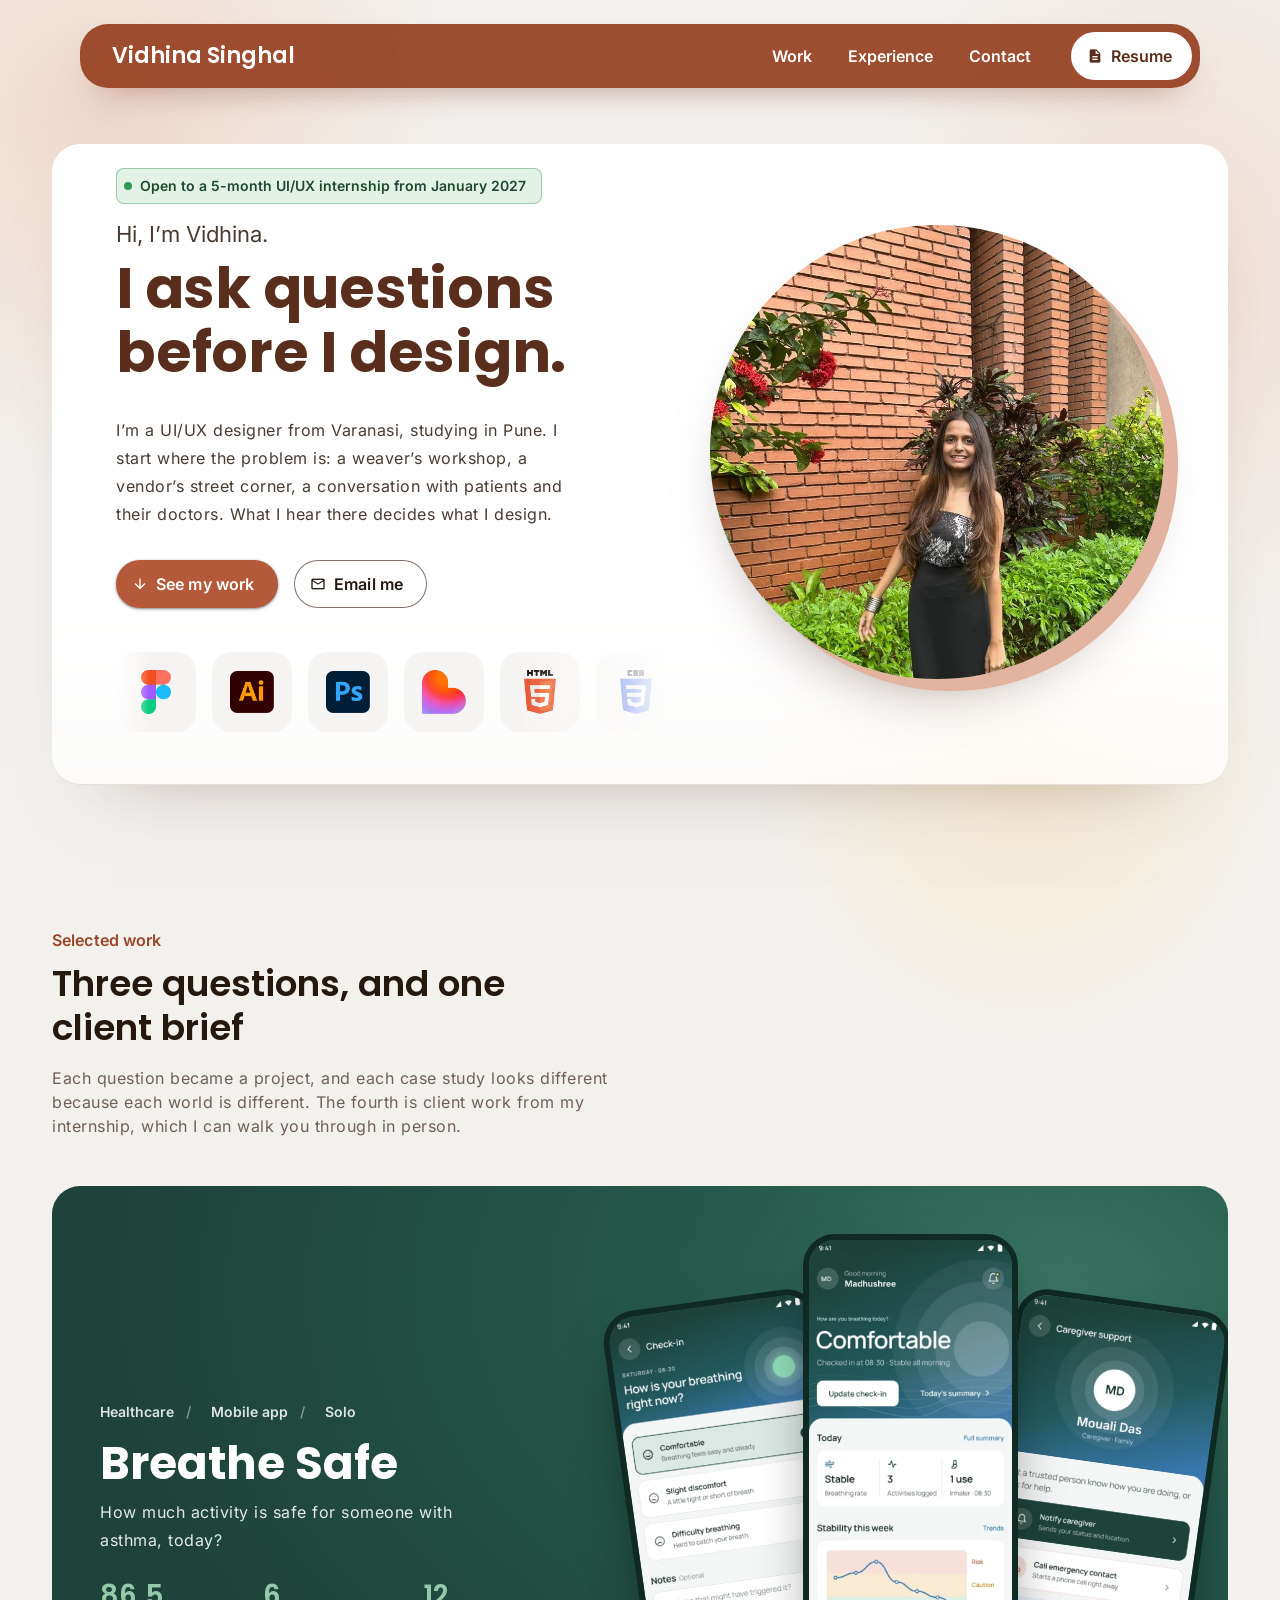
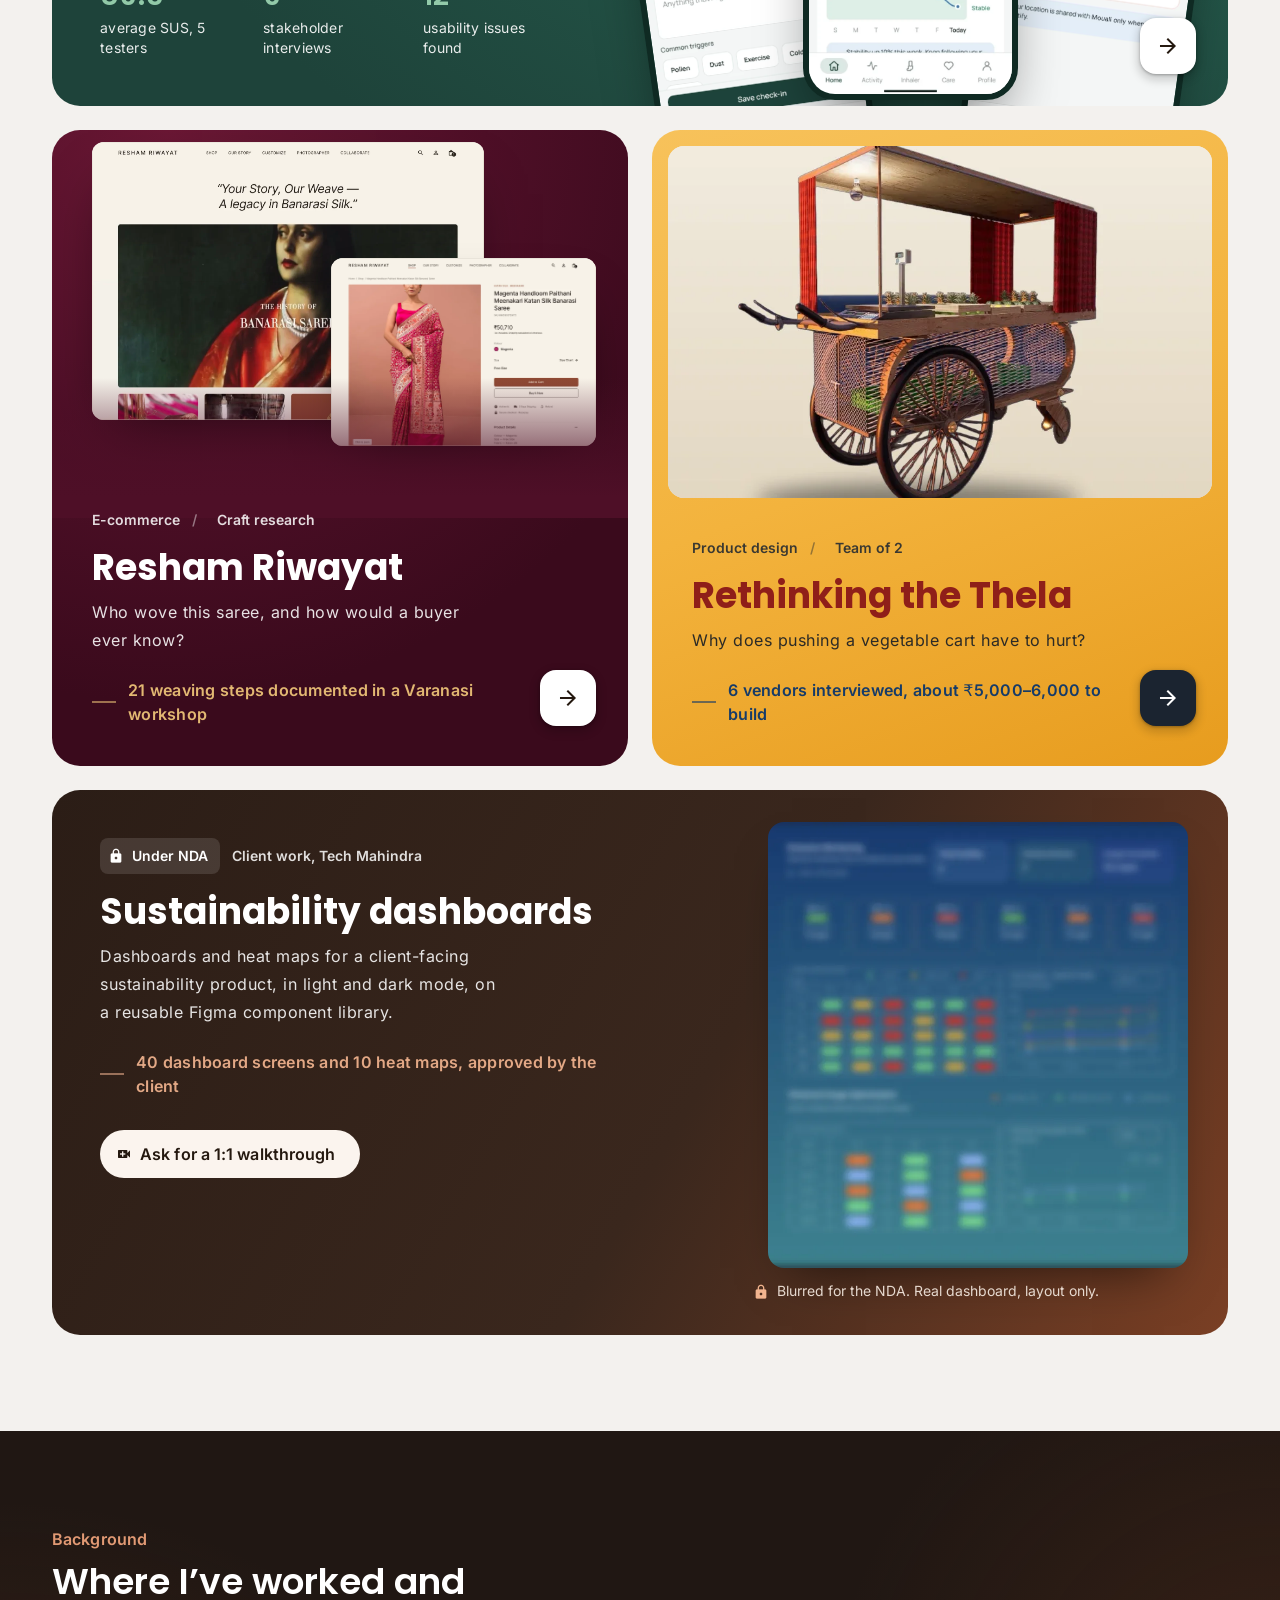
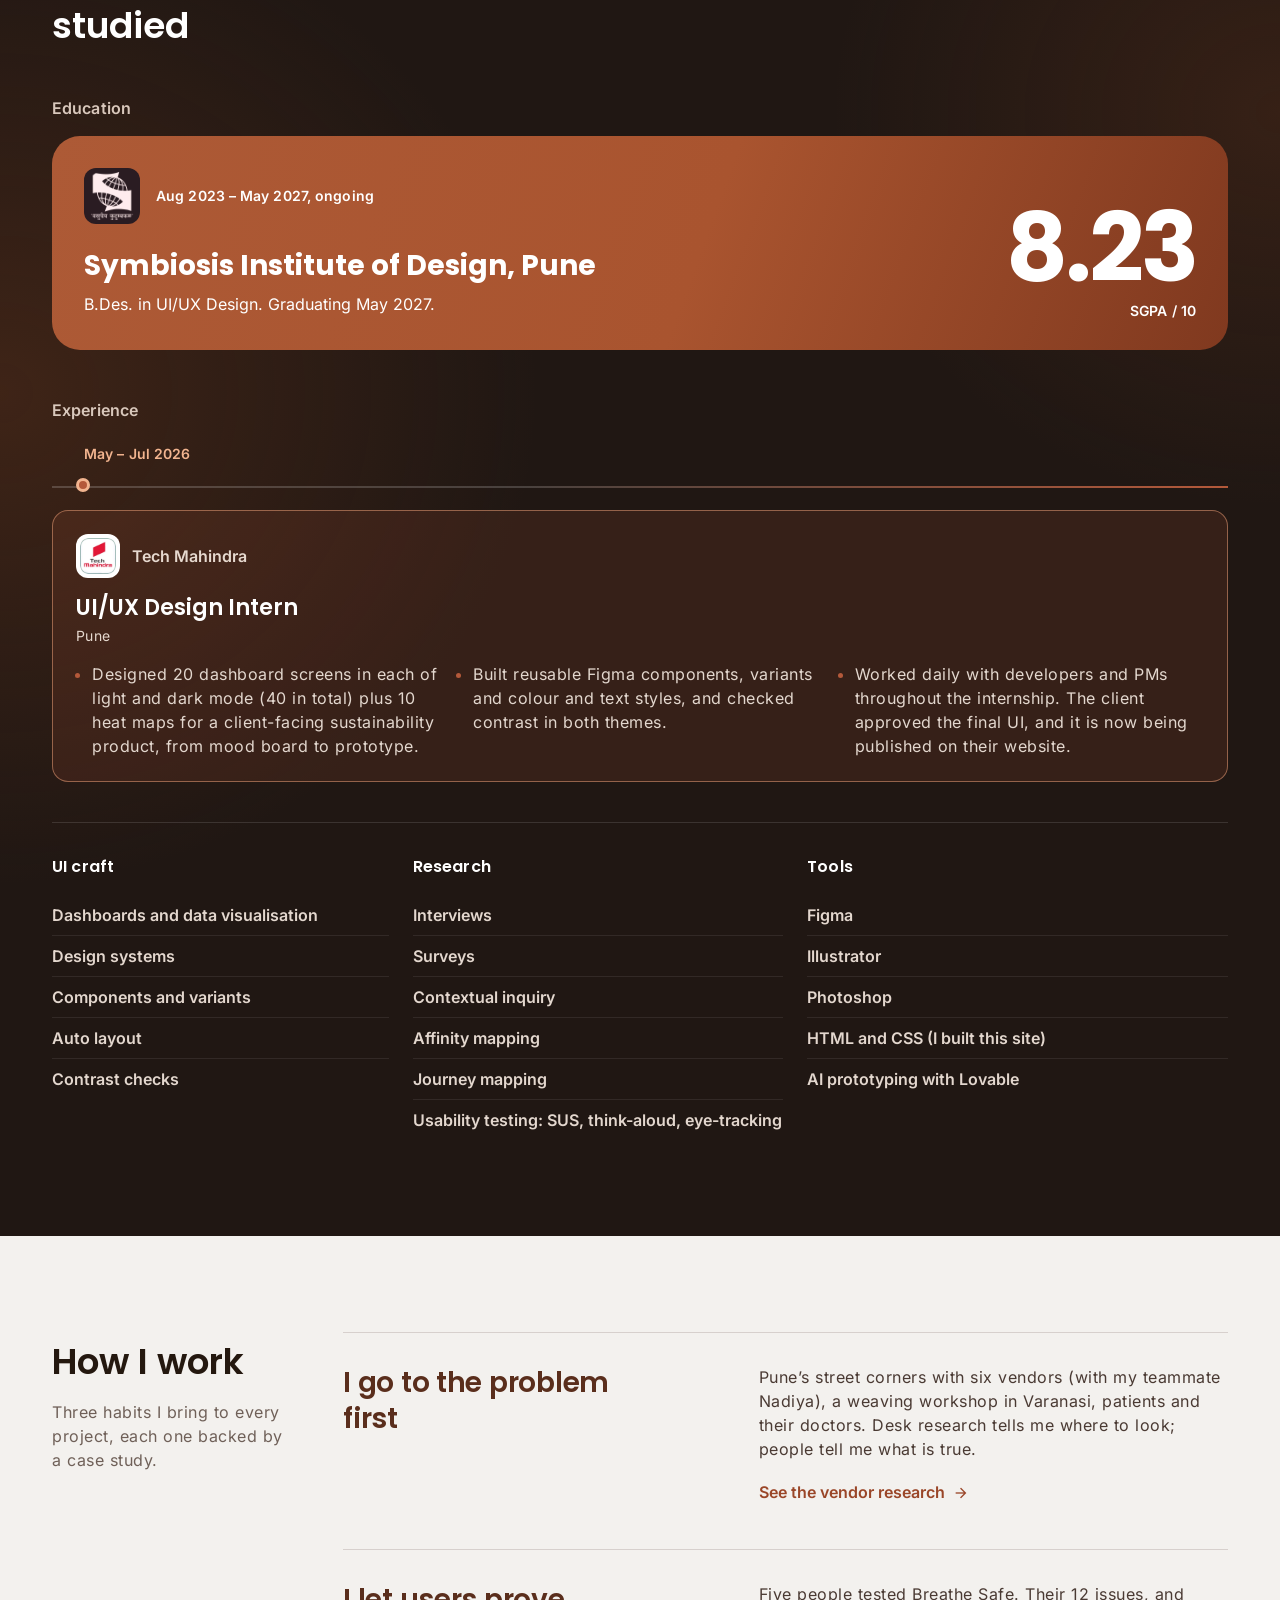
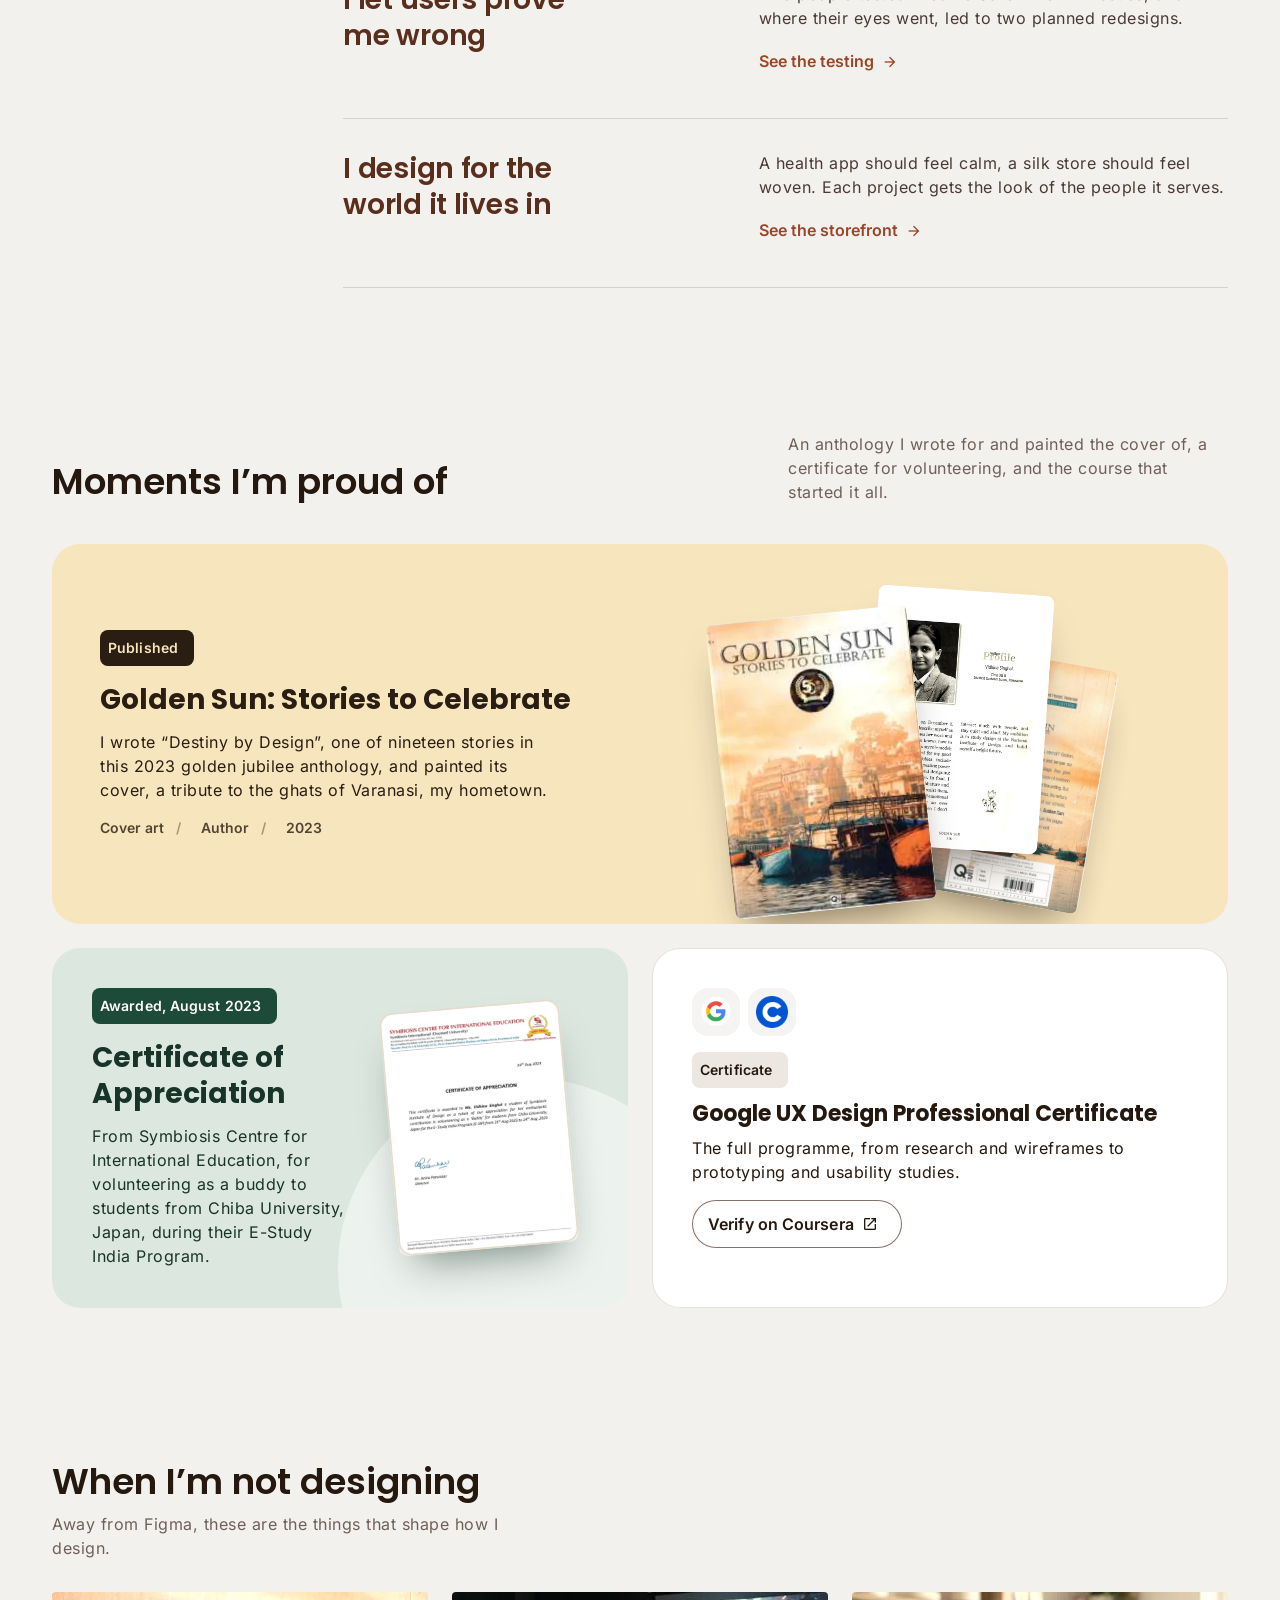
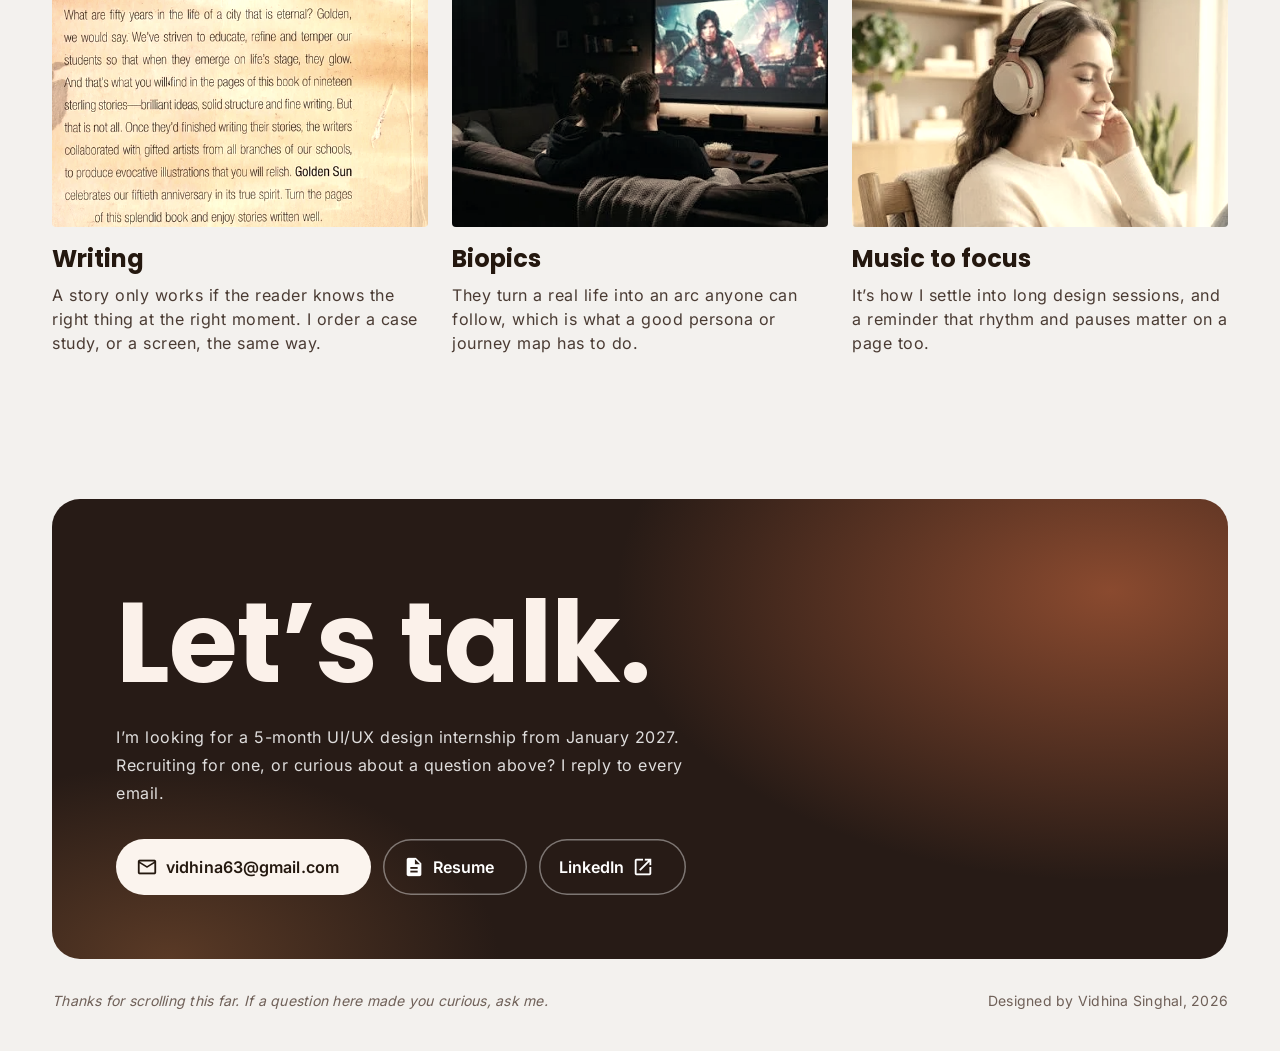
<file: index.html>
<!doctype html>
<html lang="en">
<head>
<meta charset="utf-8">
<meta name="viewport" content="width=device-width, initial-scale=1">
<title>Vidhina Singhal, UI/UX designer</title>
<meta name="description" content="Vidhina Singhal, UI/UX designer and B.Des. student at Symbiosis Institute of Design, Pune. Case studies: Breathe Safe (asthma app), Resham Riwayat (Banarasi silk e-commerce) and Rethinking the Thela (street vendor cart). Open to a 5-month UI/UX internship from January 2027.">
<meta name="author" content="Vidhina Singhal">
<meta name="theme-color" content="#9A4628">
<link rel="canonical" href="https://vidhina05.github.io/">
<meta property="og:type" content="website">
<meta property="og:title" content="Vidhina Singhal, UI/UX designer">
<meta property="og:description" content="I ask questions before I design. B.Des. student at Symbiosis Institute of Design, previously a UI/UX Design Intern at Tech Mahindra. Open to a 5-month internship from January 2027.">
<meta property="og:url" content="https://vidhina05.github.io/">
<meta property="og:image" content="https://vidhina05.github.io/assets/og-image.jpg?v=3">
<meta name="twitter:card" content="summary_large_image">
<link rel="icon" href="assets/favicon.svg?v=2" type="image/svg+xml">
<link rel="apple-touch-icon" href="assets/apple-touch-icon.png?v=2">
<link rel="preload" href="assets/fonts/poppins-latin-700-normal.woff2" as="font" type="font/woff2" crossorigin>
<link rel="preload" href="assets/images/home/portrait.webp" as="image">
<link rel="stylesheet" href="css/style.css?v=m3a">
<link rel="stylesheet" href="css/m3.css?v=a11y1">
<link rel="stylesheet" href="css/home3.css?v=a11y2">
<script type="application/ld+json">{"@context":"https://schema.org","@type":"Person","name":"Vidhina Singhal","jobTitle":"UI/UX Designer","address":{"@type":"PostalAddress","addressLocality":"Pune","addressCountry":"IN"},"url":"https://vidhina05.github.io/","email":"mailto:vidhina63@gmail.com","alumniOf":"Symbiosis Institute of Design, Pune","sameAs":["https://www.linkedin.com/in/vidhina-singhal-3a0296372","https://github.com/vidhina05"]}</script>
</head>
<body class="h3">
<a class="skip" href="#main">Skip to content</a>

<header class="n3">
  <div class="n3-in">
    <a class="n3-brand" href="#top">Vidhina Singhal</a>
    <nav class="n3-links" aria-label="Primary">
      <a href="#work">Work</a>
      <a href="#about">Experience</a>
      <a href="#contact">Contact</a>
      <a class="n3-cv" href="assets/Vidhina_Singhal_Resume.pdf?v=10" target="_blank" rel="noopener"><span class="mi" aria-hidden="true">description</span>Resume<span class="sr-only"> (PDF, opens in new tab)</span></a>
    </nav>
    <button class="menu-btn" type="button" aria-expanded="false" aria-controls="mobile-menu" aria-label="Open menu"><span class="bars" aria-hidden="true"><i></i><i></i><i></i></span></button>
  </div>
</header>
<nav class="mobile-menu" id="mobile-menu" aria-label="Mobile" aria-hidden="true">
  <a href="#work">Work</a>
  <a href="#about">Experience</a>
  <a href="#contact">Contact</a>
  <a href="assets/Vidhina_Singhal_Resume.pdf?v=10" target="_blank" rel="noopener">Resume</a>
  <small>vidhina63@gmail.com</small>
</nav>

<main id="main">

  <!-- HERO -->
  <section class="x-hero" id="top" aria-labelledby="h-title">
    <div class="w3">
      <div class="hc">
        <div class="hc-t">
          <p class="open3"><i aria-hidden="true"></i>Open to a 5-month UI/UX internship from January 2027</p>
          <p class="hc-hi">Hi, I’m Vidhina.</p>
          <h1 id="h-title">I ask questions before I design.</h1>
          <p class="hc-intro">I’m a UI/UX designer from Varanasi, studying in Pune. I start where the problem is: a weaver’s workshop, a vendor’s street corner, a conversation with patients and their doctors. What I hear there decides what I design.</p>
          <div class="hc-cta">
            <a class="b3 b3-fill" href="#work"><span class="mi" aria-hidden="true">arrow_downward</span>See my work</a>
            <a class="b3 b3-line" href="mailto:vidhina63@gmail.com"><span class="mi" aria-hidden="true">mail_outline</span>Email me</a>
          </div>
          <div class="tl3" role="group" aria-label="Tools I use">
            <ul class="tl3-track"><li><img src="assets/icons/tools2/figma.png" alt="" width="40" height="40"><span>Figma</span></li><li><img src="assets/icons/tools2/illustrator.png" alt="" width="40" height="40"><span>Illustrator</span></li><li><img src="assets/icons/tools2/photoshop.png" alt="" width="40" height="40"><span>Photoshop</span></li><li><img src="assets/icons/tools2/lovable.png" alt="" width="40" height="40"><span>Lovable</span></li><li><img src="assets/icons/tools2/html.png" alt="" width="40" height="40"><span>HTML</span></li><li><img src="assets/icons/tools2/css.png" alt="" width="40" height="40"><span>CSS</span></li></ul>
            <ul class="tl3-track" aria-hidden="true"><li><img src="assets/icons/tools2/figma.png" alt="" width="40" height="40"><span>Figma</span></li><li><img src="assets/icons/tools2/illustrator.png" alt="" width="40" height="40"><span>Illustrator</span></li><li><img src="assets/icons/tools2/photoshop.png" alt="" width="40" height="40"><span>Photoshop</span></li><li><img src="assets/icons/tools2/lovable.png" alt="" width="40" height="40"><span>Lovable</span></li><li><img src="assets/icons/tools2/html.png" alt="" width="40" height="40"><span>HTML</span></li><li><img src="assets/icons/tools2/css.png" alt="" width="40" height="40"><span>CSS</span></li></ul>
          </div>
        </div>
        <figure class="hc-v">
          <div class="hc-ring"><img src="assets/images/home/portrait.webp" width="900" height="1200" alt="Portrait of Vidhina Singhal"></div>
        </figure>
      </div>
    </div>
  </section>

  <!-- WORK -->
  <section class="s3 x-work" id="work" aria-labelledby="work-h">
    <div class="w3">
      <div class="s3-head">
        <div>
          <p class="ey3">Selected work</p>
          <h2 class="h3t" id="work-h">Three questions, and one client brief</h2>
          <p class="s3-sub">Each question became a project, and each case study looks different because each world is different. The fourth is client work from my internship, which I can walk you through in person.</p>
        </div>
      </div>

      <div class="pg3">
        <article class="pc pc-bs" id="p-bs">
          <a class="pc-link" href="breathe-safe.html"><span class="sr-only">Read the Breathe Safe case study</span></a>
          <div class="pc-t">
            <ul class="pc-tags"><li>Healthcare</li><li>Mobile app</li><li>Solo</li></ul>
            <h3>Breathe Safe</h3>
            <p class="pc-q">How much activity is safe for someone with asthma, today?</p>
            <ul class="pc-n"><li><b>86.5</b>average SUS, 5 testers</li><li><b>6</b>stakeholder interviews</li><li><b>12</b>usability issues found</li></ul>
          </div>
          <div class="pc-v" aria-hidden="true">
            <img class="ph1" src="assets/images/scr-checkin.webp" width="564" height="1256" alt="" loading="lazy">
            <img class="ph2" src="assets/images/scr-home.webp?v=2" width="564" height="1256" alt="" loading="lazy">
            <img class="ph3" src="assets/images/scr-caregiver.webp?v=2" width="564" height="1254" alt="" loading="lazy">
          </div>
          <span class="pc-go" aria-hidden="true"><span class="mi">arrow_forward</span></span>
        </article>

        <article class="pc pc-rr" id="p-rr">
          <a class="pc-link" href="banarasi-silk.html"><span class="sr-only">Read the Resham Riwayat case study</span></a>
          <div class="pc-v" aria-hidden="true">
            <div class="rr-w1"><img src="assets/images/rr-home.webp" width="1441" height="1025" alt="" loading="lazy"></div>
            <div class="rr-w2"><img src="assets/images/rr-product.webp" width="1224" height="870" alt="" loading="lazy"></div>
          </div>
          <div class="pc-t">
            <ul class="pc-tags"><li>E-commerce</li><li>Craft research</li></ul>
            <h3>Resham Riwayat</h3>
            <p class="pc-q">Who wove this saree, and how would a buyer ever know?</p>
            <p class="pc-f">21 weaving steps documented in a Varanasi workshop</p>
          </div>
          <span class="pc-go" aria-hidden="true"><span class="mi">arrow_forward</span></span>
        </article>

        <article class="pc pc-th" id="p-th">
          <a class="pc-link" href="fruit-vegetable-carts.html"><span class="sr-only">Read the Rethinking the Thela case study</span></a>
          <div class="pc-v" aria-hidden="true"><img src="assets/images/vg-render.webp" width="840" height="670" alt="" loading="lazy"></div>
          <div class="pc-t">
            <ul class="pc-tags"><li>Product design</li><li>Team of 2</li></ul>
            <h3>Rethinking the Thela</h3>
            <p class="pc-q">Why does pushing a vegetable cart have to hurt?</p>
            <p class="pc-f">6 vendors interviewed, about ₹5,000–6,000 to build</p>
          </div>
          <span class="pc-go" aria-hidden="true"><span class="mi">arrow_forward</span></span>
        </article>

        <article class="pc pc-nda" id="p-nda" aria-labelledby="nda-h">
          <div class="pc-t">
            <ul class="pc-tags"><li><span class="mi" aria-hidden="true">lock</span>Under NDA</li><li>Client work, Tech Mahindra</li></ul>
            <h3 id="nda-h">Sustainability dashboards</h3>
            <p class="pc-q">Dashboards and heat maps for a client-facing sustainability product, in light and dark mode, on a reusable Figma component library.</p>
            <p class="pc-f">40 dashboard screens and 10 heat maps, approved by the client</p>
            <a class="b3 b3-cream" href="mailto:vidhina63@gmail.com?subject=Tech%20Mahindra%20dashboard%20walkthrough"><span class="mi" aria-hidden="true">video_call</span>Ask for a 1:1 walkthrough</a>
          </div>
          <figure class="pc-v nda3 nda-real">
            <img src="assets/images/nda-heatmap-blur.webp" width="800" height="851" loading="lazy" alt="One of the heat-map dashboards I designed, blurred for the NDA: summary cards, a colour-coded pollutant table and trend charts">
            <figcaption><span class="mi" aria-hidden="true">lock</span>Blurred for the NDA. Real dashboard, layout only.</figcaption>
          </figure>
        </article>
      </div>
    </div>
  </section>

  <!-- EDUCATION & EXPERIENCE -->
  <section class="s3 x-ex" id="about" aria-labelledby="ex-h">
    <div class="w3">
      <p class="ey3">Background</p>
      <h2 class="h3t" id="ex-h">Where I’ve worked and studied</h2>

      <p class="ex-k">Education</p>
      <div class="edu">
        <div>
          <p class="edu-top"><img src="assets/images/logo-sid.webp" width="50" height="54" alt="" aria-hidden="true"><span>Aug 2023 – May 2027, ongoing</span></p>
          <h3>Symbiosis Institute of Design, Pune</h3>
          <p>B.Des. in UI/UX Design. Graduating May 2027.</p>
        </div>
        <p class="edu-gpa"><b>8.23</b><span>SGPA / 10</span></p>
      </div>

      <p class="ex-k">Experience</p>
      <ol class="tlx tlx-one">
        <li class="tlx-c now">
          <p class="tlx-d">May – Jul 2026</p>
          <div class="tlx-card">
            <p class="tlx-org"><img src="assets/images/logo-techm.webp" width="48" height="48" alt="" aria-hidden="true"><span>Tech Mahindra</span></p>
            <h3>UI/UX Design Intern</h3>
            <p class="tlx-w">Pune</p>
            <ul>
              <li>Designed 20 dashboard screens in each of light and dark mode (40 in total) plus 10 heat maps for a client-facing sustainability product, from mood board to prototype.</li>
              <li>Built reusable Figma components, variants and colour and text styles, and checked contrast in both themes.</li>
              <li>Worked daily with developers and PMs throughout the internship. The client approved the final UI, and it is now being published on their website.</li>
            </ul>
          </div>
        </li>
      </ol>

      <div class="sk3">
        <div><h3>UI craft</h3><ul class="sk-c"><li>Dashboards and data visualisation</li><li>Design systems</li><li>Components and variants</li><li>Auto layout</li><li>Contrast checks</li></ul></div>
        <div><h3>Research</h3><ul class="sk-c"><li>Interviews</li><li>Surveys</li><li>Contextual inquiry</li><li>Affinity mapping</li><li>Journey mapping</li><li>Usability testing: SUS, think-aloud, eye-tracking</li></ul></div>
        <div><h3>Tools</h3><ul class="sk-c"><li>Figma</li><li>Illustrator</li><li>Photoshop</li><li>HTML and CSS (I built this site)</li><li>AI prototyping with Lovable</li></ul></div>
      
      </div>
    </div>
  </section>

  <!-- HOW I WORK -->
  <section class="s3 x-how" aria-labelledby="hw-h">
    <div class="w3 how3">
      <div class="how3-h">
        <h2 class="h3t" id="hw-h">How I work</h2>
        <p class="s3-sub">Three habits I bring to every project, each one backed by a case study.</p>
      </div>
      <ul class="how3-r">
        <li><h3>I go to the problem first</h3><p>Pune’s street corners with six vendors (with my teammate Nadiya), a weaving workshop in Varanasi, patients and their doctors. Desk research tells me where to look; people tell me what is true.</p><a href="fruit-vegetable-carts.html#research">See the vendor research<span class="mi" aria-hidden="true">arrow_forward</span></a></li>
        <li><h3>I let users prove me wrong</h3><p>Five people tested Breathe Safe. Their 12 issues, and where their eyes went, led to two planned redesigns.</p><a href="breathe-safe.html#testing">See the testing<span class="mi" aria-hidden="true">arrow_forward</span></a></li>
        <li><h3>I design for the world it lives in</h3><p>A health app should feel calm, a silk store should feel woven. Each project gets the look of the people it serves.</p><a href="banarasi-silk.html#design">See the storefront<span class="mi" aria-hidden="true">arrow_forward</span></a></li>
      </ul>
    </div>
  </section>

  <!-- MILESTONES -->
  <section class="s3 x-ms" id="recognition" aria-labelledby="rc-h">
    <div class="w3">
      <div class="ms-head"><h2 class="h3t" id="rc-h">Moments I’m proud of</h2><p class="s3-sub">An anthology I wrote for and painted the cover of, a certificate for volunteering, and the course that started it all.</p></div>
      <div class="ms3">
        <article class="ms ms-book">
          <div class="ms-t">
            <span class="ms-tag">Published</span>
            <h3>Golden Sun: Stories to Celebrate</h3>
            <p>I wrote “Destiny by Design”, one of nineteen stories in this 2023 golden jubilee anthology, and painted its cover, a tribute to the ghats of Varanasi, my hometown.</p>
            <ul class="ms-chips"><li>Cover art</li><li>Author</li><li>2023</li></ul>
          </div>
          <div class="ms-v">
            <img class="bk1 zoomable" src="assets/images/ms-cover-crop.webp" width="348" height="509" alt="Cover of Golden Sun: Stories to Celebrate, showing boats on the Varanasi ghats" loading="lazy">
            <img class="bk2" src="assets/images/home/book-bio.webp" width="700" height="1031" alt="" aria-hidden="true" loading="lazy">
            <img class="bk3" src="assets/images/home/book-back.webp" width="700" height="1031" alt="" aria-hidden="true" loading="lazy">
          </div>
        </article>
        <article class="ms ms-cert">
          <div class="ms-t">
            <span class="ms-tag">Awarded, August 2023</span>
            <h3>Certificate of Appreciation</h3>
            <p>From Symbiosis Centre for International Education, for volunteering as a buddy to students from Chiba University, Japan, during their E-Study India Program.</p>
          </div>
          <div class="ms-v"><img class="zoomable" src="assets/images/ms-certificate.webp" width="444" height="600" alt="Certificate of Appreciation from Symbiosis Centre for International Education, dated 24 August 2023" loading="lazy"></div>
        </article>
        <article class="ms ms-g">
          <span class="ms-logos" aria-hidden="true"><img src="assets/logos/google.png" alt="" width="36" height="36"><img src="assets/logos/coursera.png" alt="" width="36" height="36"></span>
          <div>
            <span class="ms-tag">Certificate</span>
            <h3>Google UX Design Professional Certificate</h3>
            <p>The full programme, from research and wireframes to prototyping and usability studies.</p>
          </div>
          <a class="b3 b3-line" href="https://www.coursera.org/account/accomplishments/specialization/52BG5F5OXFAE" target="_blank" rel="noopener">Verify on Coursera<span class="mi" aria-hidden="true">open_in_new</span><span class="sr-only"> (opens in new tab)</span></a>
        </article>
      </div>
    </div>
  </section>

  <!-- OFF-SCREEN -->
  <section class="s3 x-off" aria-labelledby="pb-h">
    <div class="w3">
      <h2 class="h3t off-h" id="pb-h">When I’m not designing<span>Away from Figma, these are the things that shape how I design.</span></h2>
      <ul class="off3">
        <li><img src="assets/images/home/off-writing2.webp" width="580" height="362" alt="Back cover text of Golden Sun, the anthology I wrote a story for" loading="lazy"><div><h3>Writing</h3><p>A story only works if the reader knows the right thing at the right moment. I order a case study, or a screen, the same way.</p></div></li>
        <li><img src="assets/images/home/off-cinema.webp" width="512" height="279" alt="" loading="lazy"><div><h3>Biopics</h3><p>They turn a real life into an arc anyone can follow, which is what a good persona or journey map has to do.</p></div></li>
        <li><img src="assets/images/home/off-music.webp" width="512" height="279" alt="" loading="lazy"><div><h3>Music to focus</h3><p>It’s how I settle into long design sessions, and a reminder that rhythm and pauses matter on a page too.</p></div></li>
      </ul>
    </div>
  </section>

  <!-- CONTACT -->
  <section class="s3 x-ct" id="contact" aria-labelledby="ct-h">
    <div class="w3">
      <div class="ct3">
        <h2 id="ct-h">Let’s talk.</h2>
        <p class="ct3-t">I’m looking for a 5-month UI/UX design internship from January 2027. Recruiting for one, or curious about a question above? I reply to every email.</p>
        <ul class="ct3-l">
          <li><a class="b3 b3-cream big" href="mailto:vidhina63@gmail.com"><span class="mi" aria-hidden="true">mail_outline</span>vidhina63@gmail.com</a></li>
          <li><a class="b3 b3-ghost big" href="assets/Vidhina_Singhal_Resume.pdf?v=10" target="_blank" rel="noopener"><span class="mi" aria-hidden="true">description</span>Resume<span class="sr-only"> (PDF, opens in new tab)</span></a></li>
          <li><a class="b3 b3-ghost big" href="https://www.linkedin.com/in/vidhina-singhal-3a0296372" target="_blank" rel="noopener">LinkedIn<span class="mi" aria-hidden="true">open_in_new</span><span class="sr-only"> (opens in new tab)</span></a></li>
        </ul>
      </div>
      <div class="ft3"><p><i>Thanks for scrolling this far. If a question here made you curious, ask me.</i></p><p>Designed by Vidhina Singhal, 2026</p></div>
    </div>
  </section>
</main>
<script src="js/script.js?v=20261025" defer></script>
</body>
</html>
</file>
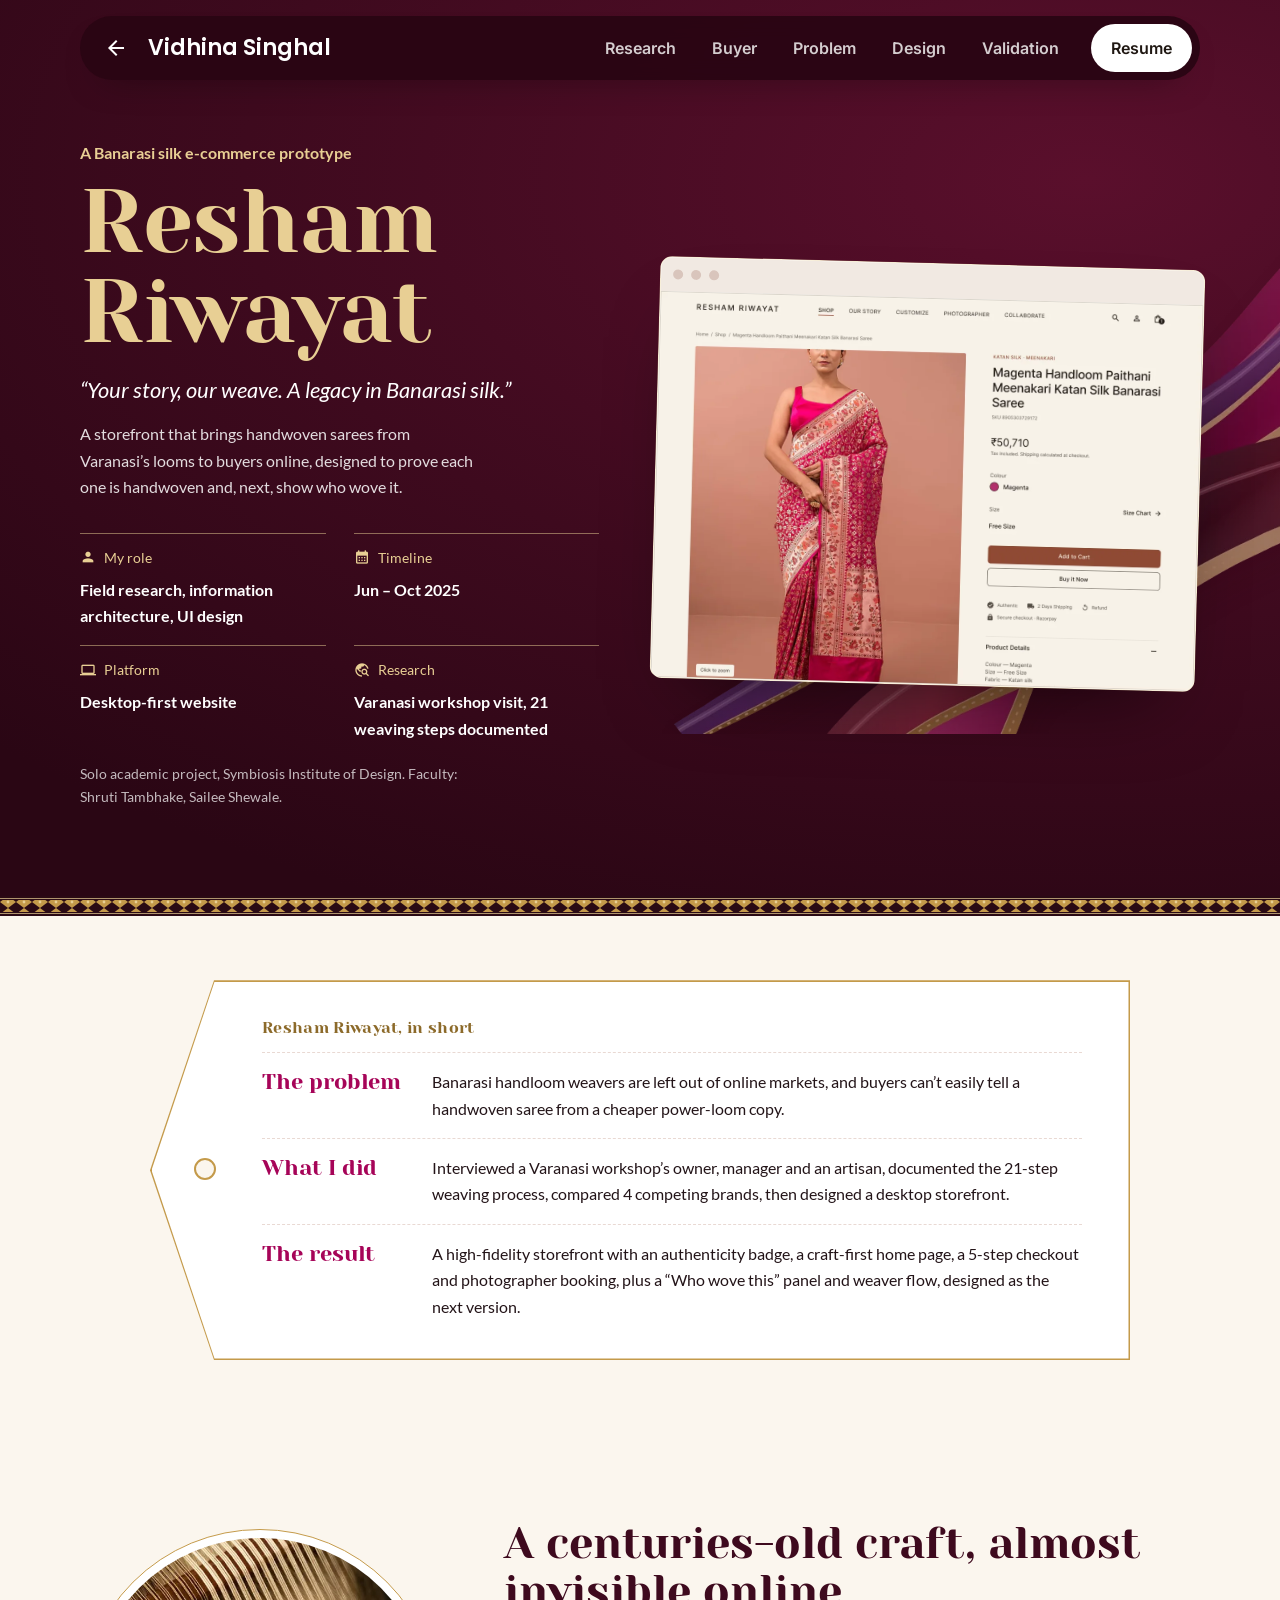
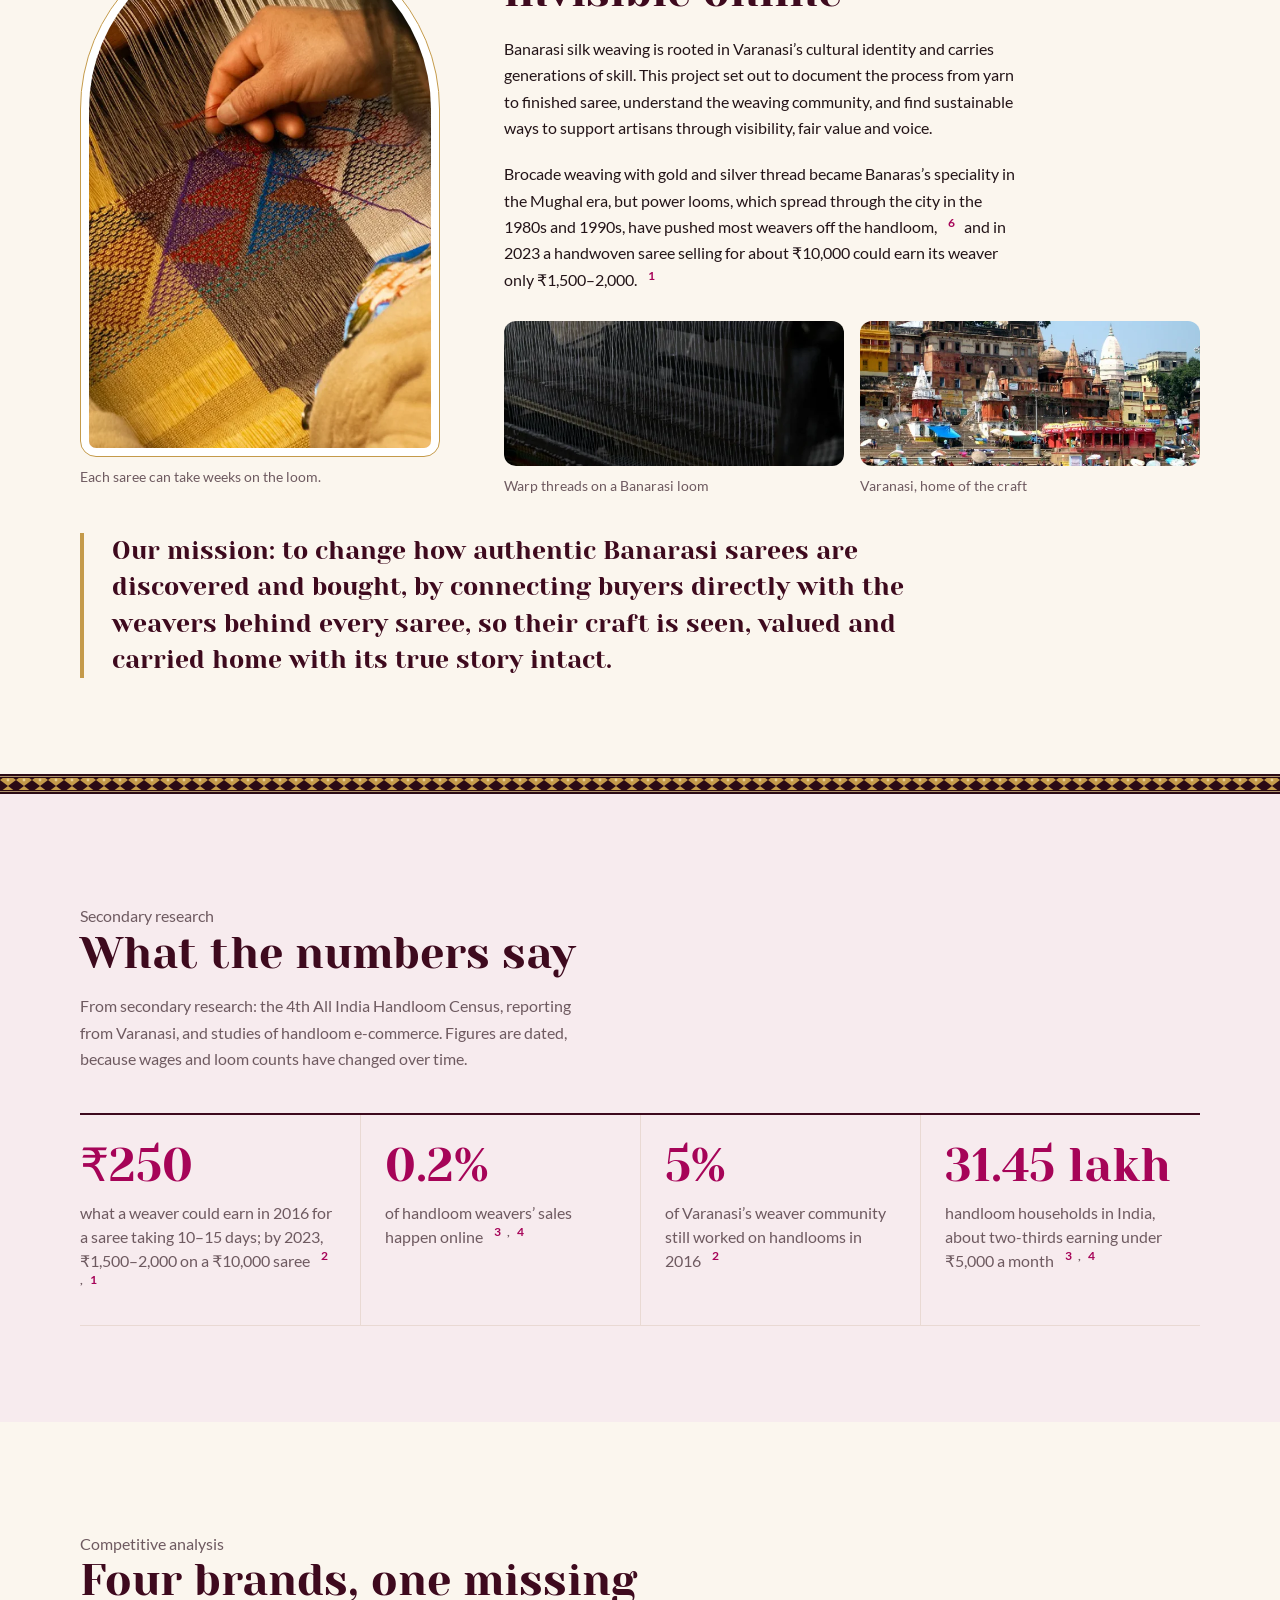
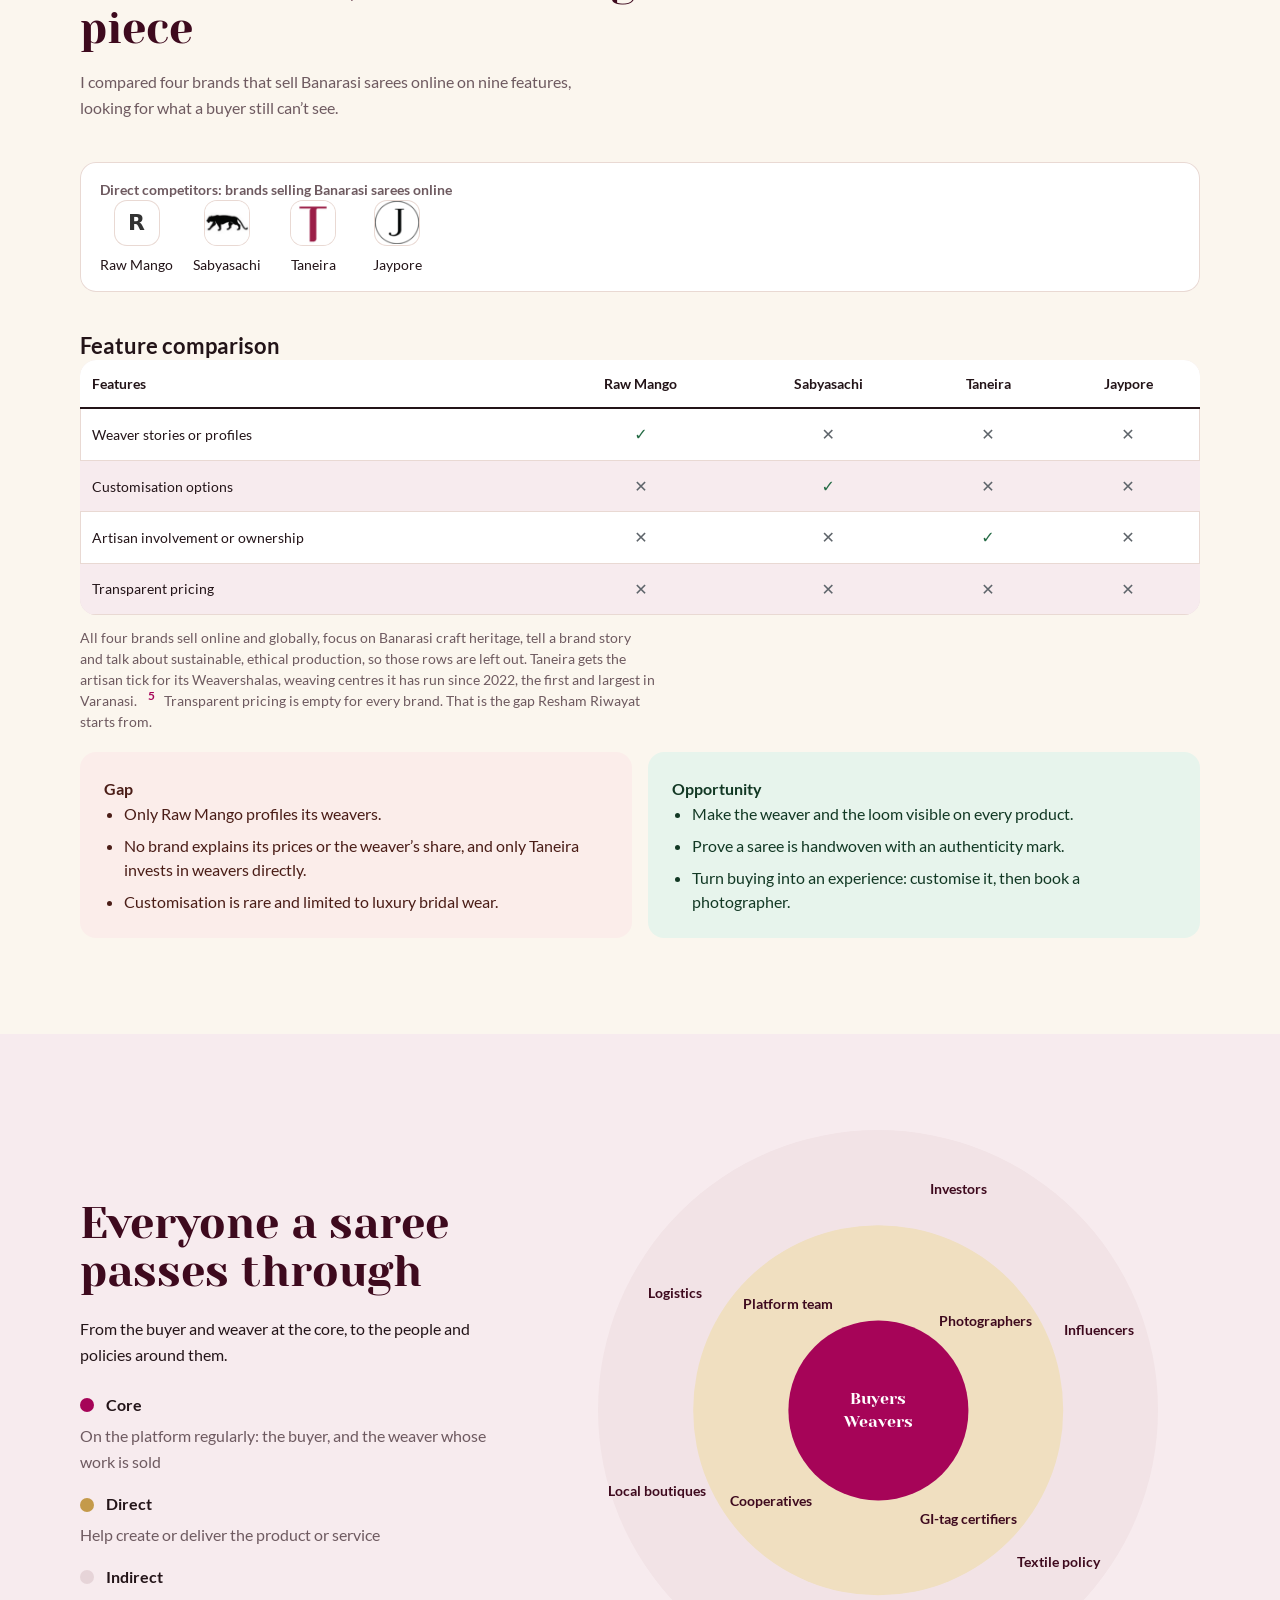
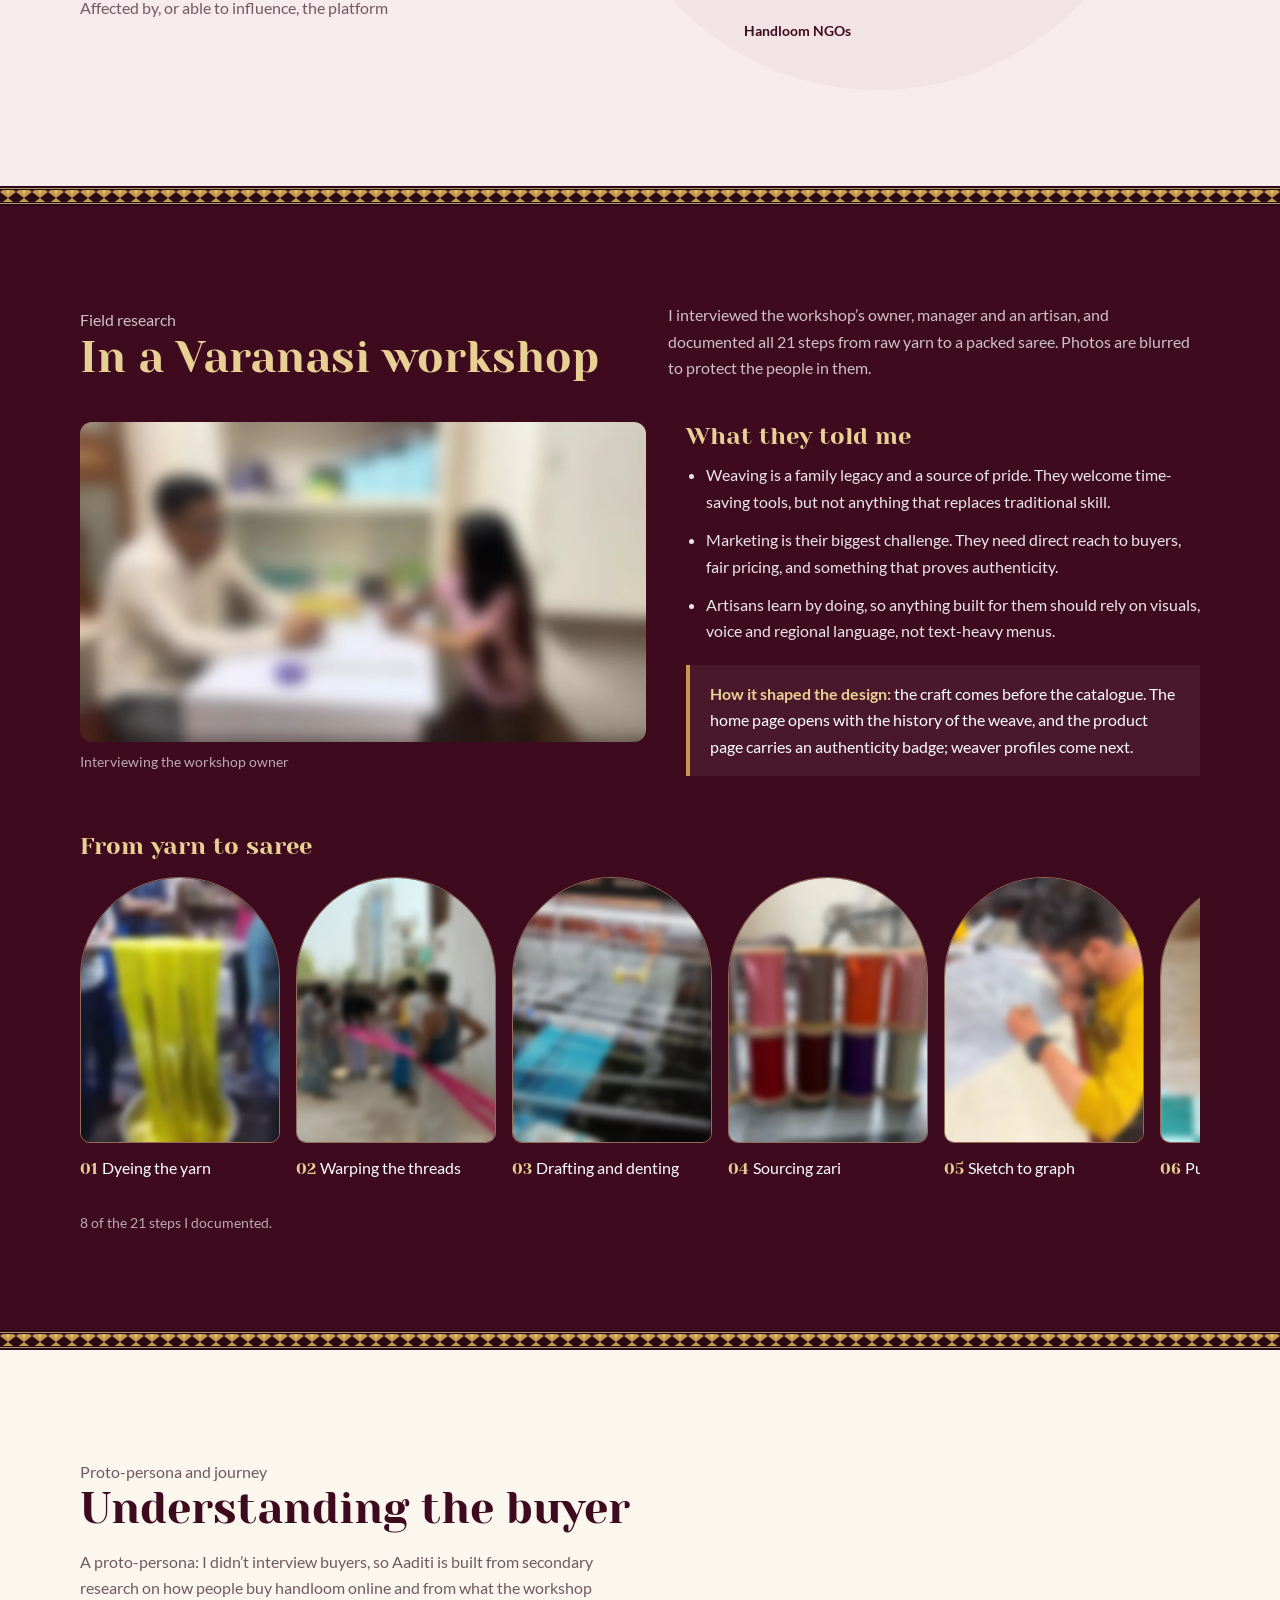
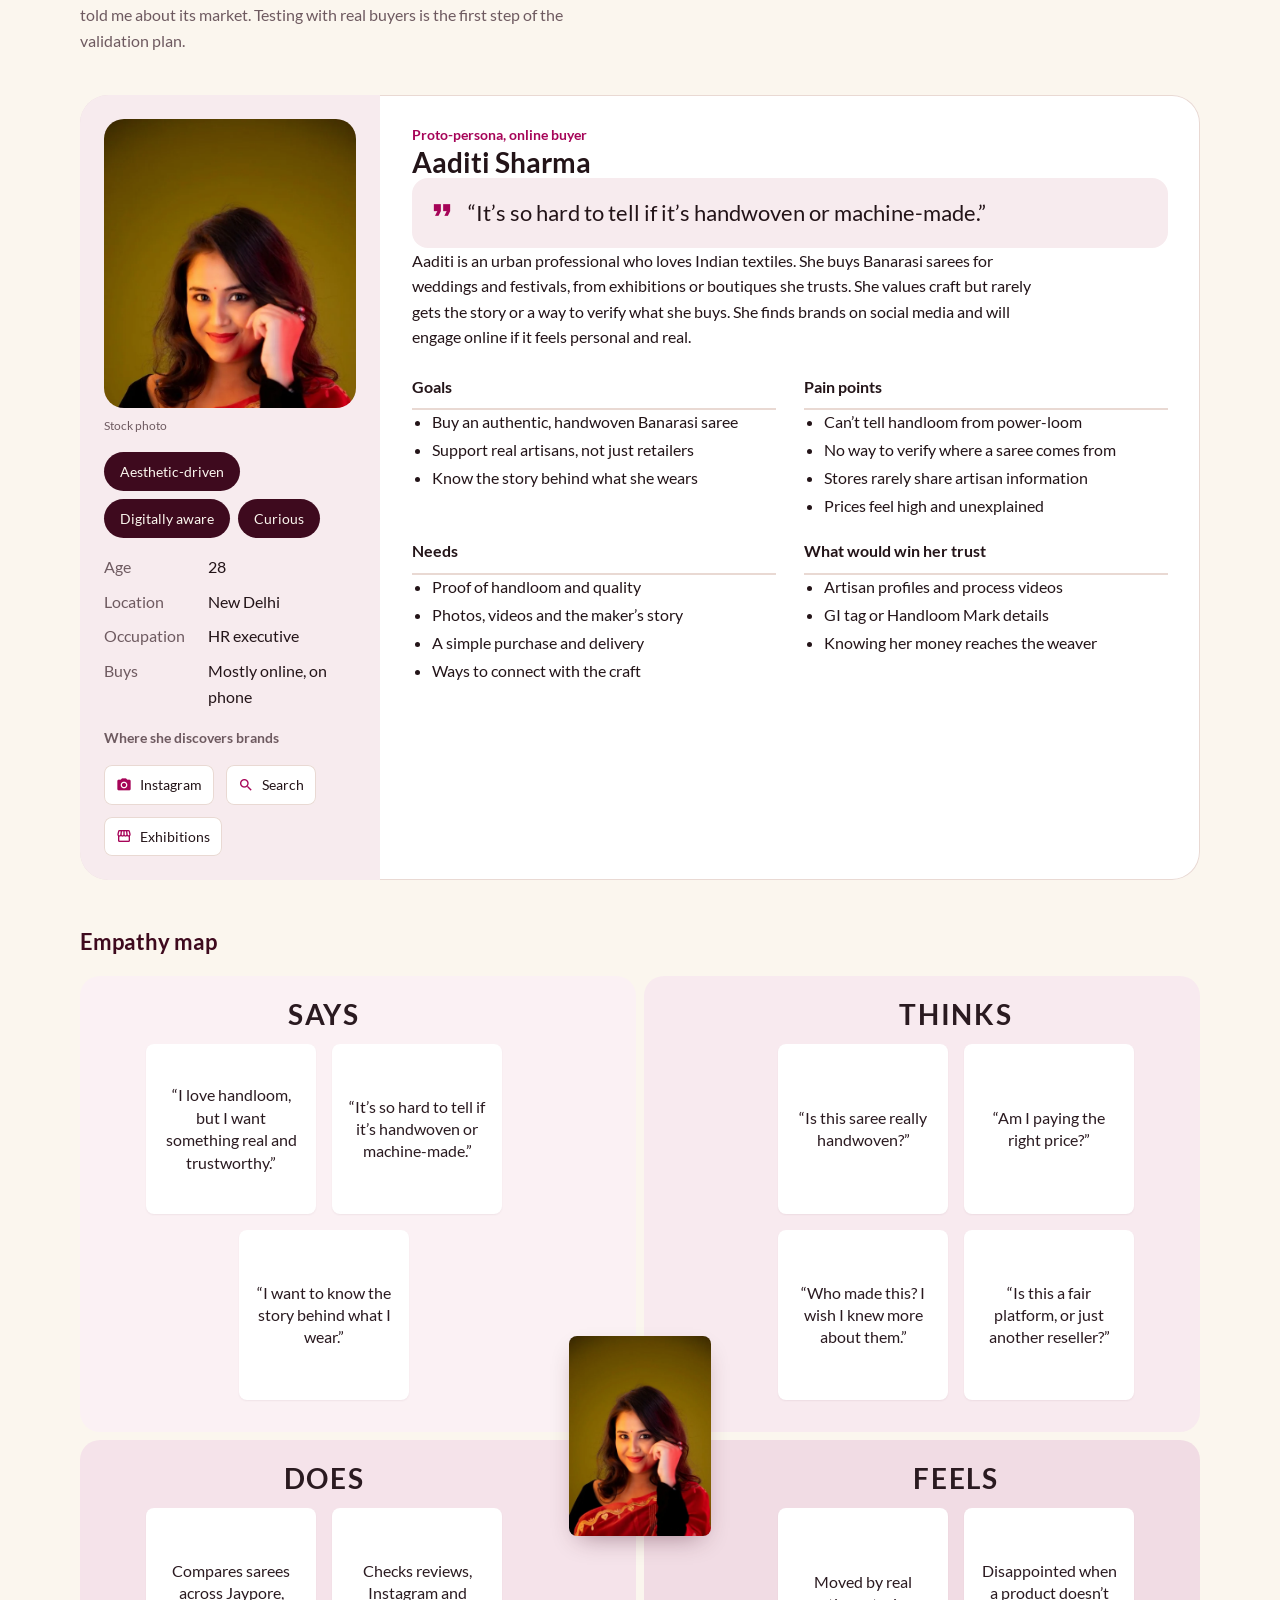
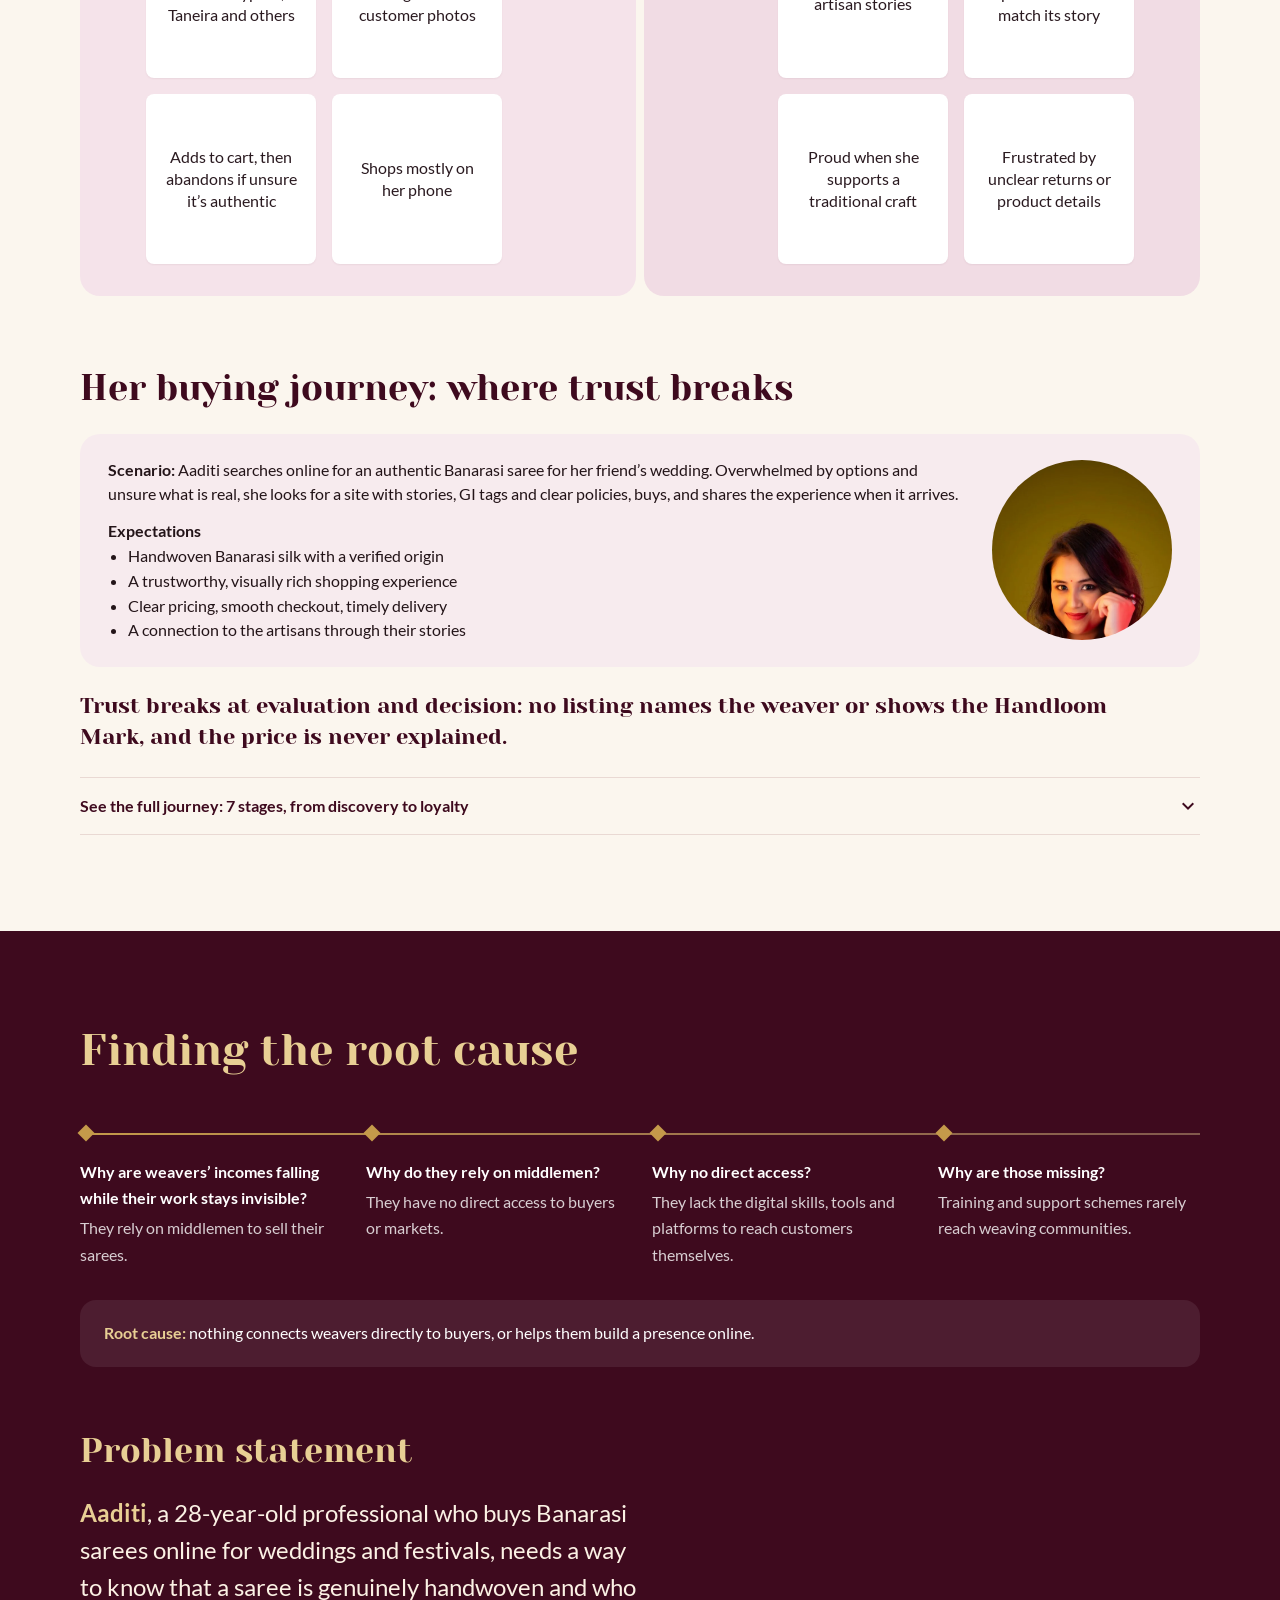
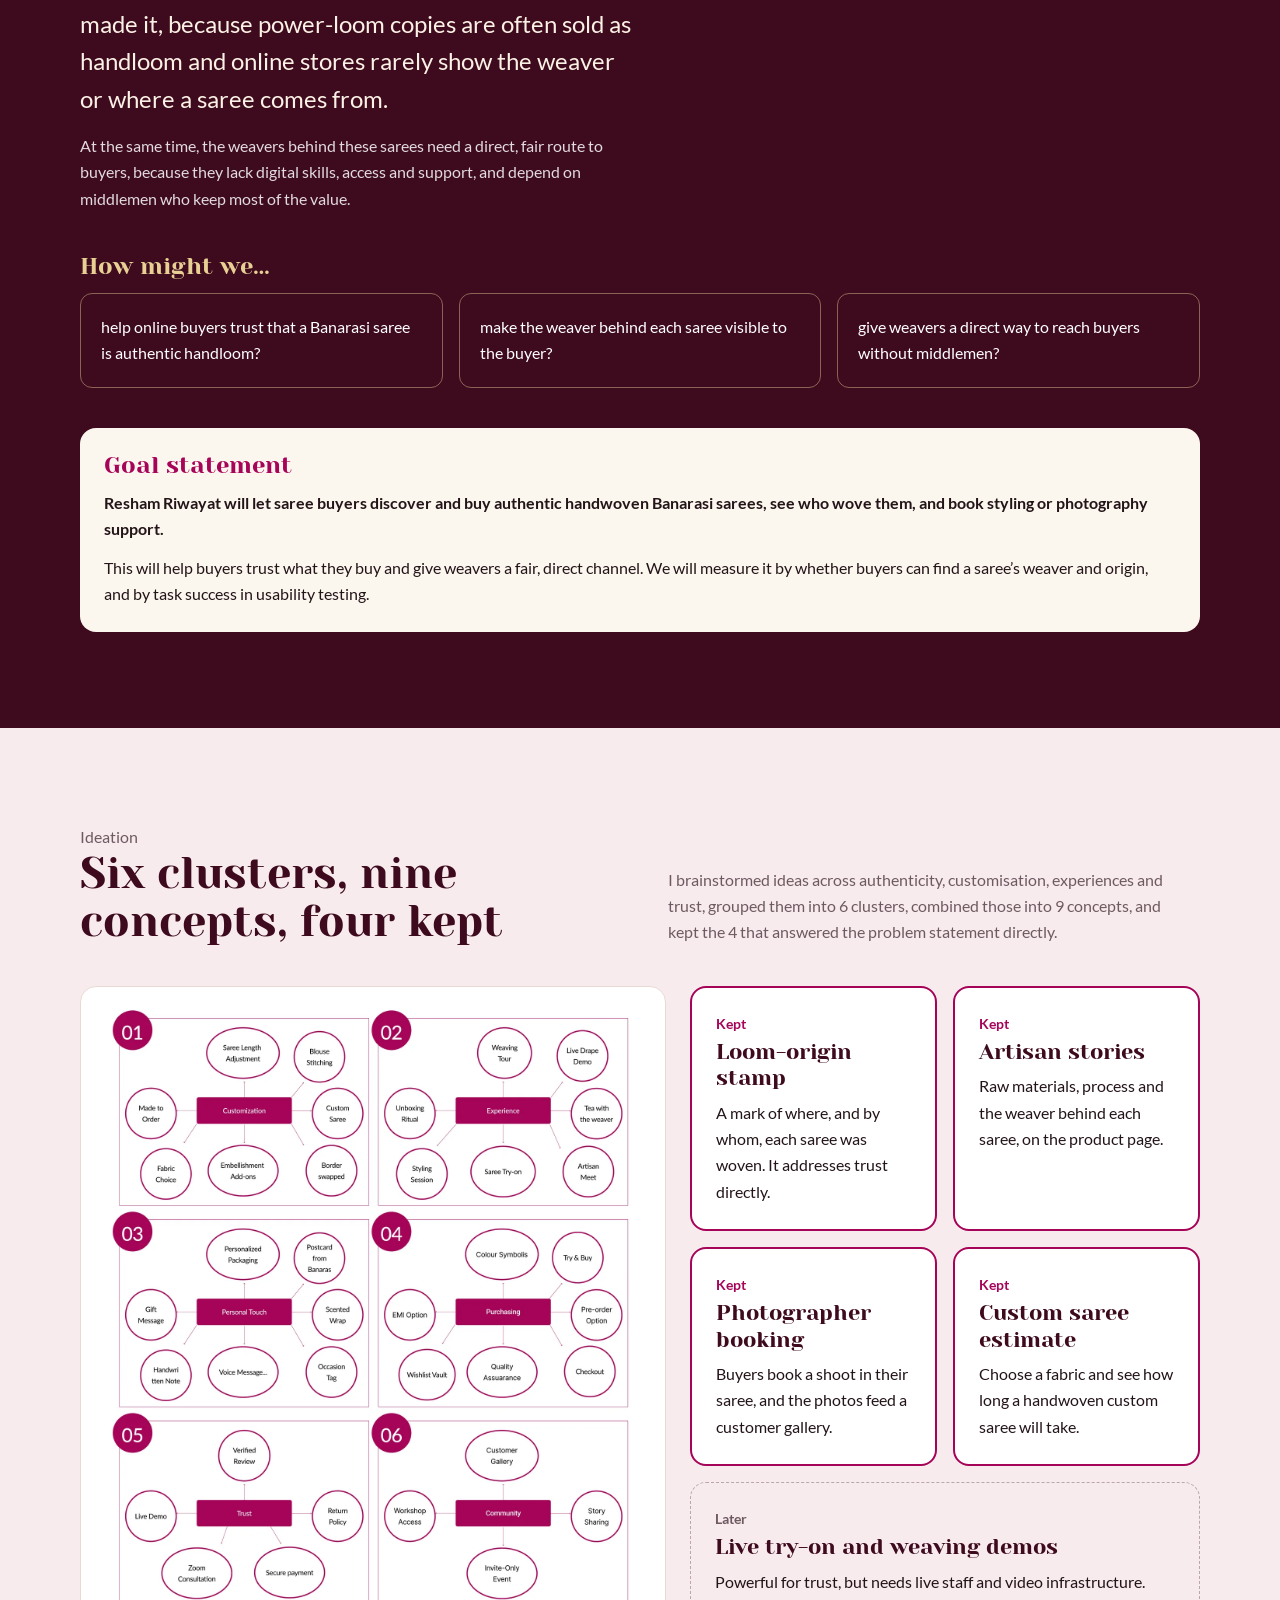
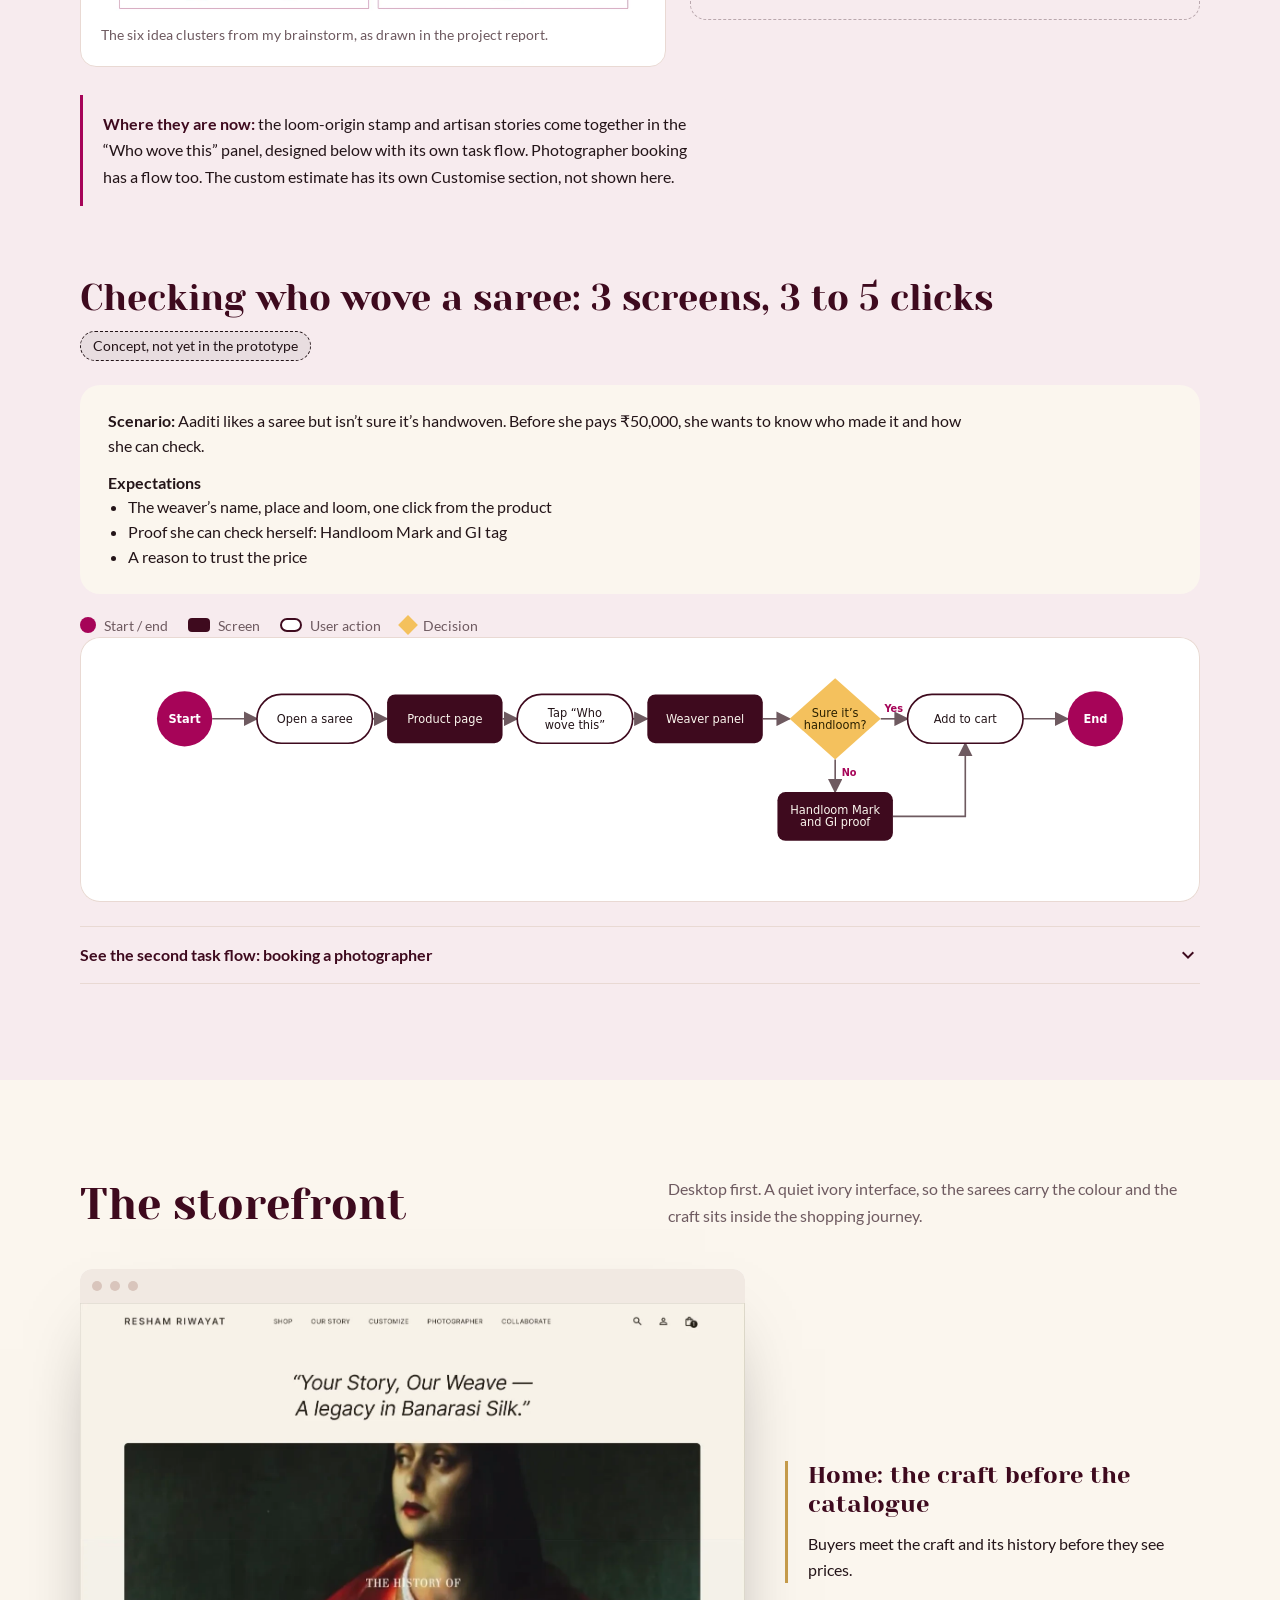
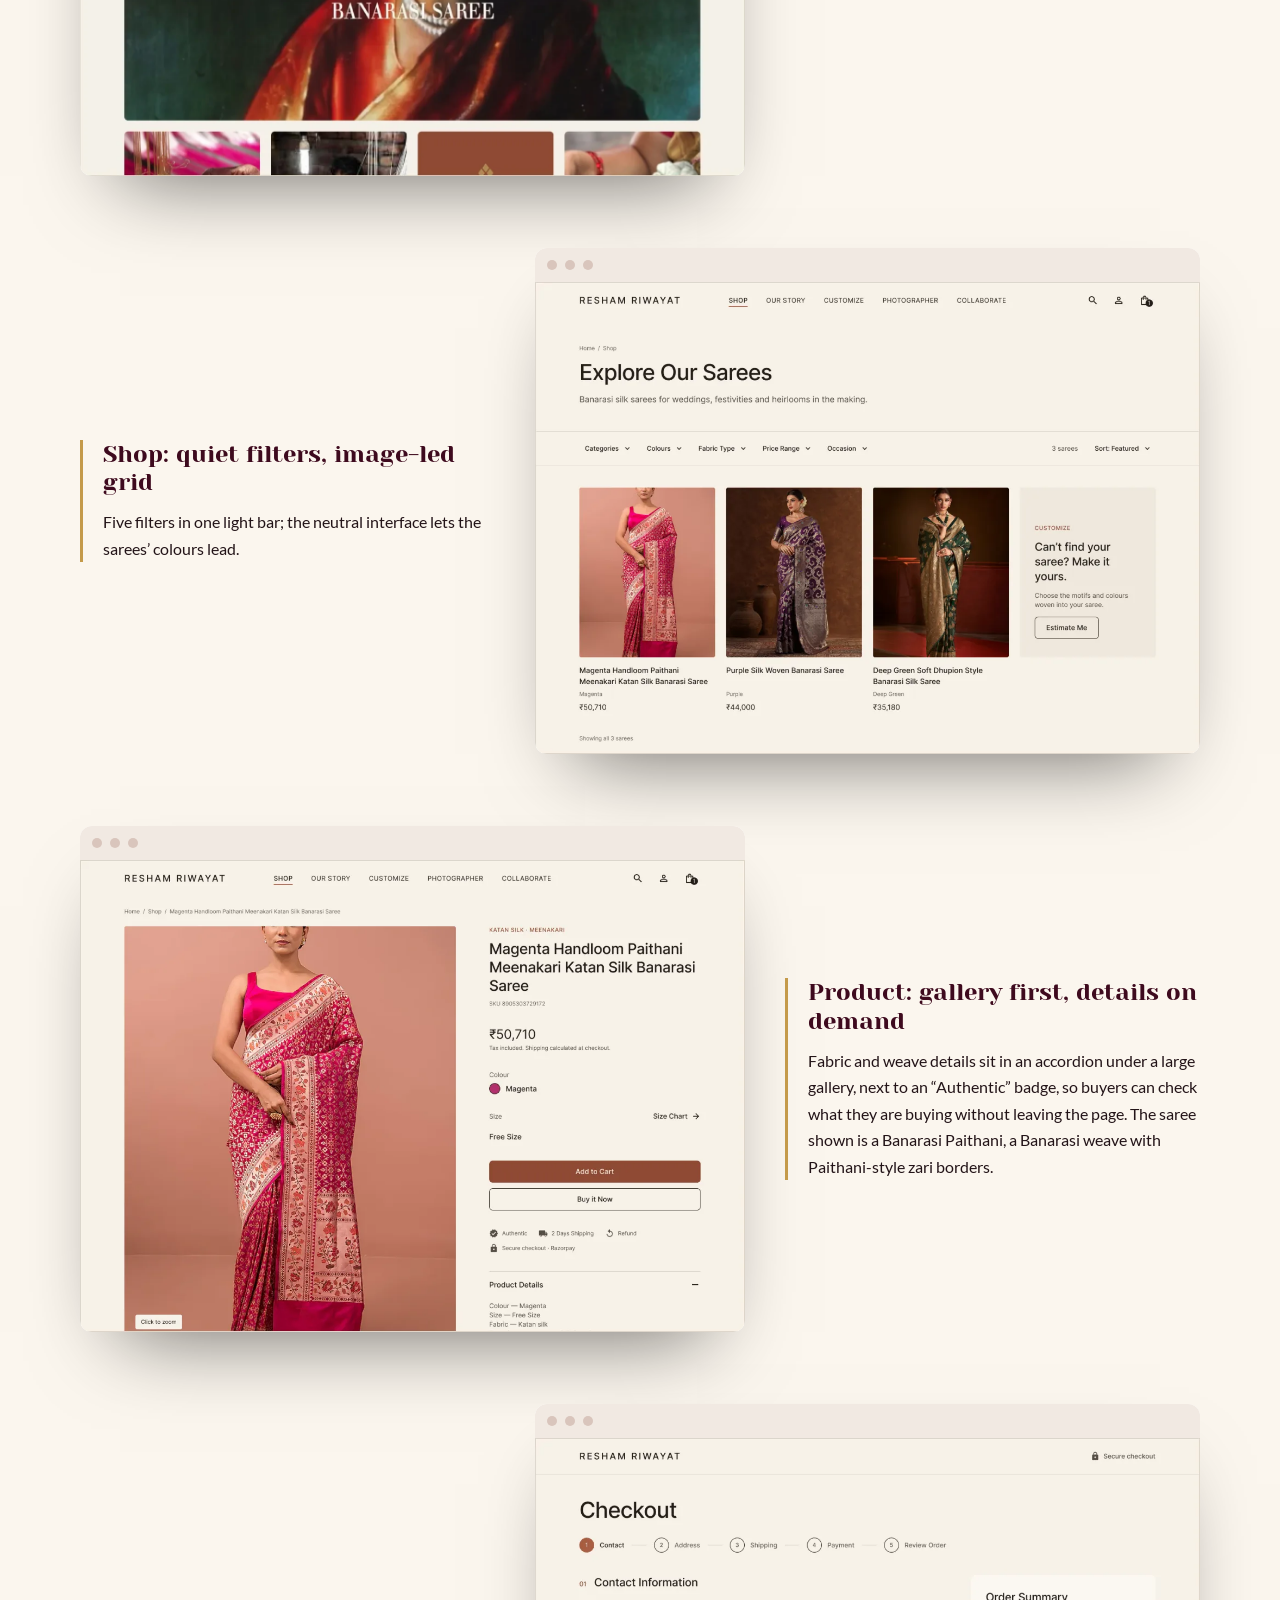
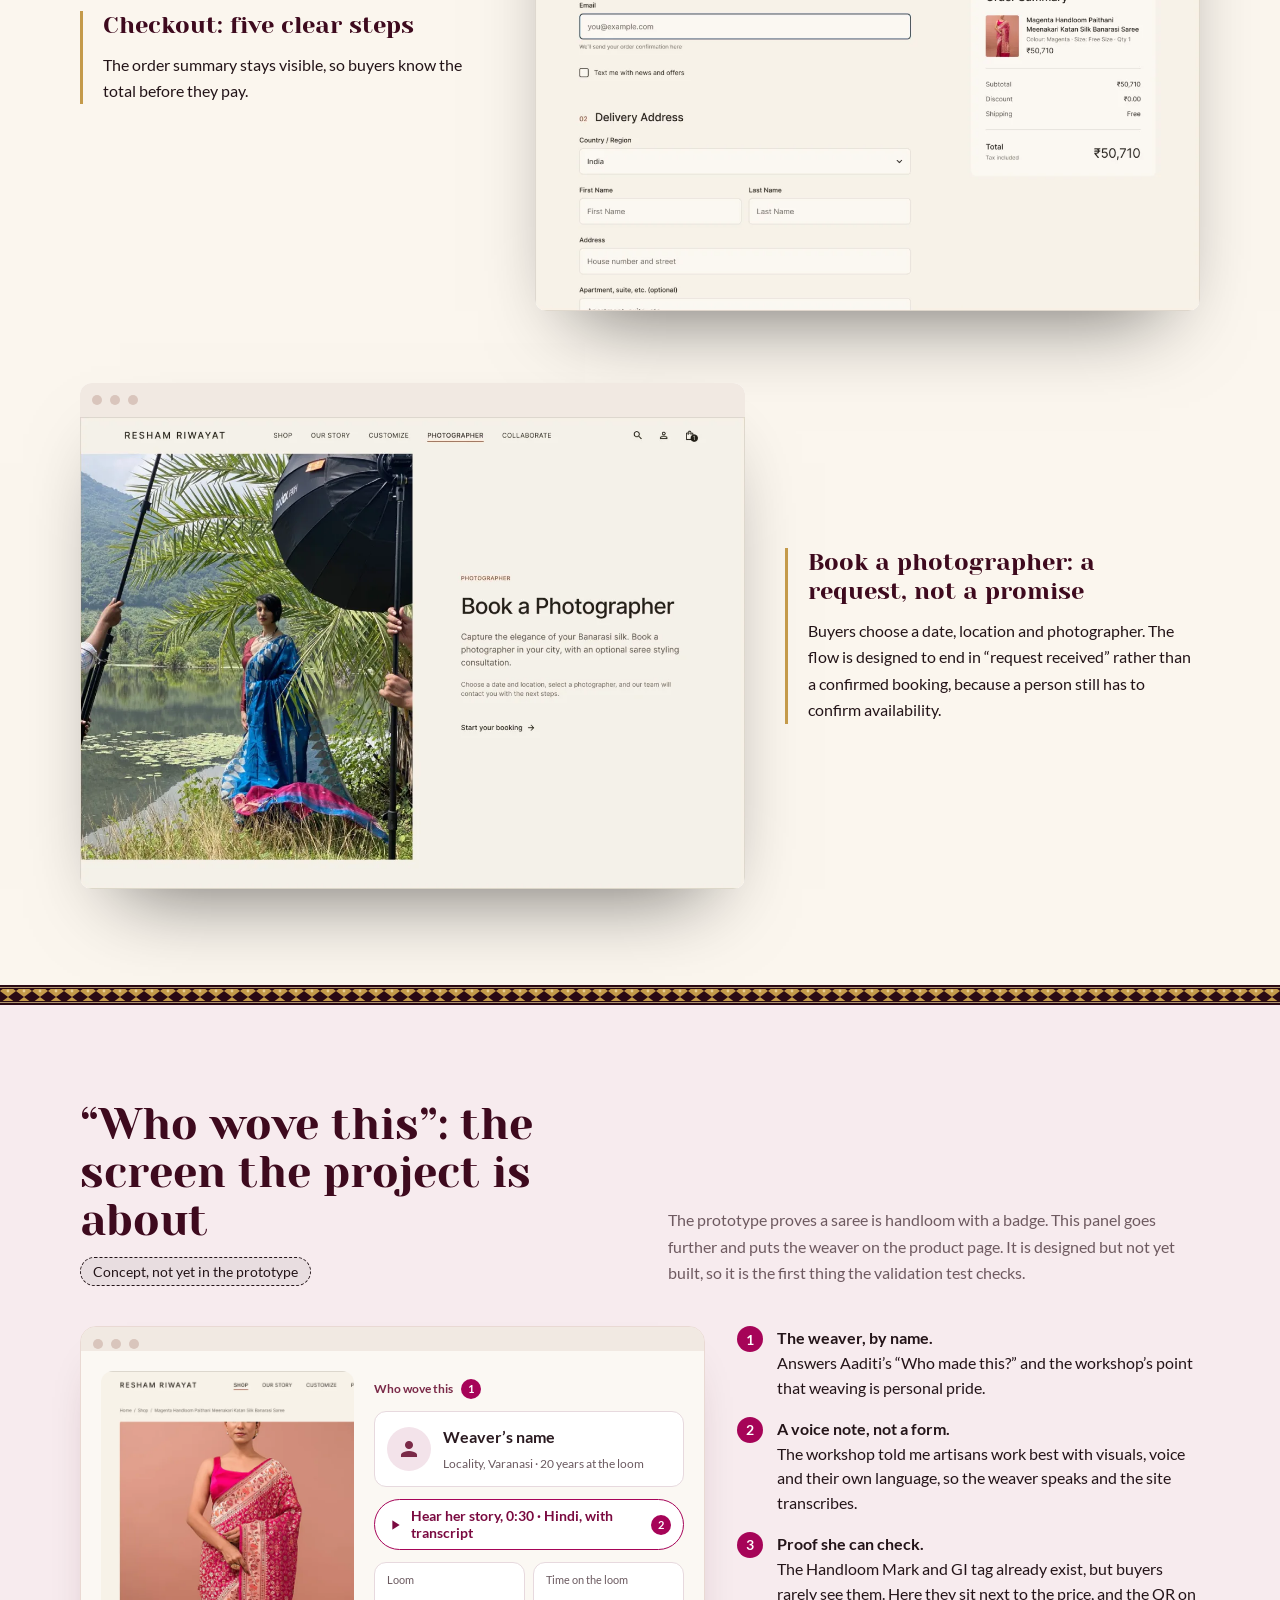
<file: banarasi-silk.html>
<!doctype html>
<html lang="en">
<head>
<meta charset="utf-8">
<meta name="viewport" content="width=device-width, initial-scale=1">
<title>Resham Riwayat, Banarasi silk storefront case study | Vidhina Singhal</title>
<meta name="description" content="Resham Riwayat: field research in a Varanasi weaving workshop and a desktop storefront designed to prove a saree is handwoven and, next, show who wove it. A case study by Vidhina Singhal.">
<meta name="theme-color" content="#2a0a14">
<link rel="canonical" href="https://vidhina05.github.io/banarasi-silk.html">
<meta property="og:type" content="article">
<meta property="og:title" content="Resham Riwayat, a case study by Vidhina Singhal">
<meta property="og:description" content="A Banarasi silk storefront built on field research in a Varanasi weaving workshop.">
<meta property="og:url" content="https://vidhina05.github.io/banarasi-silk.html">
<meta property="og:image" content="https://vidhina05.github.io/assets/og-banarasi.jpg?v=3">
<meta name="twitter:card" content="summary_large_image">
<link rel="icon" href="assets/favicon.svg?v=2" type="image/svg+xml">
<link rel="apple-touch-icon" href="assets/apple-touch-icon.png?v=2">
<link rel="stylesheet" href="css/style.css?v=m3a">
<link rel="stylesheet" href="css/m3.css?v=a11y1">
<link rel="stylesheet" href="css/silk.css?v=m3a">
<link rel="stylesheet" href="css/cs-shared.css?v=m3b">
</head>
<body class="cs rr2">
<a class="skip" href="#main">Skip to content</a>
<header class="cs-bar" role="banner">
  <div class="in">
    <a class="cs-back" href="index.html#work" aria-label="Back to all projects"><span class="mi" aria-hidden="true">arrow_back</span></a>
    <a class="cs-name" href="index.html">Vidhina Singhal</a>
    <nav class="cs-links" aria-label="Case study sections"><a href="#research">Research</a><a href="#buyer">Buyer</a><a href="#problem">Problem</a><a href="#design">Design</a><a href="#validation">Validation</a><a class="cs-cv" href="assets/Vidhina_Singhal_Resume.pdf?v=10" target="_blank" rel="noopener">Resume<span class="sr-only"> (PDF, opens in new tab)</span></a></nav>
    <button class="menu-btn" type="button" aria-expanded="false" aria-controls="mobile-menu" aria-label="Open menu"><span class="bars" aria-hidden="true"><i></i><i></i><i></i></span></button>
  </div>
  <span class="progress" aria-hidden="true"></span><img class="cs-zari" src="assets/images/zari-nav.svg" alt="" aria-hidden="true">
</header>
<nav class="mobile-menu" id="mobile-menu" aria-label="Case study sections" aria-hidden="true"><a href="#research">Research</a><a href="#field">Varanasi</a><a href="#buyer">Buyer</a><a href="#problem">Problem</a><a href="#design">Design</a><a href="#who">Who wove this</a><a href="#validation">Validation</a><a href="#learned">Learnings</a><a href="#sources">Sources</a><a href="index.html#work">All projects</a><small>Vidhina Singhal, portfolio</small></nav>
<main id="main">

  <!-- HERO -->
  <section class="r-hero" aria-labelledby="r-title">
    <img class="r-ribbon" src="assets/images/hero-silk.webp" width="940" height="836" alt="" aria-hidden="true">
    <div class="r-wrap r-hero-g">
      <div class="r-hero-t">
        <p class="r-kick">A Banarasi silk e-commerce prototype</p>
        <h1 id="r-title">Resham Riwayat</h1>
        <p class="r-tag">“Your story, our weave. A legacy in Banarasi silk.”</p>
        <p class="r-lead">A storefront that brings handwoven sarees from Varanasi’s looms to buyers online, designed to prove each one is handwoven and, next, show who wove it.</p>
        <dl class="r-meta">
          <div><dt class="ic-l"><span class="mi" aria-hidden="true">person</span>My role</dt><dd>Field research, information architecture, UI design</dd></div>
          <div><dt class="ic-l"><span class="mi" aria-hidden="true">calendar_month</span>Timeline</dt><dd>Jun – Oct 2025</dd></div>
          <div><dt class="ic-l"><span class="mi" aria-hidden="true">computer</span>Platform</dt><dd>Desktop-first website</dd></div>
          <div><dt class="ic-l"><span class="mi" aria-hidden="true">travel_explore</span>Research</dt><dd>Varanasi workshop visit, 21 weaving steps documented</dd></div>
        </dl>
        <p class="r-credit">Solo academic project, Symbiosis Institute of Design. Faculty: Shruti Tambhake, Sailee Shewale.</p>
      </div>
      <figure class="r-browser r-hero-b">
        <div class="r-bar" aria-hidden="true"><i></i><i></i><i></i></div>
        <img class="zoomable" src="assets/images/rr-product.webp" width="1224" height="870" alt="Resham Riwayat product page with the authenticity badge">
      </figure>
    </div>
  </section>
  <div class="zari-band" aria-hidden="true"></div>

  <!-- IN SHORT -->
  <section class="r-sec r-short" aria-labelledby="sh-h">
    <div class="r-wrap">
      <h2 class="sr-only" id="sh-h">The project in short</h2>
      <div class="tagcard">
        <span class="tag-hole" aria-hidden="true"></span>
        <p class="tag-brand">Resham Riwayat, in short</p>
        <dl>
          <div><dt>The problem</dt><dd>Banarasi handloom weavers are left out of online markets, and buyers can’t easily tell a handwoven saree from a cheaper power-loom copy.</dd></div>
          <div><dt>What I did</dt><dd>Interviewed a Varanasi workshop’s owner, manager and an artisan, documented the 21-step weaving process, compared 4 competing brands, then designed a desktop storefront.</dd></div>
          <div><dt>The result</dt><dd>A high-fidelity storefront with an authenticity badge, a craft-first home page, a 5-step checkout and photographer booking, plus a “Who wove this” panel and weaver flow, designed as the next version.</dd></div>
        </dl>
      </div>
    </div>
  </section>

  <!-- BACKGROUND -->
  <section class="r-sec" aria-labelledby="bg-h">
    <div class="r-wrap r-split">
      <figure class="x-arch"><img src="assets/images/bn-artisan.webp" width="600" height="981" loading="lazy" alt="An artisan’s hand weaving silk threads on a handloom"><figcaption>Each saree can take weeks on the loom.</figcaption></figure>
      <div>
        <div class="eyeh"><h2 class="r-h2" id="bg-h">A centuries-old craft, almost invisible online</h2></div>
        <p class="r-p">Banarasi silk weaving is rooted in Varanasi’s cultural identity and carries generations of skill. This project set out to document the process from yarn to finished saree, understand the weaving community, and find sustainable ways to support artisans through visibility, fair value and voice.</p>
        <p class="r-p">Brocade weaving with gold and silver thread became Banaras’s speciality in the Mughal era, but power looms, which spread through the city in the 1980s and 1990s, have pushed most weavers off the handloom,<sup class="cite"><a href="#ref-6" aria-label="Source 6">6</a></sup> and in 2023 a handwoven saree selling for about ₹10,000 could earn its weaver only ₹1,500–2,000.<sup class="cite"><a href="#ref-1" aria-label="Source 1">1</a></sup></p>
        <div class="duo">
          <figure><img src="assets/images/bn-weave1.webp" width="704" height="260" loading="lazy" alt="Warp threads stretched on a loom"><figcaption>Warp threads on a Banarasi loom</figcaption></figure>
          <figure><img src="assets/images/bn-ghats.webp" width="704" height="260" loading="lazy" alt="Temples and ghats along the Ganges in Varanasi"><figcaption>Varanasi, home of the craft</figcaption></figure>
        </div>
      </div>
    </div>
      <div class="r-wrap"><blockquote class="x-mission"><p>Our mission: to change how authentic Banarasi sarees are discovered and bought, by connecting buyers directly with the weavers behind every saree, so their craft is seen, valued and carried home with its true story intact.</p></blockquote></div>
  </section>

  <div class="zari-band" aria-hidden="true"></div>

  <!-- SECONDARY -->
  <section class="r-sec r-rose" id="research" aria-labelledby="sr-h">
    <div class="r-wrap">
      <div class="r-head stack"><div class="eyeh"><p class="eyebrow"><span class="mi" aria-hidden="true">query_stats</span>Secondary research</p><h2 class="r-h2" id="sr-h">What the numbers say</h2></div><p>From secondary research: the 4th All India Handloom Census, reporting from Varanasi, and studies of handloom e-commerce. Figures are dated, because wages and loom counts have changed over time.</p></div>
      
      <div class="nums">
        <p><b>₹250</b><span>what a weaver could earn in 2016 for a saree taking 10–15 days; by 2023, ₹1,500–2,000 on a ₹10,000 saree<sup class="cite"><a href="#ref-2" aria-label="Source 2">2</a>,<a href="#ref-1" aria-label="Source 1">1</a></sup></span></p>
        <p><b>0.2%</b><span>of handloom weavers’ sales happen online<sup class="cite"><a href="#ref-3" aria-label="Source 3">3</a>,<a href="#ref-4" aria-label="Source 4">4</a></sup></span></p>
        <p><b>5%</b><span>of Varanasi’s weaver community still worked on handlooms in 2016<sup class="cite"><a href="#ref-2" aria-label="Source 2">2</a></sup></span></p>
        <p><b>31.45 lakh</b><span>handloom households in India, about two-thirds earning under ₹5,000 a month<sup class="cite"><a href="#ref-3" aria-label="Source 3">3</a>,<a href="#ref-4" aria-label="Source 4">4</a></sup></span></p>
      </div>
      
    </div>
  </section>

  <!-- COMPETITORS -->
  <section class="r-sec" aria-labelledby="cp-h">
    <div class="r-wrap">
      <div class="r-head stack"><div class="eyeh"><p class="eyebrow"><span class="mi" aria-hidden="true">fact_check</span>Competitive analysis</p><h2 class="r-h2" id="cp-h">Four brands, one missing piece</h2></div><p>I compared four brands that sell Banarasi sarees online on nine features, looking for what a buyer still can’t see.</p></div>
      <div class="cmp-logos"><div class="cmp-grp"><p class="cmp-gl">Direct competitors: brands selling Banarasi sarees online</p><ul><li><span class="mono" aria-hidden="true">R</span><span>Raw Mango</span></li><li><img class="logo" src="assets/logos/sabyasachi.png" alt="" width="20" height="20" loading="lazy"><span>Sabyasachi</span></li><li><img class="logo" src="assets/logos/taneira.png" alt="" width="20" height="20" loading="lazy"><span>Taneira</span></li><li><img class="logo" src="assets/logos/jaypore.png" alt="" width="20" height="20" loading="lazy"><span>Jaypore</span></li></ul></div></div>
      <h3 class="cmp-cap">Feature comparison</h3><p class="cmp-scroll">Scroll the table sideways to see every competitor.</p>
      <div class="cmp-wrap" tabindex="0" role="region" aria-label="Benchmarking"><table class="bm-t"><thead><tr><th scope="col">Features</th><th scope="col">Raw Mango</th><th scope="col">Sabyasachi</th><th scope="col">Taneira</th><th scope="col">Jaypore</th></tr></thead><tbody><tr><th scope="row">Weaver stories or profiles</th><td class="b-y"><span aria-hidden="true">✓</span><span class="sr-only">Yes</span></td><td class="b-n"><span aria-hidden="true">✕</span><span class="sr-only">No</span></td><td class="b-n"><span aria-hidden="true">✕</span><span class="sr-only">No</span></td><td class="b-n"><span aria-hidden="true">✕</span><span class="sr-only">No</span></td></tr><tr><th scope="row">Customisation options</th><td class="b-n"><span aria-hidden="true">✕</span><span class="sr-only">No</span></td><td class="b-y"><span aria-hidden="true">✓</span><span class="sr-only">Yes</span></td><td class="b-n"><span aria-hidden="true">✕</span><span class="sr-only">No</span></td><td class="b-n"><span aria-hidden="true">✕</span><span class="sr-only">No</span></td></tr><tr><th scope="row">Artisan involvement or ownership</th><td class="b-n"><span aria-hidden="true">✕</span><span class="sr-only">No</span></td><td class="b-n"><span aria-hidden="true">✕</span><span class="sr-only">No</span></td><td class="b-y"><span aria-hidden="true">✓</span><span class="sr-only">Yes</span></td><td class="b-n"><span aria-hidden="true">✕</span><span class="sr-only">No</span></td></tr><tr><th scope="row">Transparent pricing</th><td class="b-n"><span aria-hidden="true">✕</span><span class="sr-only">No</span></td><td class="b-n"><span aria-hidden="true">✕</span><span class="sr-only">No</span></td><td class="b-n"><span aria-hidden="true">✕</span><span class="sr-only">No</span></td><td class="b-n"><span aria-hidden="true">✕</span><span class="sr-only">No</span></td></tr></tbody></table></div>
      <p class="cmp-note">All four brands sell online and globally, focus on Banarasi craft heritage, tell a brand story and talk about sustainable, ethical production, so those rows are left out. Taneira gets the artisan tick for its Weavershalas, weaving centres it has run since 2022, the first and largest in Varanasi.<sup class="cite"><a href="#ref-5" aria-label="Source 5">5</a></sup> Transparent pricing is empty for every brand. That is the gap Resham Riwayat starts from.</p>
      <div class="gapopp"><div class="go-c gap"><h4>Gap</h4><ul><li>Only Raw Mango profiles its weavers.</li><li>No brand explains its prices or the weaver’s share, and only Taneira invests in weavers directly.</li><li>Customisation is rare and limited to luxury bridal wear.</li></ul></div><div class="go-c opp"><h4>Opportunity</h4><ul><li>Make the weaver and the loom visible on every product.</li><li>Prove a saree is handwoven with an authenticity mark.</li><li>Turn buying into an experience: customise it, then book a photographer.</li></ul></div></div>
    </div>
  </section>

  <!-- STAKEHOLDERS -->
  <section class="r-sec r-rose" aria-labelledby="st-h">
    <div class="r-wrap r-split2">
      <div>
        <div class="eyeh"><h2 class="r-h2" id="st-h">Everyone a saree passes through</h2></div>
        <p class="r-p">From the buyer and weaver at the core, to the people and policies around them.</p>
        <dl class="st-key">
          <div><dt><i class="c1"></i>Core</dt><dd>On the platform regularly: the buyer, and the weaver whose work is sold</dd></div>
          <div><dt><i class="c2"></i>Direct</dt><dd>Help create or deliver the product or service</dd></div>
          <div><dt><i class="c3"></i>Indirect</dt><dd>Affected by, or able to influence, the platform</dd></div>
        </dl>
      </div>
      <ul class="st-list">
        <li class="c1"><b>Core</b><small>On the platform regularly</small>Saree buyers, weavers and artisans</li>
        <li class="c2"><b>Direct</b><small>Help create or deliver the product</small>Weaver cooperatives, the platform team, photographers and stylists, GI-tag certifiers</li>
        <li class="c3"><b>Indirect</b><small>Affected by, or able to influence, the platform</small>Handloom NGOs, local boutiques, logistics partners, investors, influencers, government textile policy</li>
      </ul>
      <div class="x-rings" role="img" aria-label="Stakeholder map. Core: saree buyers, weavers and artisans. Direct: weaver cooperatives, the platform team, photographers and stylists, GI-tag certifiers. Indirect: handloom NGOs, local boutiques, logistics partners, investors, influencers, government textile policy.">
        <div class="x-ring x-r3"><span style="--a:200deg">Handloom NGOs</span><span style="--a:250deg">Local boutiques</span><span style="--a:300deg">Logistics</span><span style="--a:20deg">Investors</span><span style="--a:70deg">Influencers</span><span style="--a:130deg">Textile policy</span></div>
        <div class="x-ring x-r2"><span style="--a:230deg">Cooperatives</span><span style="--a:320deg">Platform team</span><span style="--a:50deg">Photographers</span><span style="--a:140deg">GI-tag certifiers</span></div>
        <div class="x-ring x-r1"><b>Buyers</b><b>Weavers</b></div>
      </div>
    </div>
  </section>
  <div class="zari-band" aria-hidden="true"></div>

  <!-- FIELD -->
  <section class="r-sec r-wine" id="field" aria-labelledby="fd-h">
    <div class="r-wrap">
      <div class="r-head"><div class="eyeh"><p class="eyebrow"><span class="mi" aria-hidden="true">location_on</span>Field research</p><h2 class="r-h2" id="fd-h">In a Varanasi workshop</h2></div><p>I interviewed the workshop’s owner, manager and an artisan, and documented all 21 steps from raw yarn to a packed saree. Photos are blurred to protect the people in them.</p></div>
      
      <div class="field-g">
        <figure><img src="assets/images/bn-interview.webp" width="1200" height="680" loading="lazy" alt="Blurred photo of Vidhina interviewing the workshop owner"><figcaption>Interviewing the workshop owner</figcaption></figure>
        <div class="told">
          <h3>What they told me</h3>
          <ul>
            <li>Weaving is a family legacy and a source of pride. They welcome time-saving tools, but not anything that replaces traditional skill.</li>
            <li>Marketing is their biggest challenge. They need direct reach to buyers, fair pricing, and something that proves authenticity.</li>
            <li>Artisans learn by doing, so anything built for them should rely on visuals, voice and regional language, not text-heavy menus.</li>
          </ul>
          <p class="shaped"><b>How it shaped the design:</b> the craft comes before the catalogue. The home page opens with the history of the weave, and the product page carries an authenticity badge; weaver profiles come next.</p>
        </div>
      </div>
      <h3 class="loom-h">From yarn to saree</h3>
      <ol class="loom" tabindex="0" aria-label="Eight weaving steps, scrolls sideways">
        <li><img src="assets/images/bn-dyeing.webp" width="600" height="600" loading="lazy" alt="Blurred photo of yarn being dyed"><span>Dyeing the yarn</span></li>
        <li><img src="assets/images/bn-warping.webp" width="600" height="600" loading="lazy" alt="Blurred photo of warp threads being stretched"><span>Warping the threads</span></li>
        <li><img src="assets/images/bn-drafting.webp" width="600" height="600" loading="lazy" alt="Blurred photo of threads drawn through the reed"><span>Drafting and denting</span></li>
        <li><img src="assets/images/bn-zari.webp" width="600" height="600" loading="lazy" alt="Blurred photo of zari thread spools"><span>Sourcing zari</span></li>
        <li><img src="assets/images/bn-graph.webp" width="600" height="600" loading="lazy" alt="Blurred photo of a motif drawn on graph paper"><span>Sketch to graph</span></li>
        <li><img src="assets/images/bn-cards.webp" width="600" height="600" loading="lazy" alt="Blurred photo of punched jacquard cards"><span>Punching jacquard cards</span></li>
        <li><img src="assets/images/bn-weaving.webp" width="600" height="600" loading="lazy" alt="Blurred photo of a weaver at the loom"><span>Weaving the motif</span></li>
        <li><img src="assets/images/bn-cutwork.webp" width="600" height="600" loading="lazy" alt="Blurred photo of loose threads being trimmed"><span>Cutwork and finishing</span></li>
      </ol>
      <p class="r-cap light">8 of the 21 steps I documented.</p>
    </div>
  </section>
  <div class="zari-band" aria-hidden="true"></div>

  <!-- BUYER -->
  <section class="r-sec" id="buyer" aria-labelledby="by-h">
    <div class="r-wrap">
      <div class="r-head stack"><div class="eyeh"><p class="eyebrow"><span class="mi" aria-hidden="true">person</span>Proto-persona and journey</p><h2 class="r-h2" id="by-h">Understanding the buyer</h2></div><p>A proto-persona: I didn’t interview buyers, so Aaditi is built from secondary research on how people buy handloom online and from what the workshop told me about its market. Testing with real buyers is the first step of the validation plan.</p></div>

      <article class="pz">
        <div class="pz-side">
          <figure class="pz-ph"><img src="assets/images/bn-aaditi-28.webp" alt="Stock photo of a young woman in a red saree, representing the persona Aaditi" width="360" height="440" loading="lazy"><figcaption class="stock-l">Stock photo</figcaption></figure>
          <ul class="pz-tags" aria-label="Personality"><li>Aesthetic-driven</li><li>Digitally aware</li><li>Curious</li></ul>
          <dl class="pz-facts"><div><dt>Age</dt><dd>28</dd></div><div><dt>Location</dt><dd>New Delhi</dd></div><div><dt>Occupation</dt><dd>HR executive</dd></div><div><dt>Buys</dt><dd>Mostly online, on phone</dd></div></dl>
          <p class="pz-l">Where she discovers brands</p><div class="pz-apps"><span class="pz-app"><span class="mi" aria-hidden="true">photo_camera</span>Instagram</span><span class="pz-app"><span class="mi" aria-hidden="true">search</span>Search</span><span class="pz-app"><span class="mi" aria-hidden="true">storefront</span>Exhibitions</span></div>
        </div>
        <div class="pz-main">
          <p class="pz-role">Proto-persona, online buyer</p><h3 class="pz-name">Aaditi Sharma</h3>
          <blockquote class="pz-q">“It’s so hard to tell if it’s handwoven or machine-made.”</blockquote>
          <p class="pz-bio">Aaditi is an urban professional who loves Indian textiles. She buys Banarasi sarees for weddings and festivals, from exhibitions or boutiques she trusts. She values craft but rarely gets the story or a way to verify what she buys. She finds brands on social media and will engage online if it feels personal and real.</p>
          <div class="pz-grid"><div class="pz-b"><h4>Goals</h4><ul><li>Buy an authentic, handwoven Banarasi saree</li><li>Support real artisans, not just retailers</li><li>Know the story behind what she wears</li></ul></div><div class="pz-b"><h4>Pain points</h4><ul><li>Can’t tell handloom from power-loom</li><li>No way to verify where a saree comes from</li><li>Stores rarely share artisan information</li><li>Prices feel high and unexplained</li></ul></div><div class="pz-b"><h4>Needs</h4><ul><li>Proof of handloom and quality</li><li>Photos, videos and the maker’s story</li><li>A simple purchase and delivery</li><li>Ways to connect with the craft</li></ul></div><div class="pz-b"><h4>What would win her trust</h4><ul><li>Artisan profiles and process videos</li><li>GI tag or Handloom Mark details</li><li>Knowing her money reaches the weaver</li></ul></div></div>
        </div>
      </article>
      <h3 class="r-h3 emq-h">Empathy map</h3>
      <div class="emap" role="group" aria-label="Empathy map for Aaditi Sharma">
        <div class="em-grid">
          <div class="em-q says"><h4>Says</h4><ul><li>“I love handloom, but I want something real and trustworthy.”</li><li>“It’s so hard to tell if it’s handwoven or machine-made.”</li><li>“I want to know the story behind what I wear.”</li></ul></div>
          <div class="em-q thinks"><h4>Thinks</h4><ul><li>“Is this saree really handwoven?”</li><li>“Am I paying the right price?”</li><li>“Who made this? I wish I knew more about them.”</li><li>“Is this a fair platform, or just another reseller?”</li></ul></div>
          <div class="em-q does"><h4>Does</h4><ul><li>Compares sarees across Jaypore, Taneira and others</li><li>Checks reviews, Instagram and customer photos</li><li>Adds to cart, then abandons if unsure it’s authentic</li><li>Shops mostly on her phone</li></ul></div>
          <div class="em-q feels"><h4>Feels</h4><ul><li>Moved by real artisan stories</li><li>Disappointed when a product doesn’t match its story</li><li>Proud when she supports a traditional craft</li><li>Frustrated by unclear returns or product details</li></ul></div>
          <figure class="em-user"><img src="assets/images/bn-aaditi-28.webp" alt="Aaditi, the online saree buyer this map is about" width="142" height="200" loading="lazy"></figure>
        </div>
      </div>
      <div class="eyeh jg-eh"><h3 class="r-h3">Her buying journey: where trust breaks</h3></div>
      <div class="tf-scn jg-scn"><div class="tf-txt"><p><b>Scenario:</b> Aaditi searches online for an authentic Banarasi saree for her friend’s wedding. Overwhelmed by options and unsure what is real, she looks for a site with stories, GI tags and clear policies, buys, and shares the experience when it arrives.</p><p class="tf-eh"><b>Expectations</b></p><ul><li>Handwoven Banarasi silk with a verified origin</li><li>A trustworthy, visually rich shopping experience</li><li>Clear pricing, smooth checkout, timely delivery</li><li>A connection to the artisans through their stories</li></ul></div><img class="tf-ph" src="assets/images/bn-aaditi-28.webp" alt="" width="180" height="180" loading="lazy"></div>
      <p class="jg-sum">Trust breaks at evaluation and decision: no listing names the weaver or shows the Handloom Mark, and the price is never explained.</p>
      <details class="more-d"><summary>See the full journey: 7 stages, from discovery to loyalty<span class="mi" aria-hidden="true">expand_more</span></summary><p class="cmp-scroll jg-hint">Scroll the map sideways to see every stage. Pain points come from the persona research and the workshop’s account of its buyers, not from buyer interviews.</p>
      <div class="jg-wrap" tabindex="0" role="region" aria-label="User journey map"><table class="jg"><thead><tr><th scope="col">Stage</th><th scope="col">Discovery</th><th scope="col">Evaluation</th><th scope="col">Decision</th><th scope="col">Purchase</th><th scope="col">Delivery</th><th scope="col">After purchase</th><th scope="col">Loyalty</th></tr></thead><tbody><tr><th scope="row"><span class="mi" aria-hidden="true">flag</span>Goal</th><td>Find authentic Banarasi sarees</td><td>Compare price, design and fabric</td><td>Decide with confidence</td><td>Order easily and securely</td><td>Get the saree on time, in good condition</td><td>Get help with any issue</td><td>Feel sure enough to buy again</td></tr><tr><th scope="row"><span class="mi" aria-hidden="true">touch_app</span>Actions</th><td>Searches online, visits the site, browses</td><td>Reads descriptions, studies photos, checks reviews</td><td>Adds to cart, checks the return policy</td><td>Enters details, confirms, gets an email</td><td>Tracks the parcel and unboxes it</td><td>Contacts support, asks for a return</td><td>Writes a review, shares, signs up</td></tr><tr><th scope="row"><span class="mi" aria-hidden="true">devices</span>Touchpoints</th><td>Search, social ads, homepage</td><td>Product pages, reviews, chat</td><td>Cart, payment, FAQ</td><td>Checkout, confirmation email</td><td>Courier tracking, packaging</td><td>Chat, email, phone</td><td>Newsletter, social media</td></tr><tr class="feel"><th scope="row"><span class="mi" aria-hidden="true">mood</span>Feelings</th><td><span class="emo e-neutral"><span class="mi" aria-hidden="true">sentiment_neutral</span></span><span class="emo-l">Unsure</span></td><td><span class="emo e-dissatisfied"><span class="mi" aria-hidden="true">sentiment_dissatisfied</span></span><span class="emo-l">Frustrated</span></td><td><span class="emo e-very_dissatisfied"><span class="mi" aria-hidden="true">sentiment_very_dissatisfied</span></span><span class="emo-l">Anxious</span></td><td><span class="emo e-satisfied"><span class="mi" aria-hidden="true">sentiment_satisfied</span></span><span class="emo-l">Relieved</span></td><td><span class="emo e-very_satisfied"><span class="mi" aria-hidden="true">sentiment_very_satisfied</span></span><span class="emo-l">Happy</span></td><td><span class="emo e-dissatisfied"><span class="mi" aria-hidden="true">sentiment_dissatisfied</span></span><span class="emo-l">Frustrated</span></td><td><span class="emo e-neutral"><span class="mi" aria-hidden="true">sentiment_neutral</span></span><span class="emo-l">Indifferent</span></td></tr><tr class="pain"><th scope="row"><span class="mi" aria-hidden="true">report</span>Pain points</th><td>Every listing says “Banarasi”; she can’t tell handloom from power-loom</td><td>No weaver, loom or Handloom Mark details, only adjectives</td><td>The price feels high and unexplained, so she abandons the cart</td><td>Unsure whether her money reaches the weaver or a reseller</td><td>Nothing in the parcel proves it is handwoven</td><td>Returns on a costly saree feel risky</td><td>No story to share, so nothing to come back for</td></tr><tr class="opp"><th scope="row"><span class="mi" aria-hidden="true">lightbulb</span>Opportunities</th><td>A handloom filter and an authenticity badge on every listing</td><td>A “Who wove this” panel with weaver, loom and Handloom Mark</td><td>A price breakdown that shows the weaver’s share</td><td>Show where the money goes, at checkout</td><td>A tag with the weaver’s name and a QR code to her story</td><td>Clear returns for high-value sarees</td><td>Follow the weaver and share her story</td></tr></tbody></table></div></details>
    </div>
  </section>

  <!-- PROBLEM -->
  <section class="r-sec r-wine" id="problem" aria-labelledby="pb-h">
    <div class="r-wrap">
      <h2 class="r-h2" id="pb-h">Finding the root cause</h2>
      <ol class="r-why">
        <li><p class="q">Why are weavers’ incomes falling while their work stays invisible?</p><p>They rely on middlemen to sell their sarees.</p></li>
        <li><p class="q">Why do they rely on middlemen?</p><p>They have no direct access to buyers or markets.</p></li>
        <li><p class="q">Why no direct access?</p><p>They lack the digital skills, tools and platforms to reach customers themselves.</p></li>
        <li><p class="q">Why are those missing?</p><p>Training and support schemes rarely reach weaving communities.</p></li>
      </ol>
      <p class="r-root"><b>Root cause:</b> nothing connects weavers directly to buyers, or helps them build a presence online.</p>
      <h3 class="r-ps">Problem statement</h3>
      <div class="pov2">
        <p><b>Aaditi</b>, a 28-year-old professional who buys Banarasi sarees online for weddings and festivals, needs a way to know that a saree is genuinely handwoven and who made it, because power-loom copies are often sold as handloom and online stores rarely show the weaver or where a saree comes from.</p>
        <p class="pov-2">At the same time, the weavers behind these sarees need a direct, fair route to buyers, because they lack digital skills, access and support, and depend on middlemen who keep most of the value.</p>
      </div>
      <div class="hmw-r">
        <h3>How might we…</h3>
        <ul><li>help online buyers trust that a Banarasi saree is authentic handloom?</li><li>make the weaver behind each saree visible to the buyer?</li><li>give weavers a direct way to reach buyers without middlemen?</li></ul>
      </div>
      <div class="goal-r">
        <div>
          <h3>Goal statement</h3>
          <p><b>Resham Riwayat will let saree buyers discover and buy authentic handwoven Banarasi sarees, see who wove them, and book styling or photography support.</b></p>
          <p>This will help buyers trust what they buy and give weavers a fair, direct channel. We will measure it by whether buyers can find a saree’s weaver and origin, and by task success in usability testing.</p>
        </div>
      </div>
    </div>
  </section>

  <!-- IDEATION -->
  <section class="r-sec r-rose" aria-labelledby="id-h">
    <div class="r-wrap">
      <div class="r-head"><div class="eyeh"><p class="eyebrow"><span class="mi" aria-hidden="true">lightbulb</span>Ideation</p><h2 class="r-h2" id="id-h">Six clusters, nine concepts, four kept</h2></div><p>I brainstormed ideas across authenticity, customisation, experiences and trust, grouped them into 6 clusters, combined those into 9 concepts, and kept the 4 that answered the problem statement directly.</p></div>
      <div class="x-split"><figure class="x-clusters"><img class="zoomable" src="assets/images/rr-clusters.webp" width="1400" height="1554" loading="lazy" alt="Six clusters of brainstormed ideas around customisation, experience, personal touch, purchasing, trust and community"><figcaption>The six idea clusters from my brainstorm, as drawn in the project report.</figcaption></figure>
      <div class="x-kept">
        <article class="x-k"><p class="x-tag">Kept</p><h3>Loom-origin stamp</h3><p>A mark of where, and by whom, each saree was woven. It addresses trust directly.</p></article>
        <article class="x-k"><p class="x-tag">Kept</p><h3>Artisan stories</h3><p>Raw materials, process and the weaver behind each saree, on the product page.</p></article>
        <article class="x-k"><p class="x-tag">Kept</p><h3>Photographer booking</h3><p>Buyers book a shoot in their saree, and the photos feed a customer gallery.</p></article>
        <article class="x-k"><p class="x-tag">Kept</p><h3>Custom saree estimate</h3><p>Choose a fabric and see how long a handwoven custom saree will take.</p></article>
        <article class="x-l"><p class="x-tag">Later</p><h3>Live try-on and weaving demos</h3><p>Powerful for trust, but needs live staff and video infrastructure.</p></article>
      </div>
      </div>
      <p class="x-note"><b>Where they are now:</b> the loom-origin stamp and artisan stories come together in the “Who wove this” panel, designed below with its own task flow. Photographer booking has a flow too. The custom estimate has its own Customise section, not shown here.</p>
      <div class="tflow2 tflow-trust">
        <div class="eyeh"><h3 class="r-h3">Checking who wove a saree: 3 screens, 3 to 5 clicks</h3><span class="concept-tag">Concept, not yet in the prototype</span></div>
        <div class="tf-scn"><div class="tf-txt"><p><b>Scenario:</b> Aaditi likes a saree but isn’t sure it’s handwoven. Before she pays ₹50,000, she wants to know who made it and how she can check.</p><p class="tf-eh"><b>Expectations</b></p><ul><li>The weaver’s name, place and loom, one click from the product</li><li>Proof she can check herself: Handloom Mark and GI tag</li><li>A reason to trust the price</li></ul></div></div>
        <ul class="flow-key" aria-hidden="true"><li><i class="k-se"></i>Start / end</li><li><i class="k-sc"></i>Screen</li><li><i class="k-ac"></i>User action</li><li><i class="k-de"></i>Decision</li></ul>
        <figure class="flow"><div class="flow-h"><svg class="flow-svg" viewBox="0 0 1328 277" role="img" aria-label="Task flow: checking who wove a saree before buying it"><defs><marker id="ah1" viewBox="0 0 10 10" refX="9" refY="5" markerWidth="9" markerHeight="9" orient="auto-start-reverse"><path d="M0,0 L10,5 L0,10 z" class="fa"/></marker></defs><path class="fe" d="M138,76 L193,76" marker-end="url(#ah1)"/><path class="fe" d="M335,76 L353,76" marker-end="url(#ah1)"/><path class="fe" d="M495,76 L513,76" marker-end="url(#ah1)"/><path class="fe" d="M655,76 L673,76" marker-end="url(#ah1)"/><path class="fe" d="M815,76 L848,76" marker-end="url(#ah1)"/><path class="fe" d="M960,76 L993,76" marker-end="url(#ah1)"/><text class="fl" x="976" y="68" text-anchor="middle">Yes</text><path class="fe" d="M1135,76 L1190,76" marker-end="url(#ah1)"/><path class="fe" d="M904,126 L904,166" marker-end="url(#ah1)"/><text class="fl" x="912" y="146" text-anchor="start">No</text><path class="fe" d="M975,196 L1064,196 L1064,106" marker-end="url(#ah1)"/><g class="fn start"><circle cx="104" cy="76" r="34"/><text x="104" y="81" text-anchor="middle">Start</text></g><g class="fn action"><rect x="193" y="46" width="142" height="60" rx="30"/><text x="264" y="81" text-anchor="middle">Open a saree</text></g><g class="fn screen"><rect x="353" y="46" width="142" height="60" rx="10"/><text x="424" y="81" text-anchor="middle">Product page</text></g><g class="fn action"><rect x="513" y="46" width="142" height="60" rx="30"/><text x="584" y="74" text-anchor="middle">Tap “Who</text><text x="584" y="88" text-anchor="middle">wove this”</text></g><g class="fn screen"><rect x="673" y="46" width="142" height="60" rx="10"/><text x="744" y="81" text-anchor="middle">Weaver panel</text></g><g class="fn decision"><path d="M904,26 L960,76 L904,126 L848,76 Z"/><text x="904" y="74" text-anchor="middle">Sure it’s</text><text x="904" y="88" text-anchor="middle">handloom?</text></g><g class="fn action"><rect x="993" y="46" width="142" height="60" rx="30"/><text x="1064" y="81" text-anchor="middle">Add to cart</text></g><g class="fn end"><circle cx="1224" cy="76" r="34"/><text x="1224" y="81" text-anchor="middle">End</text></g><g class="fn screen"><rect x="833" y="166" width="142" height="60" rx="10"/><text x="904" y="193" text-anchor="middle">Handloom Mark</text><text x="904" y="208" text-anchor="middle">and GI proof</text></g></svg></div><div class="flow-v"><svg class="flow-svg" viewBox="0 0 388 840" role="img" aria-label="Task flow: checking who wove a saree before buying it"><defs><marker id="ah1" viewBox="0 0 10 10" refX="9" refY="5" markerWidth="9" markerHeight="9" orient="auto-start-reverse"><path d="M0,0 L10,5 L0,10 z" class="fa"/></marker></defs><path class="fe" d="M109,102 L109,126" marker-end="url(#ah1)"/><path class="fe" d="M109,186 L109,214" marker-end="url(#ah1)"/><path class="fe" d="M109,274 L109,302" marker-end="url(#ah1)"/><path class="fe" d="M109,362 L109,390" marker-end="url(#ah1)"/><path class="fe" d="M109,450 L109,458" marker-end="url(#ah1)"/><path class="fe" d="M109,558 L109,654" marker-end="url(#ah1)"/><text class="fl" x="117" y="606" text-anchor="start">Yes</text><path class="fe" d="M165,508 L279,508 L279,557" marker-end="url(#ah1)"/><text class="fl" x="222" y="500" text-anchor="start">No</text><path class="fe" d="M279,617 L279,684 L180,684" marker-end="url(#ah1)"/><path class="fe" d="M109,714 L109,738" marker-end="url(#ah1)"/><g class="fn start"><circle cx="109" cy="68" r="34"/><text x="109" y="73" text-anchor="middle">Start</text></g><g class="fn action"><rect x="38" y="126" width="142" height="60" rx="30"/><text x="109" y="161" text-anchor="middle">Open a saree</text></g><g class="fn screen"><rect x="38" y="214" width="142" height="60" rx="10"/><text x="109" y="249" text-anchor="middle">Product page</text></g><g class="fn action"><rect x="38" y="302" width="142" height="60" rx="30"/><text x="109" y="330" text-anchor="middle">Tap “Who</text><text x="109" y="344" text-anchor="middle">wove this”</text></g><g class="fn screen"><rect x="38" y="390" width="142" height="60" rx="10"/><text x="109" y="425" text-anchor="middle">Weaver panel</text></g><g class="fn decision"><path d="M109,458 L165,508 L109,558 L53,508 Z"/><text x="109" y="506" text-anchor="middle">Sure it’s</text><text x="109" y="520" text-anchor="middle">handloom?</text></g><g class="fn screen"><rect x="208" y="557" width="142" height="60" rx="10"/><text x="279" y="585" text-anchor="middle">Handloom Mark</text><text x="279" y="600" text-anchor="middle">and GI proof</text></g><g class="fn action"><rect x="38" y="654" width="142" height="60" rx="30"/><text x="109" y="689" text-anchor="middle">Add to cart</text></g><g class="fn end"><circle cx="109" cy="772" r="34"/><text x="109" y="777" text-anchor="middle">End</text></g></svg></div><figcaption class="sr-only">Steps: <ol><li>Open a saree</li><li>Product page</li><li>Tap Who wove this</li><li>Weaver panel</li><li>If unsure, open the Handloom Mark and GI proof</li><li>Add to cart</li></ol></figcaption></figure>
      </div>
      <details class="more-d tf-more"><summary>See the second task flow: booking a photographer<span class="mi" aria-hidden="true">expand_more</span></summary>
      <div class="tflow2">
        <div class="eyeh"><h3 class="r-h3">Booking a photographer: 6 screens, 6 to 8 clicks</h3></div>
        <div class="tf-scn">
        <div class="tf-txt"><p><b>Scenario:</b> Aaditi has bought a saree for her friend’s wedding and wants it photographed. She books a photographer, and a stylist, through the site.</p><p class="tf-eh"><b>Expectations</b></p><ul><li>Pick a date, place and photographer in a few steps</li><li>See prices and portfolios before choosing</li><li>A clear confirmation that a person will follow up</li></ul></div>
        <img class="tf-ph" src="assets/images/bn-aaditi-28.webp" alt="" width="240" height="300" loading="lazy">
      </div>
      <ul class="flow-key" aria-hidden="true"><li><i class="k-se"></i>Start / end</li><li><i class="k-sc"></i>Screen</li><li><i class="k-ac"></i>User action</li><li><i class="k-de"></i>Decision</li></ul>
      <figure class="flow">
        <div class="flow-h"><svg class="flow-svg" viewBox="0 0 1168 369" role="img" aria-label="Task flow: booking a photographer and stylist for a saree shoot"><defs><marker id="ah2" viewBox="0 0 10 10" refX="9" refY="5" markerWidth="9" markerHeight="9" orient="auto-start-reverse"><path d="M0,0 L10,5 L0,10 z" class="fa"/></marker></defs><path class="fe" d="M138,76 L193,76" marker-end="url(#ah2)"/><path class="fe" d="M335,76 L353,76" marker-end="url(#ah2)"/><path class="fe" d="M495,76 L513,76" marker-end="url(#ah2)"/><path class="fe" d="M655,76 L673,76" marker-end="url(#ah2)"/><path class="fe" d="M815,76 L833,76" marker-end="url(#ah2)"/><path class="fe" d="M975,76 L993,76" marker-end="url(#ah2)"/><path class="fe" d="M1064,106 L1064,171" marker-end="url(#ah2)"/><path class="fe" d="M993,201 L960,201" marker-end="url(#ah2)"/><path class="fe" d="M848,201 L495,201" marker-end="url(#ah2)"/><text class="fl" x="672" y="193" text-anchor="middle">No</text><path class="fe" d="M904,251 L904,315 L815,315" marker-end="url(#ah2)"/><text class="fl" x="912" y="283" text-anchor="start">Yes</text><path class="fe" d="M673,315 L655,315" marker-end="url(#ah2)"/><path class="fe" d="M513,315 L424,315 L424,231" marker-end="url(#ah2)"/><path class="fe" d="M353,201 L335,201" marker-end="url(#ah2)"/><path class="fe" d="M193,201 L138,201" marker-end="url(#ah2)"/><g class="fn start"><circle cx="104" cy="76" r="34"/><text x="104" y="81" text-anchor="middle">Start</text></g><g class="fn action"><rect x="193" y="46" width="142" height="60" rx="30"/><text x="264" y="74" text-anchor="middle">Tap “Book a</text><text x="264" y="88" text-anchor="middle">photographer”</text></g><g class="fn screen"><rect x="353" y="46" width="142" height="60" rx="10"/><text x="424" y="74" text-anchor="middle">Booking:</text><text x="424" y="88" text-anchor="middle">date and time</text></g><g class="fn action"><rect x="513" y="46" width="142" height="60" rx="30"/><text x="584" y="74" text-anchor="middle">Pick date</text><text x="584" y="88" text-anchor="middle">and time</text></g><g class="fn screen"><rect x="673" y="46" width="142" height="60" rx="10"/><text x="744" y="81" text-anchor="middle">Location</text></g><g class="fn action"><rect x="833" y="46" width="142" height="60" rx="30"/><text x="904" y="74" text-anchor="middle">Choose city or</text><text x="904" y="88" text-anchor="middle">enter address</text></g><g class="fn screen"><rect x="993" y="46" width="142" height="60" rx="10"/><text x="1064" y="81" text-anchor="middle">Photographers</text></g><g class="fn action"><rect x="993" y="171" width="142" height="60" rx="30"/><text x="1064" y="198" text-anchor="middle">Compare portfolios,</text><text x="1064" y="213" text-anchor="middle">prices, reviews</text></g><g class="fn decision"><path d="M904,151 L960,201 L904,251 L848,201 Z"/><text x="904" y="198" text-anchor="middle">Add a</text><text x="904" y="213" text-anchor="middle">stylist?</text></g><g class="fn screen"><rect x="673" y="285" width="142" height="60" rx="10"/><text x="744" y="320" text-anchor="middle">Stylists</text></g><g class="fn action"><rect x="513" y="285" width="142" height="60" rx="30"/><text x="584" y="320" text-anchor="middle">Pick a stylist</text></g><g class="fn screen"><rect x="353" y="171" width="142" height="60" rx="10"/><text x="424" y="198" text-anchor="middle">Confirm</text><text x="424" y="213" text-anchor="middle">booking</text></g><g class="fn screen"><rect x="193" y="171" width="142" height="60" rx="10"/><text x="264" y="198" text-anchor="middle">Request</text><text x="264" y="213" text-anchor="middle">received</text></g><g class="fn end"><circle cx="104" cy="201" r="34"/><text x="104" y="206" text-anchor="middle">End</text></g></svg></div>
        <div class="flow-v"><svg class="flow-svg" viewBox="0 0 528 1270" role="img" aria-label="Task flow: booking a photographer and stylist for a saree shoot"><defs><marker id="ah3" viewBox="0 0 10 10" refX="9" refY="5" markerWidth="9" markerHeight="9" orient="auto-start-reverse"><path d="M0,0 L10,5 L0,10 z" class="fa"/></marker></defs><path class="fe" d="M264,102 L264,126" marker-end="url(#ah3)"/><path class="fe" d="M264,186 L264,214" marker-end="url(#ah3)"/><path class="fe" d="M264,274 L264,302" marker-end="url(#ah3)"/><path class="fe" d="M264,362 L264,390" marker-end="url(#ah3)"/><path class="fe" d="M264,450 L264,478" marker-end="url(#ah3)"/><path class="fe" d="M264,538 L264,566" marker-end="url(#ah3)"/><path class="fe" d="M264,626 L264,654" marker-end="url(#ah3)"/><path class="fe" d="M264,714 L264,722" marker-end="url(#ah3)"/><path class="fe" d="M320,772 L424,772 L424,830" marker-end="url(#ah3)"/><text class="fl" x="372" y="764" text-anchor="start">Yes</text><path class="fe" d="M264,822 L264,1006" marker-end="url(#ah3)"/><text class="fl" x="272" y="914" text-anchor="start">No</text><path class="fe" d="M424,890 L424,918" marker-end="url(#ah3)"/><path class="fe" d="M424,978 L424,1036 L335,1036" marker-end="url(#ah3)"/><path class="fe" d="M264,1066 L264,1094" marker-end="url(#ah3)"/><path class="fe" d="M264,1154 L264,1178" marker-end="url(#ah3)"/><g class="fn start"><circle cx="264" cy="68" r="34"/><text x="264" y="73" text-anchor="middle">Start</text></g><g class="fn action"><rect x="193" y="126" width="142" height="60" rx="30"/><text x="264" y="154" text-anchor="middle">Tap “Book a</text><text x="264" y="168" text-anchor="middle">photographer”</text></g><g class="fn screen"><rect x="193" y="214" width="142" height="60" rx="10"/><text x="264" y="242" text-anchor="middle">Booking:</text><text x="264" y="256" text-anchor="middle">date and time</text></g><g class="fn action"><rect x="193" y="302" width="142" height="60" rx="30"/><text x="264" y="330" text-anchor="middle">Pick date</text><text x="264" y="344" text-anchor="middle">and time</text></g><g class="fn screen"><rect x="193" y="390" width="142" height="60" rx="10"/><text x="264" y="425" text-anchor="middle">Location</text></g><g class="fn action"><rect x="193" y="478" width="142" height="60" rx="30"/><text x="264" y="506" text-anchor="middle">Choose city or</text><text x="264" y="520" text-anchor="middle">enter address</text></g><g class="fn screen"><rect x="193" y="566" width="142" height="60" rx="10"/><text x="264" y="601" text-anchor="middle">Photographers</text></g><g class="fn action"><rect x="193" y="654" width="142" height="60" rx="30"/><text x="264" y="682" text-anchor="middle">Compare portfolios,</text><text x="264" y="696" text-anchor="middle">prices, reviews</text></g><g class="fn decision"><path d="M264,722 L320,772 L264,822 L208,772 Z"/><text x="264" y="770" text-anchor="middle">Add a</text><text x="264" y="784" text-anchor="middle">stylist?</text></g><g class="fn screen"><rect x="353" y="830" width="142" height="60" rx="10"/><text x="424" y="865" text-anchor="middle">Stylists</text></g><g class="fn action"><rect x="353" y="918" width="142" height="60" rx="30"/><text x="424" y="953" text-anchor="middle">Pick a stylist</text></g><g class="fn screen"><rect x="193" y="1006" width="142" height="60" rx="10"/><text x="264" y="1034" text-anchor="middle">Confirm</text><text x="264" y="1048" text-anchor="middle">booking</text></g><g class="fn screen"><rect x="193" y="1094" width="142" height="60" rx="10"/><text x="264" y="1122" text-anchor="middle">Request</text><text x="264" y="1136" text-anchor="middle">received</text></g><g class="fn end"><circle cx="264" cy="1212" r="34"/><text x="264" y="1217" text-anchor="middle">End</text></g></svg></div>
        <figcaption class="sr-only">Steps: <ol><li>Tap Book a photographer</li><li>Pick a date and time</li><li>Choose the city or enter an address</li><li>Compare photographers’ portfolios, prices and reviews</li><li>Optionally add a stylist</li><li>Confirm the booking and get a “request received” email or SMS</li></ol></figcaption>
      </figure>
      </div>
      </details>
    </div>
  </section>

  <!-- FINAL UI -->
  <section class="r-sec" id="design" aria-labelledby="ui-h">
    <div class="r-wrap">
      <div class="r-head"><div class="eyeh"><h2 class="r-h2" id="ui-h">The storefront</h2></div><p>Desktop first. A quiet ivory interface, so the sarees carry the colour and the craft sits inside the shopping journey.</p></div>
      <div class="ui">
        <figure class="ui-row"><div class="r-browser"><div class="r-bar" aria-hidden="true"><i></i><i></i><i></i></div><img class="zoomable" src="assets/images/rr-home.webp" width="1441" height="1025" loading="lazy" alt="Home page with the tagline, a history of Banarasi film and craft tiles"></div><figcaption><h3>Home: the craft before the catalogue</h3><p>Buyers meet the craft and its history before they see prices.</p></figcaption></figure>
        <figure class="ui-row flip"><div class="r-browser"><div class="r-bar" aria-hidden="true"><i></i><i></i><i></i></div><img class="zoomable" src="assets/images/rr-shop.webp" width="1224" height="870" loading="lazy" alt="Shop page with a filter bar and saree grid"></div><figcaption><h3>Shop: quiet filters, image-led grid</h3><p>Five filters in one light bar; the neutral interface lets the sarees’ colours lead.</p></figcaption></figure>
        <figure class="ui-row"><div class="r-browser"><div class="r-bar" aria-hidden="true"><i></i><i></i><i></i></div><img class="zoomable" src="assets/images/rr-product.webp" width="1224" height="870" loading="lazy" alt="Product page for a magenta silk saree"></div><figcaption><h3>Product: gallery first, details on demand</h3><p>Fabric and weave details sit in an accordion under a large gallery, next to an “Authentic” badge, so buyers can check what they are buying without leaving the page. The saree shown is a Banarasi Paithani, a Banarasi weave with Paithani-style zari borders.</p></figcaption></figure>
        <figure class="ui-row flip"><div class="r-browser"><div class="r-bar" aria-hidden="true"><i></i><i></i><i></i></div><img class="zoomable" src="assets/images/rr-checkout.webp" width="1224" height="870" loading="lazy" alt="Checkout page with five steps and an order summary"></div><figcaption><h3>Checkout: five clear steps</h3><p>The order summary stays visible, so buyers know the total before they pay.</p></figcaption></figure>
        <figure class="ui-row"><div class="r-browser"><div class="r-bar" aria-hidden="true"><i></i><i></i><i></i></div><img class="zoomable" src="assets/images/rr-photographer.webp" width="1224" height="870" loading="lazy" alt="Book a photographer page"></div><figcaption><h3>Book a photographer: a request, not a promise</h3><p>Buyers choose a date, location and photographer. The flow is designed to end in “request received” rather than a confirmed booking, because a person still has to confirm availability.</p></figcaption></figure>
      </div>
    </div>
  </section>
  <div class="zari-band" aria-hidden="true"></div>

  <!-- WHO WOVE THIS -->
  <section class="r-sec r-rose" id="who" aria-labelledby="ww-h">
    <div class="r-wrap">
      <div class="r-head"><div class="eyeh"><h2 class="r-h2" id="ww-h">“Who wove this”: the screen the project is about</h2><span class="concept-tag">Concept, not yet in the prototype</span></div><p>The prototype proves a saree is handloom with a badge. This panel goes further and puts the weaver on the product page. It is designed but not yet built, so it is the first thing the validation test checks.</p></div>
      <div class="ww">
        <figure class="ww-mock" aria-label="Wireframe of the Who wove this panel on the product page">
          <div class="r-bar" aria-hidden="true"><i></i><i></i><i></i></div>
          <div class="ww-body">
            <div class="ww-img"><img src="assets/images/rr-product.webp" alt="" width="1224" height="870" loading="lazy"></div>
            <div class="ww-panel">
              <p class="ww-k">Who wove this <span class="ww-n">1</span></p>
              <div class="ww-weaver"><span class="ww-av" aria-hidden="true"><span class="mi" aria-hidden="true">person</span></span><div><b>Weaver’s name</b><small>Locality, Varanasi · 20 years at the loom</small></div></div>
              <button class="ww-voice" type="button" tabindex="-1" aria-hidden="true"><span class="mi" aria-hidden="true">play_arrow</span>Hear her story, 0:30 · Hindi, with transcript <span class="ww-n">2</span></button>
              <dl class="ww-facts"><div><dt>Loom</dt><dd>Handloom, jacquard</dd></div><div><dt>Time on the loom</dt><dd>Days, from the weaver’s log</dd></div></dl>
              <p class="ww-k">Proof you can check <span class="ww-n">3</span></p>
              <ul class="ww-proof"><li><span class="mi" aria-hidden="true">verified</span>Handloom Mark number</li><li><span class="mi" aria-hidden="true">workspace_premium</span>GI: Banaras Brocades and Sarees</li><li><span class="mi" aria-hidden="true">qr_code_2</span>QR on the tag links back here</li></ul>
              <p class="ww-k">Where your money goes <span class="ww-n">4</span></p>
              <div class="ww-bar" aria-hidden="true"><i style="--w:20%">Weaver</i><i style="--w:40%">Silk and zari</i><i style="--w:25%">Workshop</i><i style="--w:15%">Us</i></div>
              <small class="ww-ill">Widths are illustrative. The weaver’s slice reflects the 15–20% of a saree’s price weavers earned in 2023; real shares would come from each workshop, and the aim is to raise them.</small>
            </div>
          </div>
        </figure>
        <ol class="ww-notes">
          <li><b>The weaver, by name.</b> Answers Aaditi’s “Who made this?” and the workshop’s point that weaving is personal pride.</li>
          <li><b>A voice note, not a form.</b> The workshop told me artisans work best with visuals, voice and their own language, so the weaver speaks and the site transcribes.</li>
          <li><b>Proof she can check.</b> The Handloom Mark and GI tag already exist, but buyers rarely see them. Here they sit next to the price, and the QR on the tag brings her back after delivery.</li>
          <li><b>Where the money goes.</b> No competitor explains its prices. A share bar makes a ₹50,000 saree easier to trust and shows the weaver is paid fairly.</li>
        </ol>
      </div>

      <h3 class="r-h3 ww-sub">How a weaver gets on the page</h3><span class="concept-tag">Concept, not yet in the prototype</span>
      <p class="ww-lead">The weaver side of the problem. Weavers rely on middlemen because they lack digital tools, so the workshop manager does the typing and the weaver only talks.</p>
      <ol class="ww-steps">
        <li><span><span class="mi" aria-hidden="true">photo_camera</span></span><b>The manager photographs the saree and the weaver</b><p>From a phone, in the workshop, when the saree comes off the loom.</p></li>
        <li><span><span class="mi" aria-hidden="true">mic</span></span><b>The weaver records a 30-second voice note</b><p>In Hindi or Bhojpuri: her name, her years at the loom, what this saree took.</p></li>
        <li><span><span class="mi" aria-hidden="true">fact_check</span></span><b>Our team checks the Handloom Mark and publishes</b><p>The panel goes live with the listing, and the tag’s QR code points to it.</p></li>
      </ol>
    </div>
  </section>

  <!-- VALIDATION -->
  <section class="r-sec r-wine" id="validation" aria-labelledby="vp-h">
    <div class="r-wrap">
      <div class="r-head stack"><div class="eyeh"><p class="eyebrow"><span class="mi" aria-hidden="true">science</span>Validation plan</p><h2 class="r-h2" id="vp-h">How I would validate it</h2></div><p>The project ended at the high-fidelity prototype. This is the test I would run next: can buyers trust a saree and find who made it?</p></div>
      <div class="vplan">
        <div><h3>Participants</h3><p>5 people aged 25–35 who have bought, or plan to buy, a Banarasi saree online.</p></div>
        <div><h3>Method</h3><p>Moderated think-aloud sessions on the Figma prototype, followed by a SUS questionnaire.</p></div>
        <div><h3>Tasks</h3><ol><li>Find a festive saree under ₹40,000 using the filters.</li><li>Find out who wove this saree, and where, using the “Who wove this” panel.</li><li>Check whether it is genuine handloom.</li><li>Buy it.</li><li>Book a photographer for the wedding date.</li></ol></div>
        <div><h3>Success measures</h3><ul><li>Task completion rate for each task</li><li>Time to find the weaver and the handloom mark</li><li>SUS score, aiming above the average of 68</li><li>Trust that the saree is authentic, on a 1–5 scale</li></ul></div>
      <div class="r-risk">
        <h3>The assumptions the test has to check first</h3>
        <p>The design rests on four things I haven’t proven yet. Each task in the plan is there to test one of them, and each has a clear answer for what I’d change if it’s wrong.</p>
        <div class="cmp-wrap" tabindex="0" role="region" aria-label="Riskiest assumptions"><table class="r-risk-t">
          <thead><tr><th scope="col">Assumption</th><th scope="col">What it rests on now</th><th scope="col">How the test checks it</th><th scope="col">If it’s wrong</th></tr></thead>
          <tbody>
            <tr><th scope="row">Buyers want to know who wove a saree</th><td>Secondary research and the proto-persona; no buyer interviews yet</td><td>Task 2, and whether people open “Who wove this” without being asked</td><td>Lead with handloom proof, and keep the weaver one tap deeper</td></tr>
            <tr><th scope="row">Proof they can check builds more trust than a badge</th><td>Buyers rarely see the Handloom Mark or GI tag today</td><td>Trust rating from 1 to 5, before and after opening the proof</td><td>Make the badge itself explain what it certifies</td></tr>
            <tr><th scope="row">Showing the weaver’s share helps, not hurts</th><td>No competitor explains its prices</td><td>Ask what the money bar made them think about the price</td><td>Show the share on a separate “our practice” page instead</td></tr>
            <tr><th scope="row">A workshop can add a weaver in a day</th><td>The workshop told me artisans prefer voice and visuals</td><td>A pilot listing with the Varanasi workshop I visited</td><td>Let the platform team record the voice note on a visit</td></tr>
          </tbody></table></div>
      </div>
      </div>
    </div>
  </section>

  <!-- LEARNED -->
  <section class="r-sec" id="learned" aria-labelledby="ln-h">
    <div class="r-wrap">
      <h2 class="r-h2" id="ln-h">What I learned</h2>
      <div class="learn-r">
        <div><h3>A saree isn’t just a product</h3><p>It carries generations of knowledge. The design had to show that, not just sell fabric.</p></div>
        <div><h3>The hardest problems are invisible</h3><p>Low wages, digital gaps and market struggles are invisible to buyers. Making the weaver visible became the goal of the storefront, and it’s the part I’d push furthest in the next version.</p></div>
        <div><h3>Next time</h3><p>Design the core screen first. The “Who wove this” panel is the one screen the whole problem points to, so it should come before checkout and booking. Then test with real buyers, and co-create the weaver flow with the artisans.</p></div>
      </div>
      <div class="r-end"><p>Happy to walk you through the field research and design.</p><a class="btn btn-filled lead r-mail" href="mailto:vidhina63@gmail.com?subject=Resham%20Riwayat%20case%20study"><span class="mi" aria-hidden="true">mail</span>Email me about this project</a></div>
    </div>
  </section>
<section class="refs-sec" id="sources" aria-labelledby="src-h">
    <div class="refs-wrap">
      <h2 id="src-h" class="refs-h"><span class="mi" aria-hidden="true">menu_book</span>Sources</h2>
      <p class="refs-note">Field research was my own: interviews with the workshop’s owner, manager and an artisan in Varanasi. These are the published sources behind the facts on this page.</p>
      <ol class="refs"><li id="ref-1"><span class="rn">1</span><span>Gurmat S. The Silk Weavers of Varanasi. <i>AFAR</i>, 23 February 2023. <a href="https://www.afar.com/magazine/the-silk-weavers-of-varanasi" target="_blank" rel="noopener"><span class="mi" aria-hidden="true">open_in_new</span><span class="sr-only">Open source 1 in a new tab</span></a></span></li><li id="ref-2"><span class="rn">2</span><span>Chakravartty A. Golden thread of misery. <i>Down To Earth</i>, 1–15 November 2016. <a href="https://www.downtoearth.org.in/economy/golden-thread-of-misery-56195" target="_blank" rel="noopener"><span class="mi" aria-hidden="true">open_in_new</span><span class="sr-only">Open source 2 in a new tab</span></a></span></li><li id="ref-3"><span class="rn">3</span><span>Office of the Development Commissioner for Handlooms, Ministry of Textiles. <i>Fourth All India Handloom Census 2019–20</i>. <a href="https://ruralindiaonline.org/en/library/resource/fourth-all-india-handloom-census-2019-2020" target="_blank" rel="noopener"><span class="mi" aria-hidden="true">open_in_new</span><span class="sr-only">Open source 3 in a new tab</span></a></span></li><li id="ref-4"><span class="rn">4</span><span>India Development Review. Indian artisans are still missing from e-commerce platforms. <a href="https://idronline.org/article/ecosystem-development/indian-artisans-are-still-missing-from-e-commerce-platforms/" target="_blank" rel="noopener"><span class="mi" aria-hidden="true">open_in_new</span><span class="sr-only">Open source 4 in a new tab</span></a></span></li><li id="ref-5"><span class="rn">5</span><span>Tata Group. Taneira’s Weavershala: threads of change. <i>Tata Newsroom</i>, November 2024. <a href="https://www.tata.com/newsroom/community/taneira-weavershala-threads-of-change" target="_blank" rel="noopener"><span class="mi" aria-hidden="true">open_in_new</span><span class="sr-only">Open source 5 in a new tab</span></a></span></li><li id="ref-6"><span class="rn">6</span><span>iPleaders. Made in Banaras: GI tag in Banaras brocades and sarees. <a href="https://blog.ipleaders.in/made-in-banaras-gi-tag-in-banaras-brocades-and-sarees/" target="_blank" rel="noopener"><span class="mi" aria-hidden="true">open_in_new</span><span class="sr-only">Open source 6 in a new tab</span></a></span></li></ol>
      <h3 class="refs-h3">Competitor sources</h3><ul class="refs-co"><li><a href="https://www.rawmango.com/" target="_blank" rel="noopener">Raw Mango</a></li><li><a href="https://www.sabyasachi.com/" target="_blank" rel="noopener">Sabyasachi</a></li><li><a href="https://www.taneira.com/" target="_blank" rel="noopener">Taneira</a></li><li><a href="https://www.jaypore.com/" target="_blank" rel="noopener">Jaypore</a></li></ul>
    </div>
  </section>
</main>
<footer class="cs-foot cf">
  <div class="cf-in">
    <h2 class="cf-h">Have a look at my other projects</h2>
    <div class="cf-g">
      <a class="cf-c cf-bs" href="breathe-safe.html">
        <span class="cf-ph"><img src="assets/images/more-bs.webp" width="960" height="600" alt="" loading="lazy"></span>
        <span class="cf-t"><small>Mobile app, healthcare</small><b>Breathe Safe</b><span class="cf-q">How much activity is safe for someone with asthma, today?</span></span>
        <span class="cf-go" aria-hidden="true"><span class="mi">arrow_forward</span></span>
      </a>
      <a class="cf-c cf-th" href="fruit-vegetable-carts.html">
        <span class="cf-ph"><img src="assets/images/more-th.webp" width="840" height="525" alt="" loading="lazy"></span>
        <span class="cf-t"><small>Product design, team of 2</small><b>Rethinking the Thela</b><span class="cf-q">Why does pushing a vegetable cart have to hurt?</span></span>
        <span class="cf-go" aria-hidden="true"><span class="mi">arrow_forward</span></span>
      </a>
    </div>
    <div class="cf-bar">
      <a class="cf-back" href="index.html#work"><span class="mi" aria-hidden="true">arrow_back</span>All projects</a>
      <ul class="cf-l">
        <li><a href="mailto:vidhina63@gmail.com">vidhina63@gmail.com</a></li>
        <li><a href="assets/Vidhina_Singhal_Resume.pdf?v=10" target="_blank" rel="noopener">Resume<span class="sr-only"> (PDF, opens in new tab)</span></a></li>
        <li><a href="https://www.linkedin.com/in/vidhina-singhal-3a0296372" target="_blank" rel="noopener">LinkedIn<span class="sr-only"> (opens in new tab)</span></a></li>
      </ul>
      <p>Designed by Vidhina Singhal, 2026</p>
    </div>
  </div>
</footer>
<script src="js/script.js?v=20261025" defer></script>
</body>
</html>
</file>
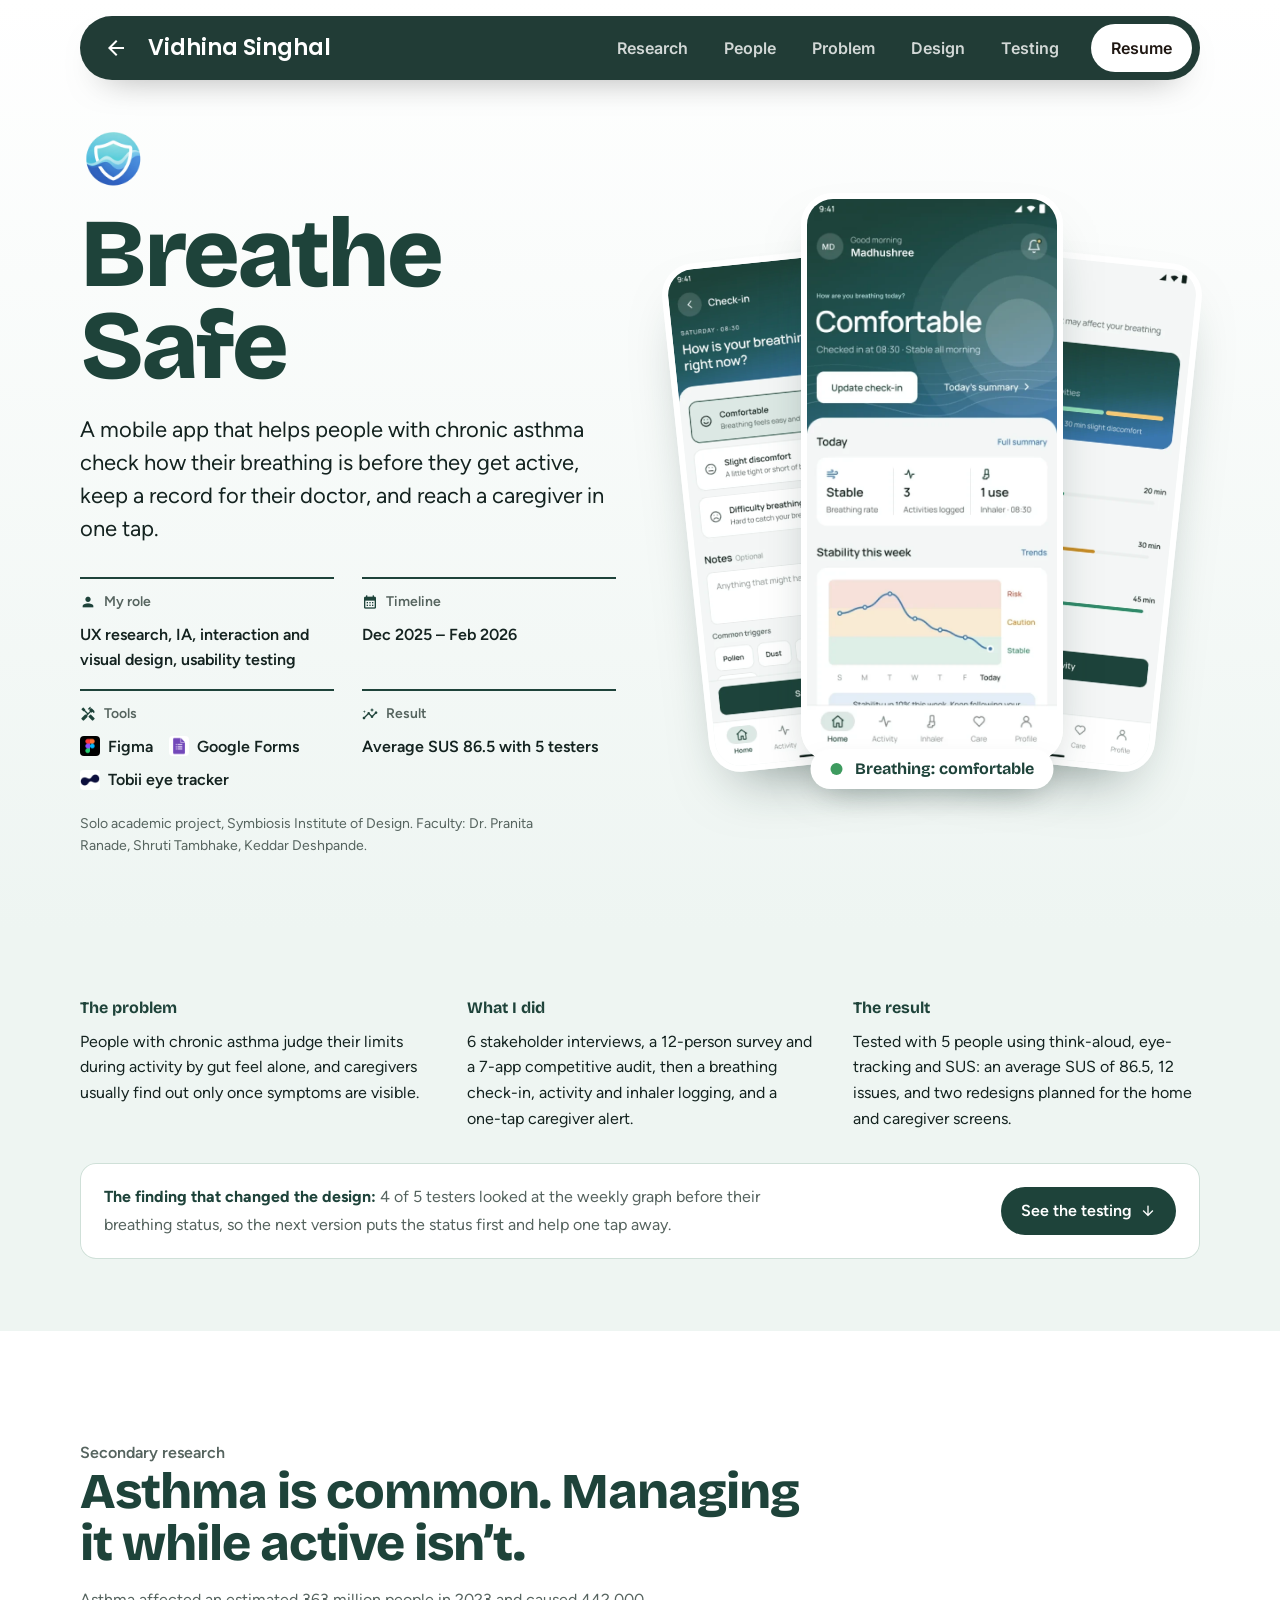
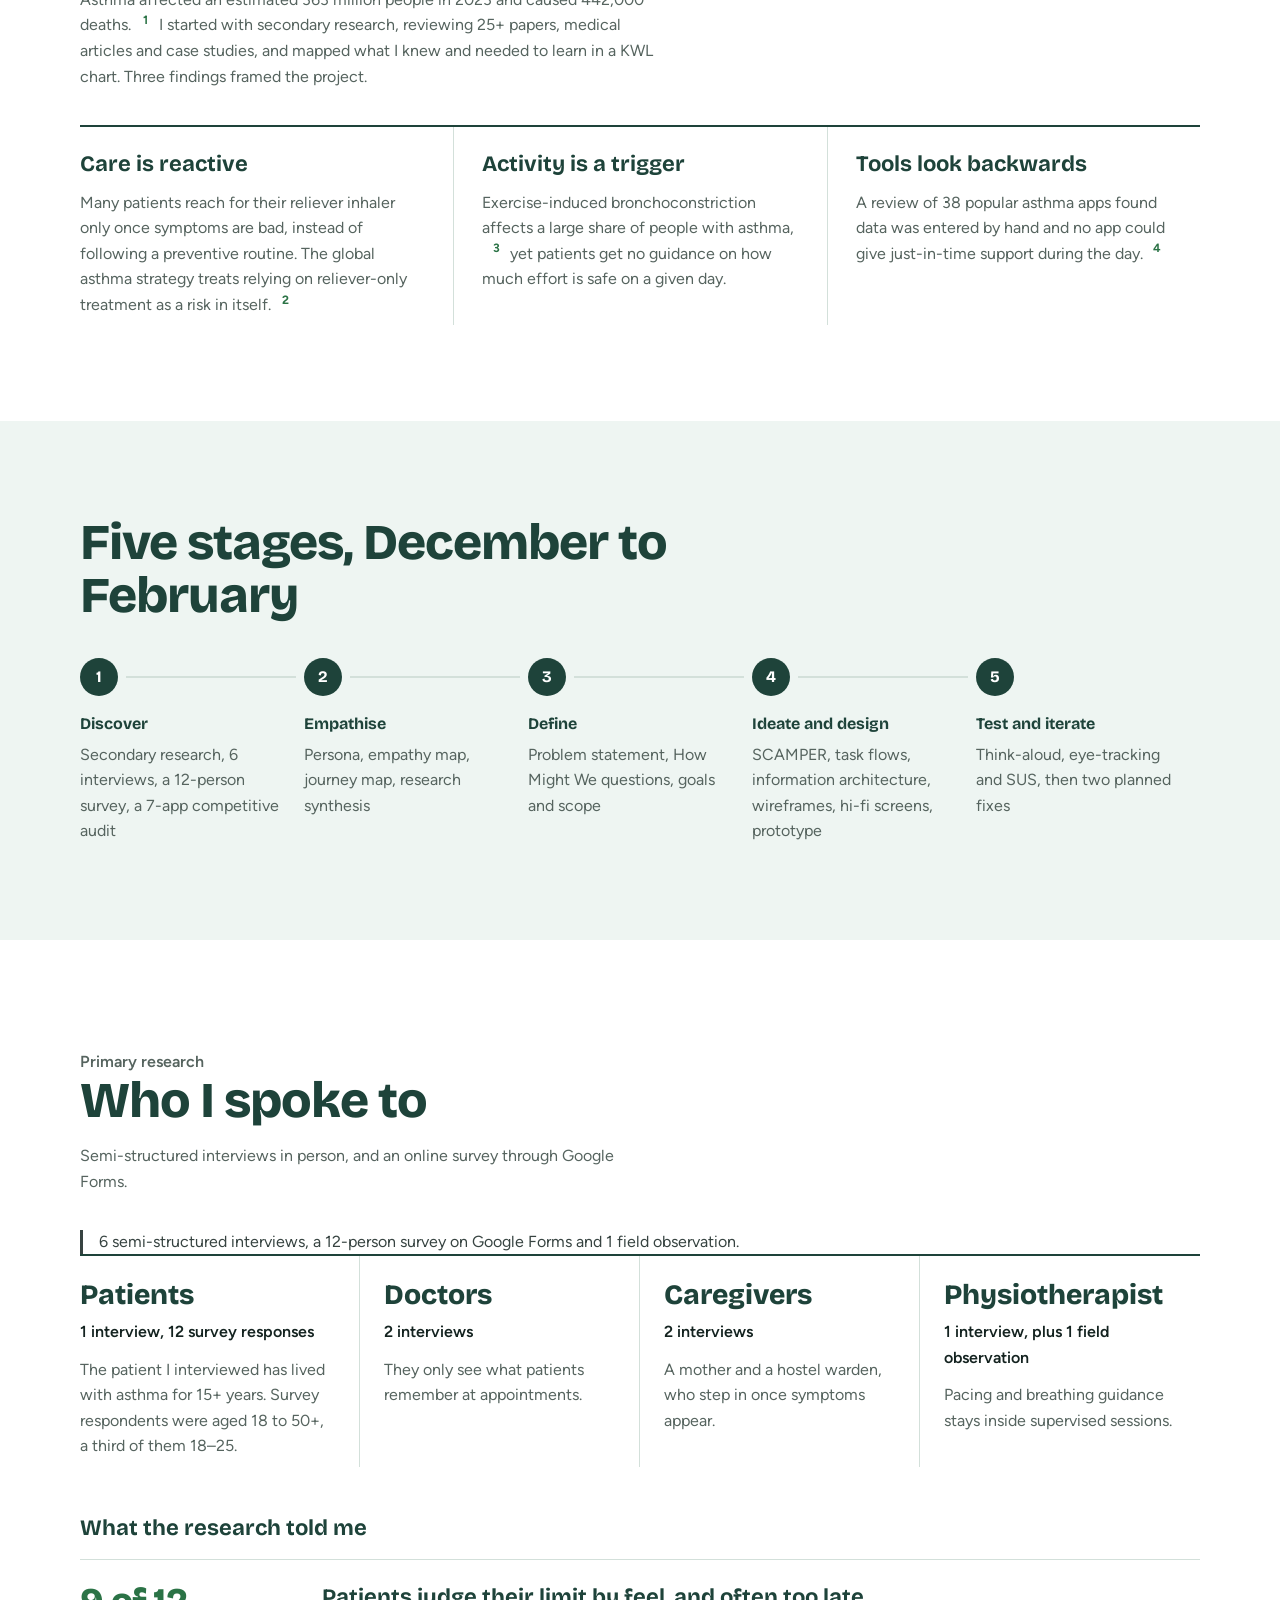
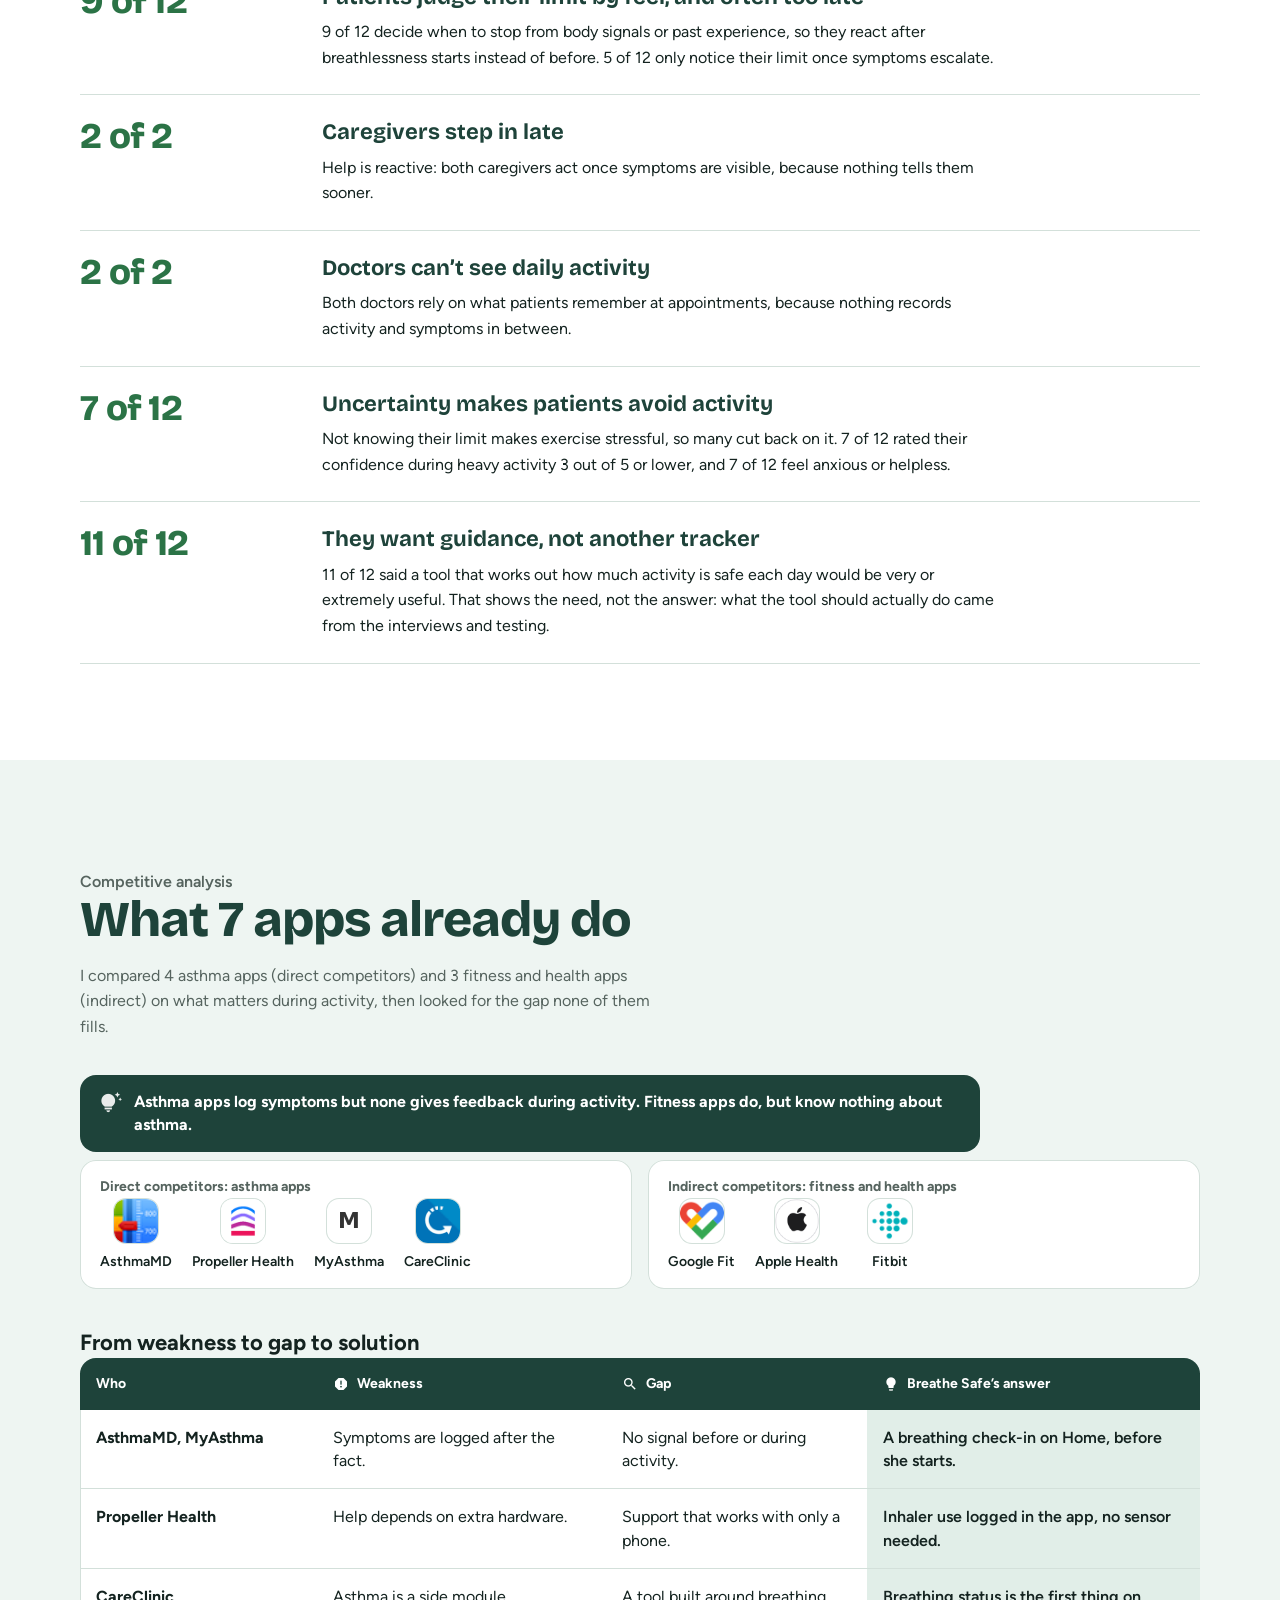
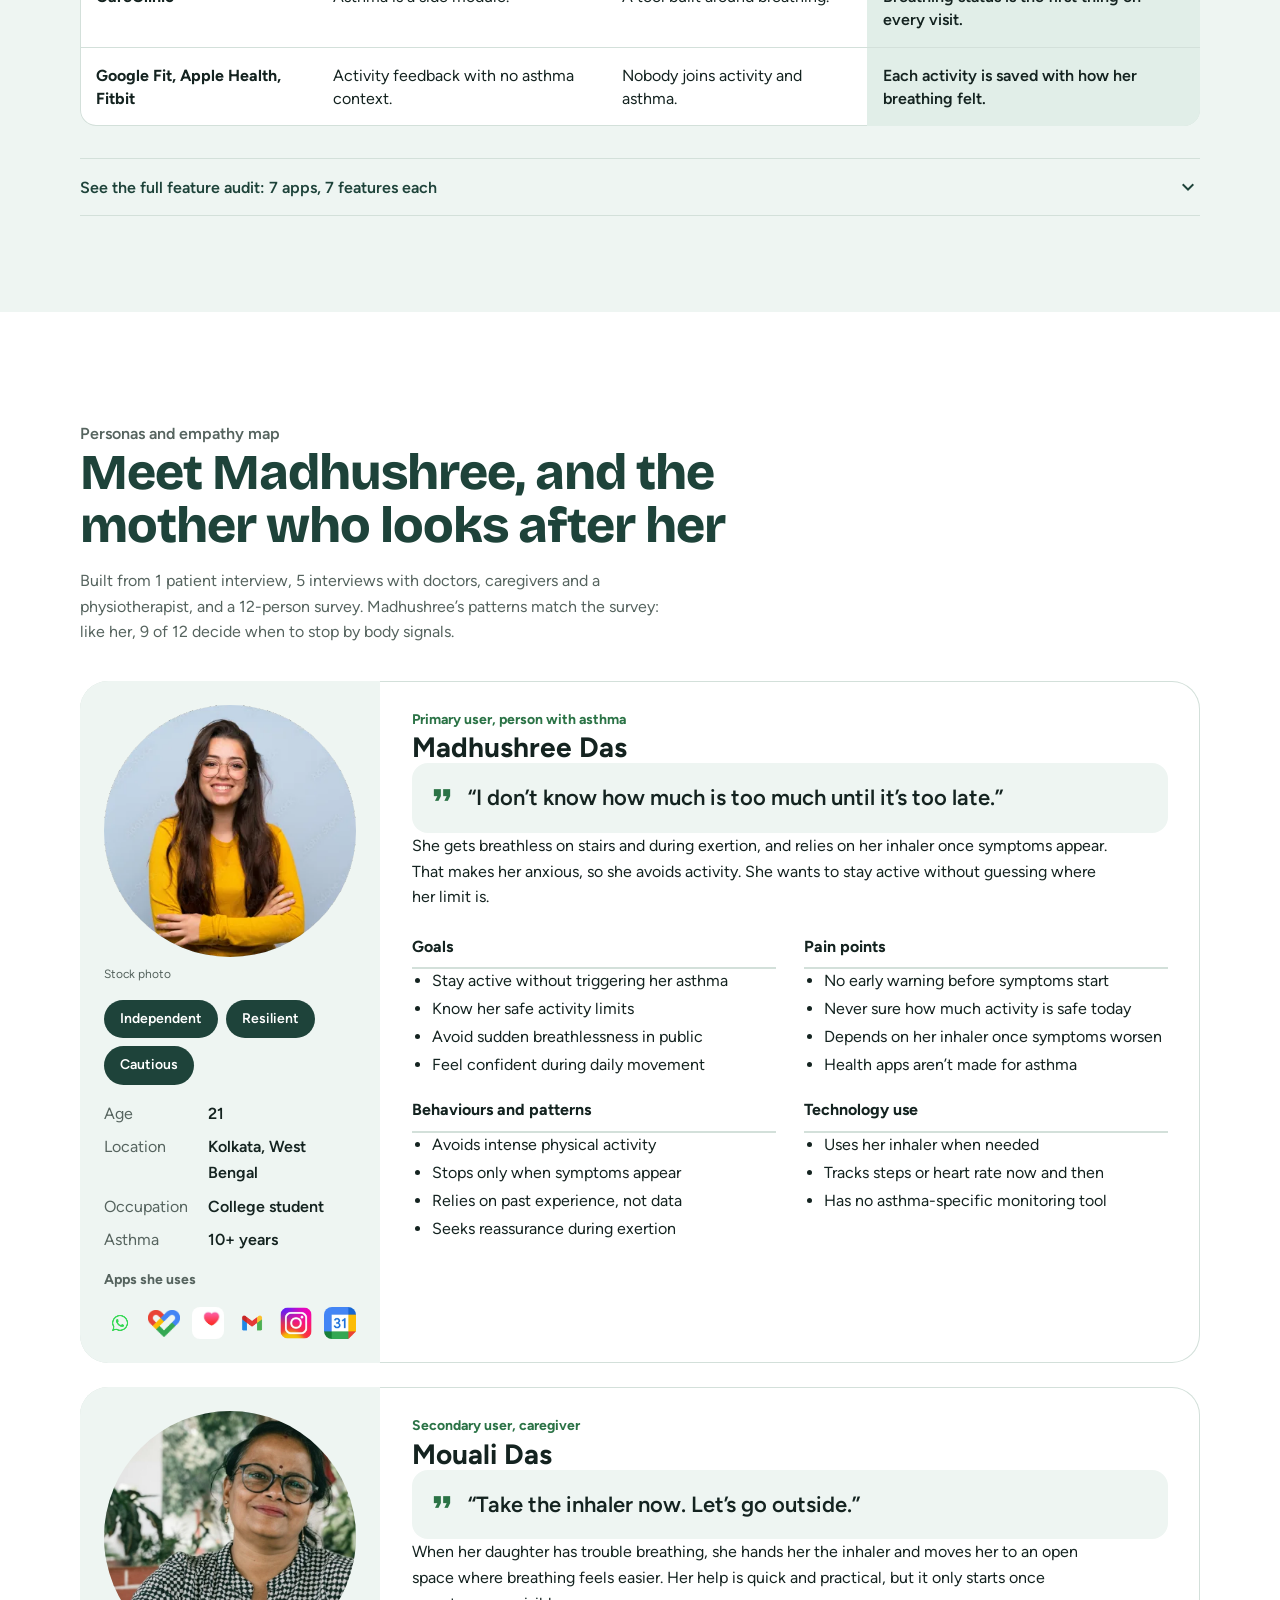
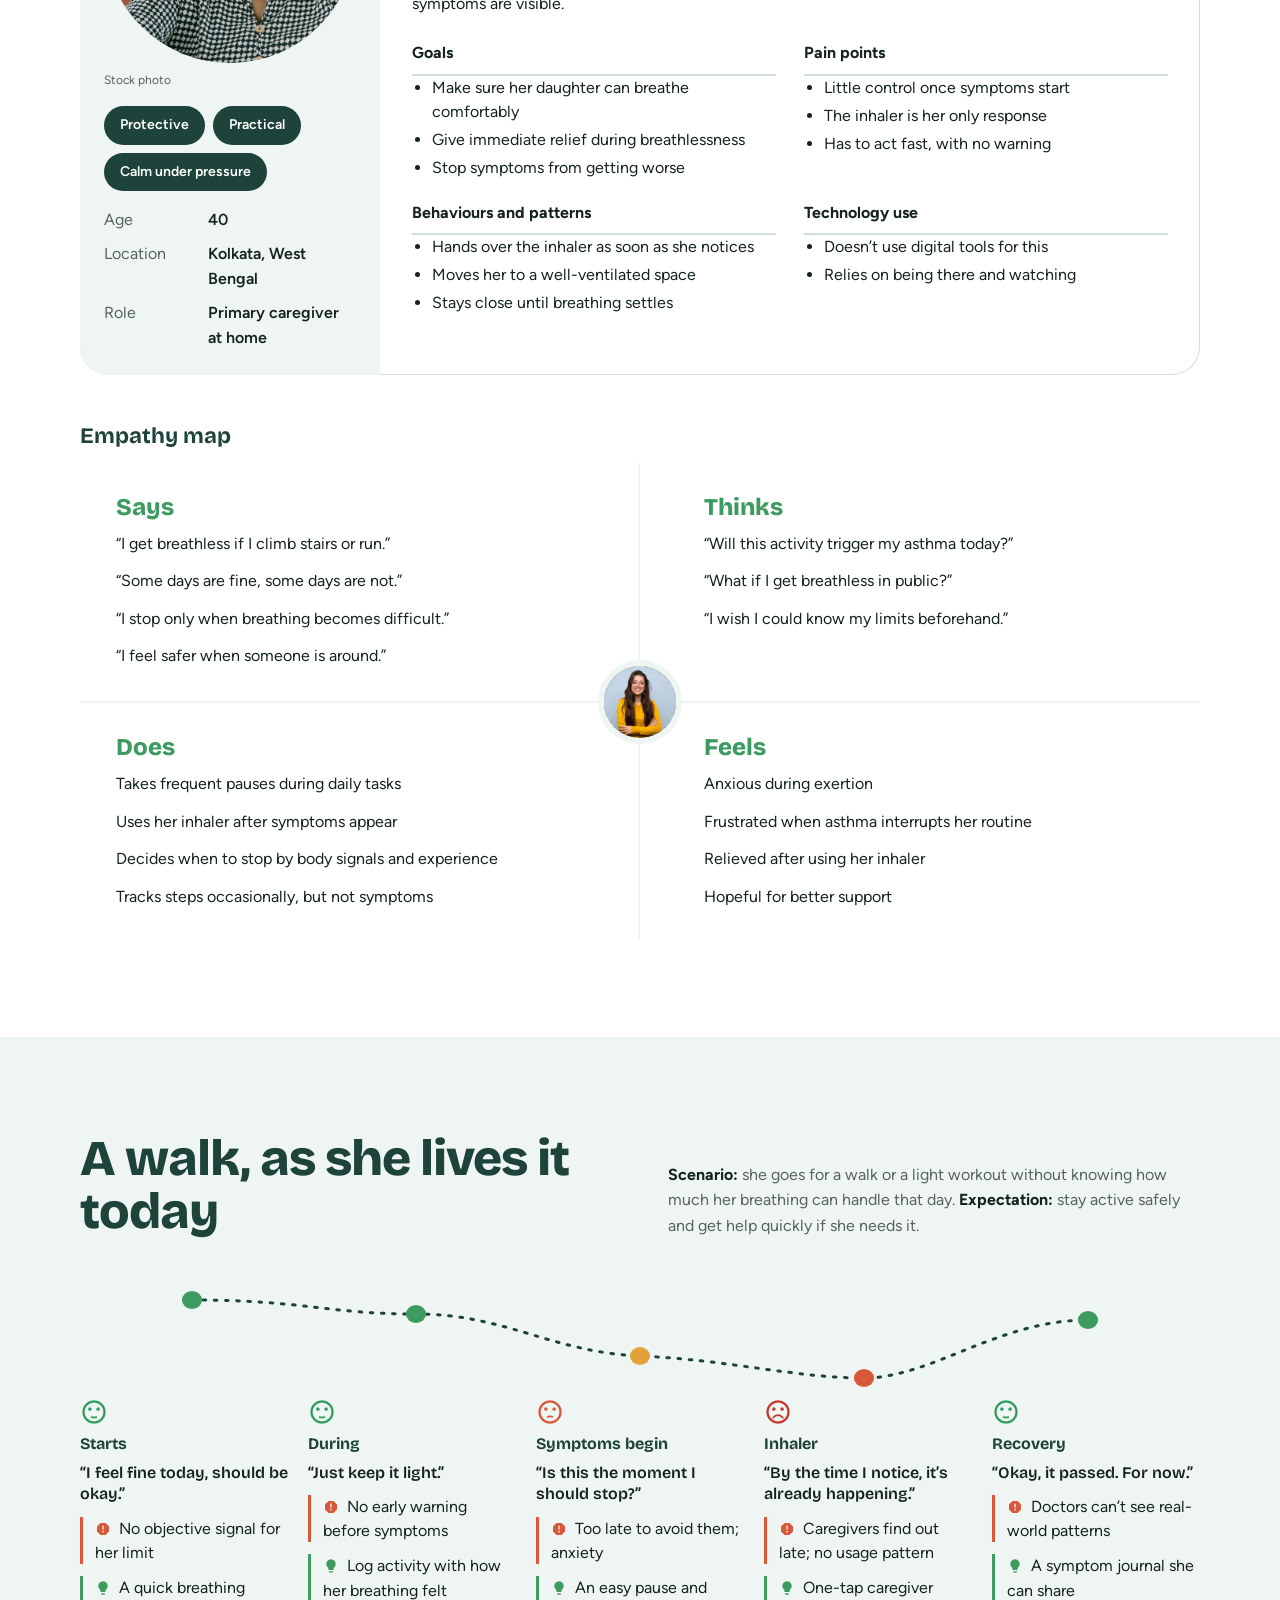
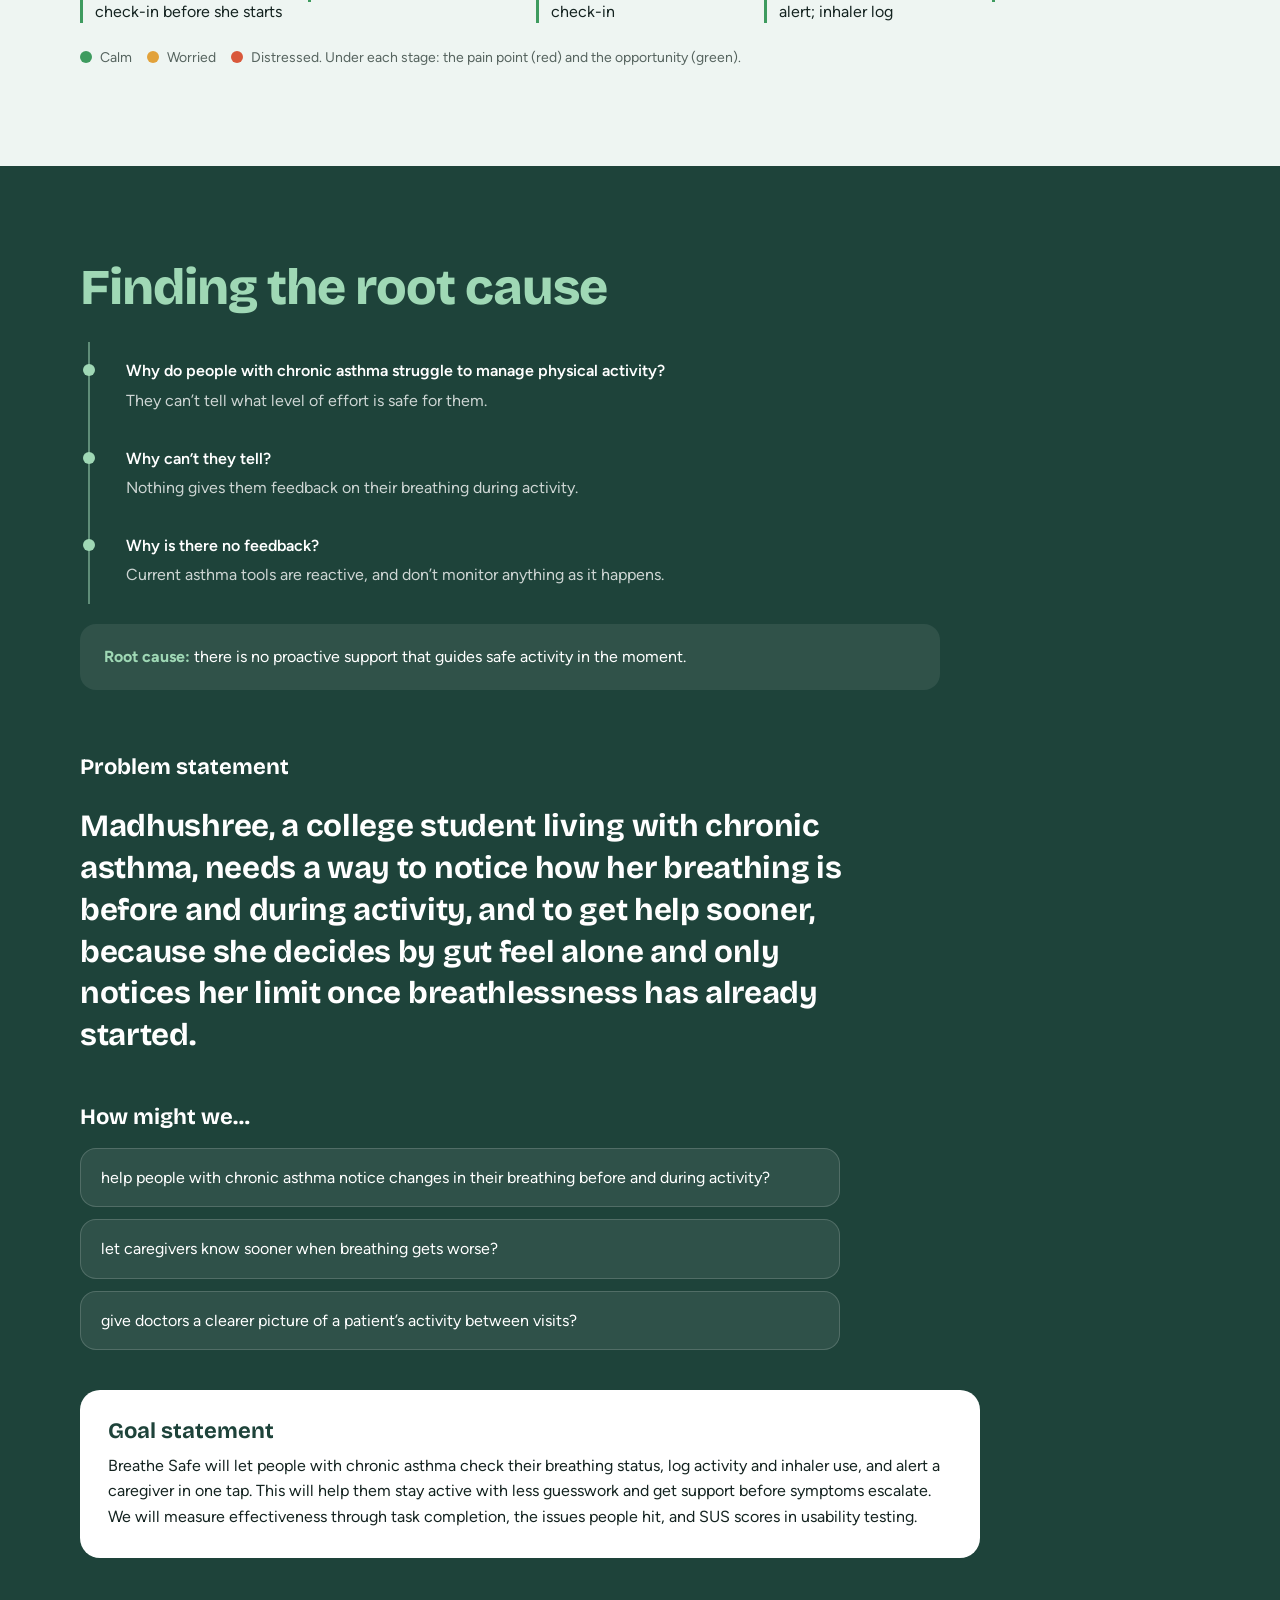
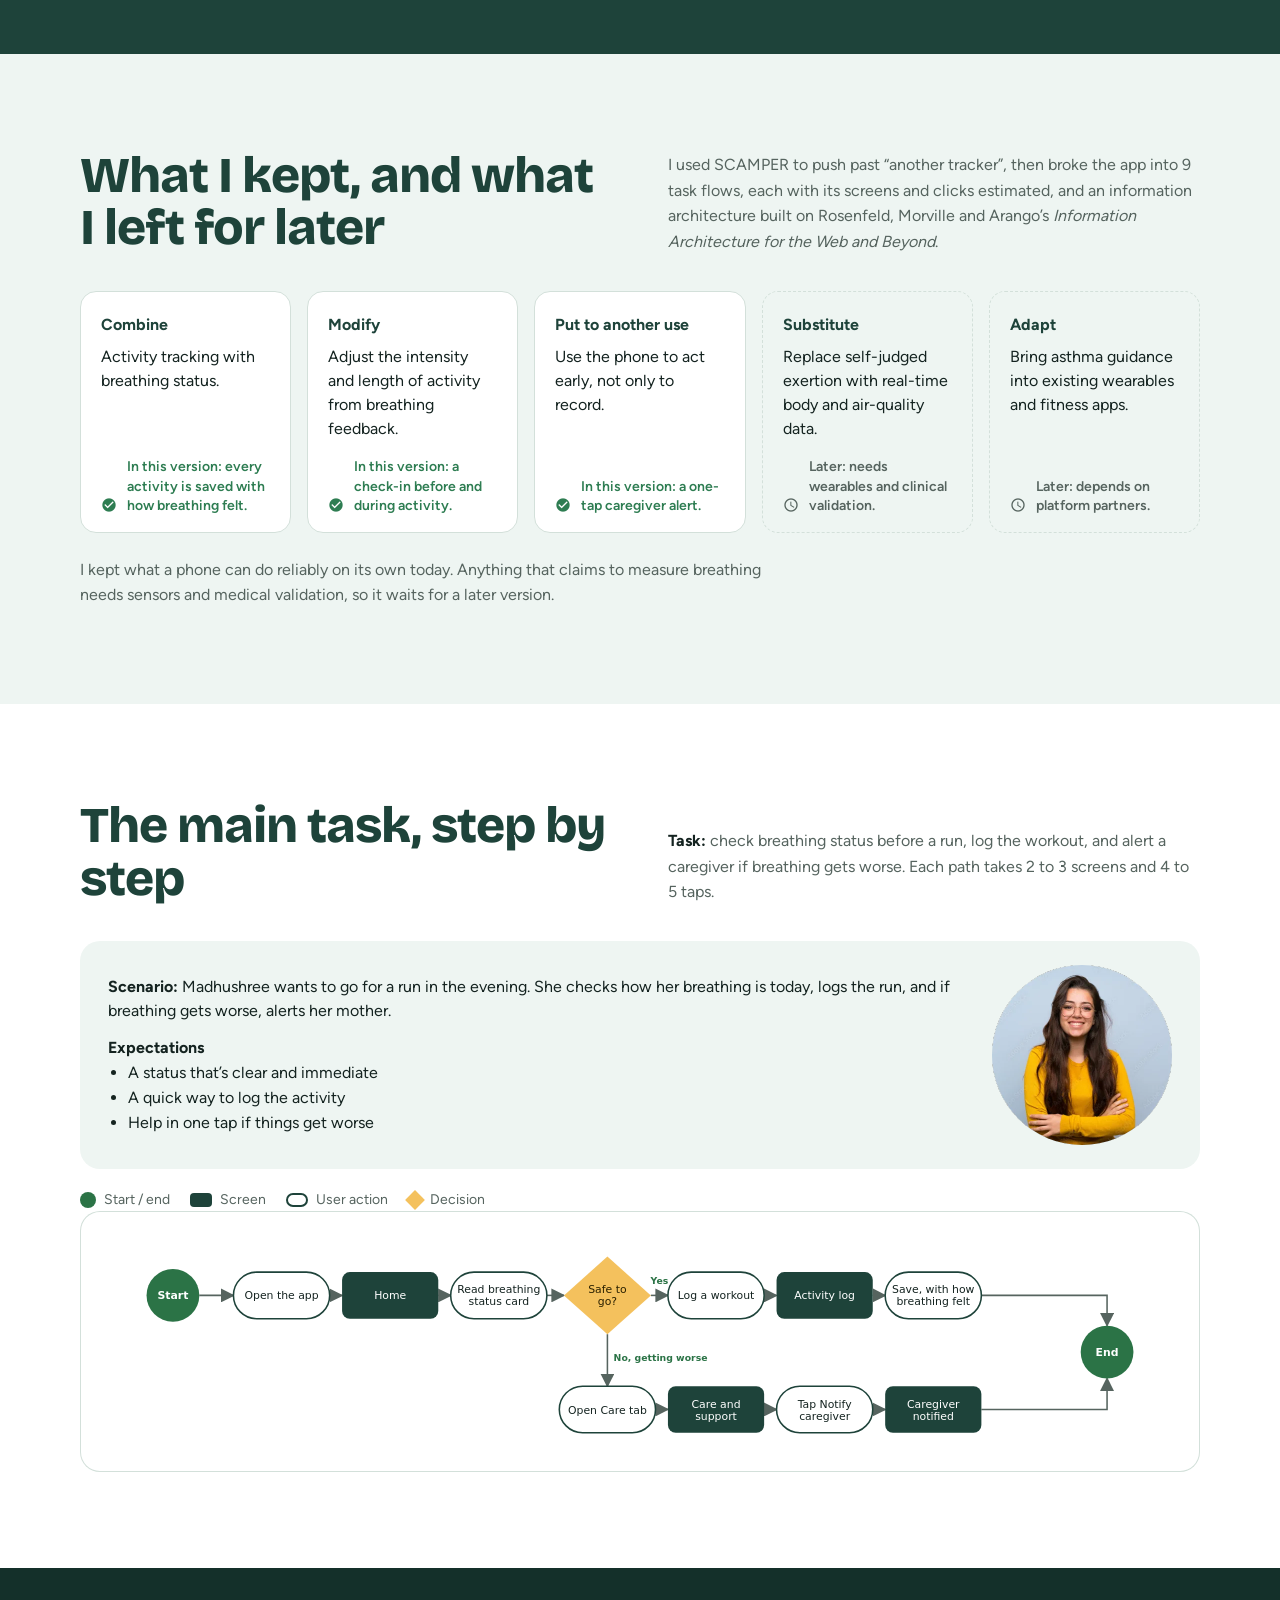
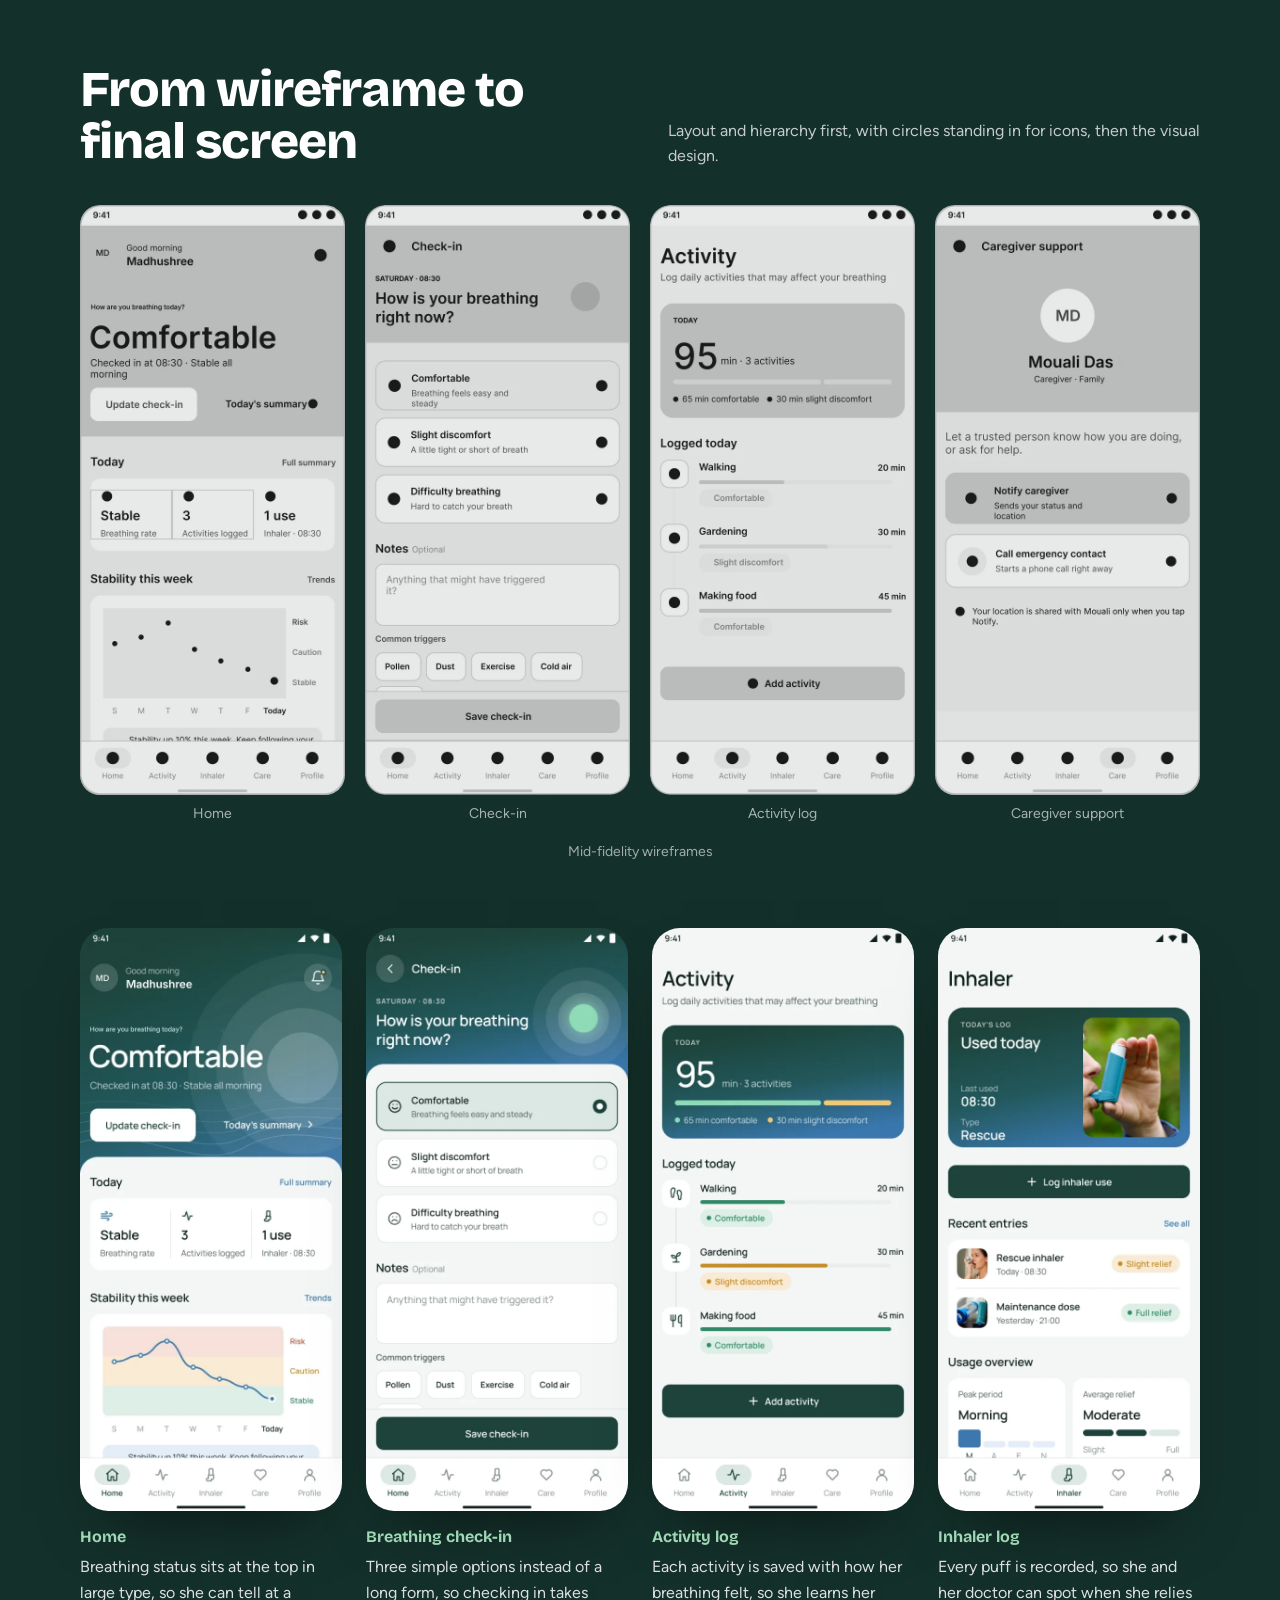
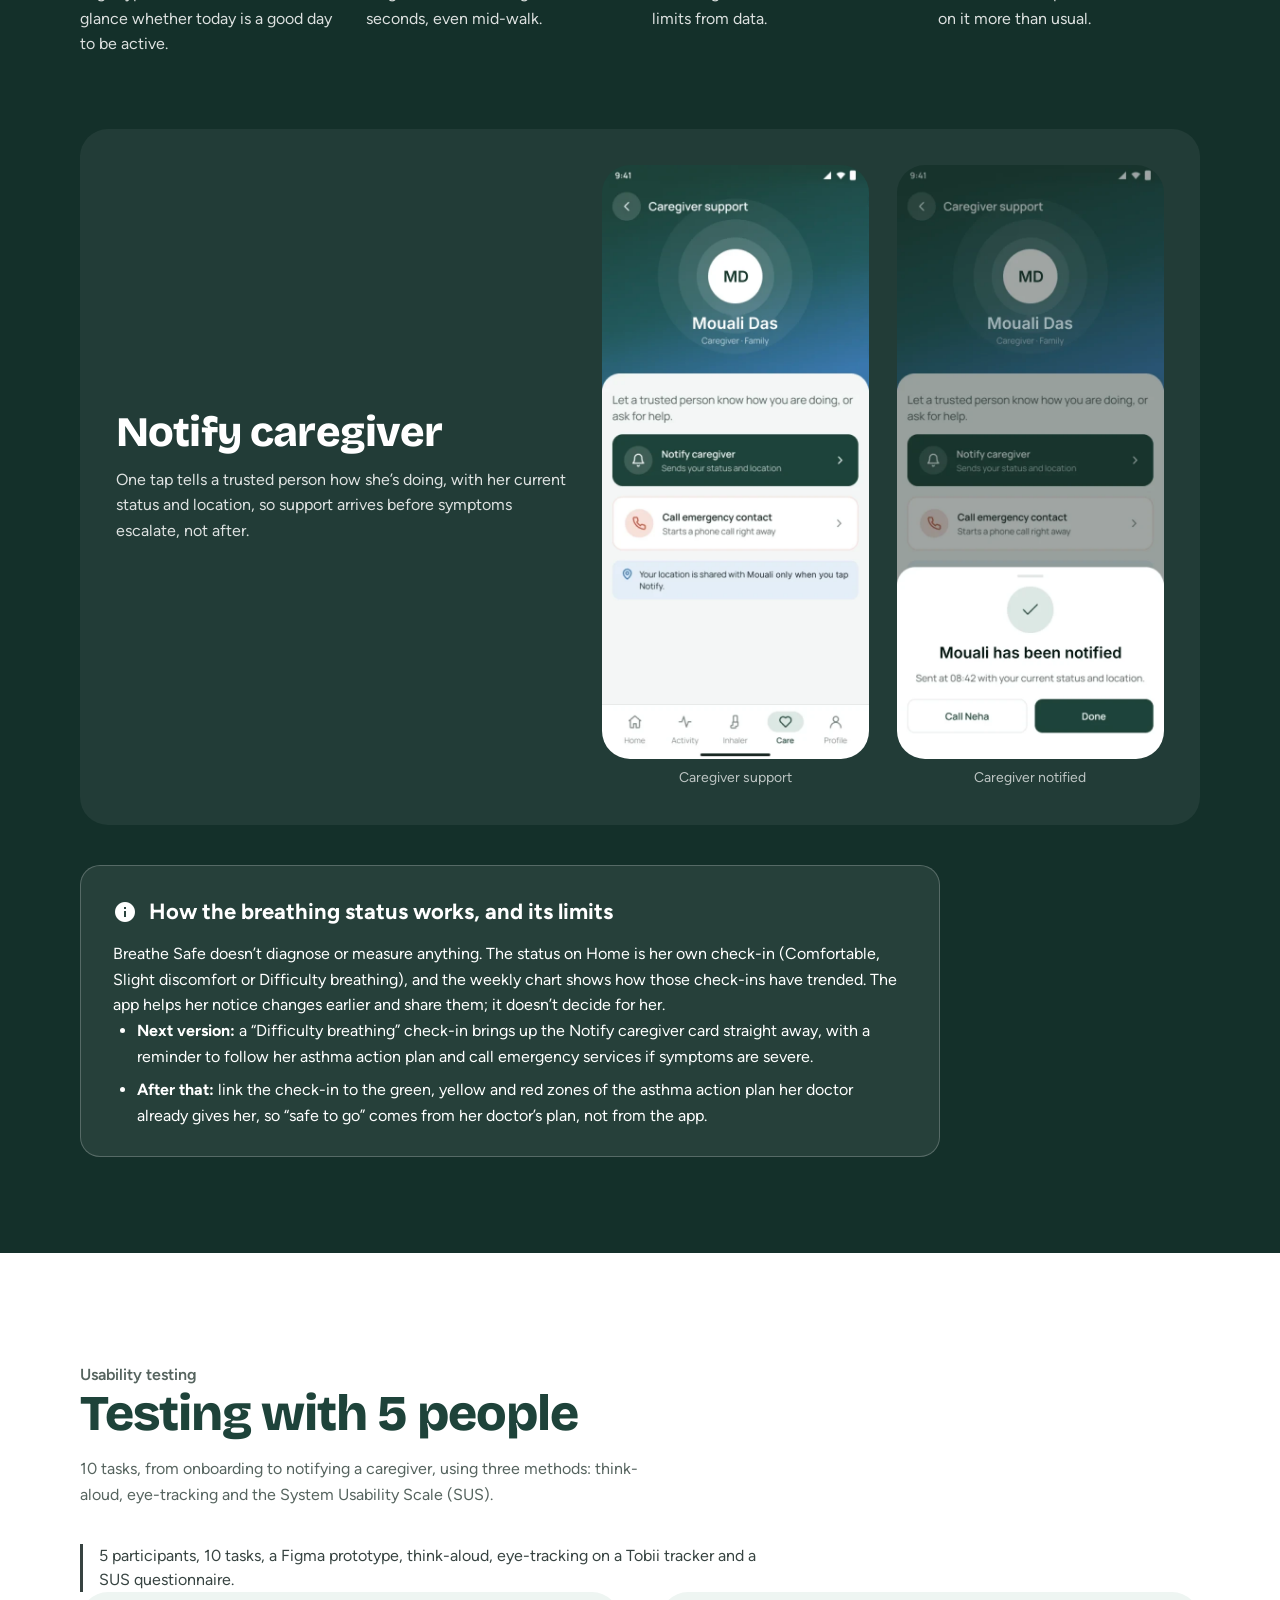
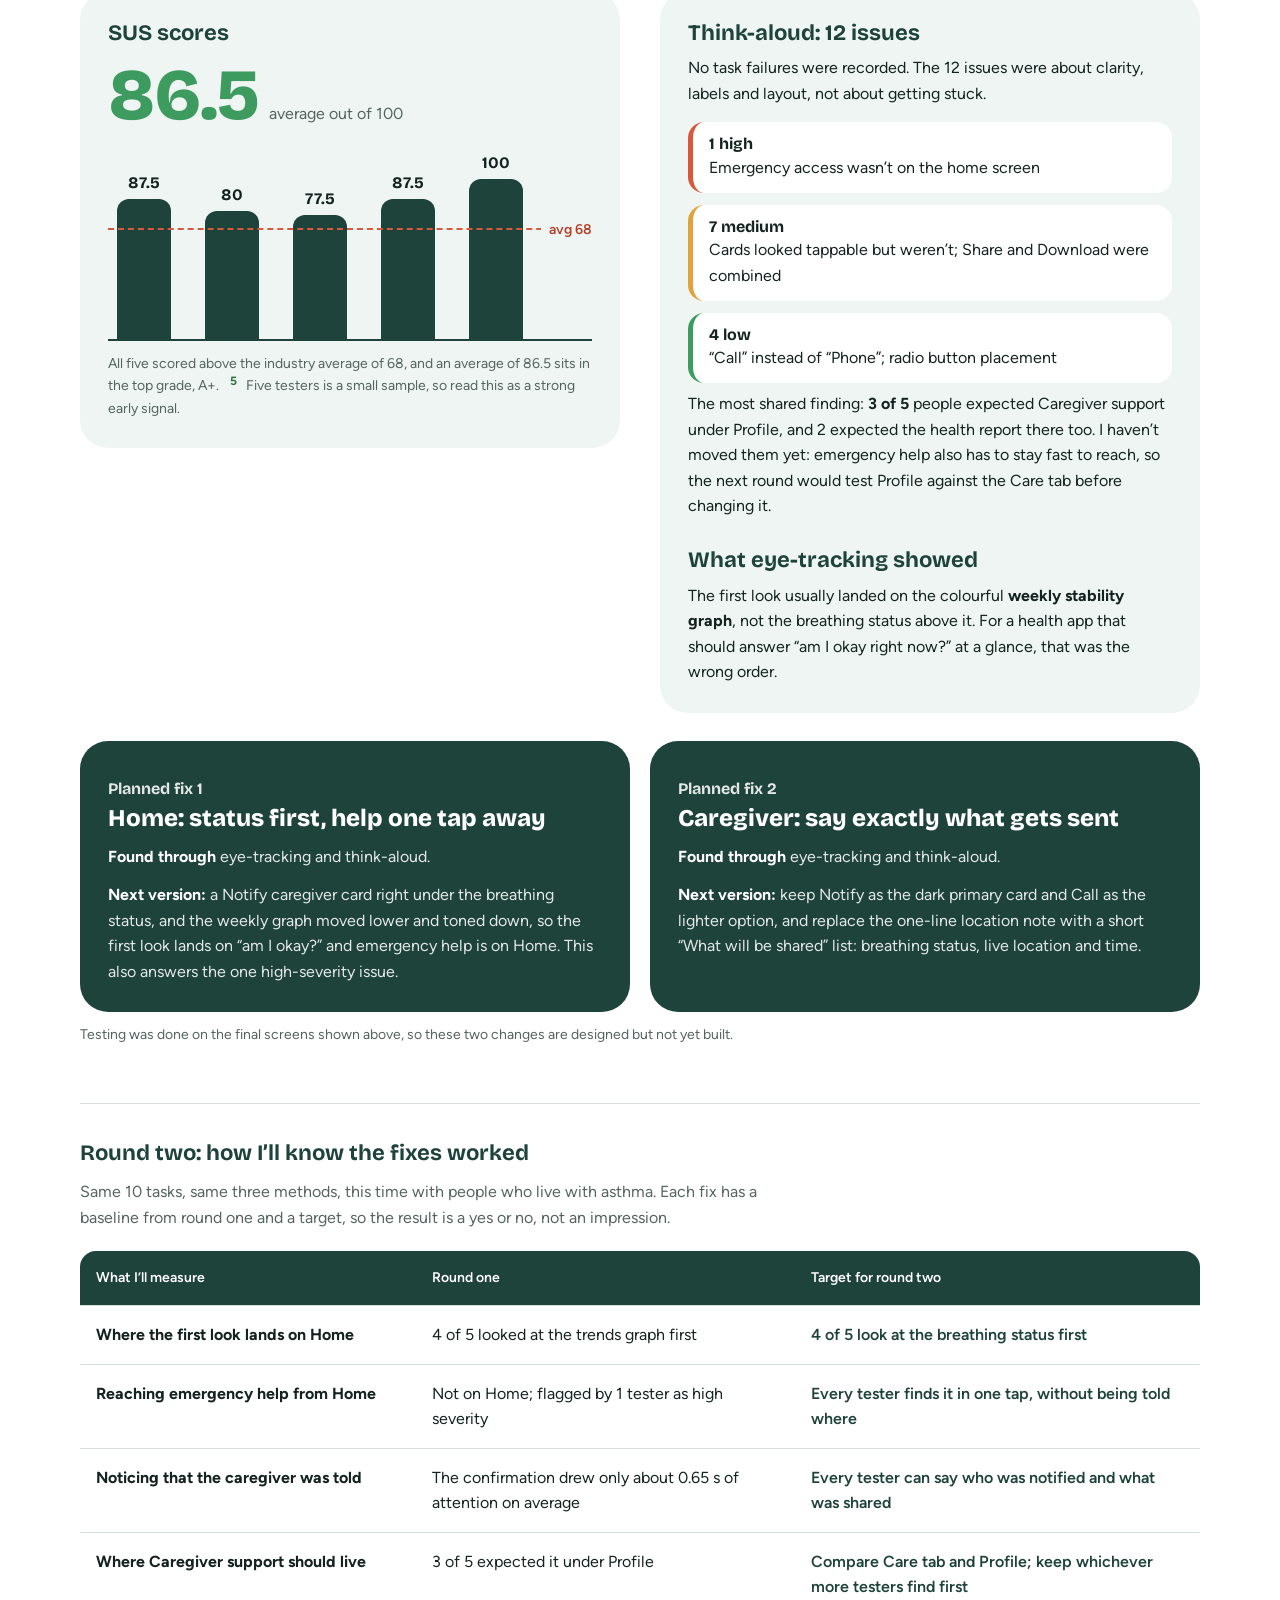
<file: breathe-safe.html>
<!doctype html>
<html lang="en">
<head>
<meta charset="utf-8">
<meta name="viewport" content="width=device-width, initial-scale=1">
<title>Breathe Safe, asthma app case study | Vidhina Singhal</title>
<meta name="description" content="Breathe Safe: a mobile app that helps people with chronic asthma check their breathing before activity, log it for their doctor and reach a caregiver in one tap. Research, persona, journey map, design and usability testing. A case study by Vidhina Singhal.">
<meta name="theme-color" content="#1e433a">
<link rel="canonical" href="https://vidhina05.github.io/breathe-safe.html">
<meta property="og:type" content="article">
<meta property="og:title" content="Breathe Safe, a case study by Vidhina Singhal">
<meta property="og:description" content="An asthma app tested with 5 people: average SUS 86.5, 12 issues found, two redesigns planned from the results.">
<meta property="og:url" content="https://vidhina05.github.io/breathe-safe.html">
<meta property="og:image" content="https://vidhina05.github.io/assets/og-breathe.jpg?v=4">
<meta name="twitter:card" content="summary_large_image">
<link rel="icon" href="assets/favicon.svg?v=2" type="image/svg+xml">
<link rel="apple-touch-icon" href="assets/apple-touch-icon.png?v=2">
<link rel="preload" href="assets/fonts/inter-latin-700-normal.woff2" as="font" type="font/woff2" crossorigin>
<link rel="stylesheet" href="css/style.css?v=m3a">
<link rel="stylesheet" href="css/m3.css?v=a11y1">
<link rel="stylesheet" href="css/breathe.css?v=m3a">
<link rel="stylesheet" href="css/cs-shared.css?v=m3b">
</head>
<body class="cs bs2">
<a class="skip" href="#main">Skip to content</a>
<header class="cs-bar" role="banner">
  <div class="in">
    <a class="cs-back" href="index.html#work" aria-label="Back to all projects"><span class="mi" aria-hidden="true">arrow_back</span></a>
    <a class="cs-name" href="index.html">Vidhina Singhal</a>
    <nav class="cs-links" aria-label="Case study sections"><a href="#research">Research</a><a href="#people">People</a><a href="#problem">Problem</a><a href="#design">Design</a><a href="#testing">Testing</a><a class="cs-cv" href="assets/Vidhina_Singhal_Resume.pdf?v=10" target="_blank" rel="noopener">Resume<span class="sr-only"> (PDF, opens in new tab)</span></a></nav>
    <button class="menu-btn" type="button" aria-expanded="false" aria-controls="mobile-menu" aria-label="Open menu"><span class="bars" aria-hidden="true"><i></i><i></i><i></i></span></button>
  </div>
  <span class="progress" aria-hidden="true"></span>
</header>
<nav class="mobile-menu" id="mobile-menu" aria-label="Case study sections" aria-hidden="true"><a href="#research">Research</a><a href="#people">People</a><a href="#problem">Problem</a><a href="#design">Design</a><a href="#testing">Testing</a><a href="#learned">Learnings</a><a href="#sources">Sources</a><a href="index.html#work">All projects</a><small>Vidhina Singhal, portfolio</small></nav>
<main id="main">

  <!-- HERO -->
  <section class="b-hero" aria-labelledby="b-title">
    <div class="b-wrap b-hero-g">
      <div class="b-hero-t">
        <img class="b-icon" src="assets/images/bs-appicon.webp" width="324" height="304" alt="Breathe Safe app icon">
        <h1 id="b-title">Breathe Safe</h1>
        <p class="b-lead">A mobile app that helps people with chronic asthma check how their breathing is before they get active, keep a record for their doctor, and reach a caregiver in one tap.</p>
        <dl class="b-meta">
          <div><dt class="ic-l"><span class="mi" aria-hidden="true">person</span>My role</dt><dd>UX research, IA, interaction and visual design, usability testing</dd></div>
          <div><dt class="ic-l"><span class="mi" aria-hidden="true">calendar_month</span>Timeline</dt><dd>Dec 2025 – Feb 2026</dd></div>
          <div><dt class="ic-l"><span class="mi" aria-hidden="true">handyman</span>Tools</dt><dd class="tools-l"><span><img class="logo" src="assets/logos/figma.png" alt="" width="20" height="20" loading="lazy">Figma</span><span><img class="logo" src="assets/logos/googleforms.png" alt="" width="20" height="20" loading="lazy">Google Forms</span><span><img class="logo" src="assets/logos/tobii.png" alt="" width="20" height="20" loading="lazy">Tobii eye tracker</span></dd></div>
          <div><dt class="ic-l"><span class="mi" aria-hidden="true">insights</span>Result</dt><dd>Average SUS 86.5 with 5 testers</dd></div>
        </dl>
        <p class="b-credit">Solo academic project, Symbiosis Institute of Design. Faculty: Dr. Pranita Ranade, Shruti Tambhake, Keddar Deshpande.</p>
      </div>
      <div class="b-hero-ph">
        <div class="ph-stack">
          <img class="zoomable b-p1" src="assets/images/scr-checkin.webp" width="564" height="1256" alt="Breathing check-in screen">
          <img class="zoomable b-p2" src="assets/images/scr-home.webp?v=2" width="564" height="1256" alt="Home screen showing breathing status Comfortable">
          <img class="zoomable b-p3" src="assets/images/scr-activity.webp" width="564" height="1256" alt="Activity log screen">
        </div>
        <p class="status-chip"><i aria-hidden="true"></i>Breathing: comfortable</p>
      </div>
    </div>
  </section>

  <!-- IN SHORT -->
  <section class="b-short" aria-labelledby="sh-h">
    <div class="b-wrap">
      <h2 class="sr-only" id="sh-h">The project in short</h2>
      <div class="vitals">
        <div class="vit"><p class="vit-k">The problem</p><p>People with chronic asthma judge their limits during activity by gut feel alone, and caregivers usually find out only once symptoms are visible.</p></div>
        <div class="vit"><p class="vit-k">What I did</p><p>6 stakeholder interviews, a 12-person survey and a 7-app competitive audit, then a breathing check-in, activity and inhaler logging, and a one-tap caregiver alert.</p></div>
        <div class="vit"><p class="vit-k">The result</p><p>Tested with 5 people using think-aloud, eye-tracking and SUS: an average SUS of 86.5, 12 issues, and two redesigns planned for the home and caregiver screens.</p></div>
      </div>
      <p class="b-key"><span><b>The finding that changed the design:</b> 4 of 5 testers looked at the weekly graph before their breathing status, so the next version puts the status first and help one tap away.</span><a href="#testing">See the testing<span class="mi" aria-hidden="true">arrow_downward</span></a></p>
    </div>
  </section>

  <!-- CONTEXT -->
  <section class="b-sec" id="context" aria-labelledby="cx-h">
    <div class="b-wrap">
      <div class="b-head stack"><div class="eyeh"><p class="eyebrow"><span class="mi" aria-hidden="true">menu_book</span>Secondary research</p><h2 class="b-h2" id="cx-h">Asthma is common. Managing it while active isn’t.</h2></div><p>Asthma affected an estimated 363 million people in 2023 and caused 442,000 deaths.<sup class="cite"><a href="#ref-1" aria-label="Source 1">1</a></sup> I started with secondary research, reviewing 25+ papers, medical articles and case studies, and mapped what I knew and needed to learn in a KWL chart. Three findings framed the project.</p></div>
      
      <ol class="b-find">
        <li><h3>Care is reactive</h3><p>Many patients reach for their reliever inhaler only once symptoms are bad, instead of following a preventive routine. The global asthma strategy treats relying on reliever-only treatment as a risk in itself.<sup class="cite"><a href="#ref-2" aria-label="Source 2">2</a></sup></p></li>
        <li><h3>Activity is a trigger</h3><p>Exercise-induced bronchoconstriction affects a large share of people with asthma,<sup class="cite"><a href="#ref-3" aria-label="Source 3">3</a></sup> yet patients get no guidance on how much effort is safe on a given day.</p></li>
        <li><h3>Tools look backwards</h3><p>A review of 38 popular asthma apps found data was entered by hand and no app could give just-in-time support during the day.<sup class="cite"><a href="#ref-4" aria-label="Source 4">4</a></sup></p></li>
      </ol>
    </div>
  </section>

  <!-- PROCESS -->
  <section class="b-sec b-mist" aria-labelledby="pr-h">
    <div class="b-wrap">
      <h2 class="b-h2 solo-h" id="pr-h">Five stages, December to February</h2>
      <ol class="b-stages">
        <li><h3>Discover</h3><p>Secondary research, 6 interviews, a 12-person survey, a 7-app competitive audit</p></li>
        <li><h3>Empathise</h3><p>Persona, empathy map, journey map, research synthesis</p></li>
        <li><h3>Define</h3><p>Problem statement, How Might We questions, goals and scope</p></li>
        <li><h3>Ideate and design</h3><p>SCAMPER, task flows, information architecture, wireframes, hi-fi screens, prototype</p></li>
        <li><h3>Test and iterate</h3><p>Think-aloud, eye-tracking and SUS, then two planned fixes</p></li>
      </ol>
    </div>
  </section>

  <!-- RESEARCH -->
  <section class="b-sec" id="research" aria-labelledby="rs-h">
    <div class="b-wrap">
      <div class="b-head stack"><div class="eyeh"><p class="eyebrow"><span class="mi" aria-hidden="true">record_voice_over</span>Primary research</p><h2 class="b-h2" id="rs-h">Who I spoke to</h2></div><p>Semi-structured interviews in person, and an online survey through Google Forms.</p></div>
      <p class="study-l">6 semi-structured interviews, a 12-person survey on Google Forms and 1 field observation.</p>
      <ul class="who4">
        <li><h3>Patients</h3><p class="n">1 interview, 12 survey responses</p><p>The patient I interviewed has lived with asthma for 15+ years. Survey respondents were aged 18 to 50+, a third of them 18–25.</p></li>
        <li><h3>Doctors</h3><p class="n">2 interviews</p><p>They only see what patients remember at appointments.</p></li>
        <li><h3>Caregivers</h3><p class="n">2 interviews</p><p>A mother and a hostel warden, who step in once symptoms appear.</p></li>
        <li><h3>Physiotherapist</h3><p class="n">1 interview, plus 1 field observation</p><p>Pacing and breathing guidance stays inside supervised sessions.</p></li>
      </ul>

      

      <h3 class="b-h3 sp">What the research told me</h3>
      <ol class="ins2">
        <li><p class="ins-f">9 of 12</p><div><h4>Patients judge their limit by feel, and often too late</h4><p>9 of 12 decide when to stop from body signals or past experience, so they react after breathlessness starts instead of before. 5 of 12 only notice their limit once symptoms escalate.</p></div></li>
        <li><p class="ins-f">2 of 2</p><div><h4>Caregivers step in late</h4><p>Help is reactive: both caregivers act once symptoms are visible, because nothing tells them sooner.</p></div></li>
        <li><p class="ins-f">2 of 2</p><div><h4>Doctors can’t see daily activity</h4><p>Both doctors rely on what patients remember at appointments, because nothing records activity and symptoms in between.</p></div></li>
        <li><p class="ins-f">7 of 12</p><div><h4>Uncertainty makes patients avoid activity</h4><p>Not knowing their limit makes exercise stressful, so many cut back on it. 7 of 12 rated their confidence during heavy activity 3 out of 5 or lower, and 7 of 12 feel anxious or helpless.</p></div></li>
        <li><p class="ins-f">11 of 12</p><div><h4>They want guidance, not another tracker</h4><p>11 of 12 said a tool that works out how much activity is safe each day would be very or extremely useful. That shows the need, not the answer: what the tool should actually do came from the interviews and testing.</p></div></li>
      </ol>
    </div>
    </div>
  </section>

  <!-- COMPETITIVE AUDIT -->
  <section class="b-sec b-mist" aria-labelledby="cp-h">
    <div class="b-wrap">
      <div class="b-head stack"><div class="eyeh"><p class="eyebrow"><span class="mi" aria-hidden="true">fact_check</span>Competitive analysis</p><h2 class="b-h2" id="cp-h">What 7 apps already do</h2></div><p>I compared 4 asthma apps (direct competitors) and 3 fitness and health apps (indirect) on what matters during activity, then looked for the gap none of them fills.</p></div>
      <p class="cmp-ins"><span class="mi" aria-hidden="true">tips_and_updates</span><span>Asthma apps log symptoms but none gives feedback during activity. Fitness apps do, but know nothing about asthma.</span></p>
      <div class="cmp-logos"><div class="cmp-grp"><p class="cmp-gl">Direct competitors: asthma apps</p><ul><li><img class="logo" src="assets/logos/asthmamd.png" alt="" width="20" height="20" loading="lazy"><span>AsthmaMD</span></li><li><img class="logo" src="assets/logos/propeller.png" alt="" width="20" height="20" loading="lazy"><span>Propeller Health</span></li><li><span class="mono" aria-hidden="true">M</span><span>MyAsthma</span></li><li><img class="logo" src="assets/logos/careclinic.png" alt="" width="20" height="20" loading="lazy"><span>CareClinic</span></li></ul></div><div class="cmp-grp"><p class="cmp-gl">Indirect competitors: fitness and health apps</p><ul><li><img class="logo" src="assets/logos/googlefit.png" alt="" width="20" height="20" loading="lazy"><span>Google Fit</span></li><li><img class="logo" src="assets/logos/apple.png" alt="" width="20" height="20" loading="lazy"><span>Apple Health</span></li><li><img class="logo" src="assets/logos/fitbit.png" alt="" width="20" height="20" loading="lazy"><span>Fitbit</span></li></ul></div></div>
      <h3 class="cmp-cap">From weakness to gap to solution</h3>
      <div class="cmp-wrap" tabindex="0" role="region" aria-label="Weakness, gap and solution"><table class="wgs-t"><thead><tr><th scope="col">Who</th><th scope="col"><span class="mi" aria-hidden="true">report</span>Weakness</th><th scope="col"><span class="mi" aria-hidden="true">search</span>Gap</th><th scope="col"><span class="mi" aria-hidden="true">lightbulb</span>Breathe Safe’s answer</th></tr></thead><tbody><tr><th scope="row"><span class="brand">AsthmaMD, MyAsthma</span></th><td>Symptoms are logged after the fact.</td><td>No signal before or during activity.</td><td>A breathing check-in on Home, before she starts.</td></tr><tr><th scope="row"><span class="brand">Propeller Health</span></th><td>Help depends on extra hardware.</td><td>Support that works with only a phone.</td><td>Inhaler use logged in the app, no sensor needed.</td></tr><tr><th scope="row"><span class="brand">CareClinic</span></th><td>Asthma is a side module.</td><td>A tool built around breathing.</td><td>Breathing status is the first thing on every visit.</td></tr><tr><th scope="row"><span class="brand">Google Fit, Apple Health, Fitbit</span></th><td>Activity feedback with no asthma context.</td><td>Nobody joins activity and asthma.</td><td>Each activity is saved with how her breathing felt.</td></tr></tbody></table></div>
      <details class="audit"><summary>See the full feature audit: 7 apps, 7 features each<span class="mi" aria-hidden="true">expand_more</span></summary>
      <h3 class="cmp-cap">Feature audit: asthma apps</h3><p class="cmp-scroll">Scroll the table sideways to see every competitor.</p>
      <div class="cmp-wrap" tabindex="0" role="region" aria-label="Benchmarking: asthma apps"><table class="bm-t"><thead><tr><th scope="col">Features</th><th scope="col">AsthmaMD</th><th scope="col">Propeller Health</th><th scope="col">MyAsthma</th><th scope="col">CareClinic</th></tr></thead><tbody><tr><th scope="row">Asthma-specific</th><td class="b-y"><span aria-hidden="true">✓</span><span class="sr-only">Yes</span></td><td class="b-y"><span aria-hidden="true">✓</span><span class="sr-only">Yes</span></td><td class="b-y"><span aria-hidden="true">✓</span><span class="sr-only">Yes</span></td><td class="b-n"><span aria-hidden="true">✕</span><span class="sr-only">No</span></td></tr><tr><th scope="row">Symptom or inhaler tracking</th><td class="b-y"><span aria-hidden="true">✓</span><span class="sr-only">Yes</span></td><td class="b-y"><span aria-hidden="true">✓</span><span class="sr-only">Yes</span></td><td class="b-y"><span aria-hidden="true">✓</span><span class="sr-only">Yes</span></td><td class="b-y"><span aria-hidden="true">✓</span><span class="sr-only">Yes</span></td></tr><tr><th scope="row">Medication reminders</th><td class="b-y"><span aria-hidden="true">✓</span><span class="sr-only">Yes</span></td><td class="b-y"><span aria-hidden="true">✓</span><span class="sr-only">Yes</span></td><td class="b-y"><span aria-hidden="true">✓</span><span class="sr-only">Yes</span></td><td class="b-y"><span aria-hidden="true">✓</span><span class="sr-only">Yes</span></td></tr><tr><th scope="row">Environmental tracking</th><td class="b-n"><span aria-hidden="true">✕</span><span class="sr-only">No</span></td><td class="b-y"><span aria-hidden="true">✓</span><span class="sr-only">Yes</span></td><td class="b-n"><span aria-hidden="true">✕</span><span class="sr-only">No</span></td><td class="b-n"><span aria-hidden="true">✕</span><span class="sr-only">No</span></td></tr><tr><th scope="row">Real-time feedback</th><td class="b-n"><span aria-hidden="true">✕</span><span class="sr-only">No</span></td><td class="b-n"><span aria-hidden="true">✕</span><span class="sr-only">No</span></td><td class="b-n"><span aria-hidden="true">✕</span><span class="sr-only">No</span></td><td class="b-n"><span aria-hidden="true">✕</span><span class="sr-only">No</span></td></tr><tr><th scope="row">Activity tracking</th><td class="b-n"><span aria-hidden="true">✕</span><span class="sr-only">No</span></td><td class="b-n"><span aria-hidden="true">✕</span><span class="sr-only">No</span></td><td class="b-n"><span aria-hidden="true">✕</span><span class="sr-only">No</span></td><td class="b-n"><span aria-hidden="true">✕</span><span class="sr-only">No</span></td></tr><tr><th scope="row">Personalisation</th><td class="b-n"><span aria-hidden="true">✕</span><span class="sr-only">No</span></td><td class="b-y"><span aria-hidden="true">✓</span><span class="sr-only">Yes</span></td><td class="b-y"><span aria-hidden="true">✓</span><span class="sr-only">Yes</span></td><td class="b-y"><span aria-hidden="true">✓</span><span class="sr-only">Yes</span></td></tr></tbody></table></div>
      <h3 class="cmp-cap">Feature audit: fitness and health apps</h3><p class="cmp-scroll">Scroll the table sideways to see every competitor.</p>
      <div class="cmp-wrap" tabindex="0" role="region" aria-label="Benchmarking: fitness and health apps"><table class="bm-t"><thead><tr><th scope="col">Features</th><th scope="col">Google Fit</th><th scope="col">Apple Health</th><th scope="col">Fitbit</th></tr></thead><tbody><tr><th scope="row">Asthma-specific</th><td class="b-n"><span aria-hidden="true">✕</span><span class="sr-only">No</span></td><td class="b-n"><span aria-hidden="true">✕</span><span class="sr-only">No</span></td><td class="b-n"><span aria-hidden="true">✕</span><span class="sr-only">No</span></td></tr><tr><th scope="row">Activity tracking</th><td class="b-y"><span aria-hidden="true">✓</span><span class="sr-only">Yes</span></td><td class="b-y"><span aria-hidden="true">✓</span><span class="sr-only">Yes</span></td><td class="b-y"><span aria-hidden="true">✓</span><span class="sr-only">Yes</span></td></tr><tr><th scope="row">Heart rate</th><td class="b-y"><span aria-hidden="true">✓</span><span class="sr-only">Yes</span></td><td class="b-y"><span aria-hidden="true">✓</span><span class="sr-only">Yes</span></td><td class="b-y"><span aria-hidden="true">✓</span><span class="sr-only">Yes</span></td></tr><tr><th scope="row">Environmental tracking</th><td class="b-n"><span aria-hidden="true">✕</span><span class="sr-only">No</span></td><td class="b-n"><span aria-hidden="true">✕</span><span class="sr-only">No</span></td><td class="b-n"><span aria-hidden="true">✕</span><span class="sr-only">No</span></td></tr><tr><th scope="row">Real-time feedback</th><td class="b-n"><span aria-hidden="true">✕</span><span class="sr-only">No</span></td><td class="b-n"><span aria-hidden="true">✕</span><span class="sr-only">No</span></td><td class="b-y"><span aria-hidden="true">✓</span><span class="sr-only">Yes</span></td></tr><tr><th scope="row">Health insights</th><td class="b-n"><span aria-hidden="true">✕</span><span class="sr-only">No</span></td><td class="b-y"><span aria-hidden="true">✓</span><span class="sr-only">Yes</span></td><td class="b-y"><span aria-hidden="true">✓</span><span class="sr-only">Yes</span></td></tr><tr><th scope="row">Personalisation</th><td class="b-n"><span aria-hidden="true">✕</span><span class="sr-only">No</span></td><td class="b-y"><span aria-hidden="true">✓</span><span class="sr-only">Yes</span></td><td class="b-y"><span aria-hidden="true">✓</span><span class="sr-only">Yes</span></td></tr></tbody></table></div>
      <p class="cmp-note">✓ means the app offers the feature. “Limited” or “basic” support from my audit counts as ✕. No app scores on both asthma and real-time feedback. Apps are named as they were at the time of the audit (February 2026); in May 2026 Google renamed the Fitbit app Google Health and announced that Google Fit will close.<sup class="cite"><a href="#ref-6" aria-label="Source 6">6</a></sup></p>
      </details></section>

  <!-- PERSONA -->
  <section class="b-sec" id="people" aria-labelledby="ps-h">
    <div class="b-wrap">
      <div class="b-head stack"><div class="eyeh"><p class="eyebrow"><span class="mi" aria-hidden="true">person</span>Personas and empathy map</p><h2 class="b-h2" id="ps-h">Meet Madhushree, and the mother who looks after her</h2></div><p>Built from 1 patient interview, 5 interviews with doctors, caregivers and a physiotherapist, and a 12-person survey. Madhushree’s patterns match the survey: like her, 9 of 12 decide when to stop by body signals.</p></div>
      <article class="pz round">
        <div class="pz-side">
          <figure class="pz-ph"><img src="assets/images/aud-patient.webp" alt="Stock photo representing the persona Madhushree" width="360" height="440" loading="lazy"><figcaption class="stock-l">Stock photo</figcaption></figure>
          <ul class="pz-tags" aria-label="Personality"><li>Independent</li><li>Resilient</li><li>Cautious</li></ul>
          <dl class="pz-facts"><div><dt>Age</dt><dd>21</dd></div><div><dt>Location</dt><dd>Kolkata, West Bengal</dd></div><div><dt>Occupation</dt><dd>College student</dd></div><div><dt>Asthma</dt><dd>10+ years</dd></div></dl>
          <p class="pz-l">Apps she uses</p><div class="pz-apps"><img src="assets/images/tech-1.webp" width="82" height="82" loading="lazy" alt="WhatsApp"><img src="assets/images/tech-2.webp" width="53" height="45" loading="lazy" alt="Google Fit"><img src="assets/images/tech-3.webp" width="45" height="45" loading="lazy" alt="Apple Health"><img src="assets/images/tech-4.webp" width="74" height="74" loading="lazy" alt="Gmail"><img src="assets/images/tech-5.webp" width="36" height="36" loading="lazy" alt="Instagram"><img src="assets/images/tech-6.webp" width="36" height="36" loading="lazy" alt="Google Calendar"></div>
        </div>
        <div class="pz-main">
          <p class="pz-role">Primary user, person with asthma</p><h3 class="pz-name">Madhushree Das</h3>
          <blockquote class="pz-q">“I don’t know how much is too much until it’s too late.”</blockquote>
          <p class="pz-bio">She gets breathless on stairs and during exertion, and relies on her inhaler once symptoms appear. That makes her anxious, so she avoids activity. She wants to stay active without guessing where her limit is.</p>
          <div class="pz-grid"><div class="pz-b"><h4>Goals</h4><ul><li>Stay active without triggering her asthma</li><li>Know her safe activity limits</li><li>Avoid sudden breathlessness in public</li><li>Feel confident during daily movement</li></ul></div><div class="pz-b"><h4>Pain points</h4><ul><li>No early warning before symptoms start</li><li>Never sure how much activity is safe today</li><li>Depends on her inhaler once symptoms worsen</li><li>Health apps aren’t made for asthma</li></ul></div><div class="pz-b"><h4>Behaviours and patterns</h4><ul><li>Avoids intense physical activity</li><li>Stops only when symptoms appear</li><li>Relies on past experience, not data</li><li>Seeks reassurance during exertion</li></ul></div><div class="pz-b"><h4>Technology use</h4><ul><li>Uses her inhaler when needed</li><li>Tracks steps or heart rate now and then</li><li>Has no asthma-specific monitoring tool</li></ul></div></div>
        </div>
      </article>
      <article class="pz round">
        <div class="pz-side">
          <figure class="pz-ph"><img src="assets/images/bs-caregiver.webp" alt="Stock photo representing the caregiver persona Mouali" width="360" height="440" loading="lazy"><figcaption class="stock-l">Stock photo</figcaption></figure>
          <ul class="pz-tags" aria-label="Personality"><li>Protective</li><li>Practical</li><li>Calm under pressure</li></ul>
          <dl class="pz-facts"><div><dt>Age</dt><dd>40</dd></div><div><dt>Location</dt><dd>Kolkata, West Bengal</dd></div><div><dt>Role</dt><dd>Primary caregiver at home</dd></div></dl>
          
        </div>
        <div class="pz-main">
          <p class="pz-role">Secondary user, caregiver</p><h3 class="pz-name">Mouali Das</h3>
          <blockquote class="pz-q">“Take the inhaler now. Let’s go outside.”</blockquote>
          <p class="pz-bio">When her daughter has trouble breathing, she hands her the inhaler and moves her to an open space where breathing feels easier. Her help is quick and practical, but it only starts once symptoms are visible.</p>
          <div class="pz-grid"><div class="pz-b"><h4>Goals</h4><ul><li>Make sure her daughter can breathe comfortably</li><li>Give immediate relief during breathlessness</li><li>Stop symptoms from getting worse</li></ul></div><div class="pz-b"><h4>Pain points</h4><ul><li>Little control once symptoms start</li><li>The inhaler is her only response</li><li>Has to act fast, with no warning</li></ul></div><div class="pz-b"><h4>Behaviours and patterns</h4><ul><li>Hands over the inhaler as soon as she notices</li><li>Moves her to a well-ventilated space</li><li>Stays close until breathing settles</li></ul></div><div class="pz-b"><h4>Technology use</h4><ul><li>Doesn’t use digital tools for this</li><li>Relies on being there and watching</li></ul></div></div>
        </div>
      </article>
      <h3 class="b-h3 sp">Empathy map</h3>
      <div class="empq">
        <div><h4>Says</h4><p>“I get breathless if I climb stairs or run.”</p><p>“Some days are fine, some days are not.”</p><p>“I stop only when breathing becomes difficult.”</p><p>“I feel safer when someone is around.”</p></div>
        <div><h4>Thinks</h4><p>“Will this activity trigger my asthma today?”</p><p>“What if I get breathless in public?”</p><p>“I wish I could know my limits beforehand.”</p></div>
        <div><h4>Does</h4><p>Takes frequent pauses during daily tasks</p><p>Uses her inhaler after symptoms appear</p><p>Decides when to stop by body signals and experience</p><p>Tracks steps occasionally, but not symptoms</p></div>
        <div><h4>Feels</h4><p>Anxious during exertion</p><p>Frustrated when asthma interrupts her routine</p><p>Relieved after using her inhaler</p><p>Hopeful for better support</p>  <span class="empq-c" aria-hidden="true"><img src="assets/images/aud-patient.webp" alt="" width="72" height="72"></span>
      </div>
    </div>
    </div>
    </section>

  <!-- JOURNEY as breath curve -->
  <section class="b-sec b-mist" aria-labelledby="jm-h">
    <div class="b-wrap">
      <div class="b-head"><div class="eyeh"><h2 class="b-h2" id="jm-h">A walk, as she lives it today</h2></div><p><b>Scenario:</b> she goes for a walk or a light workout without knowing how much her breathing can handle that day. <b>Expectation:</b> stay active safely and get help quickly if she needs it.</p></div>
      <div class="jm2">
        <svg class="jm-curve" viewBox="0 0 1000 120" preserveAspectRatio="none" aria-hidden="true"><path d="M100 26 C 200 26, 220 40, 300 40 S 420 78, 500 82 S 640 104, 700 104 S 820 46, 900 46" fill="none" stroke="#1E433A" stroke-width="3" stroke-dasharray="2 8" stroke-linecap="round"/><circle cx="100" cy="26" r="9" fill="#3E9B5F"/><circle cx="300" cy="40" r="9" fill="#3E9B5F"/><circle cx="500" cy="82" r="9" fill="#E2A23B"/><circle cx="700" cy="104" r="9" fill="#D9583B"/><circle cx="900" cy="46" r="9" fill="#3E9B5F"/></svg>
        <ol class="jm-cols">
          <li><span class="emo e-satisfied" title="satisfied"><span class="mi" aria-hidden="true">sentiment_satisfied</span></span><h3>Starts</h3><q>I feel fine today, should be okay.</q><p class="pain">No objective signal for her limit</p><p class="opp">A quick breathing check-in before she starts</p></li>
          <li><span class="emo e-satisfied" title="satisfied"><span class="mi" aria-hidden="true">sentiment_satisfied</span></span><h3>During</h3><q>Just keep it light.</q><p class="pain">No early warning before symptoms</p><p class="opp">Log activity with how her breathing felt</p></li>
          <li><span class="emo e-dissatisfied" title="dissatisfied"><span class="mi" aria-hidden="true">sentiment_dissatisfied</span></span><h3>Symptoms begin</h3><q>Is this the moment I should stop?</q><p class="pain">Too late to avoid them; anxiety</p><p class="opp">An easy pause and check-in</p></li>
          <li><span class="emo e-very_dissatisfied" title="very dissatisfied"><span class="mi" aria-hidden="true">sentiment_very_dissatisfied</span></span><h3>Inhaler</h3><q>By the time I notice, it’s already happening.</q><p class="pain">Caregivers find out late; no usage pattern</p><p class="opp">One-tap caregiver alert; inhaler log</p></li>
          <li><span class="emo e-satisfied" title="satisfied"><span class="mi" aria-hidden="true">sentiment_satisfied</span></span><h3>Recovery</h3><q>Okay, it passed. For now.</q><p class="pain">Doctors can’t see real-world patterns</p><p class="opp">A symptom journal she can share</p></li>
        </ol>
        <p class="key"><i class="kg"></i>Calm <i class="ka"></i>Worried <i class="kr"></i>Distressed. Under each stage: the pain point (red) and the opportunity (green).</p>
      </div>
    </div>
  </section>

  <!-- PROBLEM -->
  <section class="b-sec b-problem" id="problem" aria-labelledby="pb-h">
    <div class="b-wrap">
      <h2 class="b-h2" id="pb-h">Finding the root cause</h2>
      <ol class="b-why">
        <li><p class="q">Why do people with chronic asthma struggle to manage physical activity?</p><p>They can’t tell what level of effort is safe for them.</p></li>
        <li><p class="q">Why can’t they tell?</p><p>Nothing gives them feedback on their breathing during activity.</p></li>
        <li><p class="q">Why is there no feedback?</p><p>Current asthma tools are reactive, and don’t monitor anything as it happens.</p></li>
      </ol>
      <p class="b-root"><b>Root cause:</b> there is no proactive support that guides safe activity in the moment.</p>
      <h3 class="b-h3 b-ps">Problem statement</h3>
      <p class="b-pov">Madhushree, a college student living with chronic asthma, needs a way to notice how her breathing is before and during activity, and to get help sooner, because she decides by gut feel alone and only notices her limit once breathlessness has already started.</p>
      <div class="pb-g one">
        
        <div>
          <h3 class="b-h3">How might we…</h3>
          <ul class="b-hmw">
            <li>help people with chronic asthma notice changes in their breathing before and during activity?</li>
            <li>let caregivers know sooner when breathing gets worse?</li>
            <li>give doctors a clearer picture of a patient’s activity between visits?</li>
          </ul>
        </div>
      </div>
      <div class="b-goal"><h3>Goal statement</h3><p>Breathe Safe will let people with chronic asthma check their breathing status, log activity and inhaler use, and alert a caregiver in one tap. This will help them stay active with less guesswork and get support before symptoms escalate. We will measure effectiveness through task completion, the issues people hit, and SUS scores in usability testing.</p></div>
    </div>
  </section>

  <!-- IDEATION -->
  <section class="b-sec b-mist" aria-labelledby="id-h">
    <div class="b-wrap">
      <div class="b-head"><div class="eyeh"><h2 class="b-h2" id="id-h">What I kept, and what I left for later</h2></div><p>I used SCAMPER to push past “another tracker”, then broke the app into 9 task flows, each with its screens and clicks estimated, and an information architecture built on Rosenfeld, Morville and Arango’s <i>Information Architecture for the Web and Beyond</i>.</p></div>
      <ul class="scamp">
        <li class="in"><b>Combine</b><p>Activity tracking with breathing status.</p><span><span class="mi" aria-hidden="true">check_circle</span>In this version: every activity is saved with how breathing felt.</span></li>
        <li class="in"><b>Modify</b><p>Adjust the intensity and length of activity from breathing feedback.</p><span><span class="mi" aria-hidden="true">check_circle</span>In this version: a check-in before and during activity.</span></li>
        <li class="in"><b>Put to another use</b><p>Use the phone to act early, not only to record.</p><span><span class="mi" aria-hidden="true">check_circle</span>In this version: a one-tap caregiver alert.</span></li>
        <li class="later"><b>Substitute</b><p>Replace self-judged exertion with real-time body and air-quality data.</p><span><span class="mi" aria-hidden="true">schedule</span>Later: needs wearables and clinical validation.</span></li>
        <li class="later"><b>Adapt</b><p>Bring asthma guidance into existing wearables and fitness apps.</p><span><span class="mi" aria-hidden="true">schedule</span>Later: depends on platform partners.</span></li>
      </ul>
      <p class="b-note">I kept what a phone can do reliably on its own today. Anything that claims to measure breathing needs sensors and medical validation, so it waits for a later version.</p>
    </div>
  </section>

  <!-- TASK FLOW -->
  <section class="b-sec" aria-labelledby="tf-h">
    <div class="b-wrap">
      <div class="b-head"><div class="eyeh"><h2 class="b-h2" id="tf-h">The main task, step by step</h2></div><p><b>Task:</b> check breathing status before a run, log the workout, and alert a caregiver if breathing gets worse. Each path takes 2 to 3 screens and 4 to 5 taps.</p></div>
      <div class="tf-scn">
        <div class="tf-txt"><p><b>Scenario:</b> Madhushree wants to go for a run in the evening. She checks how her breathing is today, logs the run, and if breathing gets worse, alerts her mother.</p><p class="tf-eh"><b>Expectations</b></p><ul><li>A status that’s clear and immediate</li><li>A quick way to log the activity</li><li>Help in one tap if things get worse</li></ul></div>
        <img class="tf-ph" src="assets/images/aud-patient.webp" alt="" width="240" height="300" loading="lazy">
      </div>
      <ul class="flow-key" aria-hidden="true"><li><i class="k-se"></i>Start / end</li><li><i class="k-sc"></i>Screen</li><li><i class="k-ac"></i>User action</li><li><i class="k-de"></i>Decision</li></ul>
      <figure class="flow">
        <div class="flow-h"><svg class="flow-svg" viewBox="0 0 1392 284" role="img" aria-label="Task flow: check breathing status, log a workout, or notify a caregiver"><defs><marker id="ah1" viewBox="0 0 10 10" refX="9" refY="5" markerWidth="9" markerHeight="9" orient="auto-start-reverse"><path d="M0,0 L10,5 L0,10 z" class="fa"/></marker></defs><path class="fe" d="M128,83 L172,83" marker-end="url(#ah1)"/><path class="fe" d="M296,83 L312,83" marker-end="url(#ah1)"/><path class="fe" d="M436,83 L452,83" marker-end="url(#ah1)"/><path class="fe" d="M576,83 L598,83" marker-end="url(#ah1)"/><path class="fe" d="M710,83 L732,83" marker-end="url(#ah1)"/><text class="fl" x="721" y="68" text-anchor="middle">Yes</text><path class="fe" d="M856,83 L872,83" marker-end="url(#ah1)"/><path class="fe" d="M996,83 L1012,83" marker-end="url(#ah1)"/><path class="fe" d="M654,133 L654,200" marker-end="url(#ah1)"/><text class="fl" x="662" y="167" text-anchor="start">No, getting worse</text><path class="fe" d="M716,230 L732,230" marker-end="url(#ah1)"/><path class="fe" d="M856,230 L872,230" marker-end="url(#ah1)"/><path class="fe" d="M996,230 L1012,230" marker-end="url(#ah1)"/><path class="fe" d="M1136,83 L1298,83 L1298,122" marker-end="url(#ah1)"/><path class="fe" d="M1136,230 L1298,230 L1298,190" marker-end="url(#ah1)"/><g class="fn start"><circle cx="94" cy="83" r="34"/><text x="94" y="88" text-anchor="middle">Start</text></g><g class="fn action"><rect x="172" y="53" width="124" height="60" rx="30"/><text x="234" y="88" text-anchor="middle">Open the app</text></g><g class="fn screen"><rect x="312" y="53" width="124" height="60" rx="10"/><text x="374" y="88" text-anchor="middle">Home</text></g><g class="fn action"><rect x="452" y="53" width="124" height="60" rx="30"/><text x="514" y="80" text-anchor="middle">Read breathing</text><text x="514" y="96" text-anchor="middle">status card</text></g><g class="fn decision"><path d="M654,33 L710,83 L654,133 L598,83 Z"/><text x="654" y="80" text-anchor="middle">Safe to</text><text x="654" y="96" text-anchor="middle">go?</text></g><g class="fn action"><rect x="732" y="53" width="124" height="60" rx="30"/><text x="794" y="88" text-anchor="middle">Log a workout</text></g><g class="fn screen"><rect x="872" y="53" width="124" height="60" rx="10"/><text x="934" y="88" text-anchor="middle">Activity log</text></g><g class="fn action"><rect x="1012" y="53" width="124" height="60" rx="30"/><text x="1074" y="80" text-anchor="middle">Save, with how</text><text x="1074" y="96" text-anchor="middle">breathing felt</text></g><g class="fn action"><rect x="592" y="200" width="124" height="60" rx="30"/><text x="654" y="236" text-anchor="middle">Open Care tab</text></g><g class="fn screen"><rect x="732" y="200" width="124" height="60" rx="10"/><text x="794" y="228" text-anchor="middle">Care and</text><text x="794" y="243" text-anchor="middle">support</text></g><g class="fn action"><rect x="872" y="200" width="124" height="60" rx="30"/><text x="934" y="228" text-anchor="middle">Tap Notify</text><text x="934" y="243" text-anchor="middle">caregiver</text></g><g class="fn screen"><rect x="1012" y="200" width="124" height="60" rx="10"/><text x="1074" y="228" text-anchor="middle">Caregiver</text><text x="1074" y="243" text-anchor="middle">notified</text></g><g class="fn end"><circle cx="1298" cy="156" r="34"/><text x="1298" y="161" text-anchor="middle">End</text></g></svg></div>
        <div class="flow-v"><svg class="flow-svg" viewBox="0 0 498 994" role="img" aria-label="Task flow: check breathing status, log a workout, or notify a caregiver"><defs><marker id="ah2" viewBox="0 0 10 10" refX="9" refY="5" markerWidth="9" markerHeight="9" orient="auto-start-reverse"><path d="M0,0 L10,5 L0,10 z" class="fa"/></marker></defs><path class="fe" d="M249,106 L249,138" marker-end="url(#ah2)"/><path class="fe" d="M249,198 L249,234" marker-end="url(#ah2)"/><path class="fe" d="M249,294 L249,330" marker-end="url(#ah2)"/><path class="fe" d="M249,390 L249,406" marker-end="url(#ah2)"/><path class="fe" d="M193,456 L99,456 L99,522" marker-end="url(#ah2)"/><text class="fl" x="146" y="448" text-anchor="start">Yes</text><path class="fe" d="M99,582 L99,618" marker-end="url(#ah2)"/><path class="fe" d="M99,678 L99,714" marker-end="url(#ah2)"/><path class="fe" d="M305,456 L399,456 L399,522" marker-end="url(#ah2)"/><text class="fl" x="352" y="448" text-anchor="start">No</text><path class="fe" d="M399,582 L399,618" marker-end="url(#ah2)"/><path class="fe" d="M399,678 L399,714" marker-end="url(#ah2)"/><path class="fe" d="M399,774 L399,810" marker-end="url(#ah2)"/><path class="fe" d="M161,744 L249,744 L249,902" marker-end="url(#ah2)"/><path class="fe" d="M337,840 L249,840 L249,902" marker-end="url(#ah2)"/><g class="fn start"><circle cx="249" cy="72" r="34"/><text x="249" y="77" text-anchor="middle">Start</text></g><g class="fn action"><rect x="187" y="138" width="124" height="60" rx="30"/><text x="249" y="173" text-anchor="middle">Open the app</text></g><g class="fn screen"><rect x="187" y="234" width="124" height="60" rx="10"/><text x="249" y="269" text-anchor="middle">Home</text></g><g class="fn action"><rect x="187" y="330" width="124" height="60" rx="30"/><text x="249" y="358" text-anchor="middle">Read breathing</text><text x="249" y="372" text-anchor="middle">status card</text></g><g class="fn decision"><path d="M249,406 L305,456 L249,506 L193,456 Z"/><text x="249" y="454" text-anchor="middle">Safe to</text><text x="249" y="468" text-anchor="middle">go?</text></g><g class="fn action"><rect x="37" y="522" width="124" height="60" rx="30"/><text x="99" y="557" text-anchor="middle">Log a workout</text></g><g class="fn screen"><rect x="37" y="618" width="124" height="60" rx="10"/><text x="99" y="653" text-anchor="middle">Activity log</text></g><g class="fn action"><rect x="37" y="714" width="124" height="60" rx="30"/><text x="99" y="742" text-anchor="middle">Save, with how</text><text x="99" y="756" text-anchor="middle">breathing felt</text></g><g class="fn action"><rect x="337" y="522" width="124" height="60" rx="30"/><text x="399" y="557" text-anchor="middle">Open Care tab</text></g><g class="fn screen"><rect x="337" y="618" width="124" height="60" rx="10"/><text x="399" y="646" text-anchor="middle">Care and</text><text x="399" y="660" text-anchor="middle">support</text></g><g class="fn action"><rect x="337" y="714" width="124" height="60" rx="30"/><text x="399" y="742" text-anchor="middle">Tap Notify</text><text x="399" y="756" text-anchor="middle">caregiver</text></g><g class="fn screen"><rect x="337" y="810" width="124" height="60" rx="10"/><text x="399" y="838" text-anchor="middle">Caregiver</text><text x="399" y="852" text-anchor="middle">notified</text></g><g class="fn end"><circle cx="249" cy="936" r="34"/><text x="249" y="941" text-anchor="middle">End</text></g></svg></div>
        <figcaption class="sr-only">Steps: <ol><li>Open the app</li><li>Home: read the breathing status card</li><li>If it is safe to go, log a workout, then save it with how breathing felt</li><li>If breathing gets worse, open the Care tab, tap Notify caregiver, and see the confirmation</li></ol></figcaption>
      </figure>
    </div>
  </section>

  <!-- DESIGN -->
  <section class="b-sec b-dark" id="design" aria-labelledby="ds-h">
    <div class="b-wrap">
      <div class="b-head"><div class="eyeh"><h2 class="b-h2" id="ds-h">From wireframe to final screen</h2></div><p>Layout and hierarchy first, with circles standing in for icons, then the visual design.</p></div>
      <div class="b-evo">
        <figure><img class="zoomable" src="assets/images/mid-home.webp?v=2" width="564" height="1256" loading="lazy" alt="Mid-fidelity wireframe of the home screen"><figcaption>Home</figcaption></figure>
        <figure><img class="zoomable" src="assets/images/mid-checkin.webp" width="564" height="1256" loading="lazy" alt="Mid-fidelity wireframe of the breathing check-in"><figcaption>Check-in</figcaption></figure>
        <figure><img class="zoomable" src="assets/images/mid-activity.webp" width="564" height="1256" loading="lazy" alt="Mid-fidelity wireframe of the activity log"><figcaption>Activity log</figcaption></figure>
        <figure><img class="zoomable" src="assets/images/mid-caregiver.webp?v=2" width="564" height="1256" loading="lazy" alt="Mid-fidelity wireframe of caregiver support"><figcaption>Caregiver support</figcaption></figure>
      </div>
      <p class="evo-l">Mid-fidelity wireframes</p>

      <div class="finals">
        <figure><img class="zoomable" src="assets/images/scr-home.webp?v=2" width="564" height="1256" loading="lazy" alt="Final home screen"><figcaption><h3>Home</h3><p>Breathing status sits at the top in large type, so she can tell at a glance whether today is a good day to be active.</p></figcaption></figure>
        <figure><img class="zoomable" src="assets/images/scr-checkin.webp" width="564" height="1256" loading="lazy" alt="Final breathing check-in screen"><figcaption><h3>Breathing check-in</h3><p>Three simple options instead of a long form, so checking in takes seconds, even mid-walk.</p></figcaption></figure>
        <figure><img class="zoomable" src="assets/images/scr-activity.webp" width="564" height="1256" loading="lazy" alt="Final activity log screen"><figcaption><h3>Activity log</h3><p>Each activity is saved with how her breathing felt, so she learns her limits from data.</p></figcaption></figure>
        <figure><img class="zoomable" src="assets/images/scr-inhaler.webp" width="564" height="1256" loading="lazy" alt="Final inhaler log screen"><figcaption><h3>Inhaler log</h3><p>Every puff is recorded, so she and her doctor can spot when she relies on it more than usual.</p></figcaption></figure>
      </div>

      <div class="key-f">
        <div class="kf-t">
          <h3>Notify caregiver</h3>
          <p>One tap tells a trusted person how she’s doing, with her current status and location, so support arrives before symptoms escalate, not after.</p>
          
        </div>
        <figure><img class="zoomable" src="assets/images/scr-caregiver.webp?v=2" width="563" height="1253" loading="lazy" alt="Caregiver support screen with Notify caregiver and Call emergency contact"><figcaption>Caregiver support</figcaption></figure>
        <figure><img class="zoomable" src="assets/images/scr-notified.webp?v=2" width="563" height="1253" loading="lazy" alt="Confirmation screen: caregiver notified"><figcaption>Caregiver notified</figcaption></figure>
      </div>
      <div class="b-limit">
        <h3><span class="mi" aria-hidden="true">info</span>How the breathing status works, and its limits</h3>
        <p>Breathe Safe doesn’t diagnose or measure anything. The status on Home is her own check-in (Comfortable, Slight discomfort or Difficulty breathing), and the weekly chart shows how those check-ins have trended. The app helps her notice changes earlier and share them; it doesn’t decide for her.</p>
        <ul>
          <li><b>Next version:</b> a “Difficulty breathing” check-in brings up the Notify caregiver card straight away, with a reminder to follow her asthma action plan and call emergency services if symptoms are severe.</li>
          <li><b>After that:</b> link the check-in to the green, yellow and red zones of the asthma action plan her doctor already gives her, so “safe to go” comes from her doctor’s plan, not from the app.</li>
        </ul>
      </div>
    </div>
  </section>

  <!-- TESTING -->
  <section class="b-sec" id="testing" aria-labelledby="ts-h">
    <div class="b-wrap">
      <div class="b-head stack"><div class="eyeh"><p class="eyebrow"><span class="mi" aria-hidden="true">science</span>Usability testing</p><h2 class="b-h2" id="ts-h">Testing with 5 people</h2></div><p>10 tasks, from onboarding to notifying a caregiver, using three methods: think-aloud, eye-tracking and the System Usability Scale (SUS).</p></div>
      <p class="study-l">5 participants, 10 tasks, a Figma prototype, think-aloud, eye-tracking on a Tobii tracker and a SUS questionnaire.</p>
      <div class="test-g">
        <div class="sus2">
          <h3 class="b-h3">SUS scores</h3>
          <p class="b-big"><b>86.5</b><span>average out of 100</span></p>
          <div class="sus-row" role="img" aria-label="SUS scores: 87.5, 80, 77.5, 87.5 and 100. The average benchmark is 68.">
            <span class="bm" style="--v:68" aria-hidden="true"><em>avg 68</em></span>
            <div style="--v:87.5"><i></i><b>87.5</b></div><div style="--v:80"><i></i><b>80</b></div><div style="--v:77.5"><i></i><b>77.5</b></div><div style="--v:87.5"><i></i><b>87.5</b></div><div style="--v:100"><i></i><b>100</b></div>
          </div>
          <p class="b-cap">All five scored above the industry average of 68, and an average of 86.5 sits in the top grade, A+.<sup class="cite"><a href="#ref-5" aria-label="Source 5">5</a></sup> Five testers is a small sample, so read this as a strong early signal.</p>
        </div>
        <div class="issues2">
          <h3 class="b-h3">Think-aloud: 12 issues</h3>
          <p>No task failures were recorded. The 12 issues were about clarity, labels and layout, not about getting stuck.</p>
          <ul>
            <li class="hi"><b>1 high</b>Emergency access wasn’t on the home screen</li>
            <li class="md"><b>7 medium</b>Cards looked tappable but weren’t; Share and Download were combined</li>
            <li class="lo"><b>4 low</b>“Call” instead of “Phone”; radio button placement</li>
          </ul>
          <p class="b-most">The most shared finding: <b>3 of 5</b> people expected Caregiver support under Profile, and 2 expected the health report there too. I haven’t moved them yet: emergency help also has to stay fast to reach, so the next round would test Profile against the Care tab before changing it.</p>
          <h3 class="b-h3 sp2">What eye-tracking showed</h3>
          <p>The first look usually landed on the colourful <b>weekly stability graph</b>, not the breathing status above it. For a health app that should answer “am I okay right now?” at a glance, that was the wrong order.</p>
        </div>
      </div>
      <div class="fixes2">
        <article><p class="fx-n">Planned fix 1</p><h3>Home: status first, help one tap away</h3><p><b>Found through</b> eye-tracking and think-aloud.</p><p><b>Next version:</b> a Notify caregiver card right under the breathing status, and the weekly graph moved lower and toned down, so the first look lands on “am I okay?” and emergency help is on Home. This also answers the one high-severity issue.</p></article>
        <article><p class="fx-n">Planned fix 2</p><h3>Caregiver: say exactly what gets sent</h3><p><b>Found through</b> eye-tracking and think-aloud.</p><p><b>Next version:</b> keep Notify as the dark primary card and Call as the lighter option, and replace the one-line location note with a short “What will be shared” list: breathing status, live location and time.</p></article>
      </div>
      <p class="b-cap">Testing was done on the final screens shown above, so these two changes are designed but not yet built.</p>
      <div class="b-r2">
        <h3 class="b-h3">Round two: how I’ll know the fixes worked</h3>
        <p>Same 10 tasks, same three methods, this time with people who live with asthma. Each fix has a baseline from round one and a target, so the result is a yes or no, not an impression.</p>
        <div class="cmp-wrap" tabindex="0" role="region" aria-label="Round two success measures"><table class="b-r2-t">
          <thead><tr><th scope="col">What I’ll measure</th><th scope="col">Round one</th><th scope="col">Target for round two</th></tr></thead>
          <tbody>
            <tr><th scope="row">Where the first look lands on Home</th><td>4 of 5 looked at the trends graph first</td><td>4 of 5 look at the breathing status first</td></tr>
            <tr><th scope="row">Reaching emergency help from Home</th><td>Not on Home; flagged by 1 tester as high severity</td><td>Every tester finds it in one tap, without being told where</td></tr>
            <tr><th scope="row">Noticing that the caregiver was told</th><td>The confirmation drew only about 0.65 s of attention on average</td><td>Every tester can say who was notified and what was shared</td></tr>
            <tr><th scope="row">Where Caregiver support should live</th><td>3 of 5 expected it under Profile</td><td>Compare Care tab and Profile; keep whichever more testers find first</td></tr>
            <tr><th scope="row">Overall usability (SUS)</th><td>Average 86.5</td><td>Stay above 80 with people who have asthma</td></tr>
          </tbody></table></div>
      </div>
    </div>
  </section>

  <!-- LEARNED -->
  <section class="b-sec b-mist" id="learned" aria-labelledby="ln-h">
    <div class="b-wrap">
      <h2 class="b-h2" id="ln-h">What I learned</h2>
      <div class="learn2">
        <div><h3>Clarity, not task failure</h3><p>People could finish the core tasks. What slowed them down were vague labels like “Currently Breathing” and cards that looked tappable but weren’t.</p></div>
        
        <div><h3>Combining methods catches more</h3><p>Eye-tracking showed where attention went, think-aloud explained why, and SUS gave an overall score. No single method would have found both problems.</p></div>
        <div><h3>Next time</h3><p>I would test a first version earlier, then build the two planned fixes and run a second round, to measure the improvement directly.</p></div>
      </div>
      <div class="b-end"><p>Happy to walk you through the research and the testing sessions.</p><a class="btn btn-filled lead b-mail" href="mailto:vidhina63@gmail.com?subject=Breathe%20Safe%20case%20study"><span class="mi" aria-hidden="true">mail</span>Email me about this project</a></div>
    </div>
  </section>
<section class="refs-sec" id="sources" aria-labelledby="src-h">
    <div class="refs-wrap">
      <h2 id="src-h" class="refs-h"><span class="mi" aria-hidden="true">menu_book</span>Sources</h2>
      <p class="refs-note">The 25+ papers, articles and case studies I reviewed are summarised in the project deck. These are the sources behind the facts on this page.</p>
      <ol class="refs"><li id="ref-1"><span class="rn">1</span><span>World Health Organization. <i>Asthma</i>, fact sheet, updated 28 April 2026. <a href="https://www.who.int/news-room/fact-sheets/detail/asthma" target="_blank" rel="noopener"><span class="mi" aria-hidden="true">open_in_new</span><span class="sr-only">Open source 1 in a new tab</span></a></span></li><li id="ref-2"><span class="rn">2</span><span>Global Initiative for Asthma. <i>Global Strategy for Asthma Management and Prevention</i>, 2023 update. <a href="https://ginasthma.org/2023-gina-main-report/" target="_blank" rel="noopener"><span class="mi" aria-hidden="true">open_in_new</span><span class="sr-only">Open source 2 in a new tab</span></a></span></li><li id="ref-3"><span class="rn">3</span><span>Parsons J. P. et al. An Official American Thoracic Society Clinical Practice Guideline: Exercise-induced Bronchoconstriction. <i>Am J Respir Crit Care Med</i> 187(9), 1016–1027, 2013. <a href="https://www.rbht.nhs.uk/official-american-thoracic-society-clinical-practice-guideline-exercise-induced-bronchoconstriction" target="_blank" rel="noopener"><span class="mi" aria-hidden="true">open_in_new</span><span class="sr-only">Open source 3 in a new tab</span></a></span></li><li id="ref-4"><span class="rn">4</span><span>Tinschert P., Jakob R., Barata F., Kramer J.-N., Kowatsch T. The Potential of Mobile Apps for Improving Asthma Self-Management: A Review of Publicly Available and Well-Adopted Asthma Apps. <i>JMIR mHealth and uHealth</i> 5(8), e113, 2017. <a href="https://mhealth.jmir.org/2017/8/e113" target="_blank" rel="noopener"><span class="mi" aria-hidden="true">open_in_new</span><span class="sr-only">Open source 4 in a new tab</span></a></span></li><li id="ref-5"><span class="rn">5</span><span>Sauro J. 5 ways to interpret a SUS score. <i>MeasuringU</i>, 19 September 2018. <a href="https://measuringu.com/interpret-sus-score/" target="_blank" rel="noopener"><span class="mi" aria-hidden="true">open_in_new</span><span class="sr-only">Open source 5 in a new tab</span></a></span></li><li id="ref-6"><span class="rn">6</span><span>9to5Google. Google Fit is shutting down, replaced by the Google Health app, 7 May 2026. <a href="https://9to5google.com/2026/05/07/google-fit-shut-down-health-replacement-migration-tool-coming/" target="_blank" rel="noopener"><span class="mi" aria-hidden="true">open_in_new</span><span class="sr-only">Open source 6 in a new tab</span></a></span></li></ol>
      <h3 class="refs-h3">Competitor sources</h3><ul class="refs-co"><li><a href="https://www.asthmamd.org/" target="_blank" rel="noopener">AsthmaMD</a></li><li><a href="https://www.propellerhealth.com/" target="_blank" rel="noopener">Propeller Health</a></li><li><a href="https://apps.apple.com/us/app/my-mhealth/id1342640926" target="_blank" rel="noopener">MyAsthma (my mhealth)</a></li><li><a href="https://careclinic.io/asthma-tracker-app/" target="_blank" rel="noopener">CareClinic</a></li><li><a href="https://www.google.com/fit/" target="_blank" rel="noopener">Google Fit</a></li><li><a href="https://www.apple.com/health/" target="_blank" rel="noopener">Apple Health</a></li><li><a href="https://www.fitbit.com/" target="_blank" rel="noopener">Fitbit</a></li></ul>
    </div>
  </section>
</main>
<footer class="cs-foot cf">
  <div class="cf-in">
    <h2 class="cf-h">Have a look at my other projects</h2>
    <div class="cf-g">
      <a class="cf-c cf-rr" href="banarasi-silk.html">
        <span class="cf-ph"><img src="assets/images/more-rr.webp" width="960" height="600" alt="" loading="lazy"></span>
        <span class="cf-t"><small>Desktop website, e-commerce</small><b>Resham Riwayat</b><span class="cf-q">Who wove this saree, and how would a buyer ever know?</span></span>
        <span class="cf-go" aria-hidden="true"><span class="mi">arrow_forward</span></span>
      </a>
      <a class="cf-c cf-th" href="fruit-vegetable-carts.html">
        <span class="cf-ph"><img src="assets/images/more-th.webp" width="840" height="525" alt="" loading="lazy"></span>
        <span class="cf-t"><small>Product design, team of 2</small><b>Rethinking the Thela</b><span class="cf-q">Why does pushing a vegetable cart have to hurt?</span></span>
        <span class="cf-go" aria-hidden="true"><span class="mi">arrow_forward</span></span>
      </a>
    </div>
    <div class="cf-bar">
      <a class="cf-back" href="index.html#work"><span class="mi" aria-hidden="true">arrow_back</span>All projects</a>
      <ul class="cf-l">
        <li><a href="mailto:vidhina63@gmail.com">vidhina63@gmail.com</a></li>
        <li><a href="assets/Vidhina_Singhal_Resume.pdf?v=10" target="_blank" rel="noopener">Resume<span class="sr-only"> (PDF, opens in new tab)</span></a></li>
        <li><a href="https://www.linkedin.com/in/vidhina-singhal-3a0296372" target="_blank" rel="noopener">LinkedIn<span class="sr-only"> (opens in new tab)</span></a></li>
      </ul>
      <p>Designed by Vidhina Singhal, 2026</p>
    </div>
  </div>
</footer>
<script src="js/script.js?v=20261025" defer></script>
</body>
</html>
</file>
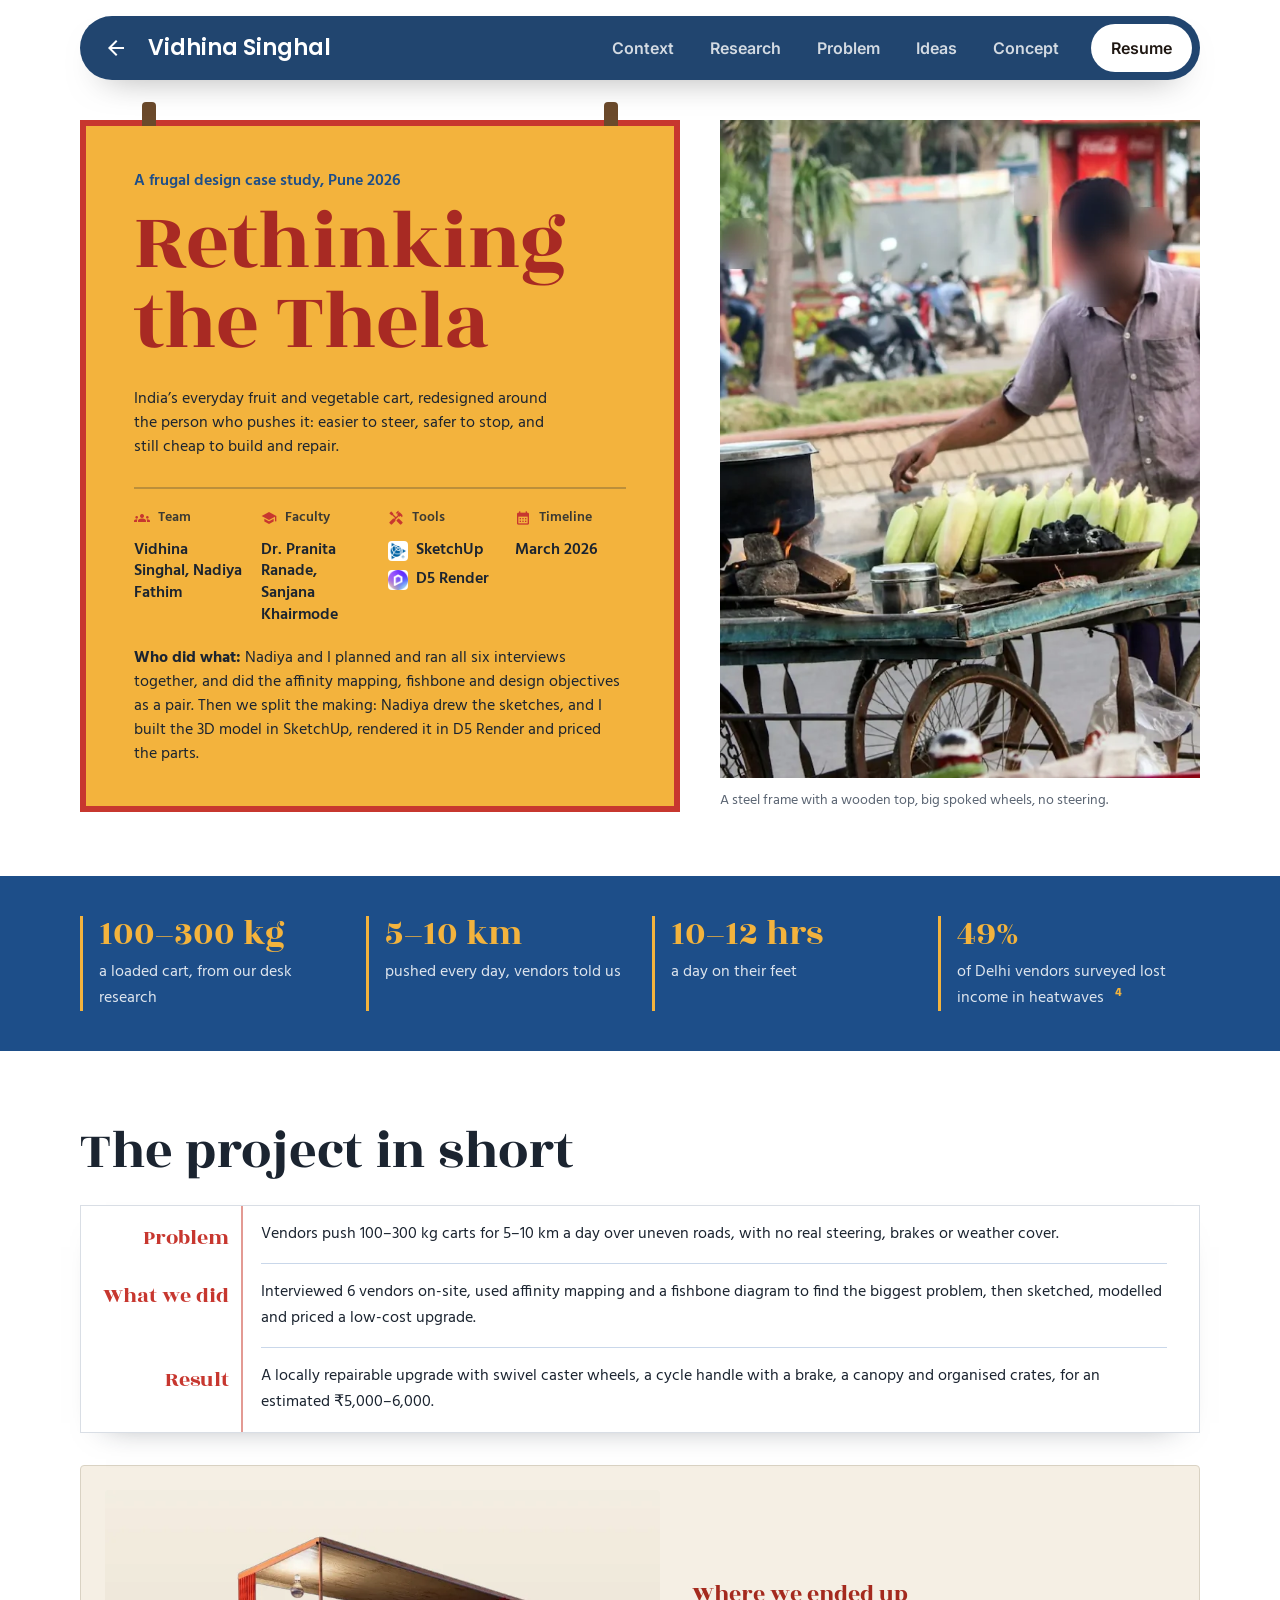
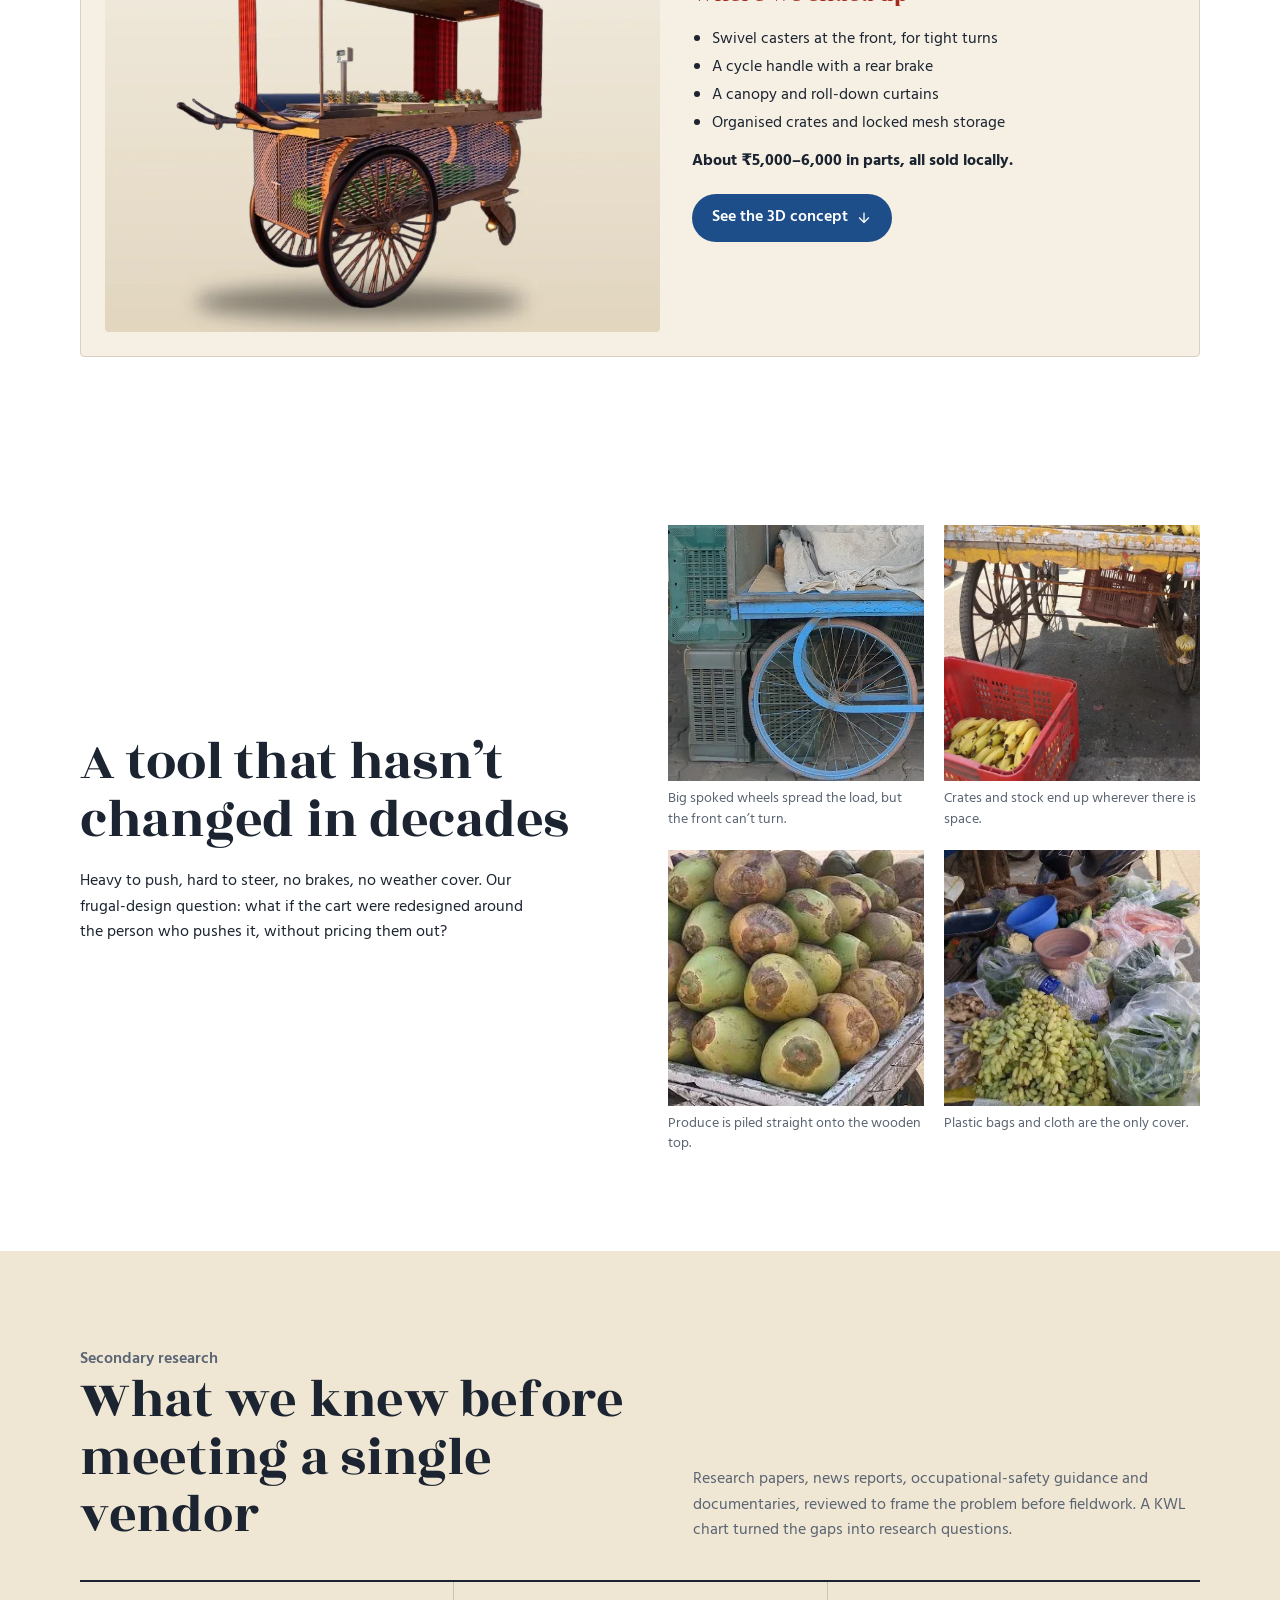
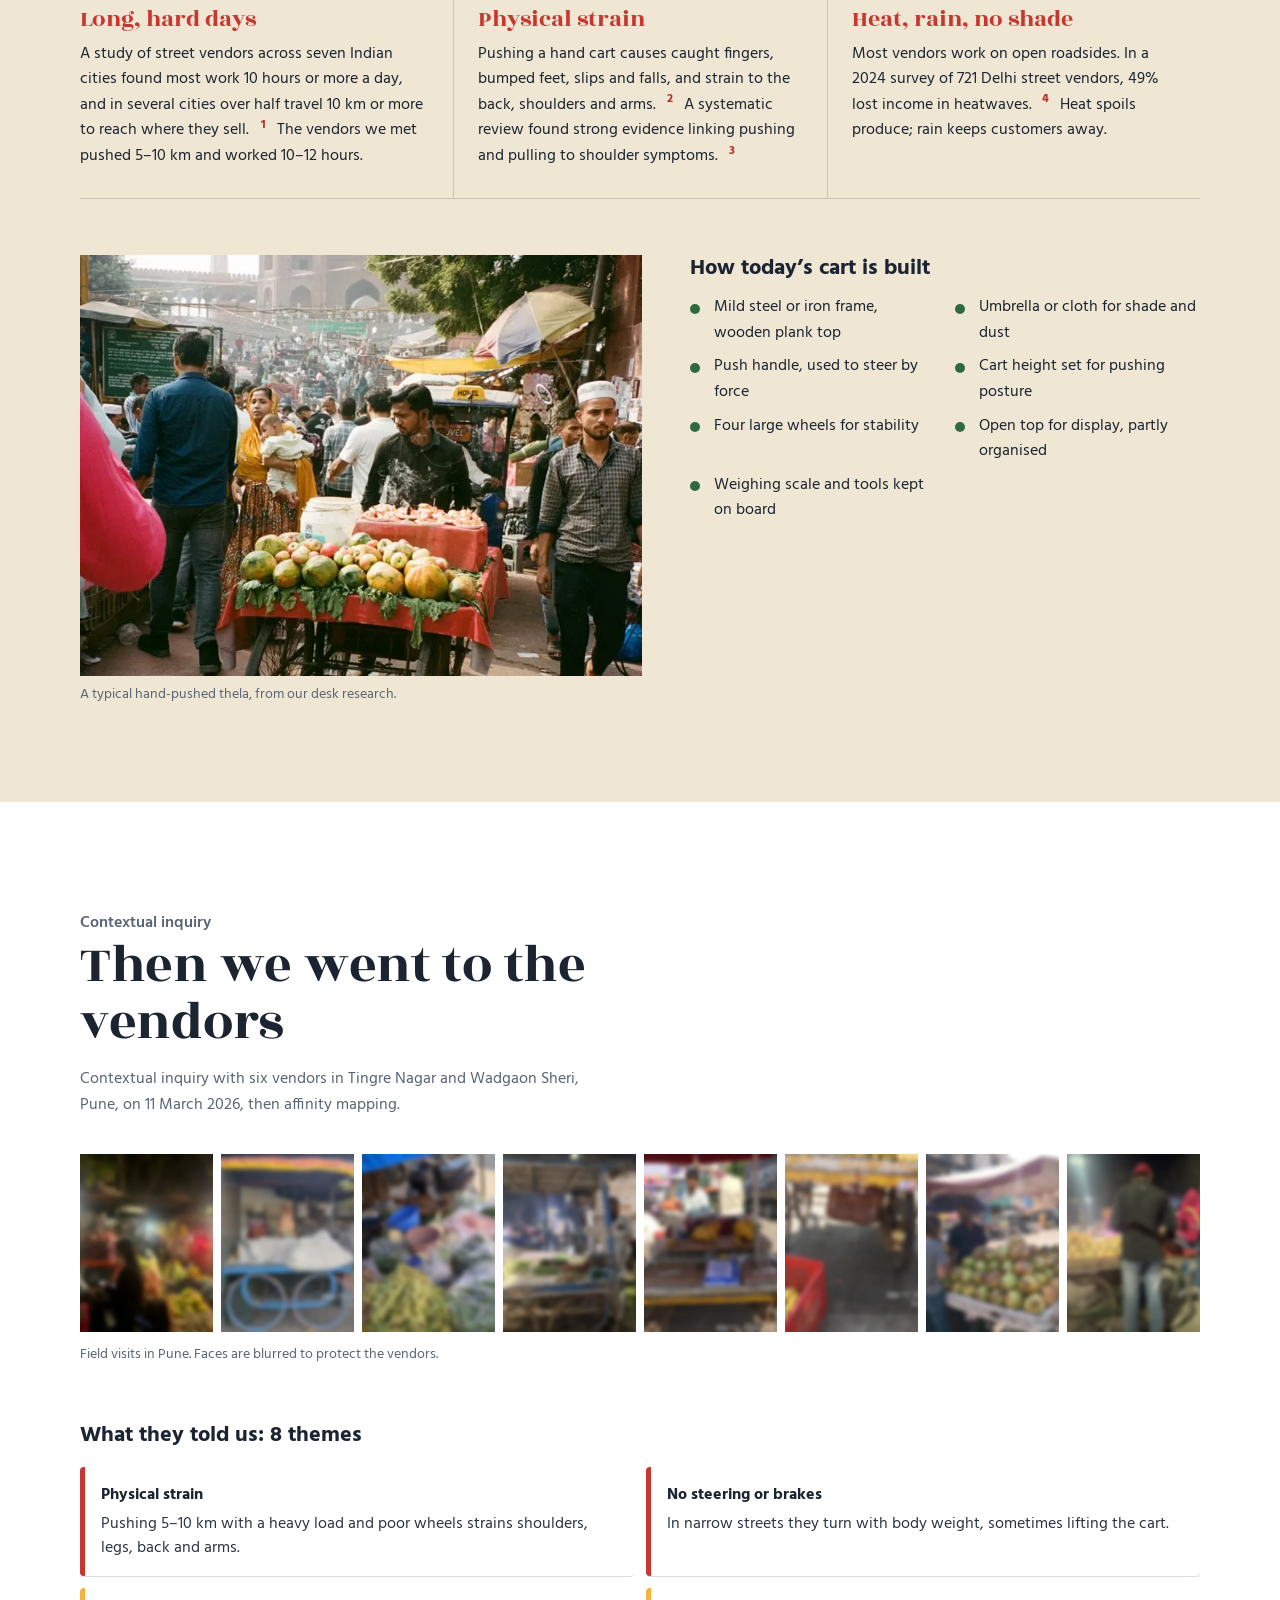
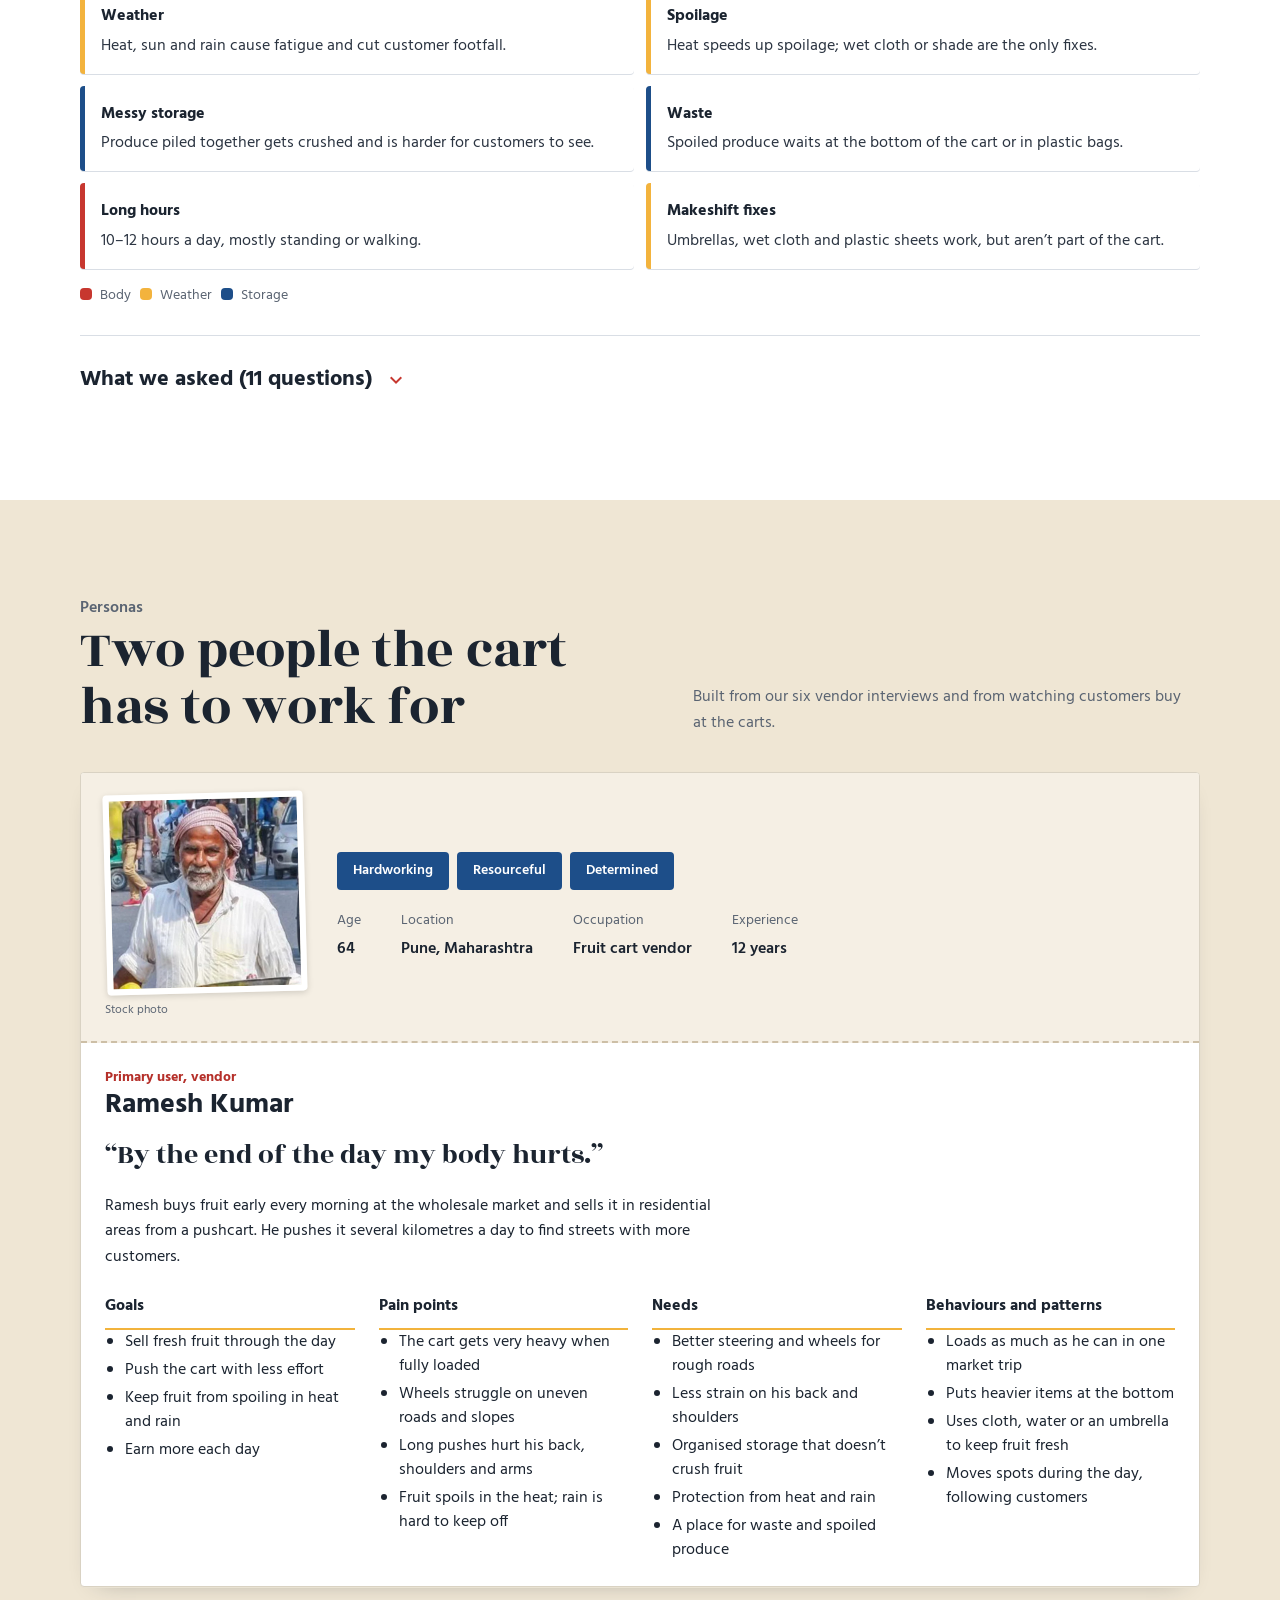
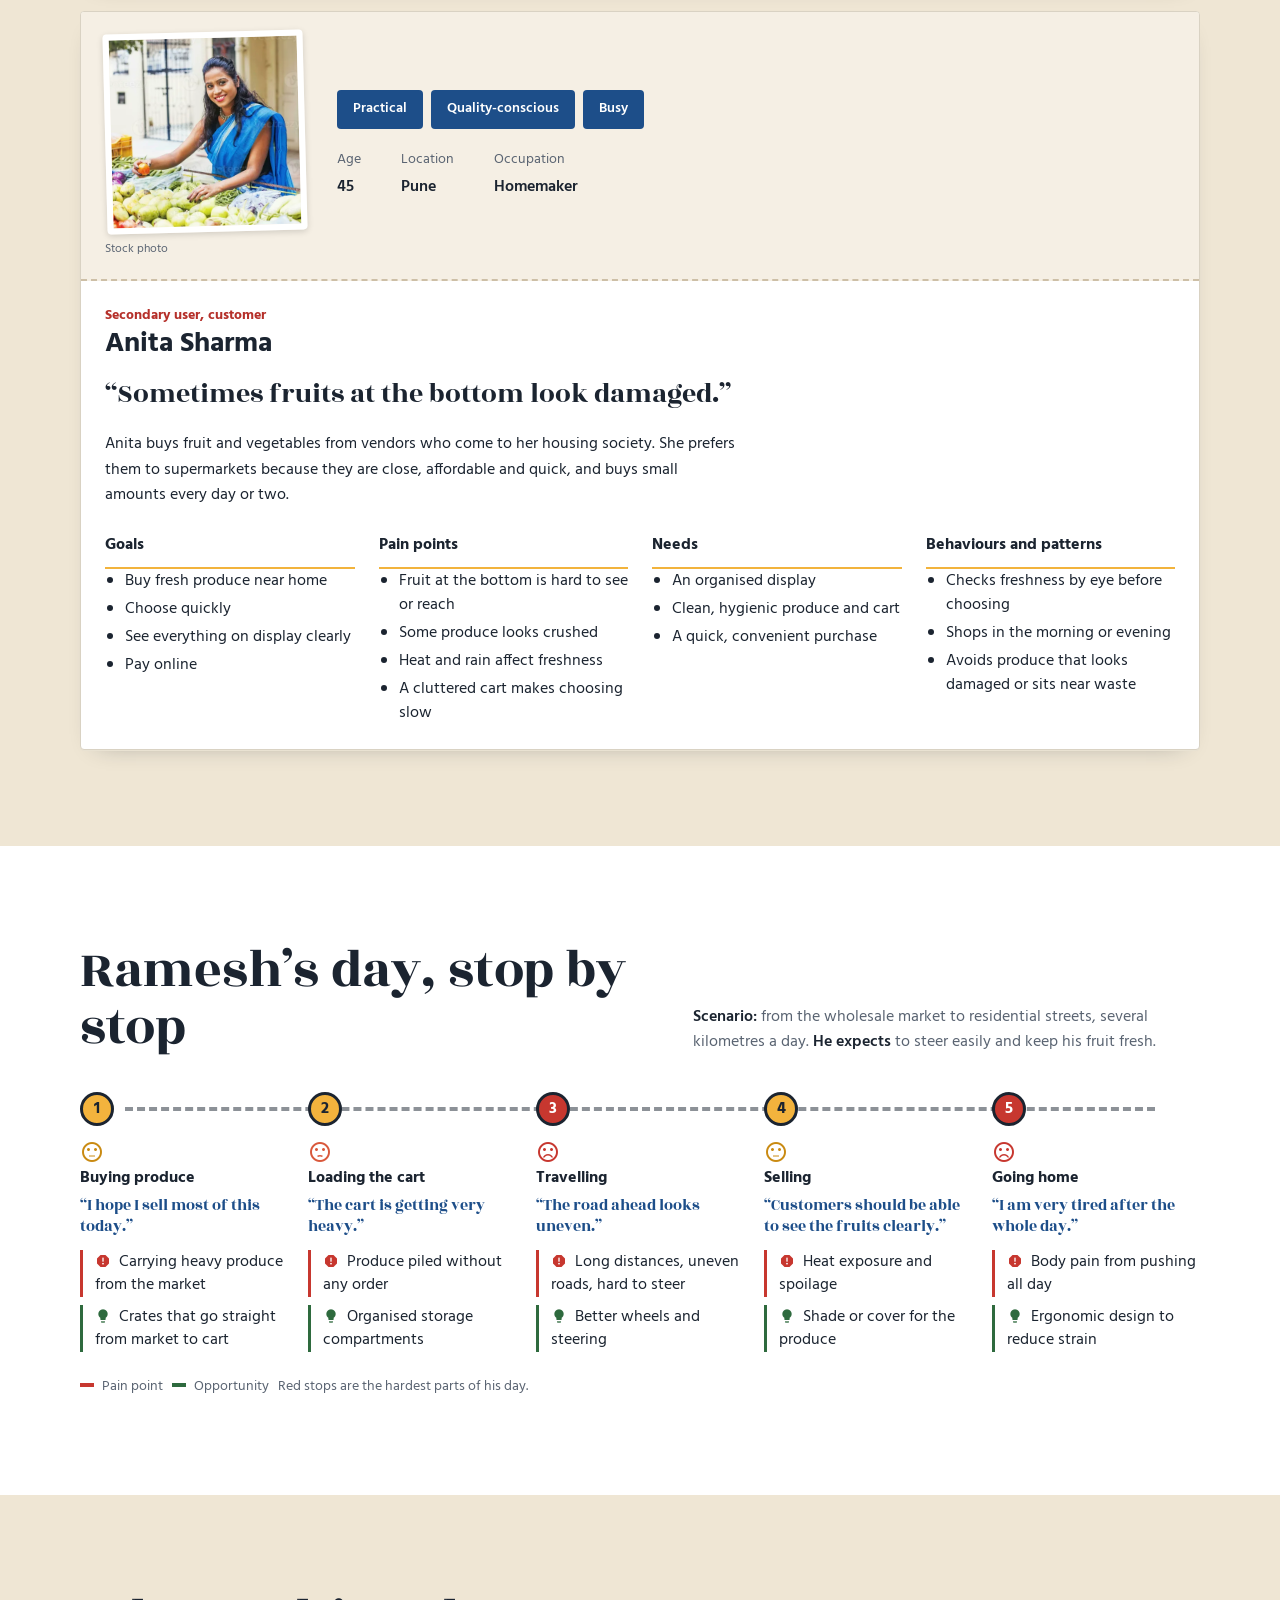
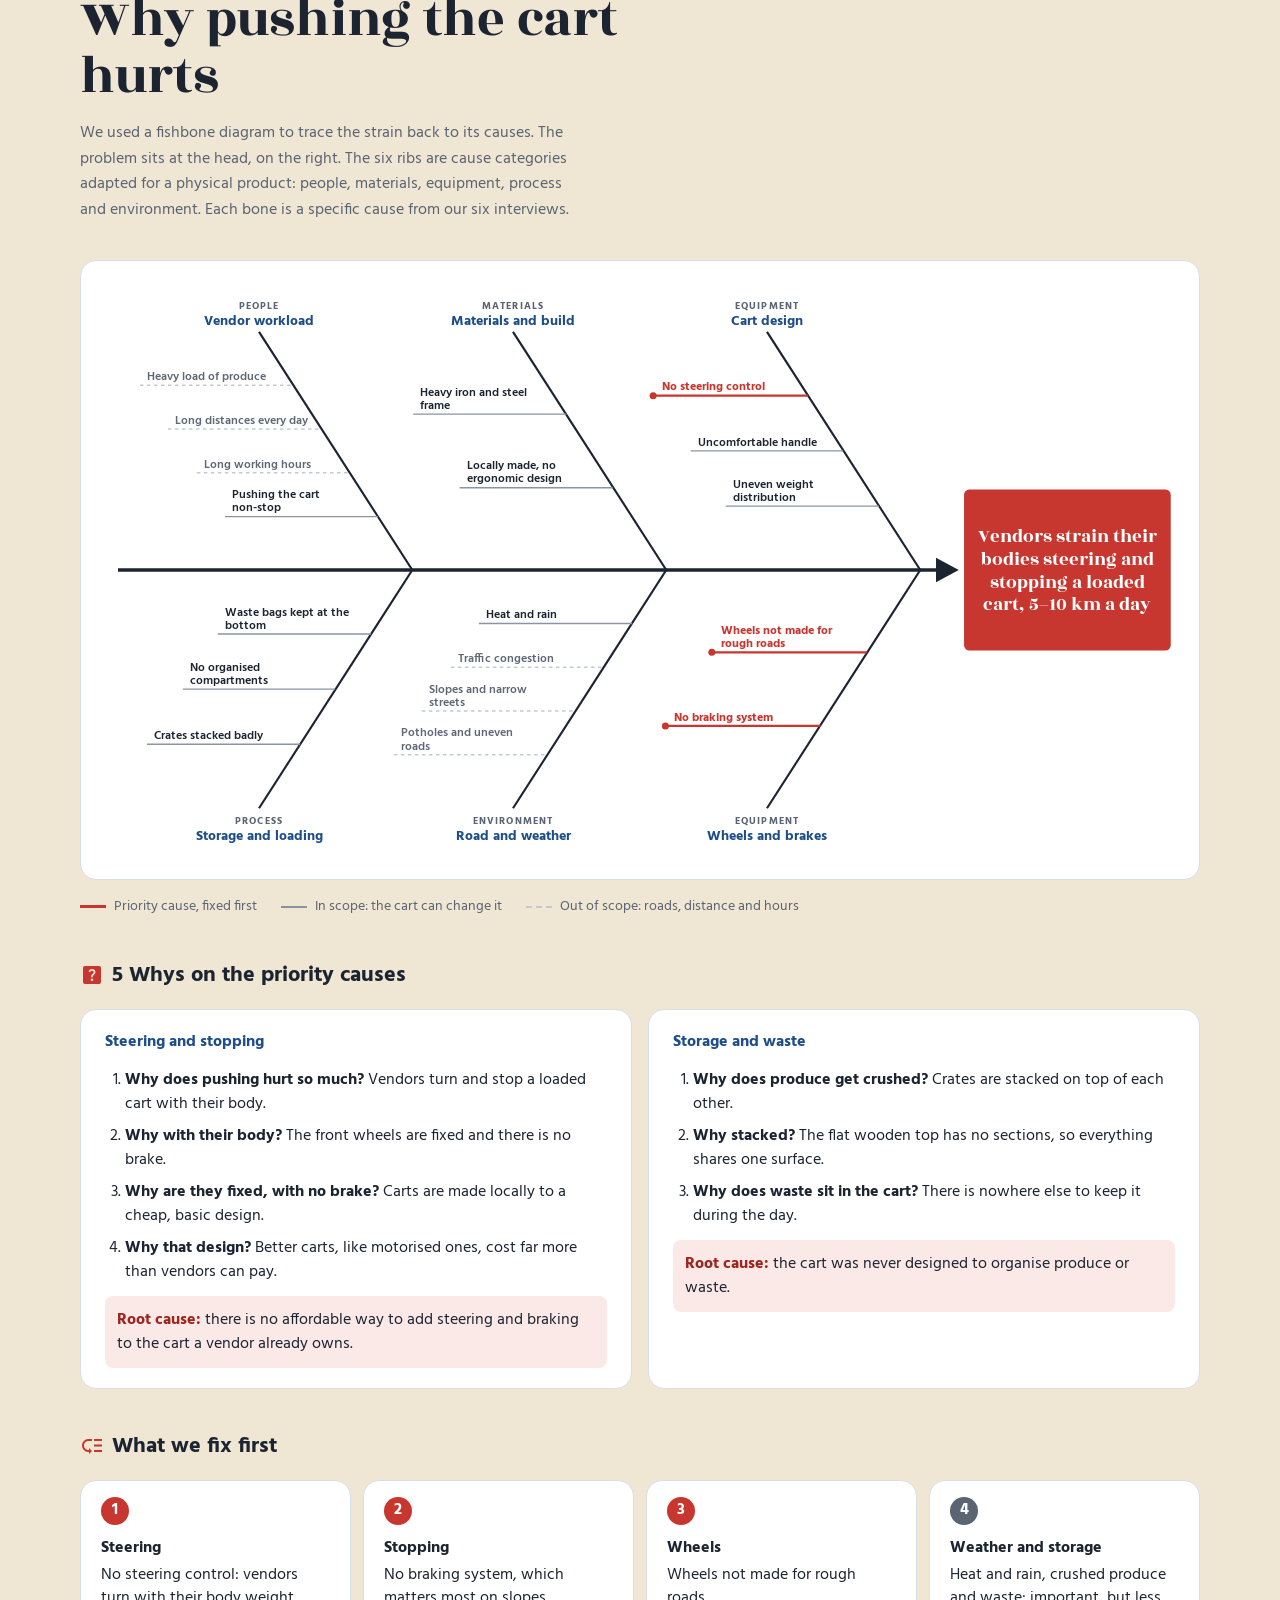
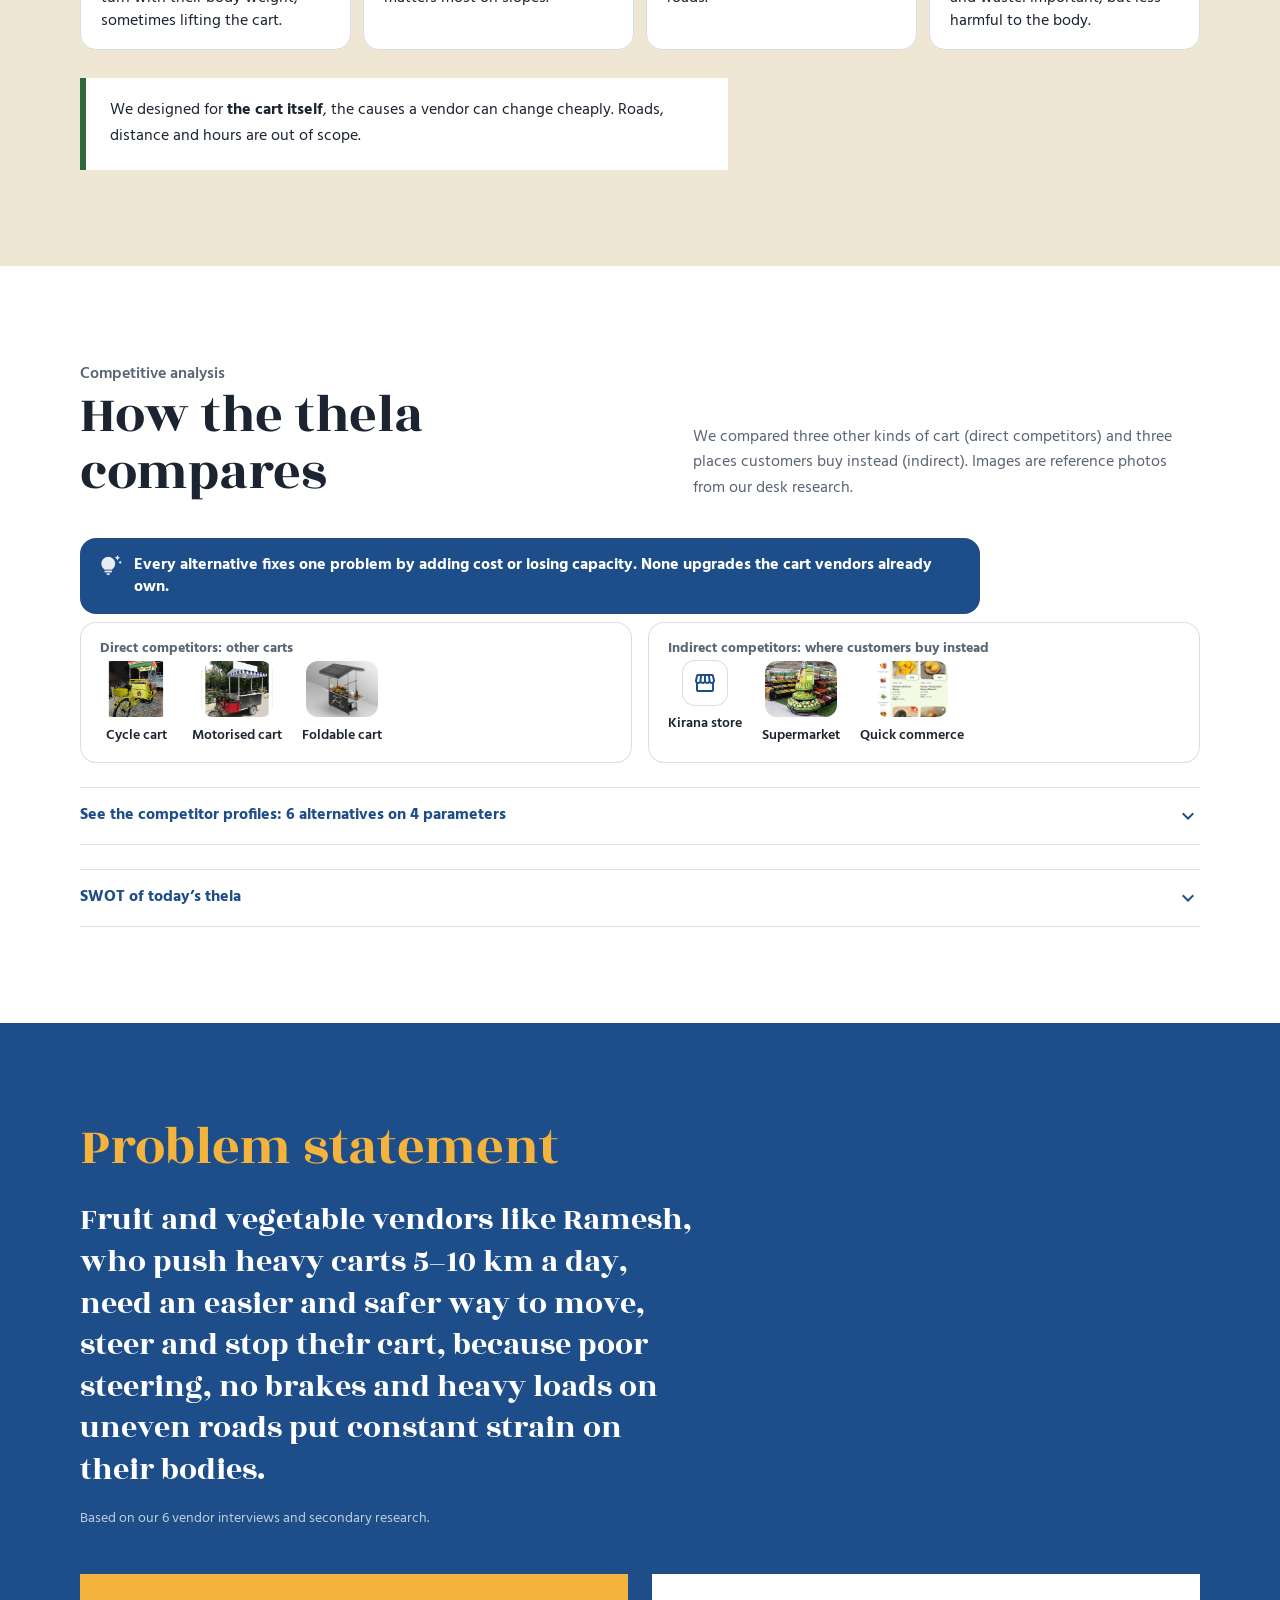
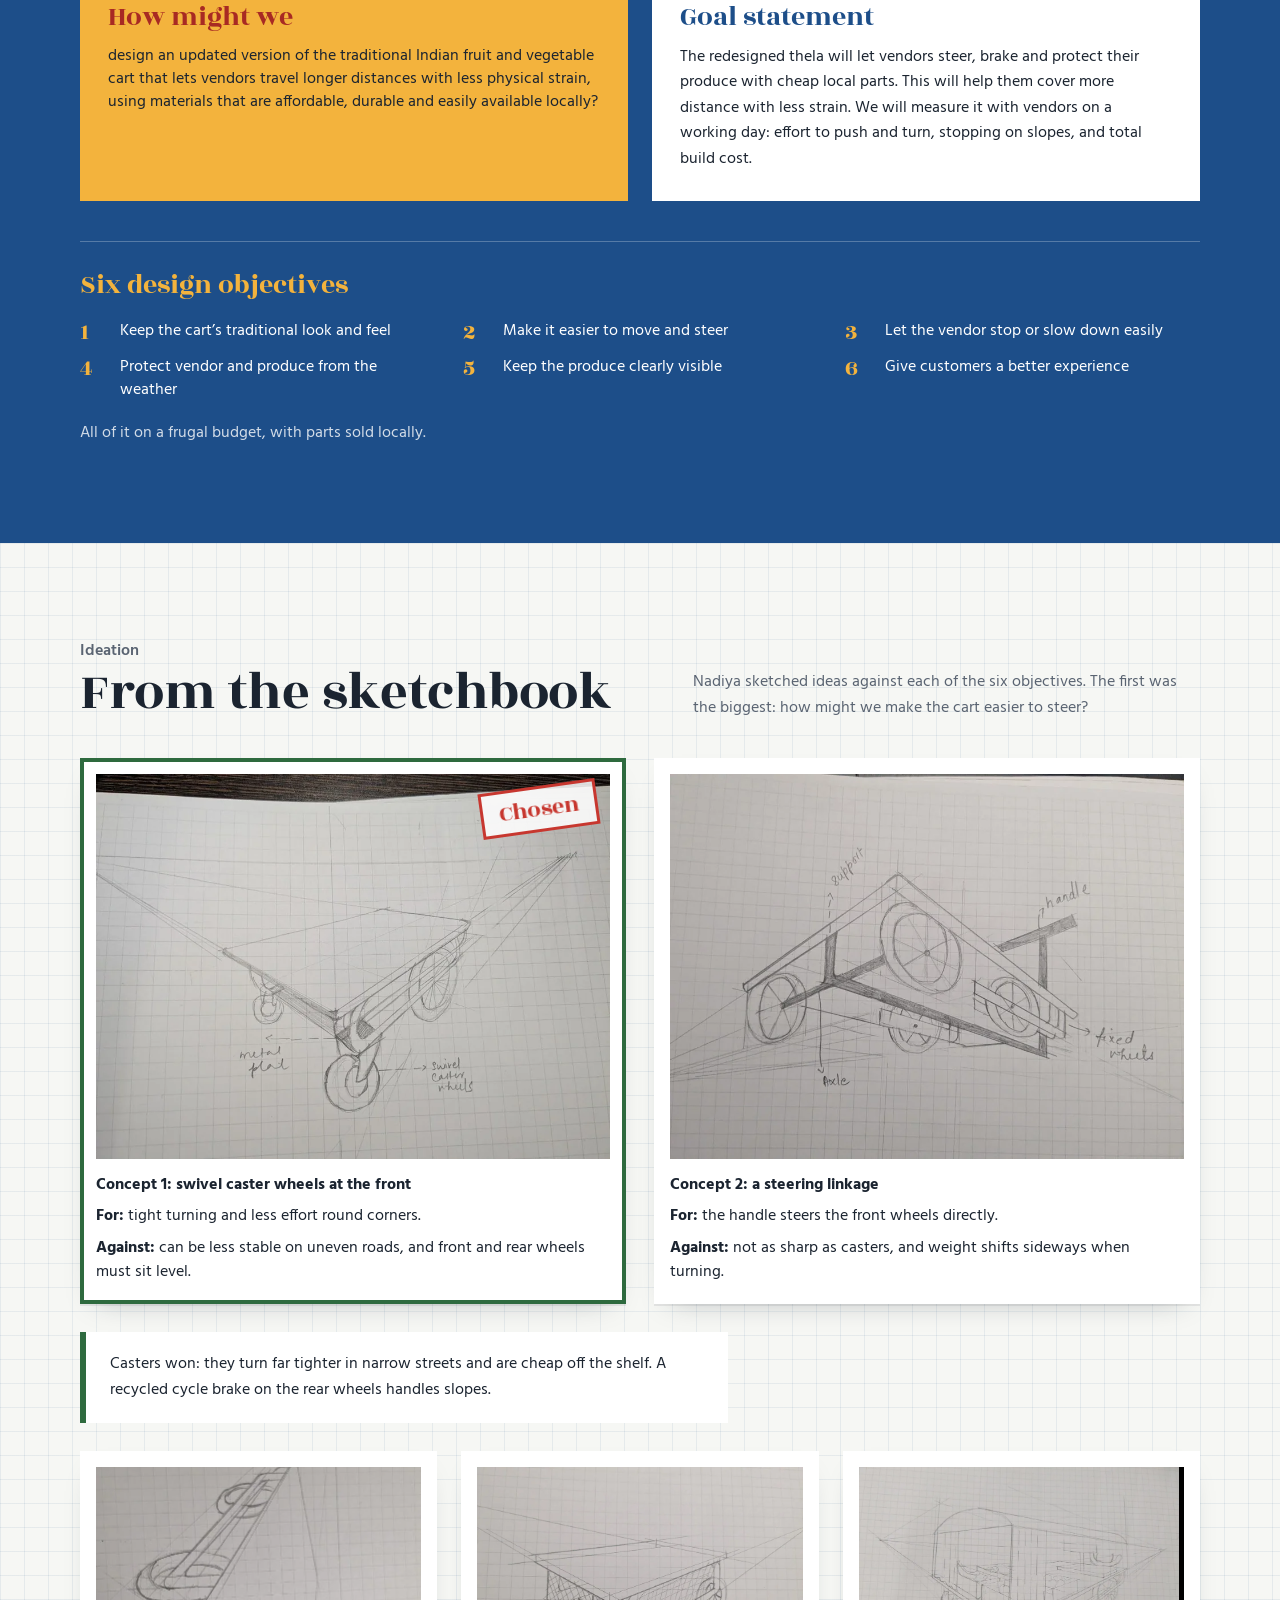
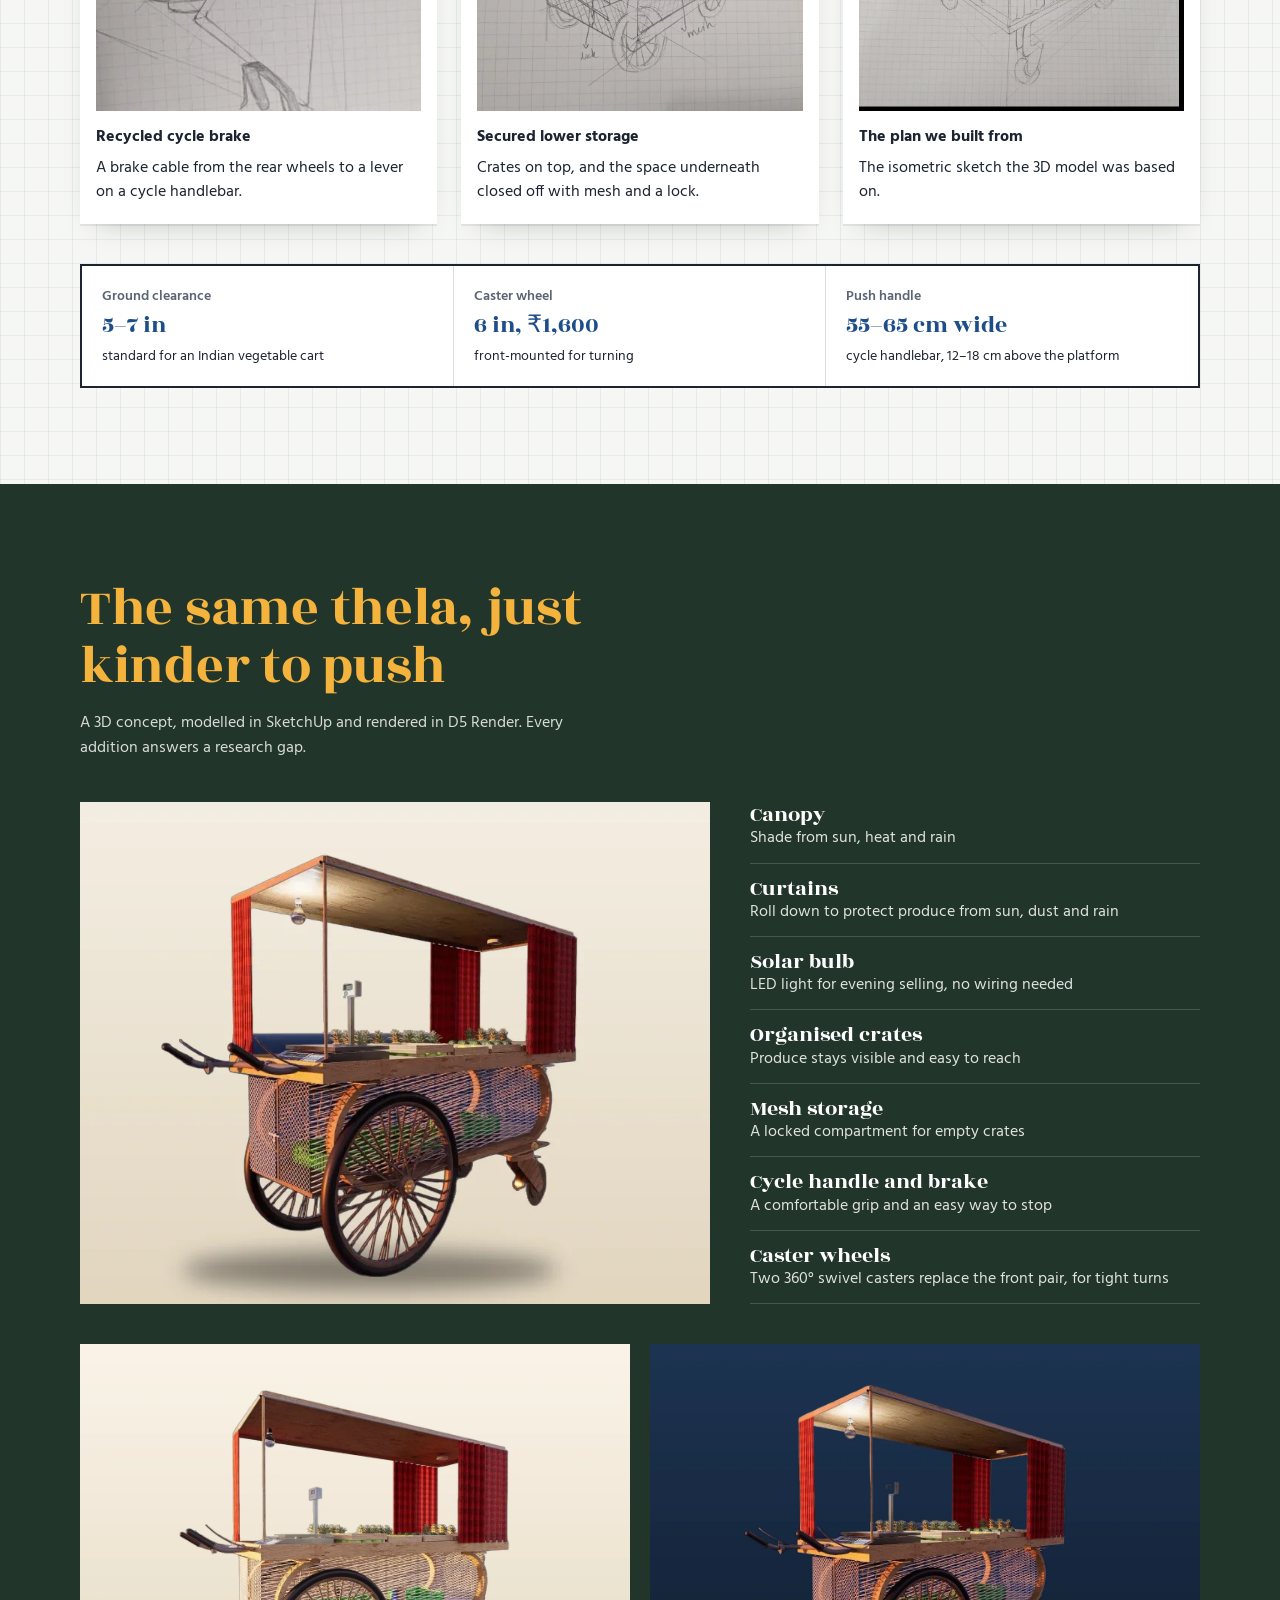
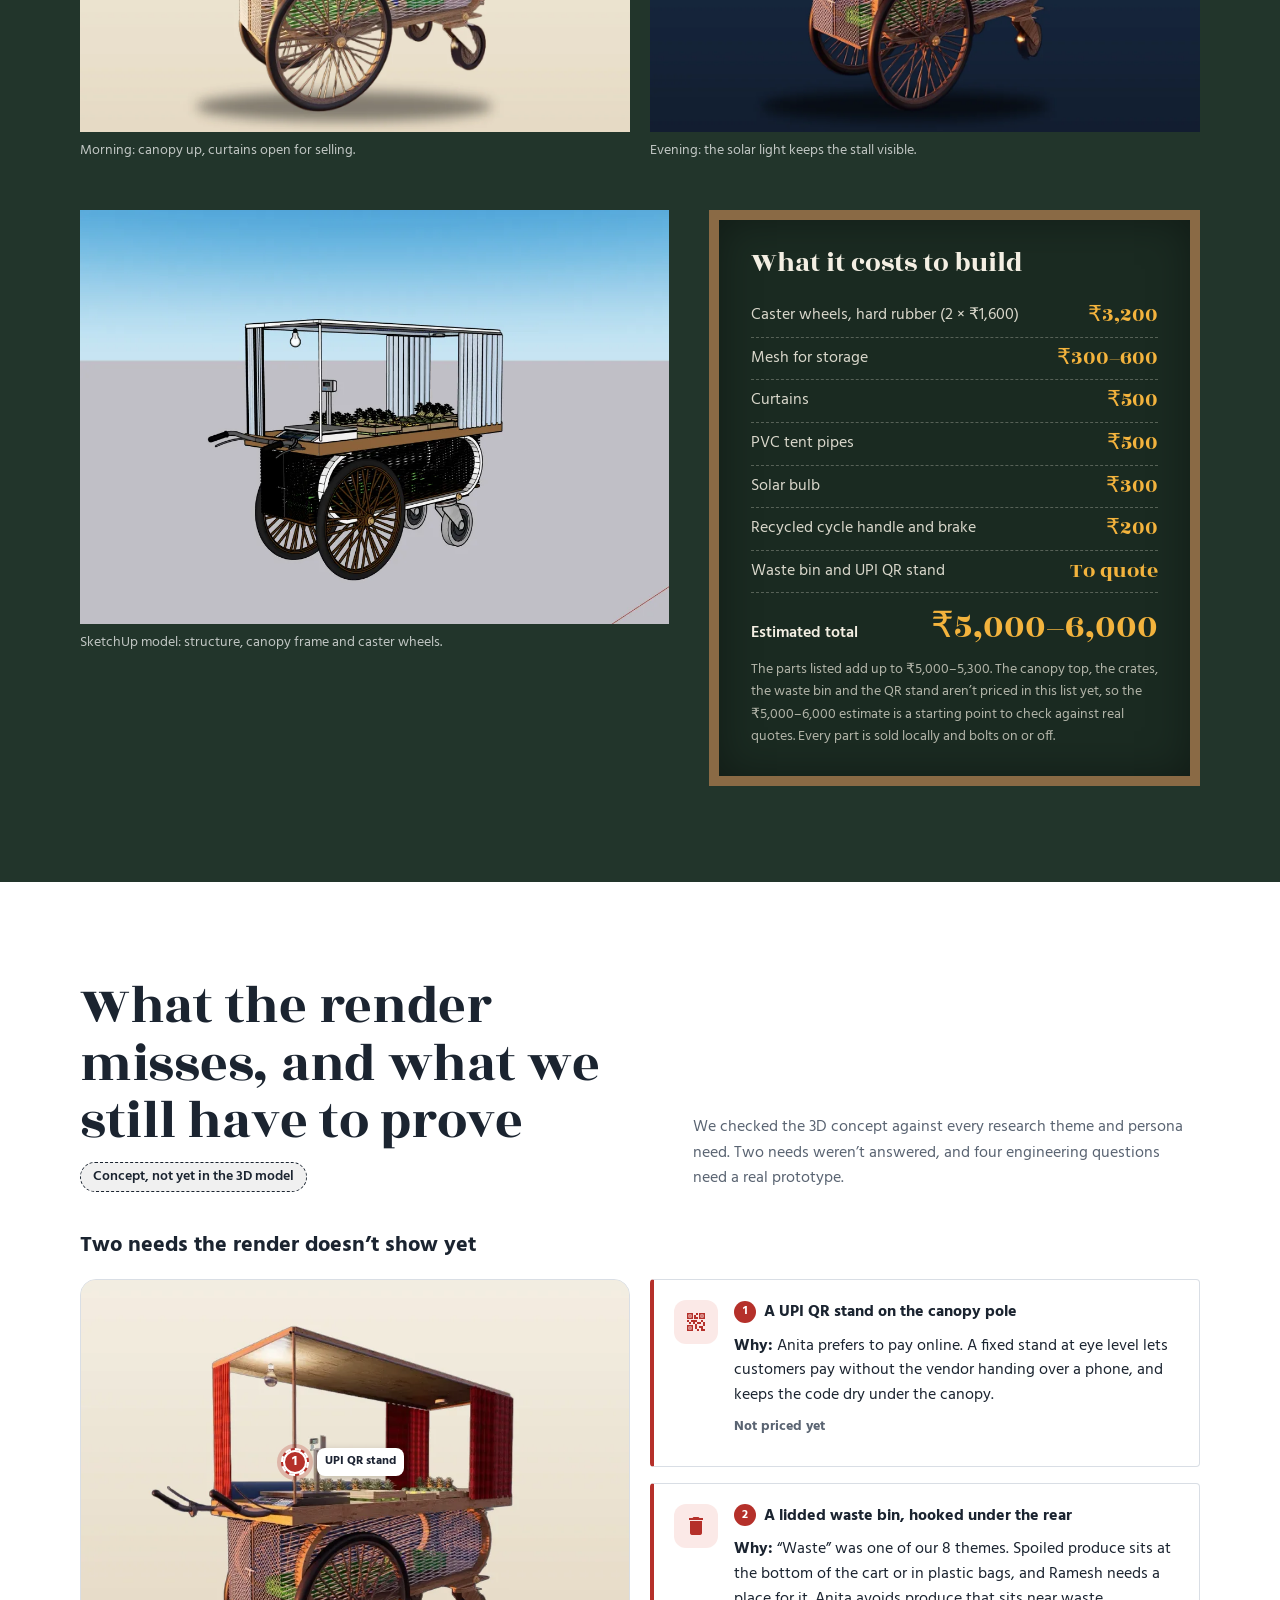
<file: fruit-vegetable-carts.html>
<!doctype html>
<html lang="en">
<head>
<meta charset="utf-8">
<meta name="viewport" content="width=device-width, initial-scale=1">
<title>Rethinking the Thela, street vendor cart case study | Vidhina Singhal</title>
<meta name="description" content="Rethinking the Thela: a frugal redesign of India’s fruit and vegetable cart, from interviews with six Pune vendors to a low-cost 3D concept. A case study by Vidhina Singhal and Nadiya Fathim.">
<meta name="theme-color" content="#1f4a2e">
<link rel="canonical" href="https://vidhina05.github.io/fruit-vegetable-carts.html">
<meta property="og:type" content="article">
<meta property="og:title" content="Rethinking the Thela, a case study by Vidhina Singhal and Nadiya Fathim">
<meta property="og:description" content="India’s fruit and vegetable cart, redesigned to steer, stop and shade for about ₹5,000–6,000.">
<meta property="og:url" content="https://vidhina05.github.io/fruit-vegetable-carts.html">
<meta property="og:image" content="https://vidhina05.github.io/assets/og-carts.jpg?v=3">
<meta name="twitter:card" content="summary_large_image">
<link rel="icon" href="assets/favicon.svg?v=2" type="image/svg+xml">
<link rel="apple-touch-icon" href="assets/apple-touch-icon.png?v=2">
<link rel="stylesheet" href="css/style.css?v=m3a">
<link rel="stylesheet" href="css/m3.css?v=a11y1">
<link rel="stylesheet" href="css/thela.css?v=a11y1">
<link rel="stylesheet" href="css/cs-shared.css?v=m3b">
</head>
<body class="cs th">
<a class="skip" href="#main">Skip to content</a>
<header class="cs-bar" role="banner">
  <div class="in">
    <a class="cs-back" href="index.html#work" aria-label="Back to all projects"><span class="mi" aria-hidden="true">arrow_back</span></a>
    <a class="cs-name" href="index.html">Vidhina Singhal</a>
    <nav class="cs-links" aria-label="Case study sections"><a href="#context">Context</a><a href="#research">Research</a><a href="#problem">Problem</a><a href="#ideas">Ideas</a><a href="#prototype">Concept</a><a class="cs-cv" href="assets/Vidhina_Singhal_Resume.pdf?v=10" target="_blank" rel="noopener">Resume<span class="sr-only"> (PDF, opens in new tab)</span></a></nav>
    <button class="menu-btn" type="button" aria-expanded="false" aria-controls="mobile-menu" aria-label="Open menu"><span class="bars" aria-hidden="true"><i></i><i></i><i></i></span></button>
  </div>
  <span class="progress" aria-hidden="true"></span>
</header>
<nav class="mobile-menu" id="mobile-menu" aria-label="Case study sections" aria-hidden="true"><a href="#context">Context</a><a href="#research">Research</a><a href="#problem">Problem</a><a href="#ideas">Ideas</a><a href="#prototype">Concept</a><a href="#learned">Learnings</a><a href="#next">Next steps</a><a href="#sources">Sources</a><a href="index.html#work">All projects</a><small>Vidhina Singhal, portfolio</small></nav>
<main id="main">

  <!-- HERO: painted cart signboard -->
  <section class="t-hero" aria-labelledby="t-title">
    <div class="t-wrap t-hero-g">
      <div class="t-board">
        <p class="t-board-kicker">A frugal design case study, Pune 2026</p>
        <h1 id="t-title">Rethinking<br>the Thela</h1>
        <p class="t-board-sub">India’s everyday fruit and vegetable cart, redesigned around the person who pushes it: easier to steer, safer to stop, and still cheap to build and repair.</p>
        <dl class="t-board-meta">
          <div><dt class="ic-l"><span class="mi" aria-hidden="true">groups</span>Team</dt><dd>Vidhina Singhal, Nadiya Fathim</dd></div>
          <div><dt class="ic-l"><span class="mi" aria-hidden="true">school</span>Faculty</dt><dd>Dr. Pranita Ranade, Sanjana Khairmode</dd></div>
          <div><dt class="ic-l"><span class="mi" aria-hidden="true">handyman</span>Tools</dt><dd class="tools-l"><span><img class="logo" src="assets/logos/sketchup.png" alt="" width="20" height="20" loading="lazy">SketchUp</span><span><img class="logo" src="assets/logos/d5render.png" alt="" width="20" height="20" loading="lazy">D5 Render</span></dd></div>
          <div><dt class="ic-l"><span class="mi" aria-hidden="true">calendar_month</span>Timeline</dt><dd>March 2026</dd></div>
        </dl>
        <p class="t-board-who"><b>Who did what:</b> Nadiya and I planned and ran all six interviews together, and did the affinity mapping, fishbone and design objectives as a pair. Then we split the making: Nadiya drew the sketches, and I built the 3D model in SketchUp, rendered it in D5 Render and priced the parts.</p>
      </div>
      <figure class="t-hero-ph">
        <img src="assets/images/vg-hero.webp" width="720" height="900" alt="A vendor working at his handcart on a busy street">
        <figcaption>A steel frame with a wooden top, big spoked wheels, no steering.</figcaption>
      </figure>
    </div>
  </section>

  <!-- NUMBERS on tarp -->
  <section class="tarp" aria-label="Key numbers">
    <div class="t-wrap tarp-g">
      <p><b>100–300 kg</b><span>a loaded cart, from our desk research</span></p>
      <p><b>5–10 km</b><span>pushed every day, vendors told us</span></p>
      <p><b>10–12 hrs</b><span>a day on their feet</span></p>
      <p><b>49%</b><span>of Delhi vendors surveyed lost income in heatwaves<sup class="cite"><a href="#ref-4" aria-label="Source 4">4</a></sup></span></p>
    </div>
  </section>

  <!-- IN SHORT -->
  <section class="t-sec t-short" aria-labelledby="short-h">
    <div class="t-wrap">
      <h2 class="t-h2" id="short-h">The project in short</h2>
      <div class="ledger">
        <div><h3>Problem</h3><p>Vendors push 100–300 kg carts for 5–10 km a day over uneven roads, with no real steering, brakes or weather cover.</p></div>
        <div><h3>What we did</h3><p>Interviewed 6 vendors on-site, used affinity mapping and a fishbone diagram to find the biggest problem, then sketched, modelled and priced a low-cost upgrade.</p></div>
        <div><h3>Result</h3><p>A locally repairable upgrade with swivel caster wheels, a cycle handle with a brake, a canopy and organised crates, for an estimated ₹5,000–6,000.</p></div>
      </div>
      <figure class="t-res">
        <img src="assets/images/vg-render.webp" width="840" height="670" alt="3D render of the redesigned thela with a canopy, curtains, organised crates, a cycle handle and swivel caster wheels" loading="lazy">
        <figcaption><p class="t-res-k">Where we ended up</p><ul><li>Swivel casters at the front, for tight turns</li><li>A cycle handle with a rear brake</li><li>A canopy and roll-down curtains</li><li>Organised crates and locked mesh storage</li></ul><p class="t-res-c">About ₹5,000–6,000 in parts, all sold locally.</p><a href="#prototype">See the 3D concept<span class="mi" aria-hidden="true">arrow_downward</span></a></figcaption>
      </figure>
    </div>
  </section>

  <!-- CONTEXT -->
  <section class="t-sec" id="context" aria-labelledby="ctx-h">
    <div class="t-wrap t-split">
      <div class="t-lede">
        <div class="eyeh"><h2 class="t-h2" id="ctx-h">A tool that hasn’t changed in decades</h2></div>
        <p>Heavy to push, hard to steer, no brakes, no weather cover. Our frugal-design question: what if the cart were redesigned around the person who pushes it, without pricing them out?</p>
        
      </div>
      <div class="detail-g">
        <figure><img src="assets/images/vg-p-wheels.webp" width="720" height="449" loading="lazy" alt="Close-up of a cart's large spoked wheels"><figcaption>Big spoked wheels spread the load, but the front can’t turn.</figcaption></figure>
        <figure><img src="assets/images/vg-p-banana.webp" width="700" height="707" loading="lazy" alt="Bananas in a red crate under a cart"><figcaption>Crates and stock end up wherever there is space.</figcaption></figure>
        <figure><img src="assets/images/vg-p-coconut.webp" width="351" height="268" loading="lazy" alt="Coconuts piled on a wooden cart"><figcaption>Produce is piled straight onto the wooden top.</figcaption></figure>
        <figure><img src="assets/images/vg-p-veg.webp" width="651" height="590" loading="lazy" alt="Vegetables in plastic bags on a cart"><figcaption>Plastic bags and cloth are the only cover.</figcaption></figure>
      </div>
    </div>
  </section>

  <!-- SECONDARY RESEARCH -->
  <section class="t-sec t-jute" id="research" aria-labelledby="sr-h">
    <div class="t-wrap">
      <div class="t-head"><div class="eyeh"><p class="eyebrow"><span class="mi" aria-hidden="true">menu_book</span>Secondary research</p><h2 class="t-h2" id="sr-h">What we knew before meeting a single vendor</h2></div><p>Research papers, news reports, occupational-safety guidance and documentaries, reviewed to frame the problem before fieldwork. A KWL chart turned the gaps into research questions.</p></div>
      
      <div class="desk-g">
        <article><h3>Long, hard days</h3><p>A study of street vendors across seven Indian cities found most work 10 hours or more a day, and in several cities over half travel 10 km or more to reach where they sell.<sup class="cite"><a href="#ref-1" aria-label="Source 1">1</a></sup> The vendors we met pushed 5–10 km and worked 10–12 hours.</p></article>
        <article><h3>Physical strain</h3><p>Pushing a hand cart causes caught fingers, bumped feet, slips and falls, and strain to the back, shoulders and arms.<sup class="cite"><a href="#ref-2" aria-label="Source 2">2</a></sup> A systematic review found strong evidence linking pushing and pulling to shoulder symptoms.<sup class="cite"><a href="#ref-3" aria-label="Source 3">3</a></sup></p></article>
        <article><h3>Heat, rain, no shade</h3><p>Most vendors work on open roadsides. In a 2024 survey of 721 Delhi street vendors, 49% lost income in heatwaves.<sup class="cite"><a href="#ref-4" aria-label="Source 4">4</a></sup> Heat spoils produce; rain keeps customers away.</p></article>
      </div>
      <div class="t-anat">
        <figure class="t-anat-ph"><img src="assets/images/vg-cart.webp" width="700" height="524" loading="lazy" alt="A loaded fruit cart on a crowded street"><figcaption>A typical hand-pushed thela, from our desk research.</figcaption></figure>
        <div>
          <h3 class="t-h3">How today’s cart is built</h3>
          <ul class="tick">
            <li>Mild steel or iron frame, wooden plank top</li><li>Umbrella or cloth for shade and dust</li><li>Push handle, used to steer by force</li><li>Cart height set for pushing posture</li><li>Four large wheels for stability</li><li>Open top for display, partly organised</li><li>Weighing scale and tools kept on board</li>
          </ul>
          
        </div>
      </div>

    </div>
  </section>

  <!-- PRIMARY RESEARCH -->
  <section class="t-sec" aria-labelledby="pr-h">
    <div class="t-wrap">
      <div class="t-head stack"><div class="eyeh"><p class="eyebrow"><span class="mi" aria-hidden="true">record_voice_over</span>Contextual inquiry</p><h2 class="t-h2" id="pr-h">Then we went to the vendors</h2></div><p>Contextual inquiry with six vendors in Tingre Nagar and Wadgaon Sheri, Pune, on 11 March 2026, then affinity mapping.</p></div>
      
      <div class="visit">
        <div class="visit-g">
          <img src="assets/images/vg-visit1.webp" width="600" height="600" loading="lazy" alt="Blurred field-visit photo of a fruit stall at night">
          <img src="assets/images/vg-visit2.webp" width="600" height="600" loading="lazy" alt="Blurred field-visit photo of a blue cart">
          <img src="assets/images/vg-visit3.webp" width="600" height="600" loading="lazy" alt="Blurred field-visit photo of vegetables on a cart">
          <img src="assets/images/vg-visit4.webp" width="600" height="600" loading="lazy" alt="Blurred field-visit photo of a cart with a canopy">
          <img src="assets/images/vg-visit5.webp" width="600" height="600" loading="lazy" alt="Blurred field-visit photo of a cart's display">
          <img src="assets/images/vg-visit6.webp" width="600" height="600" loading="lazy" alt="Blurred field-visit photo of crates under a cart">
          <img src="assets/images/vg-visit7.webp" width="600" height="600" loading="lazy" alt="Blurred field-visit photo of a fruit cart with a customer">
          <img src="assets/images/vg-visit8.webp" width="600" height="600" loading="lazy" alt="Blurred field-visit photo of a vendor at night">
        </div>
        <p class="t-cap">Field visits in Pune. Faces are blurred to protect the vendors.</p>
      </div>

      <div class="qa-t">
        <div class="qs">
          <details class="qd"><summary class="t-h3">What we asked (11 questions)<span class="mi qd-i" aria-hidden="true">expand_more</span></summary>
          <ol>
            <li>What is your name and age?</li><li>Where do you sell your fruits or vegetables?</li><li>Roughly how far do you push the cart each day?</li><li>What is difficult about moving the cart from one place to another?</li><li>How do you arrange fruits and vegetables on your cart?</li><li>Do you keep anything at the bottom of the cart? Why?</li><li>Roughly how much produce goes to waste each day?</li><li>What do you do with spoiled fruits and vegetables?</li><li>How does the weather affect your work?</li><li>How does the way you store or sell change across seasons?</li><li>What is the biggest challenge you face while selling?</li>
          </ol></details>
        </div>
        <div class="themes">
          <h3 class="t-h3">What they told us: 8 themes</h3>
          <dl>
            <div class="th-body"><dt>Physical strain</dt><dd>Pushing 5–10 km with a heavy load and poor wheels strains shoulders, legs, back and arms.</dd></div>
            <div class="th-body"><dt>No steering or brakes</dt><dd>In narrow streets they turn with body weight, sometimes lifting the cart.</dd></div>
            <div class="th-wx"><dt>Weather</dt><dd>Heat, sun and rain cause fatigue and cut customer footfall.</dd></div>
            <div class="th-wx"><dt>Spoilage</dt><dd>Heat speeds up spoilage; wet cloth or shade are the only fixes.</dd></div>
            <div class="th-st"><dt>Messy storage</dt><dd>Produce piled together gets crushed and is harder for customers to see.</dd></div>
            <div class="th-st"><dt>Waste</dt><dd>Spoiled produce waits at the bottom of the cart or in plastic bags.</dd></div>
            <div class="th-body"><dt>Long hours</dt><dd>10–12 hours a day, mostly standing or walking.</dd></div>
            <div class="th-wx"><dt>Makeshift fixes</dt><dd>Umbrellas, wet cloth and plastic sheets work, but aren’t part of the cart.</dd></div>
          </dl>
          <p class="legend"><i class="lb"></i>Body &nbsp; <i class="lw"></i>Weather &nbsp; <i class="ls"></i>Storage</p>
        </div>
      </div>
    </div>
  </section>

  <!-- PEOPLE -->
  <section class="t-sec t-jute" aria-labelledby="pp-h">
    <div class="t-wrap">
      <div class="t-head"><div class="eyeh"><p class="eyebrow"><span class="mi" aria-hidden="true">groups</span>Personas</p><h2 class="t-h2" id="pp-h">Two people the cart has to work for</h2></div><p>Built from our six vendor interviews and from watching customers buy at the carts.</p></div>
      <article class="pz">
        <div class="pz-side">
          <figure class="pz-ph"><img src="assets/images/th-ramesh.webp" alt="Reference photo of an older fruit vendor, representing the persona Ramesh" width="360" height="440" loading="lazy"><figcaption class="stock-l">Stock photo</figcaption></figure>
          <ul class="pz-tags" aria-label="Personality"><li>Hardworking</li><li>Resourceful</li><li>Determined</li></ul>
          <dl class="pz-facts"><div><dt>Age</dt><dd>64</dd></div><div><dt>Location</dt><dd>Pune, Maharashtra</dd></div><div><dt>Occupation</dt><dd>Fruit cart vendor</dd></div><div><dt>Experience</dt><dd>12 years</dd></div></dl>
          
        </div>
        <div class="pz-main">
          <p class="pz-role">Primary user, vendor</p><h3 class="pz-name">Ramesh Kumar</h3>
          <blockquote class="pz-q">“By the end of the day my body hurts.”</blockquote>
          <p class="pz-bio">Ramesh buys fruit early every morning at the wholesale market and sells it in residential areas from a pushcart. He pushes it several kilometres a day to find streets with more customers.</p>
          <div class="pz-grid"><div class="pz-b"><h4>Goals</h4><ul><li>Sell fresh fruit through the day</li><li>Push the cart with less effort</li><li>Keep fruit from spoiling in heat and rain</li><li>Earn more each day</li></ul></div><div class="pz-b"><h4>Pain points</h4><ul><li>The cart gets very heavy when fully loaded</li><li>Wheels struggle on uneven roads and slopes</li><li>Long pushes hurt his back, shoulders and arms</li><li>Fruit spoils in the heat; rain is hard to keep off</li></ul></div><div class="pz-b"><h4>Needs</h4><ul><li>Better steering and wheels for rough roads</li><li>Less strain on his back and shoulders</li><li>Organised storage that doesn’t crush fruit</li><li>Protection from heat and rain</li><li>A place for waste and spoiled produce</li></ul></div><div class="pz-b"><h4>Behaviours and patterns</h4><ul><li>Loads as much as he can in one market trip</li><li>Puts heavier items at the bottom</li><li>Uses cloth, water or an umbrella to keep fruit fresh</li><li>Moves spots during the day, following customers</li></ul></div></div>
        </div>
      </article>
      <article class="pz">
        <div class="pz-side">
          <figure class="pz-ph"><img src="assets/images/th-anita.webp" alt="Reference photo of a woman choosing vegetables at a cart, representing the persona Anita" width="360" height="440" loading="lazy"><figcaption class="stock-l">Stock photo</figcaption></figure>
          <ul class="pz-tags" aria-label="Personality"><li>Practical</li><li>Quality-conscious</li><li>Busy</li></ul>
          <dl class="pz-facts"><div><dt>Age</dt><dd>45</dd></div><div><dt>Location</dt><dd>Pune</dd></div><div><dt>Occupation</dt><dd>Homemaker</dd></div></dl>
          
        </div>
        <div class="pz-main">
          <p class="pz-role">Secondary user, customer</p><h3 class="pz-name">Anita Sharma</h3>
          <blockquote class="pz-q">“Sometimes fruits at the bottom look damaged.”</blockquote>
          <p class="pz-bio">Anita buys fruit and vegetables from vendors who come to her housing society. She prefers them to supermarkets because they are close, affordable and quick, and buys small amounts every day or two.</p>
          <div class="pz-grid"><div class="pz-b"><h4>Goals</h4><ul><li>Buy fresh produce near home</li><li>Choose quickly</li><li>See everything on display clearly</li><li>Pay online</li></ul></div><div class="pz-b"><h4>Pain points</h4><ul><li>Fruit at the bottom is hard to see or reach</li><li>Some produce looks crushed</li><li>Heat and rain affect freshness</li><li>A cluttered cart makes choosing slow</li></ul></div><div class="pz-b"><h4>Needs</h4><ul><li>An organised display</li><li>Clean, hygienic produce and cart</li><li>A quick, convenient purchase</li></ul></div><div class="pz-b"><h4>Behaviours and patterns</h4><ul><li>Checks freshness by eye before choosing</li><li>Shops in the morning or evening</li><li>Avoids produce that looks damaged or sits near waste</li></ul></div></div>
        </div>
      </article>
    </div>
  </section>

  <!-- JOURNEY as a route -->
  <section class="t-sec" aria-labelledby="jr-h">
    <div class="t-wrap">
      <div class="t-head"><div class="eyeh"><h2 class="t-h2" id="jr-h">Ramesh’s day, stop by stop</h2></div><p><b>Scenario:</b> from the wholesale market to residential streets, several kilometres a day. <b>He expects</b> to steer easily and keep his fruit fresh.</p></div>
      <ol class="route">
        <li><span class="pin" aria-hidden="true"></span><span class="emo e-neutral" title="neutral"><span class="mi" aria-hidden="true">sentiment_neutral</span></span><h3>Buying produce</h3><q>I hope I sell most of this today.</q><p class="pain">Carrying heavy produce from the market</p><p class="opp">Crates that go straight from market to cart</p></li>
        <li><span class="pin" aria-hidden="true"></span><span class="emo e-dissatisfied" title="dissatisfied"><span class="mi" aria-hidden="true">sentiment_dissatisfied</span></span><h3>Loading the cart</h3><q>The cart is getting very heavy.</q><p class="pain">Produce piled without any order</p><p class="opp">Organised storage compartments</p></li>
        <li class="hard"><span class="pin" aria-hidden="true"></span><span class="emo e-very_dissatisfied" title="very dissatisfied"><span class="mi" aria-hidden="true">sentiment_very_dissatisfied</span></span><h3>Travelling</h3><q>The road ahead looks uneven.</q><p class="pain">Long distances, uneven roads, hard to steer</p><p class="opp">Better wheels and steering</p></li>
        <li><span class="pin" aria-hidden="true"></span><span class="emo e-neutral" title="neutral"><span class="mi" aria-hidden="true">sentiment_neutral</span></span><h3>Selling</h3><q>Customers should be able to see the fruits clearly.</q><p class="pain">Heat exposure and spoilage</p><p class="opp">Shade or cover for the produce</p></li>
        <li class="hard"><span class="pin" aria-hidden="true"></span><span class="emo e-very_dissatisfied" title="very dissatisfied"><span class="mi" aria-hidden="true">sentiment_very_dissatisfied</span></span><h3>Going home</h3><q>I am very tired after the whole day.</q><p class="pain">Body pain from pushing all day</p><p class="opp">Ergonomic design to reduce strain</p></li>
      </ol>
      <p class="route-key"><i class="kp"></i>Pain point &nbsp; <i class="ko"></i>Opportunity &nbsp; Red stops are the hardest parts of his day.</p>
    </div>
  </section>

  <!-- FISHBONE -->
  <section class="t-sec t-jute" aria-labelledby="fb-h">
    <div class="t-wrap">
      <div class="t-head stack"><div class="eyeh"><h2 class="t-h2" id="fb-h">Why pushing the cart hurts</h2></div><p>We used a fishbone diagram to trace the strain back to its causes. The problem sits at the head, on the right. The six ribs are cause categories adapted for a physical product: people, materials, equipment, process and environment. Each bone is a specific cause from our six interviews.</p></div>
      <div class="fishbone2" role="img" aria-label="Fishbone diagram. Problem: Vendors strain their bodies steering and stopping a loaded cart, 5–10 km a day. Six cause categories with their causes are listed below the diagram.">
        <svg class="fs" viewBox="0 0 1240 660" aria-hidden="true" focusable="false"><line class="fs-spine" x1="24" y1="330" x2="958" y2="330"/><polygon class="fs-arrow" points="958,316 984,330 958,344"/><rect class="fs-head" x="990" y="238" width="236" height="184" rx="6"/><text class="fs-head-t" x="1108" y="298" text-anchor="middle">Vendors strain their</text><text class="fs-head-t" x="1108" y="324" text-anchor="middle">bodies steering and</text><text class="fs-head-t" x="1108" y="350" text-anchor="middle">stopping a loaded</text><text class="fs-head-t" x="1108" y="376" text-anchor="middle">cart, 5–10 km a day</text><line class="fs-rib" x1="185" y1="58" x2="360" y2="330"/><text class="fs-cat-k" x="185" y="32" text-anchor="middle">PEOPLE</text><text class="fs-cat" x="185" y="50" text-anchor="middle">Vendor workload</text><line class="fs-bone out" x1="49" y1="119" x2="224" y2="119"/><text class="fs-c out" x="57" y="113">Heavy load of produce</text><line class="fs-bone out" x1="81" y1="169" x2="256" y2="169"/><text class="fs-c out" x="89" y="163">Long distances every day</text><line class="fs-bone out" x1="114" y1="219" x2="289" y2="219"/><text class="fs-c out" x="122" y="213">Long working hours</text><line class="fs-bone in" x1="146" y1="269" x2="321" y2="269"/><text class="fs-c in" x="154" y="248">Pushing the cart</text><text class="fs-c in" x="154" y="263">non-stop</text><line class="fs-rib" x1="475" y1="58" x2="650" y2="330"/><text class="fs-cat-k" x="475" y="32" text-anchor="middle">MATERIALS</text><text class="fs-cat" x="475" y="50" text-anchor="middle">Materials and build</text><line class="fs-bone in" x1="361" y1="152" x2="536" y2="152"/><text class="fs-c in" x="369" y="131">Heavy iron and steel</text><text class="fs-c in" x="369" y="146">frame</text><line class="fs-bone in" x1="414" y1="236" x2="589" y2="236"/><text class="fs-c in" x="422" y="215">Locally made, no</text><text class="fs-c in" x="422" y="230">ergonomic design</text><line class="fs-rib" x1="765" y1="58" x2="940" y2="330"/><text class="fs-cat-k" x="765" y="32" text-anchor="middle">EQUIPMENT</text><text class="fs-cat" x="765" y="50" text-anchor="middle">Cart design</text><line class="fs-bone pri" x1="637" y1="131" x2="812" y2="131"/><circle class="fs-dot" cx="635" cy="131" r="4"/><text class="fs-c pri" x="645" y="125">No steering control</text><line class="fs-bone in" x1="678" y1="194" x2="852" y2="194"/><text class="fs-c in" x="686" y="188">Uncomfortable handle</text><line class="fs-bone in" x1="718" y1="257" x2="893" y2="257"/><text class="fs-c in" x="726" y="236">Uneven weight</text><text class="fs-c in" x="726" y="251">distribution</text><line class="fs-rib" x1="185" y1="602" x2="360" y2="330"/><text class="fs-cat-k" x="185" y="620" text-anchor="middle">PROCESS</text><text class="fs-cat" x="185" y="638" text-anchor="middle">Storage and loading</text><line class="fs-bone in" x1="57" y1="529" x2="232" y2="529"/><text class="fs-c in" x="65" y="523">Crates stacked badly</text><line class="fs-bone in" x1="98" y1="466" x2="272" y2="466"/><text class="fs-c in" x="106" y="445">No organised</text><text class="fs-c in" x="106" y="460">compartments</text><line class="fs-bone in" x1="138" y1="403" x2="313" y2="403"/><text class="fs-c in" x="146" y="382">Waste bags kept at the</text><text class="fs-c in" x="146" y="397">bottom</text><line class="fs-rib" x1="475" y1="602" x2="650" y2="330"/><text class="fs-cat-k" x="475" y="620" text-anchor="middle">ENVIRONMENT</text><text class="fs-cat" x="475" y="638" text-anchor="middle">Road and weather</text><line class="fs-bone out" x1="339" y1="541" x2="514" y2="541"/><text class="fs-c out" x="347" y="520">Potholes and uneven</text><text class="fs-c out" x="347" y="535">roads</text><line class="fs-bone out" x1="371" y1="491" x2="546" y2="491"/><text class="fs-c out" x="379" y="470">Slopes and narrow</text><text class="fs-c out" x="379" y="485">streets</text><line class="fs-bone out" x1="404" y1="441" x2="579" y2="441"/><text class="fs-c out" x="412" y="435">Traffic congestion</text><line class="fs-bone in" x1="436" y1="391" x2="611" y2="391"/><text class="fs-c in" x="444" y="385">Heat and rain</text><line class="fs-rib" x1="765" y1="602" x2="940" y2="330"/><text class="fs-cat-k" x="765" y="620" text-anchor="middle">EQUIPMENT</text><text class="fs-cat" x="765" y="638" text-anchor="middle">Wheels and brakes</text><line class="fs-bone pri" x1="651" y1="508" x2="826" y2="508"/><circle class="fs-dot" cx="649" cy="508" r="4"/><text class="fs-c pri" x="659" y="502">No braking system</text><line class="fs-bone pri" x1="704" y1="424" x2="879" y2="424"/><circle class="fs-dot" cx="702" cy="424" r="4"/><text class="fs-c pri" x="712" y="403">Wheels not made for</text><text class="fs-c pri" x="712" y="418">rough roads</text></svg>
      </div>
      <ul class="fs-key" aria-hidden="true"><li><i class="k-pri"></i>Priority cause, fixed first</li><li><i class="k-in"></i>In scope: the cart can change it</li><li><i class="k-out"></i>Out of scope: roads, distance and hours</li></ul>
      <div class="fs-alt"><p class="fs-alt-h">The diagram as a list</p><p class="fs-alt-p"><span>Problem</span>Vendors strain their bodies steering and stopping a loaded cart, 5–10 km a day</p><ol class="fs-list"><li><span class="fl-k">People</span><b>Vendor workload</b><ul><li class="out">Heavy load of produce <i>Out of scope</i></li><li class="out">Long distances every day <i>Out of scope</i></li><li class="out">Long working hours <i>Out of scope</i></li><li class="in">Pushing the cart non-stop</li></ul></li><li><span class="fl-k">Materials</span><b>Materials and build</b><ul><li class="in">Heavy iron and steel frame</li><li class="in">Locally made, no ergonomic design</li></ul></li><li><span class="fl-k">Equipment</span><b>Cart design</b><ul><li class="pri">No steering control <b>Priority</b></li><li class="in">Uncomfortable handle</li><li class="in">Uneven weight distribution</li></ul></li><li><span class="fl-k">Process</span><b>Storage and loading</b><ul><li class="in">Crates stacked badly</li><li class="in">No organised compartments</li><li class="in">Waste bags kept at the bottom</li></ul></li><li><span class="fl-k">Environment</span><b>Road and weather</b><ul><li class="out">Potholes and uneven roads <i>Out of scope</i></li><li class="out">Slopes and narrow streets <i>Out of scope</i></li><li class="out">Traffic congestion <i>Out of scope</i></li><li class="in">Heat and rain</li></ul></li><li><span class="fl-k">Equipment</span><b>Wheels and brakes</b><ul><li class="pri">No braking system <b>Priority</b></li><li class="pri">Wheels not made for rough roads <b>Priority</b></li></ul></li></ol></div>
      <h3 class="fs-h3"><span class="mi" aria-hidden="true">help_center</span>5 Whys on the priority causes</h3>
      <div class="whys">
        <article><h4>Steering and stopping</h4><ol>
          <li><b>Why does pushing hurt so much?</b> Vendors turn and stop a loaded cart with their body.</li>
          <li><b>Why with their body?</b> The front wheels are fixed and there is no brake.</li>
          <li><b>Why are they fixed, with no brake?</b> Carts are made locally to a cheap, basic design.</li>
          <li><b>Why that design?</b> Better carts, like motorised ones, cost far more than vendors can pay.</li>
          <li><b>Root cause:</b> there is no affordable way to add steering and braking to the cart a vendor already owns.</li>
        </ol></article>
        <article><h4>Storage and waste</h4><ol>
          <li><b>Why does produce get crushed?</b> Crates are stacked on top of each other.</li>
          <li><b>Why stacked?</b> The flat wooden top has no sections, so everything shares one surface.</li>
          <li><b>Why does waste sit in the cart?</b> There is nowhere else to keep it during the day.</li>
          <li><b>Root cause:</b> the cart was never designed to organise produce or waste.</li>
        </ol></article>
      </div>
      <h3 class="fs-h3"><span class="mi" aria-hidden="true">low_priority</span>What we fix first</h3>
      <ol class="fs-prio">
        <li><b>Steering</b><span>No steering control: vendors turn with their body weight, sometimes lifting the cart.</span></li>
        <li><b>Stopping</b><span>No braking system, which matters most on slopes.</span></li>
        <li><b>Wheels</b><span>Wheels not made for rough roads.</span></li>
        <li><b>Weather and storage</b><span>Heat and rain, crushed produce and waste: important, but less harmful to the body.</span></li>
      </ol>
      <p class="callout">We designed for <b>the cart itself</b>, the causes a vendor can change cheaply. Roads, distance and hours are out of scope.</p>
    </div>
  </section>

  <!-- COMPETITION -->
  <section class="t-sec" aria-labelledby="ca-h">
    <div class="t-wrap">
      <div class="t-head"><div class="eyeh"><p class="eyebrow"><span class="mi" aria-hidden="true">fact_check</span>Competitive analysis</p><h2 class="t-h2" id="ca-h">How the thela compares</h2></div><p>We compared three other kinds of cart (direct competitors) and three places customers buy instead (indirect). Images are reference photos from our desk research.</p></div>
      <p class="cmp-ins"><span class="mi" aria-hidden="true">tips_and_updates</span><span>Every alternative fixes one problem by adding cost or losing capacity. None upgrades the cart vendors already own.</span></p>
      <div class="cmp-logos"><div class="cmp-grp"><p class="cmp-gl">Direct competitors: other carts</p><ul><li><img class="thumb" src="assets/images/th-c-cycle.webp" alt="" width="72" height="56" loading="lazy"><span>Cycle cart</span></li><li><img class="thumb" src="assets/images/th-c-motor.webp" alt="" width="72" height="56" loading="lazy"><span>Motorised cart</span></li><li><img class="thumb" src="assets/images/th-c-fold.webp" alt="" width="72" height="56" loading="lazy"><span>Foldable cart</span></li></ul></div><div class="cmp-grp"><p class="cmp-gl">Indirect competitors: where customers buy instead</p><ul><li><span class="mono mi-b" aria-hidden="true"><span class="mi" aria-hidden="true">storefront</span></span><span>Kirana store</span></li><li><img class="thumb" src="assets/images/th-c-super.webp" alt="" width="72" height="56" loading="lazy"><span>Supermarket</span></li><li><img class="thumb" src="assets/images/th-c-online.webp" alt="" width="72" height="56" loading="lazy"><span>Quick commerce</span></li></ul></div></div>
      <details class="more-d"><summary>See the competitor profiles: 6 alternatives on 4 parameters<span class="mi" aria-hidden="true">expand_more</span></summary>
      <h3 class="cmp-cap">Competitor profiles</h3><p class="cmp-scroll">Scroll the table sideways to see every competitor.</p>
      <div class="cmp-wrap" tabindex="0" role="region" aria-label="Competitor profiles"><table class="pf-t"><thead><tr><th scope="col" class="pf-k">Competitor</th><th scope="col"><span class="pf-n"><img class="thumb" src="assets/images/th-c-cycle.webp" alt="" width="72" height="56" loading="lazy"><span>Cycle cart</span></span></th><th scope="col"><span class="pf-n"><img class="thumb" src="assets/images/th-c-motor.webp" alt="" width="72" height="56" loading="lazy"><span>Motorised cart</span></span></th><th scope="col"><span class="pf-n"><img class="thumb" src="assets/images/th-c-fold.webp" alt="" width="72" height="56" loading="lazy"><span>Foldable cart</span></span></th><th scope="col"><span class="pf-n"><span class="mono mi-b" aria-hidden="true"><span class="mi" aria-hidden="true">storefront</span></span><span>Kirana store</span></span></th><th scope="col"><span class="pf-n"><img class="thumb" src="assets/images/th-c-super.webp" alt="" width="72" height="56" loading="lazy"><span>Supermarket</span></span></th><th scope="col"><span class="pf-n"><img class="thumb" src="assets/images/th-c-online.webp" alt="" width="72" height="56" loading="lazy"><span>Quick commerce</span></span></th></tr></thead><tbody><tr><th scope="row" class="pf-k">Type</th><td>Direct</td><td>Direct</td><td>Direct</td><td>Indirect</td><td>Indirect</td><td>Indirect</td></tr><tr><th scope="row" class="pf-k">What it is</th><td>A vendor cart built on a bicycle</td><td>A cart with a motor and a roof</td><td>A light cart that folds away</td><td>A neighbourhood grocery shop</td><td>Large stores such as Reliance Smart and DMart</td><td>Apps such as Blinkit and Zepto</td></tr><tr><th scope="row" class="pf-k">Mobility and wheels</th><td>Easier long distances with the bicycle</td><td>Motor allows longer travel with little effort</td><td>Light and easy to manoeuvre</td><td>Fixed; customers travel to it</td><td>Fixed, large and not hyperlocal</td><td>Delivered to the customer’s door</td></tr><tr><th scope="row" class="pf-k">Storage system</th><td>Side baskets and display shelves</td><td>Large compartments</td><td>Limited capacity</td><td>Organised shelves and racks</td><td>Large, organised, refrigerated</td><td>Optimised warehouses</td></tr><tr><th scope="row" class="pf-k">Weather protection</th><td>Canopy for heat</td><td>Metal roof or shade</td><td>Usually minimal</td><td>Fully indoors</td><td>Indoors, climate-controlled</td><td>Protected storage and delivery</td></tr><tr><th scope="row" class="pf-k">Ergonomics</th><td>Less pushing, but hard to balance in narrow streets</td><td>Little strain, but expensive and less accessible</td><td>Lighter frame, not for large loads</td><td>No pushing, but long hours standing</td><td>Minimal strain</td><td>No strain for customers; it moves to riders</td></tr><tr><th scope="row" class="pf-k">Opportunity</th><td>Keep steering easy in narrow lanes</td><td>Get similar relief at a fraction of the cost</td><td>Keep a vendor’s full load</td><td>Keep the doorstep convenience</td><td>Match the organised display</td><td>Keep the personal, local relationship</td></tr></tbody></table></div>
      </details>
      <details class="more-d"><summary>SWOT of today’s thela<span class="mi" aria-hidden="true">expand_more</span></summary><div class="swot"><div class="swot-q s"><h4>Strengths</h4><ul><li>A cheap, accessible livelihood</li><li>Low cost, made from local materials</li><li>Easy to repair at a cycle shop</li><li>Vendors know their customers personally</li><li>Free to move where demand is</li></ul></div><div class="swot-q w"><h4>Weaknesses</h4><ul><li>Heavy structure strains the body</li><li>Poor steering and wheels</li><li>Little organised storage</li><li>Exposed to heat and rain</li></ul></div><div class="swot-q o"><h4>Opportunities</h4><ul><li>Lighter, easier-to-push design</li><li>Better wheels and steering</li><li>Organised storage and display</li><li>Shade and rain protection</li></ul></div><div class="swot-q t"><h4>Threats</h4><ul><li>Spoilage in heat and rain</li><li>Bad roads and crowded streets</li><li>Supermarkets and quick commerce</li><li>Street-vending regulations<sup class="cite"><a href="#ref-5" aria-label="Source 5">5</a></sup></li></ul></div></div></details></section>

  <!-- PROBLEM -->
  <section class="t-problem" id="problem" aria-labelledby="pb-h">
    <div class="t-wrap">
      <h2 class="t-h2" id="pb-h">Problem statement</h2>
      <p class="t-pov">Fruit and vegetable vendors like Ramesh, who push heavy carts 5–10 km a day, need an easier and safer way to move, steer and stop their cart, because poor steering, no brakes and heavy loads on uneven roads put constant strain on their bodies.</p>
      <p class="t-src">Based on our 6 vendor interviews and secondary research.</p>
      <div class="pb-g">
        <div class="hmw-t"><h3>How might we</h3><p>design an updated version of the traditional Indian fruit and vegetable cart that lets vendors travel longer distances with less physical strain, using materials that are affordable, durable and easily available locally?</p></div>
        <div class="goal-t"><h3>Goal statement</h3><p>The redesigned thela will let vendors steer, brake and protect their produce with cheap local parts. This will help them cover more distance with less strain. We will measure it with vendors on a working day: effort to push and turn, stopping on slopes, and total build cost.</p></div>
      </div>
      
          <div class="t-obj">
        <h3>Six design objectives</h3>
        <ol>
          <li>Keep the cart’s traditional look and feel</li>
          <li>Make it easier to move and steer</li>
          <li>Let the vendor stop or slow down easily</li>
          <li>Protect vendor and produce from the weather</li>
          <li>Keep the produce clearly visible</li>
          <li>Give customers a better experience</li>
        </ol>
        <p>All of it on a frugal budget, with parts sold locally.</p>
      </div>
    </div>
  </section>

  <!-- IDEAS: sketchbook -->
  <section class="t-sec t-paper" id="ideas" aria-labelledby="id-h">
    <div class="t-wrap">
      <div class="t-head"><div class="eyeh"><p class="eyebrow"><span class="mi" aria-hidden="true">draw</span>Ideation</p><h2 class="t-h2" id="id-h">From the sketchbook</h2></div><p>Nadiya sketched ideas against each of the six objectives. The first was the biggest: how might we make the cart easier to steer?</p></div>
      <div class="sk-pair">
        <figure class="sk chosen"><img class="zoomable" src="assets/images/vg-c-caster.webp" width="900" height="675" loading="lazy" alt="Pencil sketch of the cart with swivel caster wheels on a front metal plate"><span class="stamp" aria-hidden="true">Chosen</span><figcaption><h3>Concept 1: swivel caster wheels at the front</h3><p><b>For:</b> tight turning and less effort round corners.</p><p><b>Against:</b> can be less stable on uneven roads, and front and rear wheels must sit level.</p></figcaption></figure>
        <figure class="sk"><img class="zoomable" src="assets/images/vg-c-steer.webp" width="900" height="675" loading="lazy" alt="Pencil sketch of the cart with a rod linkage from the handle to the front wheels"><figcaption><h3>Concept 2: a steering linkage</h3><p><b>For:</b> the handle steers the front wheels directly.</p><p><b>Against:</b> not as sharp as casters, and weight shifts sideways when turning.</p></figcaption></figure>
      </div>
      <p class="callout">Casters won: they turn far tighter in narrow streets and are cheap off the shelf. A recycled cycle brake on the rear wheels handles slopes.</p>
      <div class="sk-row">
        <figure class="sk"><img class="zoomable" src="assets/images/vg-c-brake.webp" width="651" height="869" loading="lazy" alt="Pencil sketch of a recycled cycle brake on the rear wheel"><figcaption><h3>Recycled cycle brake</h3><p>A brake cable from the rear wheels to a lever on a cycle handlebar.</p></figcaption></figure>
        <figure class="sk"><img class="zoomable" src="assets/images/vg-c-storage.webp" width="900" height="675" loading="lazy" alt="Pencil sketch of mesh-covered lower storage with a lock"><figcaption><h3>Secured lower storage</h3><p>Crates on top, and the space underneath closed off with mesh and a lock.</p></figcaption></figure>
        <figure class="sk"><img class="zoomable" src="assets/images/vg-sketch.webp" width="902" height="684" loading="lazy" alt="Isometric pencil sketch of the full redesigned cart"><figcaption><h3>The plan we built from</h3><p>The isometric sketch the 3D model was based on.</p></figcaption></figure>
      </div>
      <dl class="specs-t">
        <div><dt>Ground clearance</dt><dd>5–7 in</dd><dd class="n">standard for an Indian vegetable cart</dd></div>
        <div><dt>Caster wheel</dt><dd>6 in, ₹1,600</dd><dd class="n">front-mounted for turning</dd></div>
        <div><dt>Push handle</dt><dd>55–65 cm wide</dd><dd class="n">cycle handlebar, 12–18 cm above the platform</dd></div>
        
      </dl>
    </div>
  </section>

  <!-- TASK ANALYSIS -->
  

  <!-- PROTOTYPE -->
  <section class="t-proto" id="prototype" aria-labelledby="pt-h">
    <div class="t-wrap">
      <div class="eyeh"><h2 class="t-h2" id="pt-h">The same thela, just kinder to push</h2></div>
      <p class="pt-sub">A 3D concept, modelled in SketchUp and rendered in D5 Render. Every addition answers a research gap.</p>
      <div class="pt-main">
        <figure class="pt-ph"><img class="zoomable" src="assets/images/vg-render.webp" width="840" height="670" loading="lazy" alt="Render of the redesigned cart at dusk with canopy, curtains and caster wheels"></figure>
        <ul class="parts">
          <li><b>Canopy</b>Shade from sun, heat and rain</li>
          <li><b>Curtains</b>Roll down to protect produce from sun, dust and rain</li>
          
          <li><b>Solar bulb</b>LED light for evening selling, no wiring needed</li>
          <li><b>Organised crates</b>Produce stays visible and easy to reach</li>
          <li><b>Mesh storage</b>A locked compartment for empty crates</li>
          <li><b>Cycle handle and brake</b>A comfortable grip and an easy way to stop</li>
          <li><b>Caster wheels</b>Two 360° swivel casters replace the front pair, for tight turns</li>
        </ul>
      </div>
      <div class="pt-views">
        <figure><img class="zoomable" src="assets/images/vg-morning.webp" width="1320" height="930" loading="lazy" alt="Render of the cart in morning light with curtains open"><figcaption>Morning: canopy up, curtains open for selling.</figcaption></figure>
        <figure><img class="zoomable" src="assets/images/vg-evening.webp" width="1320" height="930" loading="lazy" alt="Render of the cart at dusk with the solar light on"><figcaption>Evening: the solar light keeps the stall visible.</figcaption></figure>
      </div>

      <div class="pt-cost">
        <figure class="pt-model"><img class="zoomable" src="assets/images/vg-sketchup.webp" width="1068" height="750" loading="lazy" alt="SketchUp model of the cart's structure, canopy frame and caster wheels"><figcaption>SketchUp model: structure, canopy frame and caster wheels.</figcaption></figure>
        <div class="price" role="group" aria-labelledby="cost-h">
          <h3 id="cost-h">What it costs to build</h3>
          <dl>
            <div><dt>Caster wheels, hard rubber (2 × ₹1,600)</dt><dd>₹3,200</dd></div>
            <div><dt>Mesh for storage</dt><dd>₹300–600</dd></div>
            <div><dt>Curtains</dt><dd>₹500</dd></div>
            <div><dt>PVC tent pipes</dt><dd>₹500</dd></div>
            <div><dt>Solar bulb</dt><dd>₹300</dd></div>
            <div><dt>Recycled cycle handle and brake</dt><dd>₹200</dd></div>
            <div><dt>Waste bin and UPI QR stand</dt><dd>To quote</dd></div>
          </dl>
          <p class="total"><span>Estimated total</span><b>₹5,000–6,000</b></p>
          <p class="t-note">The parts listed add up to ₹5,000–5,300. The canopy top, the crates, the waste bin and the QR stand aren’t priced in this list yet, so the ₹5,000–6,000 estimate is a starting point to check against real quotes. Every part is sold locally and bolts on or off.</p>
        </div>
      </div>
    </div>
  </section>

  <!-- GAPS -->
  <section class="t-sec t-gaps" aria-labelledby="gp-h">
    <div class="t-wrap">
      <div class="t-head"><div class="eyeh"><h2 class="t-h2" id="gp-h">What the render misses, and what we still have to prove</h2><span class="concept-tag">Concept, not yet in the 3D model</span></div><p>We checked the 3D concept against every research theme and persona need. Two needs weren’t answered, and four engineering questions need a real prototype.</p></div>
      <h3 class="t-h3g">Two needs the render doesn’t show yet</h3>
      <div class="gp-wrap">
      <figure class="gp-fig"><img src="assets/images/vg-render.webp" width="840" height="670" loading="lazy" alt="The 3D render with two planned additions marked: a UPI QR stand on the canopy pole by the handle, and a lidded waste bin hooked under the platform at the handle end">
        <span class="gp-pin" style="--x:39%;--y:36%"><i>1</i><b>UPI QR stand</b></span>
        <span class="gp-pin" style="--x:27%;--y:70%"><i>2</i><b>Lidded waste bin</b></span>
        <figcaption>Planned positions, marked on the current render. Both sit at the handle end, where the vendor stands.</figcaption></figure>
      <div class="gp-add">
        <article><span class="gp-ic"><span class="mi" aria-hidden="true">qr_code_2</span></span><div><h4><span class="gp-n">1</span>A UPI QR stand on the canopy pole</h4><p><b>Why:</b> Anita prefers to pay online. A fixed stand at eye level lets customers pay without the vendor handing over a phone, and keeps the code dry under the canopy.</p><p class="gp-c">Not priced yet</p></div></article>
        <article><span class="gp-ic"><span class="mi" aria-hidden="true">delete</span></span><div><h4><span class="gp-n">2</span>A lidded waste bin, hooked under the rear</h4><p><b>Why:</b> “Waste” was one of our 8 themes. Spoiled produce sits at the bottom of the cart or in plastic bags, and Ramesh needs a place for it. Anita avoids produce that sits near waste.</p><p class="gp-c">Not priced yet</p></div></article>
      </div>
      </div>
      <h3 class="t-h3g">Four things to prove on a real cart</h3>
      <div class="gp-q">
        <article><h4>Which wheels change</h4><p>The two big spoked wheels stay at the rear and carry most of the load. Two swivel casters replace the front pair, so the cart turns from the front.</p></article>
        <article><h4>Caster load rating</h4><p>A loaded cart can weigh up to 300 kg. If about half rests on the front, each caster carries around 75 kg. With a safety margin for potholes and kerbs, each needs a rating of at least 150 kg. We have to check that before buying.</p></article>
        <article><h4>Brake strength</h4><p>A cycle brake is made for a rider and bike of roughly 100 kg. On a full cart on a slope it may not be enough. If it fades in testing, a drum or band brake on the rear axle is the fallback.</p></article>
        <article><h4>Added weight</h4><p>The canopy, curtains, pipe frame and mesh add weight to a cart that is already too heavy. We’ll weigh the prototype against a standard thela; the casters and brake have to save more effort than the additions cost.</p></article>
      </div>
    </div>
  </section>

  <!-- TRACE -->
  <section class="t-sec" aria-labelledby="tr-h">
    <div class="t-wrap">
      <div class="t-head"><div class="eyeh"><h2 class="t-h2" id="tr-h">Back to the objectives</h2></div><p>The six design objectives, plus a seventh our review of the render added from the “Waste” theme. Each has the part of the cart that answers it and how we’d test it with a vendor. All parts are off the shelf, for an estimated ₹5,000–6,000 before real quotes.</p></div>
      <div class="trace-t" role="table" aria-label="Objectives, design answers and how to check them">
        <div class="tr-hd" role="row"><span role="columnheader">Objective</span><span role="columnheader">Design answer</span><span role="columnheader">How we’d check it</span></div>
        <div role="row"><span role="cell">Keep the traditional look and feel</span><span role="cell">Same thela frame and big spoked wheels at the rear; additions bolt on</span><span role="cell">Vendors still recognise it as their cart</span></div>
        <div role="row"><span role="cell">Easier to move and steer</span><span role="cell">Front swivel casters and a cycle handlebar</span><span role="cell">Effort to push and turn in narrow streets</span></div>
        <div role="row"><span role="cell">Stop or slow down easily</span><span role="cell">Recycled cycle brake on the rear wheels</span><span role="cell">Stopping on a slope with a full load</span></div>
        <div role="row"><span role="cell">Protect vendor and produce from the weather</span><span role="cell">Canopy and roll-up curtains on PVC pipes</span><span role="cell">Produce condition after a hot or rainy day</span></div>
        <div role="row"><span role="cell">Keep the produce clearly visible</span><span role="cell">Organised crates on top, nothing piled</span><span role="cell">Customers can see and reach the produce</span></div>
        <div role="row"><span role="cell">Give customers a better experience</span><span role="cell">Shade over the stall, a solar light for evening buyers, and a UPI QR stand</span><span role="cell">Customers keep shopping in the midday heat and after dark, and can pay by phone</span></div>
        <div role="row"><span role="cell">Keep the stall clean (from the “Waste” theme)</span><span role="cell">A lidded waste bin hooked under the rear</span><span role="cell">No spoiled produce left in crates or plastic bags at the end of the day</span></div>
      </div>
    </div>
  </section>

  <!-- LEARNED -->
  <section class="t-sec" id="learned" aria-labelledby="tl-h">
    <div class="t-wrap">
      <h2 class="t-h2" id="tl-h">What I learned</h2>
      <div class="t-learn">
        <div><h3>The vendors set the order</h3><p>The fishbone diagram traced most of the strain back to steering and stopping, so those became the first two fixes, ahead of shade and storage.</p></div>
        <div><h3>A budget is a design tool</h3><p>Pricing every part on its own ruled out anything a local mechanic couldn’t fit or fix. It’s a big reason casters beat a steering linkage.</p></div>
        <div><h3>Shared research, split making</h3><p>Nadiya and I did every interview together, then split the work: her sketches, my 3D model. It worked because we were both building from the same notes.</p></div>
      </div>
    </div>
  </section>

  <!-- NEXT -->
  <section class="t-sec t-jute" id="next" aria-labelledby="nx-h">
    <div class="t-wrap">
      <div class="t-head stack"><div class="eyeh"><h2 class="t-h2" id="nx-h">A concept is only a promise until a vendor pushes it</h2></div><p>This is still a concept. Frugal design only proves itself against real cost and real vendors.</p></div>
      <ol class="steps-t">
        <li><h3>Test with real vendors</h3><p>First, show the sketches and render to the six vendors we interviewed. Then build a working prototype and use it for a real vending day, not a lab walkthrough.</p></li>
        <li><h3>Check the build cost</h3><p>Get real quotes from a local welder and compare with a standard thela.</p></li>
        <li><h3>Watch the customers too</h3><p>Note whether the shade and evening light keep buyers at the stall longer, since that is what pays for the upgrade.</p></li>
      </ol>
      <div class="t-end">
        <p>Academic project, Symbiosis Institute of Design.</p>
        <a class="btn btn-filled lead t-mail" href="mailto:vidhina63@gmail.com?subject=Rethinking%20the%20Thela%20case%20study"><span class="mi" aria-hidden="true">mail</span>Ask me about the research and build plan</a>
      </div>
    </div>
  </section>
<section class="refs-sec" id="sources" aria-labelledby="src-h">
    <div class="refs-wrap">
      <h2 id="src-h" class="refs-h"><span class="mi" aria-hidden="true">menu_book</span>Sources</h2>
      <p class="refs-note">Primary research was our own: six vendor interviews in Tingre Nagar and Wadgaon Sheri, Pune, on 11 March 2026. These are the published sources behind the facts on this page.</p>
      <ol class="refs"><li id="ref-1"><span class="rn">1</span><span>Bhowmik S. K. <i>Hawkers and the Urban Informal Sector: A Study of Street Vending in Seven Cities</i>. National Alliance of Street Vendors of India (NASVI). <a href="https://wiego.org/wp-content/uploads/2019/09/Bhowmik-Hawkers-URBAN-INFORMAL-SECTOR.pdf" target="_blank" rel="noopener"><span class="mi" aria-hidden="true">open_in_new</span><span class="sr-only">Open source 1 in a new tab</span></a></span></li><li id="ref-2"><span class="rn">2</span><span>Canadian Centre for Occupational Health and Safety. <i>Pushing and Pulling: Handcarts</i>, OSH Answers fact sheet. <a href="https://www.ccohs.ca/oshanswers/ergonomics/push2.html" target="_blank" rel="noopener"><span class="mi" aria-hidden="true">open_in_new</span><span class="sr-only">Open source 2 in a new tab</span></a></span></li><li id="ref-3"><span class="rn">3</span><span>Hoozemans M. J. M., Knelange E. B., Frings-Dresen M. H. W., Veeger H. E. J., Kuijer P. P. F. M. Are pushing and pulling work-related risk factors for upper extremity symptoms? A systematic review of observational studies. <i>Occupational and Environmental Medicine</i> 71(11), 788–795, 2014. <a href="https://oem.bmj.com/content/71/11/788" target="_blank" rel="noopener"><span class="mi" aria-hidden="true">open_in_new</span><span class="sr-only">Open source 3 in a new tab</span></a></span></li><li id="ref-4"><span class="rn">4</span><span>Greenpeace India and National Hawkers Federation. Report on the heatwave toll on street vendors in Delhi, 2024 (survey of 721 vendors). <a href="https://www.greenpeace.org/india/en/press/16737/new-report-by-greenpeace-india-and-national-hawkers-federation-reveals-harsh-heatwave-toll-on-street-vendors/" target="_blank" rel="noopener"><span class="mi" aria-hidden="true">open_in_new</span><span class="sr-only">Open source 4 in a new tab</span></a></span></li><li id="ref-5"><span class="rn">5</span><span>Government of India. <i>The Street Vendors (Protection of Livelihood and Regulation of Street Vending) Act, 2014</i>. <a href="https://www.indiacode.nic.in/handle/123456789/22354" target="_blank" rel="noopener"><span class="mi" aria-hidden="true">open_in_new</span><span class="sr-only">Open source 5 in a new tab</span></a></span></li></ol>
      
    </div>
  </section>
</main>
<footer class="cs-foot cf">
  <div class="cf-in">
    <h2 class="cf-h">Have a look at my other projects</h2>
    <div class="cf-g">
      <a class="cf-c cf-bs" href="breathe-safe.html">
        <span class="cf-ph"><img src="assets/images/more-bs.webp" width="960" height="600" alt="" loading="lazy"></span>
        <span class="cf-t"><small>Mobile app, healthcare</small><b>Breathe Safe</b><span class="cf-q">How much activity is safe for someone with asthma, today?</span></span>
        <span class="cf-go" aria-hidden="true"><span class="mi">arrow_forward</span></span>
      </a>
      <a class="cf-c cf-rr" href="banarasi-silk.html">
        <span class="cf-ph"><img src="assets/images/more-rr.webp" width="960" height="600" alt="" loading="lazy"></span>
        <span class="cf-t"><small>Desktop website, e-commerce</small><b>Resham Riwayat</b><span class="cf-q">Who wove this saree, and how would a buyer ever know?</span></span>
        <span class="cf-go" aria-hidden="true"><span class="mi">arrow_forward</span></span>
      </a>
    </div>
    <div class="cf-bar">
      <a class="cf-back" href="index.html#work"><span class="mi" aria-hidden="true">arrow_back</span>All projects</a>
      <ul class="cf-l">
        <li><a href="mailto:vidhina63@gmail.com">vidhina63@gmail.com</a></li>
        <li><a href="assets/Vidhina_Singhal_Resume.pdf?v=10" target="_blank" rel="noopener">Resume<span class="sr-only"> (PDF, opens in new tab)</span></a></li>
        <li><a href="https://www.linkedin.com/in/vidhina-singhal-3a0296372" target="_blank" rel="noopener">LinkedIn<span class="sr-only"> (opens in new tab)</span></a></li>
      </ul>
      <p>Designed by Vidhina Singhal, 2026</p>
    </div>
  </div>
</footer>
<script src="js/script.js?v=20261025" defer></script>
</body>
</html>
</file>
<file: css/style.css>
@font-face { font-family: Poppins; font-weight: 400; font-style: normal; font-display: swap; src: url("../assets/fonts/poppins-latin-400-normal.woff2") format("woff2"); }
@font-face { font-family: Poppins; font-weight: 400; font-style: italic; font-display: swap; src: url("../assets/fonts/poppins-latin-400-italic.woff2") format("woff2"); }
@font-face { font-family: Poppins; font-weight: 500; font-display: swap; src: url("../assets/fonts/poppins-latin-500-normal.woff2") format("woff2"); }
@font-face { font-family: Poppins; font-weight:500; font-display: swap; src: url("../assets/fonts/poppins-latin-600-normal.woff2") format("woff2"); }
@font-face { font-family: Poppins; font-weight: 700; font-display: swap; src: url("../assets/fonts/poppins-latin-700-normal.woff2") format("woff2"); }
@font-face { font-family: Poppins; font-weight: 800; font-display: swap; src: url("../assets/fonts/poppins-latin-800-normal.woff2") format("woff2"); }
@font-face { font-family: Inter; font-weight: 300; font-display: swap; src: url("../assets/fonts/inter-latin-300-normal.woff2") format("woff2"); }
@font-face { font-family: Inter; font-weight: 400; font-display: swap; src: url("../assets/fonts/inter-latin-400-normal.woff2") format("woff2"); }
@font-face { font-family: Inter; font-weight: 500; font-display: swap; src: url("../assets/fonts/inter-latin-500-normal.woff2") format("woff2"); }
@font-face { font-family: Inter; font-weight:500; font-display: swap; src: url("../assets/fonts/inter-latin-600-normal.woff2") format("woff2"); }
@font-face { font-family: Inter; font-weight: 700; font-display: swap; src: url("../assets/fonts/inter-latin-700-normal.woff2") format("woff2"); }
@font-face { font-family: Roboto; font-weight: 400; font-display: swap; src: url("../assets/fonts/roboto-latin-400-normal.woff2") format("woff2"); }
@font-face { font-family: Roboto; font-weight: 400; font-style: italic; font-display: swap; src: url("../assets/fonts/roboto-latin-400-italic.woff2") format("woff2"); }
@font-face { font-family: Roboto; font-weight: 500; font-display: swap; src: url("../assets/fonts/roboto-latin-500-normal.woff2") format("woff2"); }
@font-face { font-family: Roboto; font-weight: 700; font-display: swap; src: url("../assets/fonts/roboto-latin-700-normal.woff2") format("woff2"); }
@font-face { font-weight: 500; font-display: swap; src: url("../assets/fonts/lexend-deca-latin-500-normal.woff2") format("woff2"); }
@font-face { font-weight:500; font-display: swap; src: url("../assets/fonts/lexend-deca-latin-600-normal.woff2") format("woff2"); }
@font-face { font-family: Syne; font-weight: 700; font-display: swap; src: url("../assets/fonts/syne-latin-700-normal.woff2") format("woff2"); }
@font-face { font-family: "Material Icons"; font-style: normal; font-weight: 400; font-display: block; src: url("../assets/fonts/material-icons.woff2") format("woff2"); }
.mi { font-family: "Material Icons"; font-weight: normal; font-style: normal; font-size:24px; line-height:1; letter-spacing: normal; text-transform: none; display: inline-block; white-space: nowrap; overflow-wrap: normal; direction: ltr; -webkit-font-smoothing: antialiased; font-feature-settings: "liga"; user-select: none; }
:root { --brown: #5a3224; --brown-2: #c06b4d; --rust: #b45e40; --ink: #2e2620; --ink-2: #1e1611; --sand: #f2eae1; --sand-line: #e8dbcc; --cream: #fbf8f4; --muted: #7a6f66; --orange: #d96c43; --orange-2: #c45228; --dark: #1e1611; --dark-card: #292019; --dark-line: #3c3127; --nav: #241109; --ease-out: cubic-bezier(.16,1,.3,1); --ease-in-out: cubic-bezier(.65,0,.35,1); --d-fast: .25s; --d-med: .6s; --d-slow: 1s; --max: 1312px; --gutter: 64px; }
@media (max-width: 1100px){
:root { --gutter: 40px; }
}
@media (max-width: 640px){
:root { --gutter: 20px; }
}
*, ::before, ::after { box-sizing: border-box; }
html { text-size-adjust: 100%; scroll-padding-top: 88px; }
body { margin:0px; background: rgb(255, 255, 255); color: var(--ink); font-family: Inter, system-ui, sans-serif; -webkit-font-smoothing: antialiased; text-rendering: optimizelegibility; overflow-x: hidden; }
img { max-width: 100%; height: auto; display: block; }
a { color: inherit; text-decoration: none; }
button { font:inherit; color: inherit; background: none; border: 0px; cursor: pointer; padding:0px; }
h1, h2, h3, h4, p, ul, ol, figure { margin:0px; }
ul { padding:0px; list-style: none; }
.sr-only { width: 1px; height: 1px; overflow: hidden; clip: rect(0px, 0px, 0px, 0px); white-space: nowrap; position: absolute !important; }
.skip { position: fixed; left: 16px; top: -60px; z-index: 1000; background: var(--dark); color: rgb(255, 255, 255); padding:12px 20px; border-radius:12px; transition: top 0.2s; }
.skip:focus { top: 16px; }
:focus-visible { outline: 2px solid currentColor; outline-offset: 3px; border-radius:8px; }
.reveal.is-in { opacity: 1; transform: none; }
.reveal-img.is-in { clip-path: inset(0px); opacity: 1; }
.reveal-img.is-in > img, .reveal-img.is-in > picture { transform: none; }
.is-in .line-mask > span, .line-mask.is-in > span { transform: none; }
body.page-enter main { animation: pageIn .7s var(--ease-out) both; }
@keyframes pageIn {
0% { opacity: 0; transform: translateY(14px); }
100% { opacity: 1; transform: none; }
}
.page-veil { position: fixed; inset: 0px; z-index: 999; background: var(--cream); pointer-events: none; opacity: 0; transition: opacity .35s var(--ease-in-out); }
body.is-leaving .page-veil { opacity: 1; }
@view-transition { navigation: auto; }
@media (min-width: 1101px){
.site-nav.is-scrolled { top: 20px; }
}
.site-nav.is-scrolled { background: rgba(36, 17, 9, 0.78); box-shadow: rgba(36, 17, 9, 0.45) 0px 12px 30px -12px; }
.site-nav .links a:hover::after, .site-nav .links a.is-active::after { transform: scaleX(1); transform-origin: left center; }
.menu-btn { display: none; width: 44px; height: 44px; border-radius:50%; align-items: center; justify-content: center; color: rgb(255, 255, 255); }
.menu-btn .bars { position: relative; width: 20px; height: 12px; }
.menu-btn .bars i { position: absolute; left: 0px; width: 100%; height: 2px; border-radius:4px; background: currentcolor; transition: transform .4s var(--ease-out),opacity .3s; }
.menu-btn .bars i:nth-child(1) { top: 0px; }
.menu-btn .bars i:nth-child(2) { top: 5px; }
.menu-btn .bars i:nth-child(3) { top: 10px; }
.nav-open .menu-btn .bars i:nth-child(1) { transform: translateY(5px) rotate(45deg); }
.nav-open .menu-btn .bars i:nth-child(2) { opacity: 0; }
.nav-open .menu-btn .bars i:nth-child(3) { transform: translateY(-5px) rotate(-45deg); }
.mobile-menu { position: fixed; inset: 0px; z-index: 99; background: rgba(30, 22, 17, 0.97); display: flex; flex-direction: column; justify-content: center; padding:100px 32px 48px; gap:8px; visibility: hidden; opacity: 0; transition: opacity .45s var(--ease-out),visibility 0s .45s; }
.mobile-menu a { color: rgb(251, 248, 244); font:700 36px/1.25 Poppins, system-ui, -apple-system, "Segoe UI", sans-serif; opacity: 0; transform: translateY(24px); transition: opacity .5s var(--ease-out),transform .5s var(--ease-out); }
.mobile-menu small { color: rgba(251, 248, 244, 0.6); font:500 14px Inter, system-ui, -apple-system, "Segoe UI", sans-serif; margin-top:32px; opacity: 0; transition: opacity 0.5s 0.3s; }
.nav-open .mobile-menu { visibility: visible; opacity: 1; transition: opacity .45s var(--ease-out); }
.nav-open .mobile-menu a, .nav-open .mobile-menu small { opacity: 1; transform: none; }
.nav-open .mobile-menu a:nth-child(1) { transition-delay: 0.08s; }
.nav-open .mobile-menu a:nth-child(2) { transition-delay: 0.14s; }
.nav-open .mobile-menu a:nth-child(3) { transition-delay: 0.2s; }
.nav-open .mobile-menu a:nth-child(4) { transition-delay: 0.26s; }
.nav-open .mobile-menu a:nth-child(5) { transition-delay: 0.32s; }
body.nav-open { overflow: hidden; }
@media (max-width: 900px){
.menu-btn { display: inline-flex; }
}
.is-loaded .h-in { opacity: 1; transform: none; transition-property: ; transition-duration: ; transition-timing-function: ; transition-behavior: ; transition-delay: var(--delay,0s); }
.is-loaded .hero-title .line-mask > span { transform: none; }
.is-loaded .hero-photo { opacity: 1; transform: none; transition: opacity 1s var(--ease-out) .35s,transform 1.3s var(--ease-out) .35s; }
.is-loaded .hero-photo .ring { opacity: 1; transform: none; transition: opacity .8s .9s,transform .9s var(--ease-out) .9s; }
.is-loaded .site-nav { opacity: 1; transition: opacity .8s var(--ease-out),top .5s var(--ease-out),background .4s,box-shadow .4s; }
@keyframes floaty {
100% { transform: translate3d(30px, -24px, 0px) scale(1.08); }
}
.notes .reveal.is-in { transform: rotate(var(--r,0deg)); }
.cursor { position: fixed; left: 0px; top: 0px; z-index: 1001; pointer-events: none; width: 10px; height: 10px; margin:-4px 0px 0px -4px; border-radius:50%; background: rgb(90, 50, 36); transition: width .35s var(--ease-out),height .35s var(--ease-out),margin .35s var(--ease-out),background .35s,opacity .3s; display: grid; place-items: center; opacity: 0; mix-blend-mode: normal; }
.cursor span { font:500 11px/1 Inter, system-ui, -apple-system, "Segoe UI", sans-serif; letter-spacing: 1px; color: rgb(255, 255, 255); opacity: 0; white-space: nowrap; transition: opacity 0.25s; }
.cursor.is-on { opacity: 1; }
.cursor.is-link { width: 34px; height: 34px; margin:-16px 0px 0px -16px; background: rgba(90, 50, 36, 0.18); }
.cursor.is-view { width: 96px; height: 96px; margin:-48px 0px 0px -48px; background: rgba(90, 50, 36, 0.92); }
.cursor.is-view span { opacity: 1; }
@media (hover: none), (pointer: coarse){
.cursor { display: none; }
}
.zoomable { cursor: zoom-in; }
.lightbox { position: fixed; inset: 0px; z-index: 1002; display: grid; place-items: center; padding:56px 24px; background: rgba(20, 14, 10, 0.88); opacity: 0; visibility: hidden; transition: opacity .4s var(--ease-out),visibility 0s .4s; }
.lightbox.is-open { opacity: 1; visibility: visible; transition: opacity .4s var(--ease-out); }
.lightbox figure { max-width: min(1400px, 100%); max-height: 100%; display: flex; flex-direction: column; align-items: center; gap:16px; transform: scale(0.94); transition: transform .5s var(--ease-out); }
.lightbox.is-open figure { transform: none; }
.lightbox img { max-width: 100%; max-height: calc(-150px + 100vh); width: auto; height: auto; object-fit: contain; border-radius:12px; box-shadow: rgba(0, 0, 0, 0.6) 0px 30px 80px -20px; }
.lightbox figcaption { color: rgba(255, 255, 255, 0.8); font:500 14px/20px Inter, system-ui, -apple-system, "Segoe UI", sans-serif; text-align: center; }
.lb-close { position: absolute; top: 20px; right: 20px; width: 48px; height: 48px; border-radius:50%; background: rgba(255, 255, 255, 0.12); color: rgb(255, 255, 255); display: grid; place-items: center; transition: background 0.3s, transform 0.3s; }
.lb-close:hover { background: rgba(255, 255, 255, 0.24); transform: rotate(90deg); }
.cs-bar { position: fixed; top: 0px; left: 0px; right: 0px; z-index: 100; height: 88px; background: rgba(36, 17, 9, 0.79); backdrop-filter: blur(14px); color: rgb(255, 255, 255); transition: height .5s var(--ease-out),background .4s; }
.cs-bar.is-scrolled { height: 64px; background: rgba(36, 17, 9, 0.9); }
.cs-bar .in { height: 100%; max-width: 1440px; margin:0px auto; padding:0px 64px; display: flex; align-items: center; gap:16px; }
.cs-back { width: 40px; height: 40px; margin-left:-8px; border-radius:50%; display: grid; place-items: center; transition: background .3s,transform .35s var(--ease-out); }
.cs-back img { width: 24px; height: 24px; }
.cs-back:hover { background: rgba(255, 255, 255, 0.12); transform: translateX(-4px); }
.cs-name { font:500 22px/24px Poppins, system-ui, -apple-system, "Segoe UI", sans-serif; white-space: nowrap; }
.cs-links { margin-left:auto; display: flex; gap:40px; }
.cs-links a { position: relative; font:700 14px/20px Inter, system-ui, -apple-system, "Segoe UI", sans-serif; padding:4px 0px; opacity: 0.85; transition: opacity 0.3s; }
.cs-links a:hover, .cs-links a.is-active { opacity: 1; }
.cs-links a::after { content: ""; position: absolute; left: 0px; right: 0px; bottom: -2px; height: 2px; background: currentcolor; transform: scaleX(0); transform-origin: right center; transition: transform .4s var(--ease-out); }
.cs-links a:hover::after, .cs-links a.is-active::after { transform: scaleX(1); transform-origin: left center; }
.cs-bar .menu-btn { margin-left:auto; }
.progress { position: absolute; left: 0px; bottom: 0px; height: 2px; width: 100%; background: currentcolor; transform-origin: left center; transform: scaleX(0); opacity: 0.8; }
.cs-zari { position: absolute; left: 0px; right: 0px; bottom: -10px; height: 10px; }
@media (max-width: 1180px){
.cs-links { display: none; }
.cs-bar .menu-btn { display: inline-flex; }
}
@media (max-width: 640px){
.cs-bar { height: 64px; }
.cs-bar.is-scrolled { height: 56px; }
.cs-bar .in { padding:0px 16px 0px 20px; }
.cs-name { font-size:16px; }
}
.cs-foot { background: var(--nav); color: rgb(255, 255, 255); }
.cs-foot .in { max-width: 1440px; margin:0px auto; padding:56px 96px; display: flex; justify-content: space-between; align-items: center; gap:24px; }
.cs-foot a { display: flex; flex-direction: column; gap:8px; }
.cs-foot a small { font:500 12px/1 Inter, system-ui, -apple-system, "Segoe UI", sans-serif; color: rgba(255, 255, 255, 0.6); letter-spacing: 0.5px; }
.cs-foot a span { font:500 24px/28px Poppins, system-ui, -apple-system, "Segoe UI", sans-serif; display: inline-flex; gap:12px; align-items: center; }
.cs-foot a .mi { font:400 24px/1 "Material Icons"; transition: transform .4s var(--ease-out); }
.cs-foot a:hover .mi.l { transform: translateX(-6px); }
.cs-foot a:hover .mi.r { transform: translateX(6px); }
.cs-foot a.next { text-align: right; align-items: flex-end; }
@media (max-width: 640px){
.cs-foot .in { padding:40px 20px; flex-direction: column; align-items: stretch; }
.cs-foot a.next { align-items: flex-start; text-align: left; }
.cs-foot a span { font-size:22px; }
}
.is-loaded .bs-hero .p1 { transition-delay: 0.45s !important; }
.is-loaded .bs-hero .p2 { transition-delay: 0.55s !important; }
.is-loaded .bs-hero .p3 { transition-delay: 0.3s !important; }
.is-loaded .bs-hero .h-in.ph { opacity: 1; transform: none; transition: opacity 1s var(--ease-out),transform 1.2s var(--ease-out); }
.is-loaded .bs-hero .rule { transform: none; transition: transform 1.1s var(--ease-out) .5s; }
.roles.is-in { --p: 1; }
.p-side { background: rgb(242, 242, 241); border-radius:28px; padding:40px 32px; display: flex; flex-direction: column; align-items: center; }
.p-side h3 { align-self: stretch; margin-top:88px; padding-left:36px; font:700 22px/28px Poppins, system-ui, -apple-system, "Segoe UI", sans-serif; color: var(--g); }
.bars { margin-top:24px; display: flex; flex-direction: column; gap:28px; }
.is-in .bar i b { transform: scaleX(var(--v)); }
@media (max-width: 1240px){
.p-side { max-width: 520px; }
.p-facts, .p-side h3 { margin-top:40px; }
}
@media (max-width: 760px){
.p-side { padding:32px 24px; }
}
.emp.is-in .vline { transform: translateX(-1px); }
.emp.is-in .hline { transform: none; }
.emp.is-in .center { transform: none; opacity: 1; }
.jm.is-in .emo svg.curve path { stroke-dashoffset: 0; }
.jm.is-in .emoji { transform: none; }
.jm.is-in .bubble { opacity: 1; transform: none; }
.flow.is-in svg .ln { stroke-dashoffset: 0; }
.flow.is-in svg .hd { opacity: 1; transition-delay: calc(var(--delay,0s) + .8s); }
.flow.is-in .fn { opacity: 1; transform: none; }
.colorize .scr.is-in img { animation: colorIn 1.8s var(--ease-out) .35s both; }
@keyframes colorIn {
0% { filter: grayscale(1); }
100% { filter: grayscale(0); }
}
.cs main { padding-top:0px; }
.cs-zari { width: 100%; object-fit: fill; }
.proc.is-in .thread { clip-path: inset(0px); }
.proc.is-in .pb { opacity: 1; transform: none; }
.rings.is-in .r { transform: translateX(-50%); opacity: 1; }
.orbit.is-in .badge2 { opacity: 1; transform: none; }
.notes2 .reveal.is-in { transform: rotate(var(--r,0deg)); }
.step.is-in i { transform: none; }
.cs-bar.crumb.is-scrolled { height: 64px; }
html { overflow-x: hidden; }
:root { --rust: #9a4e2e; }
@media (max-width: 900px){
.menu-btn { align-self: center; }
}
.notes .reveal.is-in { transform: none; }
.sus-bars { margin-top:20px; height: 200px; display: flex; align-items: flex-end; gap:16px; border-bottom: 1px solid rgb(207, 220, 214); padding-bottom:0px; }
.sus-bars div { flex: 1 1 0%; height: 100%; display: flex; flex-direction: column; justify-content: flex-end; align-items: center; position: relative; }
.sus-bars i { display: block; width: 100%; max-width: 56px; height: calc(var(--v) * 1.5px); border-radius:12px 12px 0px 0px; background: rgb(30, 67, 58); }
.sus-bars div:last-child i { background: rgb(47, 143, 91); }
.sus-bars b { font:500 14px/20px Inter, system-ui, sans-serif; color: rgb(27, 29, 27); margin-bottom:8px; }
.sus-bars span { position: absolute; bottom: -24px; font:500 14px/20px Inter, system-ui, sans-serif; color: rgb(89, 89, 87); }
.cs-bar, .cs-bar.is-scrolled { height: 64px; }
.cs-bar .in { gap:4px; padding:0px 40px; }
.cs-back { width: 48px; height: 48px; margin-left:-12px; flex: 0 0 auto; position: relative; }
.cs-back img { width: 24px; height: 24px; }
.cs-back::before { content: ""; position: absolute; inset: 4px; border-radius:50%; background: rgb(255, 255, 255); opacity: 0; transition: opacity 0.2s; }
.cs-back:hover { background: none; transform: none; }
.cs-back:hover::before { opacity: 0.08; }
.cs-back:active::before { opacity: 0.12; }
.cs-back:focus-visible { outline: rgb(255, 255, 255) solid 2px; outline-offset: -2px; border-radius:50%; }
.cs-name { font:500 22px/28px var(--body,system-ui,-apple-system,"Segoe UI",sans-serif); margin-left:4px; }
.cs-links { gap:8px; }
.cs-links a { font:500 14px/20px var(--body,system-ui,sans-serif); padding:16px 12px; opacity: 0.8; border-radius:8px; }
.cs-links a::after { left: 12px; right: 12px; bottom: 8px; }
.cs-links a:focus-visible { outline: rgb(255, 255, 255) solid 2px; outline-offset: -2px; }
.menu-btn { width: 48px; height: 48px; }
.cs-foot a small { font:500 14px/20px var(--body,system-ui,sans-serif); letter-spacing: 0px; color: rgba(255, 255, 255, 0.72); }
.cs-foot a span { font:500 22px/28px var(--body,system-ui,sans-serif); }
.cs-foot a { min-height: 48px; padding:8px 0px; }
.cs-foot a:focus-visible { outline: rgb(255, 255, 255) solid 2px; outline-offset: 4px; border-radius:4px; }
@media (max-width: 640px){
.cs-bar, .cs-bar.is-scrolled { height: 56px; }
.cs-bar .in { padding:0px 8px 0px 16px; }
.cs-name { font-size:16px; }
}
.cursor { display: none !important; }
html.has-cursor, html.has-cursor * { cursor: auto; }
.menu-btn { padding:0px; align-items: center; justify-content: center; }
.menu-btn .bars { display: block; flex: 0 0 auto; }
.menu-btn .bars { margin:0px !important; }
.zoomable:focus-visible { outline: rgb(52, 70, 201) solid 3px; outline-offset: 3px; }
.lb-close:focus-visible{outline:2px solid #fff;outline-offset:3px}

/* ===== More projects (end of each case study) ===== */
.cs-foot .more{max-width:1248px;margin:0 auto;padding:64px 96px 8px}
.cs-foot .more h2{font:500 24px/1.2 Poppins,system-ui,sans-serif;color:#fff}
.cs-foot .more-g{margin-top:24px;display:grid;grid-template-columns:repeat(2,minmax(0,1fr));gap:24px}
.cs-foot .more-c{display:flex;flex-direction:column;gap:4px;padding:16px 16px 20px;border-radius:16px;background:rgba(255,255,255,.07);border:1px solid rgba(255,255,255,.14);color:#fff;text-decoration:none;transition:background .3s,transform .3s}
.cs-foot .more-c:hover{background:rgba(255,255,255,.12);transform:translateY(-3px)}
.cs-foot .more-c:focus-visible{outline:3px solid #fff;outline-offset:3px}
.cs-foot .more-ph{display:block;aspect-ratio:16/9;border-radius:12px;overflow:hidden;background:rgba(255,255,255,.08);margin-bottom:12px}
.cs-foot .more-ph img{width:100%;height:100%;object-fit:cover;display:block}
.cs-foot .more-c small{font:500 12px/1.3 Inter,system-ui,sans-serif;letter-spacing:.5px;color:rgba(255,255,255,.65);padding:0 4px}
.cs-foot .more-c b{font:500 22px/1.2 Poppins,system-ui,sans-serif;padding:0 4px}
.cs-foot .more-q{font:400 16px/1.45 Inter,system-ui,sans-serif;color:rgba(255,255,255,.8);padding:0 4px}
@media (max-width:760px){.cs-foot .more{padding:44px 20px 0}.cs-foot .more-g{grid-template-columns:1fr}}

/* ===== Material buttons in case-study chrome ===== */
.cs-name{display:inline-flex;align-items:center;min-height:48px}
.cs-foot .more-c{gap:4px}
.cs-foot .btn.more-go{--b-ink:#fff;--b-focus:#fff;margin:12px 0 0 -8px;align-self:flex-start}
.cs-foot .more-c:hover .more-go::before{opacity:.12}
.cs-foot .more-c:hover .more-go .mi.go{transform:translateX(3px)}
.cs-foot .more-c .btn.more-go{font:500 16px/1.2 Inter,system-ui,-apple-system,"Segoe UI",sans-serif;display:inline-flex;flex-direction:row;letter-spacing:.01em}
.cs-foot .more-c .more-go .mi{font-size:16px}

/* ===== Phone menu: fully opaque, readable on every page ===== */
.mobile-menu{background:#16120F}
.home2 .mobile-menu{background:#16182B}
.home2 .mobile-menu a{color:#FFFFFF}
.home2 .mobile-menu small{color:rgba(255,255,255,.7)}
.cs-foot .in{justify-content:flex-start}
</file>
<file: css/m3.css>
/* Shared Material 3 components: icons, buttons, chips.
   Each page sets its own colours through the --b-* tokens. */
@font-face{font-family:"Material Icons";font-style:normal;font-weight:400;font-display:block;src:url("../assets/fonts/material-icons.woff2") format("woff2")}
.mi{font-family:"Material Icons";font-weight:normal;font-style:normal;font-size:24px;line-height:1;letter-spacing:normal;text-transform:none;display:inline-block;white-space:nowrap;overflow-wrap:normal;direction:ltr;-webkit-font-smoothing:antialiased;font-feature-settings:"liga";user-select:none;flex:none}

/* ---- Buttons ---- */
.btn{
  --b-bg:#16182B;--b-fg:#fff;          /* filled */
  --b-tonal:#E6E8F5;--b-on-tonal:#16182B;/* tonal */
  --b-ink:#16182B;--b-outline:#767987;   /* outlined + text */
  --b-focus:#3446C9;
  position:relative;isolation:isolate;display:inline-flex;align-items:center;justify-content:center;gap:8px;
  min-height:48px;padding:0 24px;border:0;border-radius:999px;
  font-family:inherit;font-size:16px;font-weight:500;line-height:1.2;letter-spacing:.01em;
  text-decoration:none!important;cursor:pointer;white-space:nowrap;
  transition:box-shadow .2s ease,background-color .2s ease,color .2s ease;
  -webkit-tap-highlight-color:transparent
}
.btn .mi{font-size:16px}
.btn.lead{padding-left:16px}
.btn.trail{padding-right:20px}
.btn::before{content:"";position:absolute;inset:0;border-radius:inherit;background:currentColor;opacity:0;transition:opacity .2s ease;z-index:-1;pointer-events:none}
.btn:hover::before{opacity:.08}
.btn:active::before{opacity:.12}
.btn:focus-visible{outline:3px solid var(--b-focus);outline-offset:3px}
.btn:focus-visible::before{opacity:.12}
.btn .mi.go{transition:transform .25s ease}
.btn:hover .mi.go{transform:translateX(3px)}

.btn.btn-filled{background:var(--b-bg);color:var(--b-fg)}
.btn.btn-filled:hover{box-shadow:0 1px 2px rgba(0,0,0,.3),0 1px 3px 1px rgba(0,0,0,.15)}
.btn.btn-tonal{background:var(--b-tonal);color:var(--b-on-tonal)}
.btn.btn-outlined{background:transparent;color:var(--b-ink);box-shadow:inset 0 0 0 1px var(--b-outline)}
.btn.btn-text{background:transparent;color:var(--b-ink);padding:0 12px}
.btn.btn-text.lead{padding-left:12px}.btn.btn-text.trail{padding-right:16px}
.btn-sm{min-height:40px;padding:0 20px;font-size:14px}
.btn-sm.lead{padding-left:16px}
.btn-sm::after{content:"";position:absolute;left:0;right:0;top:-4px;bottom:-4px} /* keeps a 48px touch target */

/* A whole-card link carries the real link; the button inside is only its visible label */
.btn-label{pointer-events:none}

/* ---- Chips (non-interactive labels) ---- */
.chips{display:flex;flex-wrap:wrap;gap:8px;list-style:none;margin:0;padding:0}
.chip{display:inline-flex;align-items:center;gap:8px;min-height:32px;padding:0 12px 0 8px;border-radius:8px;
  box-shadow:inset 0 0 0 1px var(--chip-line,rgba(0,0,0,.25));font-size:14px;font-weight:500;line-height:1.2;color:inherit}
.chip .mi{font-size:16px;opacity:.85}

/* ---- Icon before a label (meta lists) ---- */
.ic-l{display:inline-flex;align-items:center;gap:8px}
.ic-l .mi{font-size:16px}

@media (prefers-reduced-motion:reduce){.btn,.btn::before,.btn .mi.go{transition:none}.btn:hover .mi.go{transform:none}}
.sr-only{width:1px;height:1px;overflow:hidden;clip:rect(0 0 0 0);white-space:nowrap;position:absolute!important}

/* ---- Method labels above section headings ---- */
.eyeh{display:block}
.eyebrow{display:inline-flex;align-items:center;gap:8px;margin:0 0 12px;font-size:12px;font-weight:700;letter-spacing:.1em;text-transform:uppercase;line-height:1.2;color:var(--eb,currentColor)}
.eyebrow .mi{font-size:16px}

/* ---- Brand logos ---- */
.logo{display:inline-block;width:20px;height:20px;border-radius:4px;object-fit:contain;vertical-align:middle;flex:none;background:#fff}
.brand{display:inline-flex;align-items:center;gap:8px;white-space:nowrap}
.mono{display:inline-grid;place-items:center;width:20px;height:20px;border-radius:4px;background:#fff;color:#333;font:700 12px/1 system-ui,sans-serif;box-shadow:inset 0 0 0 1px rgba(0,0,0,.18);flex:none}
.tools-l{display:flex;flex-wrap:wrap;gap:8px 16px}
.tools-l>span{display:inline-flex;align-items:center;gap:8px}
.chip .logo{width:18px;height:18px;border-radius:4px}

/* ---- Study detail chips ---- */
.chips.study{margin:0 0 28px}

/* ---- Journey emotion icons ---- */
.emo{display:inline-flex;margin-bottom:8px}
.emo .mi{font-size:28px}
.e-satisfied .mi,.e-very_satisfied .mi{color:#2F9D5E}
.e-neutral .mi{color:#C98A12}
.e-dissatisfied .mi{color:#D9583B}
.e-very_dissatisfied .mi{color:#C7372F}
img.logo{width:20px!important;height:20px!important;max-width:none!important;display:inline-block!important;border-radius:4px!important;box-shadow:none!important;border:0!important;padding:0!important;margin:0!important}
.chip img.logo{width:18px!important;height:18px!important}
.rb-logos img{width:36px!important;height:36px!important}

/* ===================== Case-study components (v17) ===================== */
/* tokens set per page: --cs-main --cs-on --cs-soft --cs-ink --cs-mute --cs-line --cs-accent --cs-card */
.cite{font-size:.7em;line-height:0;margin-left:4px;font-weight:700}
.cite a{color:var(--cs-accent,currentColor);text-decoration:none;padding:0 1px}
.cite a:hover{text-decoration:underline}
.cite a:focus-visible{outline:2px solid currentColor;outline-offset:2px;border-radius:4px}

/* sources */
.refs-sec{background:var(--cs-soft,#F4F5F8);color:var(--cs-ink,#16182B);padding:64px 0}
.refs-wrap{max-width:1120px;margin:0 auto;padding:0 40px}
.refs-h{display:flex;align-items:center;gap:12px;font-size:24px;line-height:1.2;margin:0}
.refs-h .mi{color:var(--cs-accent)}
.refs-note{margin-top:12px;color:var(--cs-mute);max-width:70ch}
.refs{list-style:none;margin:24px 0 0;padding:0;display:grid;gap:12px;counter-reset:none}
.refs li{display:grid;grid-template-columns:34px minmax(0,1fr);gap:12px;align-items:start;font-size:16px;line-height:1.5}
.refs .rn{display:grid;place-items:center;width:28px;height:28px;border-radius:50%;background:var(--cs-main);color:var(--cs-on,#fff);font-weight:700;font-size:14px}
.refs a{display:inline-flex;vertical-align:-4px;color:var(--cs-accent)}
.refs a .mi{font-size:16px}
.refs li:target{background:var(--cs-card,#fff);border-radius:12px;outline:2px solid var(--cs-accent);outline-offset:4px}
.refs-h3{margin:28px 0 12px;font-size:16px}
.refs-co{list-style:none;margin:0;padding:0;display:flex;flex-wrap:wrap;gap:8px 20px}
.refs-co a{color:var(--cs-accent);font-weight:500}
@media (max-width:640px){.refs-wrap{padding:0 20px}}

/* competitor logos */
.cmp-logos{display:grid;grid-template-columns:repeat(auto-fit,minmax(260px,1fr));gap:16px;margin:8px 0 24px}
.cmp-grp{padding:16px 20px;border-radius:16px;background:var(--cs-card,#fff);box-shadow:inset 0 0 0 1px var(--cs-line)}
.cmp-gl{font-weight:700;font-size:14px;color:var(--cs-mute);margin:0 0 12px}
.cmp-grp ul{list-style:none;margin:0;padding:0;display:flex;flex-wrap:wrap;gap:16px 20px}
.cmp-grp li{display:flex;flex-direction:column;align-items:center;gap:8px;font-size:14px;font-weight:500;min-width:64px;text-align:center}
.cmp-grp li img.logo,.cmp-grp li .mono{width:44px!important;height:44px!important;border-radius:12px!important;box-shadow:0 0 0 1px var(--cs-line)!important}
.cmp-grp li .mono{font-size:22px;display:grid;place-items:center}
.cmp-grp li .thumb{width:72px;height:56px;border-radius:12px;object-fit:cover}
.cmp-params{margin:0 0 28px}
.cmp-params .chip{--chip-line:var(--cs-line)}
.cmp-params .mi{color:var(--cs-accent)}
.cmp-cap{margin:32px 0 8px;font-size:22px;line-height:1.3}
.cmp-scroll{display:none;margin:0 0 8px;font-size:14px;color:var(--cs-mute)}
.cmp-wrap{overflow-x:auto;border-radius:16px;box-shadow:inset 0 0 0 1px var(--cs-line);background:var(--cs-card,#fff)}
.cmp-wrap:focus-visible{outline:3px solid var(--cs-accent);outline-offset:3px}
.cmp-t{width:100%;border-collapse:collapse;min-width:720px;font-size:16px}
.cmp-t th,.cmp-t td{padding:12px 12px;border-bottom:1px solid var(--cs-line);text-align:center;vertical-align:middle}
.cmp-t thead th{background:var(--cs-main);color:var(--cs-on,#fff);font-weight:700;font-size:14px}
.cmp-t thead th .brand{justify-content:center}
.cmp-t thead th:first-child,.cmp-t tbody th{text-align:left}
.cmp-t tbody th{font-weight:500;position:sticky;left:0;background:var(--cs-card,#fff);min-width:170px}
.cmp-t .mi{font-size:22px;vertical-align:middle}
.cmp-t .v-y .mi,.cmp-key .v-y .mi{color:#2E8B57}
.cmp-t .v-p .mi,.cmp-key .v-p .mi{color:#D48A0C}
.cmp-t .v-n .mi,.cmp-key .v-n .mi{color:#B4483C}
.cmp-t td.ours{background:var(--cs-soft)}
.cmp-t thead th.ours{background:var(--cs-accent);color:var(--cs-on-accent,#fff)}
.cmp-t tr.score th,.cmp-t tr.score td{font-weight:800;border-bottom:0;background:var(--cs-soft)}
.cmp-t tr.score th small{font-weight:500;color:var(--cs-mute)}
.cmp-t tr:last-child td,.cmp-t tr:last-child th{border-bottom:0}
.cmp-key{display:flex;flex-wrap:wrap;gap:8px 20px;margin:12px 0 0;font-size:14px;color:var(--cs-mute)}
.cmp-key .k{display:inline-flex;align-items:center;gap:8px}
.cmp-key .mi{font-size:16px}
@media (max-width:760px){.cmp-scroll{display:block}}

/* strengths / weaknesses */
.sw{display:grid;grid-template-columns:repeat(auto-fit,minmax(240px,1fr));gap:16px;margin-top:12px}
.sw-c{padding:20px;border-radius:16px;background:var(--cs-card,#fff);box-shadow:inset 0 0 0 1px var(--cs-line)}
.sw-c h4{display:flex;align-items:center;gap:12px;font-size:16px;margin:0 0 12px}
.sw-c h4 img.logo,.sw-c h4 .mono{width:30px!important;height:30px!important;border-radius:8px!important}
.sw-l{display:flex;align-items:center;gap:8px;margin:12px 0 4px;font-size:14px;font-weight:700}
.sw-l .mi{font-size:16px}
.sw-l.s{color:#2E7D52}.sw-l.w{color:#B4483C}
.sw-c ul{margin:0;padding-left:20px;font-size:16px;line-height:1.45}
.sw-c li+li{margin-top:4px}

/* weakness gap solution */
.wgs-t{width:100%;border-collapse:collapse;min-width:760px;font-size:16px;line-height:1.45}
.wgs-t th,.wgs-t td{padding:16px 16px;border-bottom:1px solid var(--cs-line);text-align:left;vertical-align:top}
.wgs-t thead th{background:var(--cs-main);color:var(--cs-on,#fff);font-size:14px}
.wgs-t thead th .mi{font-size:16px;vertical-align:-4px;margin-right:8px}
.wgs-t tbody th{font-weight:700;min-width:150px}
.wgs-t tbody th .brand{white-space:normal;flex-wrap:wrap}
.wgs-t td:last-child{background:var(--cs-soft);font-weight:500}
.wgs-t tr:last-child th,.wgs-t tr:last-child td{border-bottom:0}

/* gap / opportunity */
.gapopp{display:grid;grid-template-columns:1fr 1fr;gap:16px;margin-top:20px}
.go-c{padding:24px 24px;border-radius:16px}
.go-c h4{display:flex;align-items:center;gap:8px;margin:0 0 12px;font-size:16px}
.go-c ul{margin:0;padding-left:20px;line-height:1.5}
.go-c li+li{margin-top:8px}
.go-c.gap{background:#FBEDEA;color:#4A1D17}.go-c.gap h4 .mi{color:#B4483C}
.go-c.opp{background:#E7F4EC;color:#123824}.go-c.opp h4 .mi{color:#2E8B57}
@media (max-width:760px){.gapopp{grid-template-columns:1fr}}

/* swot */
.swot{display:grid;grid-template-columns:1fr 1fr;gap:12px;margin-top:12px}
.swot-q{padding:20px 20px;border-radius:16px;background:var(--cs-card,#fff);box-shadow:inset 0 0 0 1px var(--cs-line)}
.swot-q h4{display:flex;align-items:center;gap:8px;margin:0 0 8px;font-size:16px}
.swot-q ul{margin:0;padding-left:20px;font-size:16px;line-height:1.45}
.swot-q.s h4 .mi{color:#2E8B57}.swot-q.w h4 .mi{color:#B4483C}.swot-q.o h4 .mi{color:#D48A0C}.swot-q.t h4 .mi{color:#6B3FA0}
@media (max-width:760px){.swot{grid-template-columns:1fr}}

/* persona */
.pz{display:grid;grid-template-columns:300px minmax(0,1fr);gap:0;border-radius:28px;overflow:hidden;background:var(--cs-card,#fff);box-shadow:inset 0 0 0 1px var(--cs-line);margin-top:8px}
.pz+.pz{margin-top:24px}
.pz-side{background:var(--cs-soft);padding:24px;display:flex;flex-direction:column;gap:16px}
.pz-ph{margin:0}
.pz-ph img{width:100%;aspect-ratio:4/4.6;object-fit:cover;object-position:top;border-radius:20px;display:block}
.pz-ph .stock-l{margin-top:8px;font-size:12px;color:var(--cs-mute)}
.pz-tags{list-style:none;margin:0;padding:0;display:flex;flex-wrap:wrap;gap:8px}
.pz-tags li{padding:8px 16px;border-radius:999px;background:var(--cs-main);color:var(--cs-on,#fff);font-weight:500;font-size:14px}
.pz-facts{margin:0;display:grid;gap:8px;font-size:16px}
.pz-facts div{display:grid;grid-template-columns:96px minmax(0,1fr);gap:8px}
.pz-facts dt{color:var(--cs-mute)}
.pz-facts dd{margin:0;font-weight:500}
.pz-l{margin:0;font-weight:700;font-size:14px;color:var(--cs-mute)}
.pz-apps{display:flex;flex-wrap:wrap;gap:12px;align-items:center}
.pz-apps img{width:32px!important;height:32px!important;object-fit:contain;border-radius:8px}
.pz-main{padding:28px 32px}
.pz-role{margin:0 0 4px;font-weight:700;font-size:14px;color:var(--cs-accent)}
.pz-name{margin:0;font-size:28px;line-height:1.15}
.pz-q{position:relative;margin:16px 0 0;padding:20px 24px 20px 56px;border-radius:16px;background:var(--cs-soft);font-size:22px;line-height:1.35;font-weight:500}
.pz-q::before{content:"format_quote";font-family:"Material Icons";font-feature-settings:"liga";position:absolute;left:16px;top:14px;font-size:28px;color:var(--cs-accent);font-weight:400}
.pz-bio{margin:16px 0 0;line-height:1.6;max-width:70ch}
.pz-grid{display:grid;grid-template-columns:1fr 1fr;gap:20px 28px;margin-top:24px}
.pz-b h4{display:flex;align-items:center;gap:8px;margin:0 0 8px;font-size:16px;padding-bottom:8px;border-bottom:2px solid var(--cs-line)}
.pz-b h4 .mi{font-size:22px;color:var(--cs-accent)}
.pz-b ul{margin:0;padding-left:20px;font-size:16px;line-height:1.5}
.pz-b li+li{margin-top:4px}
@media (max-width:900px){.pz{grid-template-columns:1fr}.pz-side{display:grid;grid-template-columns:140px minmax(0,1fr);align-items:start}.pz-ph{grid-row:span 3}.pz-main{padding:24px}.pz-grid{grid-template-columns:1fr}}
@media (max-width:480px){.pz-side{grid-template-columns:1fr}.pz-ph img{max-width:220px}}

/* task flow */
.tf-scn{display:grid;grid-template-columns:minmax(0,1fr) 180px;gap:24px;align-items:center;padding:24px 28px;border-radius:20px;background:var(--cs-soft);margin:8px 0 20px}
.tf-scn p{margin:0;line-height:1.55}
.tf-eh{margin-top:12px!important}
.tf-scn ul{margin:8px 0 0;padding-left:20px;line-height:1.55}
.tf-ph{width:180px;height:200px;object-fit:cover;object-position:top;border-radius:16px}
.flow-key{list-style:none;margin:0 0 12px;padding:0;display:flex;flex-wrap:wrap;gap:8px 20px;font-size:14px;color:var(--cs-mute)}
.flow-key li{display:inline-flex;align-items:center;gap:8px}
.flow-key i{display:inline-block;width:22px;height:14px}
.flow-key .k-se{border-radius:50%;width:16px;height:16px;background:var(--cs-accent)}
.flow-key .k-sc{border-radius:4px;background:var(--cs-main)}
.flow-key .k-ac{border-radius:8px;box-shadow:inset 0 0 0 2px var(--cs-main);background:var(--cs-card,#fff)}
.flow-key .k-de{width:14px;height:14px;transform:rotate(45deg);background:#F4C15D}
.flow{margin:0;padding:20px;border-radius:20px;background:var(--cs-card,#fff);box-shadow:inset 0 0 0 1px var(--cs-line)}
.flow-svg{width:100%;height:auto;display:block}
.flow-svg text{font:500 14px/1 system-ui,-apple-system,"Segoe UI",sans-serif;fill:var(--cs-ink)}
.flow-svg .fe{fill:none;stroke:var(--cs-mute);stroke-width:2}
.flow-svg .fa{fill:var(--cs-mute)}
.flow-svg .fl{font-size:12px;font-weight:700;fill:var(--cs-accent)}
.flow-svg .fn.start circle,.flow-svg .fn.end circle{fill:var(--cs-accent)}
.flow-svg .fn.start text,.flow-svg .fn.end text{fill:var(--cs-on-accent,#fff);font-weight:800}
.flow-svg .fn.screen rect{fill:var(--cs-main)}
.flow-svg .fn.screen text{fill:var(--cs-on,#fff)}
.flow-svg .fn.action rect{fill:var(--cs-card,#fff);stroke:var(--cs-main);stroke-width:2}
.flow-svg .fn.decision path{fill:#F4C15D}
.flow-svg .fn.decision text{fill:#2B2100}
.flow-v{display:none}
@media (max-width:860px){.flow-h{display:none}.flow-v{display:block;max-width:420px;margin:0 auto}.tf-scn{grid-template-columns:1fr}.tf-ph{display:none}}

/* journey grid (Nehal-style) */
.jg-wrap{overflow-x:auto;border-radius:20px;box-shadow:inset 0 0 0 1px var(--cs-line);background:var(--cs-card,#fff)}
.jg-wrap:focus-visible{outline:3px solid var(--cs-accent);outline-offset:3px}
.jg{border-collapse:separate;border-spacing:0;min-width:980px;width:100%;font-size:14px;line-height:1.45}
.jg th,.jg td{padding:16px;vertical-align:top;border-bottom:1px solid var(--cs-line);text-align:left}
.jg thead th{background:var(--cs-main);color:var(--cs-on,#fff);font-size:16px}
.jg thead th:first-child{background:var(--cs-main)}
.jg tbody th{width:118px;font-size:14px;color:var(--cs-mute);position:sticky;left:0;background:var(--cs-card,#fff)}
.jg tbody th .mi{display:block;font-size:22px;color:var(--cs-accent);margin-bottom:4px}


.jg tr.pain td{background:#FDF1EF}
.jg tr.opp td{background:#EEF7F1}
.jg tr:last-child th,.jg tr:last-child td{border-bottom:0}
.jg ul{margin:0;padding-left:16px}
.go-c ul,.sw-c ul,.swot-q ul,.pz-b ul,.tf-scn ul,.jg ul{list-style:disc}
.tf-ph{width:180px;height:180px;border-radius:50%}
.pz.round .pz-ph img{aspect-ratio:1;border-radius:50%;object-position:center}
/* empathy map with photo (shared) */
.emq-h{margin-top:40px}
.emq{position:relative;display:grid;grid-template-columns:1fr 1fr;gap:4px;margin-top:12px;border-radius:28px;overflow:hidden;background:var(--cs-line)}
.emq>div{background:var(--cs-main);color:var(--cs-on,#fff);padding:28px 32px}
.emq>div:nth-child(2),.emq>div:nth-child(4){padding-left:64px}
.emq h4{display:flex;align-items:center;gap:12px;margin:0 0 12px;font-size:22px}
.emq h4 .mi{display:grid;place-items:center;width:38px;height:38px;border-radius:50%;background:rgba(255,255,255,.14);font-size:22px}
.emq ul{margin:0;padding-left:20px;list-style:disc;line-height:1.5}
.emq li+li{margin-top:8px}
.emq-c{position:absolute;left:50%;top:50%;transform:translate(-50%,-50%);width:92px!important;height:92px!important;border-radius:50%;object-fit:cover;object-position:top;border:5px solid var(--cs-line)}
@media (max-width:760px){.emq{grid-template-columns:1fr}.emq>div{padding:24px!important}.emq-c{display:none}}
.pz-app{display:inline-flex;align-items:center;gap:8px;padding:8px 12px;border-radius:8px;background:var(--cs-card,#fff);box-shadow:inset 0 0 0 1px var(--cs-line);font-size:14px;font-weight:500}
.pz-app .mi{font-size:16px;color:var(--cs-accent)}
.jg-eh{margin-top:44px}
.jg-scn{margin-top:12px}
.emo-l{display:block;font-size:12px;font-weight:700;color:var(--cs-mute);margin-top:4px}
.tflow2{margin-top:44px}
.tf-ph{aspect-ratio:1;height:auto!important;object-fit:cover}
.jg tr.feel td{text-align:center;padding:12px 8px}
.jg tr.feel .emo .mi{font-size:32px}
.jg-eh .r-h3,.tflow2 .r-h3,.jg-eh h3,.tflow2 h3{margin-top:0}
.jg-eh .eyebrow,.tflow2 .eyebrow{margin-bottom:8px}

/* ===== v18 competitor study ===== */
.cmp-ins{display:flex;gap:12px;align-items:flex-start;margin:4px 0 20px;padding:16px 20px;border-radius:16px;background:var(--cs-main);color:var(--cs-on,#fff);font-weight:700;font-size:16px;line-height:1.4;max-width:900px}
.cmp-ins .mi{color:var(--cs-on,#fff);opacity:.9;font-size:22px;margin-top:1px}
.pf-t,.swt-t{width:100%;border-collapse:separate;border-spacing:6px;min-width:860px;font-size:14px;line-height:1.45}
.pf-t th,.pf-t td,.swt-t th,.swt-t td{padding:12px 12px;border-radius:12px;vertical-align:top;text-align:left;background:var(--cs-soft)}
.pf-t thead th,.swt-t thead th{background:var(--cs-card,#fff);box-shadow:inset 0 0 0 1px var(--cs-line);vertical-align:middle}
.pf-t thead th.pf-k{box-shadow:none;background:transparent}
.pf-n{display:flex;align-items:center;gap:12px;font-weight:700;font-size:16px}
.pf-n img.logo,.pf-n .mono{width:32px!important;height:32px!important;border-radius:8px!important;font-size:16px}
.pf-n .thumb{width:44px;height:34px;border-radius:8px;object-fit:cover;flex:none}
.pf-t th.pf-k,.swt-t tbody th{background:var(--cs-main);color:var(--cs-on,#fff);font-weight:700;width:130px;position:sticky;left:0;z-index:1}
.pf-t ul,.swt-t ul{margin:0;padding-left:16px;list-style:disc}
.pf-t li+li,.swt-t li+li{margin-top:4px}
.pf-t tr:last-child td{background:#E7F4EC}
.swt-t tbody th .mi{display:block;font-size:22px;margin-bottom:4px}
.swt-t tr.s td{background:#EEF7F1}.swt-t tr.w td{background:#FDF1EF}
.bm-t{width:100%;border-collapse:collapse;min-width:680px;font-size:14px}
.bm-t th,.bm-t td{padding:12px 12px;border-bottom:1px solid var(--cs-line);text-align:center}
.bm-t thead th{font-weight:700;font-size:14px;background:var(--cs-card,#fff);border-bottom:2px solid var(--cs-ink);vertical-align:bottom}
.bm-t thead th:first-child,.bm-t tbody th{text-align:left}
.bm-t tbody th{font-weight:500}
.bm-t tbody tr:nth-child(even){background:var(--cs-soft)}
.bm-t td{font-size:16px;font-weight:700}
.bm-t .b-y{color:#256B45}.bm-t .b-n{color:#5F656B;font-weight:400}
.bm-t tr.tot th,.bm-t tr.tot td{font-weight:800;font-size:16px;border-top:2px solid var(--cs-ink);border-bottom:0;background:var(--cs-card,#fff)}
.cmp-pl{margin:24px 0 8px;font-weight:500;color:var(--cs-ink)}
.cmp-note{margin:12px 0 0;font-size:14px;line-height:1.5;color:var(--cs-mute);max-width:72ch}
.pf-n .thumb,.swt-t .thumb{width:56px;height:44px;object-fit:cover;border-radius:8px}
.cmp-cap{margin-top:40px!important}.cmp-pl{margin-top:32px}
.pf-t thead th.pf-k{color:var(--cs-mute);font-weight:500;text-align:left;vertical-align:bottom}
main{overflow-x:clip}
/* v19: one content edge for sources, other projects and footer */
.refs-wrap{max-width:1200px;padding:0 40px}
.cs-foot .more{max-width:1200px;padding:64px 40px 8px}
.cs-foot .in{max-width:1200px;padding:40px 40px 56px}
@media (max-width:760px){.refs-wrap{padding:0 20px}.cs-foot .more{padding:44px 20px 0}.cs-foot .in{padding:32px 20px 40px}}
/* v20: page-level img rules were beating these on phones */
@media (max-width:860px){:is(.bs2,.rr2,.th) img.tf-ph{display:none}}
@media (max-width:760px){:is(.bs2,.rr2,.th) img.emq-c{display:none}}
/* v22 content blocks */
.scamp{list-style:none;margin:28px 0 0;padding:0;display:grid;grid-template-columns:repeat(auto-fit,minmax(200px,1fr));gap:16px}
.scamp li{background:var(--cs-card,#fff);border:1px solid var(--cs-line);border-radius:16px;padding:20px 20px 16px;display:flex;flex-direction:column;gap:8px}
.scamp li b{font-size:16px;color:var(--cs-main)}
.scamp li p{margin:0;line-height:1.5}
.scamp li span{margin-top:auto;padding-top:8px;display:flex;gap:8px;align-items:flex-start;font-size:14px;font-weight:500;line-height:1.4}
.scamp li span .mi{font-size:16px;flex:0 0 18px}
.scamp li.in span{color:#2E7D52}
.scamp li.later{border-style:dashed;background:transparent}
.scamp li.later span{color:var(--cs-mute)}
.b-note,.x-note2{margin-top:20px;max-width:72ch;color:var(--cs-mute)}
.b-limit{margin-top:40px;padding:24px 28px;border-radius:20px;background:rgba(255,255,255,.08);border:1px solid rgba(255,255,255,.22);max-width:860px}
.b-limit h3{display:flex;gap:12px;align-items:center;margin:0 0 12px;font-size:22px}
.b-limit p{margin:0 0 12px;line-height:1.6}
.b-limit ul{margin:0;padding-left:20px;line-height:1.6}
.b-limit li+li{margin-top:8px}
.bs2 .b-limit{padding:28px 32px}
.bs2 .b-limit ul{list-style:disc;padding-left:24px}
.bs2 .b-limit h3{margin-bottom:12px}
.b-note{margin-top:24px!important}
/* v2: method labels in sentence case, no icon */
.eyebrow{font-size:16px;font-weight:500;letter-spacing:0;text-transform:none;gap:0}
.eyebrow .mi{display:none}
.concept-tag{display:inline-block;margin-top:12px;padding:4px 12px;border-radius:999px;font-size:14px;font-weight:500;line-height:1.4;background:rgba(0,0,0,.06);color:inherit;border:1px dashed currentColor}
sup.cite{font-size:12px;line-height:0}
sup.cite a{display:inline-block;min-width:20px;padding:4px 4px;text-align:center}

/* Material 3: every interactive target is at least 48 x 48dp.
   Small inline links keep their look and get an invisible 48dp hit area. */
.cite a,.refs a{position:relative}
.cite a::after,.refs a::after{content:"";position:absolute;left:50%;top:50%;width:48px;height:48px;transform:translate(-50%,-50%)}
.cs-links a,.cs-cv{padding-top:14px;padding-bottom:14px}
.skip{min-height:48px;display:inline-flex;align-items:center}
</file>
<file: css/home3.css>
/* Landing page, built from Vidhina's Figma design (warm cream, brown, terracotta). */
@font-face{font-family:"Poppins";font-weight:500;font-display:swap;src:url(../assets/fonts/poppins-latin-500-normal.woff2) format("woff2")}
@font-face{font-family:"Poppins";font-weight:500;font-display:swap;src:url(../assets/fonts/poppins-latin-600-normal.woff2) format("woff2")}
@font-face{font-family:"Poppins";font-weight:700;font-display:swap;src:url(../assets/fonts/poppins-latin-700-normal.woff2) format("woff2")}
@font-face{font-family:"Inter";font-weight:400;font-display:swap;src:url(../assets/fonts/inter-latin-400-normal.woff2) format("woff2")}
@font-face{font-family:"Inter";font-weight:500;font-display:swap;src:url(../assets/fonts/inter-latin-500-normal.woff2) format("woff2")}
@font-face{font-family:"Inter";font-weight:500;font-display:swap;src:url(../assets/fonts/inter-latin-600-normal.woff2) format("woff2")}

.h3{
  --cream:#F3F1EE; --paper:#FFFFFF; --ink:#24180F; --body:#4A3B33; --mute:#6F6058;
  --brown:#5B4038; --pill:#776A62; --terra:#B4593A; --terra-d:#8F4128; --night:#201713; --line:#E6E0DA;
  --disp:"Poppins",system-ui,-apple-system,"Segoe UI",sans-serif;
  --txt:"Inter",system-ui,-apple-system,"Segoe UI",sans-serif;
  margin:0;background:var(--cream);color:var(--ink);font:400 16px/1.6 var(--txt);-webkit-font-smoothing:antialiased;
}
:where(.h3) *,:where(.h3) *::before,:where(.h3) *::after{box-sizing:border-box}
:where(.h3) :where(h1,h2,h3,p,ul,ol,figure){margin:0}
:where(.h3) :where(ul,ol){list-style:none;padding:0}
:where(.h3) img{display:block;max-width:100%;height:auto}
:where(.h3) a{color:inherit}
.h3 a:focus-visible,.h3 button:focus-visible{outline:3px solid var(--terra);outline-offset:3px;border-radius:8px}
.h3 .mi{font-family:"Material Icons";font-weight:400;font-style:normal;font-size:22px;line-height:1;letter-spacing:normal;text-transform:none;display:inline-block;white-space:nowrap;-webkit-font-feature-settings:"liga";font-feature-settings:"liga"}
.w3{max-width:1312px;margin:0 auto;padding:0 64px}
@media (max-width:839px){.w3{padding:0 20px}.h3{font-size:16px}}

/* ---------- nav: floating brown pill ---------- */
.n3{position:sticky;top:16px;z-index:100;padding:0 64px;margin-top:24px}
.n3-in{max-width:1120px;margin:0 auto;height:64px;padding:0 8px 0 32px;display:flex;align-items:center;justify-content:space-between;border-radius:999px;background:rgba(119,106,98,.94);backdrop-filter:blur(10px);-webkit-backdrop-filter:blur(10px);color:#fff;box-shadow:0 16px 36px -24px rgba(36,24,15,.6)}
.n3-brand{font:500 22px/1 var(--disp);text-decoration:none;color:#fff}
.n3-links{display:flex;align-items:center;gap:8px}
.n3-links a{display:inline-flex;align-items:center;gap:4px;min-height:44px;padding:0 16px;border-radius:999px;text-decoration:none;font-weight:500;font-size:16px;transition:background .2s}
.n3-links a:not(.n3-cv):hover{background:rgba(255,255,255,.14)}
.n3-links .n3-cv{margin-left:16px;padding:0 20px;background:#fff;color:var(--ink);font-weight:500}
.n3-links .n3-cv .mi{font-size:16px}
.n3-links a:focus-visible{outline-color:#fff}
.h3 .menu-btn{display:none;color:#fff;width:48px;height:48px}
@media (max-width:839px){.n3{padding:0 12px;top:8px;margin-top:12px}.n3-in{height:56px;padding:0 4px 0 24px}.n3-links{display:none}.h3 .menu-btn{display:inline-flex}}

/* ---------- buttons ---------- */
.b3{display:inline-flex;align-items:center;gap:8px;min-height:52px;padding:0 24px;border-radius:999px;font:500 16px/1 var(--txt);text-decoration:none;transition:transform .2s,box-shadow .2s,background .2s}
.b3 .mi{font-size:16px;transition:transform .25s}
.b3:hover .mi{transform:translateX(3px)}
.b3-fill{background:var(--terra);color:#fff;box-shadow:0 14px 26px -14px rgba(180,89,58,.9)}
.b3-fill:hover{background:var(--terra-d)}
.b3-line{color:var(--ink);box-shadow:inset 0 0 0 2px var(--ink)}
.b3-line:hover{background:rgba(36,24,15,.05)}
.b3-cream{background:#FBF4EE;color:var(--ink)}
.b3-ghost{color:#fff;box-shadow:inset 0 0 0 1.5px rgba(255,255,255,.4)}
.b3-ghost:hover{background:rgba(255,255,255,.08)}
.b3.big{min-height:64px;padding:0 32px;font-size:16px}

/* ---------- eyebrows, headings ---------- */
.ey3{font:500 14px/1.2 var(--txt);letter-spacing:.14em;text-transform:uppercase;color:#9A4628}
.h3t{margin-top:12px;font:600 clamp(32px,3.6vw,48px)/1.1 var(--disp);letter-spacing:-.02em;color:var(--ink);max-width:22ch}
.s3{padding:112px 0}
.s3-sub{margin-top:16px;max-width:56ch;color:var(--mute)}
@media (max-width:839px){.s3{padding:72px 0}}

/* ---------- hero card ---------- */
.x-hero{position:relative;padding:56px 0 48px}
.x-hero::before{content:"";position:absolute;inset:-120px 0 0;z-index:-1;background:radial-gradient(40% 40% at 8% 10%,rgba(232,186,160,.45),transparent 70%),radial-gradient(35% 40% at 92% 30%,rgba(232,186,160,.35),transparent 70%),radial-gradient(30% 30% at 80% 85%,rgba(250,226,170,.45),transparent 70%)}
.hc{position:relative;display:grid;grid-template-columns:minmax(0,1.1fr) minmax(0,.9fr);gap:40px;align-items:center;padding:32px 72px 56px;border-radius:48px;background:linear-gradient(180deg,#fff 0%,#fff 70%,rgba(255,255,255,.7) 100%);box-shadow:0 1px 0 var(--line),0 40px 80px -60px rgba(91,64,56,.5)}
.open3{display:inline-flex;align-items:center;gap:8px;padding:8px 16px 8px 16px;border-radius:999px;background:#E3F1E7;box-shadow:inset 0 0 0 1px #BFDDC8;font:500 14px/1.2 var(--txt);color:#1E4A2E}
.open3 i{width:8px;height:8px;border-radius:50%;background:#2E9B57}
.hc-hi{margin-top:16px;font-size:22px;color:var(--body)}
.hc h1{margin-top:8px;font:700 clamp(44px,4.9vw,72px)/1.04 var(--disp);letter-spacing:-.025em;background:linear-gradient(100deg,#3B2318 0%,#6E3A25 45%,#B4593A 100%);-webkit-background-clip:text;background-clip:text;color:transparent;max-width:13ch;padding-bottom:8px}
.hc-intro{margin-top:24px;max-width:46ch;font-size:16px;line-height:1.6;color:var(--body)}
.hc-cta{margin-top:32px;display:flex;flex-wrap:wrap;gap:16px}
/* tools marquee */
.tl3{position:relative;margin-top:40px;display:flex;overflow:hidden;max-width:640px;-webkit-mask-image:linear-gradient(90deg,transparent,#000 8%,#000 88%,transparent);mask-image:linear-gradient(90deg,transparent,#000 8%,#000 88%,transparent)}
.tl3-track{display:flex;gap:16px;padding:4px 8px 4px 0;flex:none;animation:tl3 28s linear infinite}
.tl3-track li{width:80px;height:80px;flex:none;display:grid;place-items:center;border-radius:20px;background:#F6F4F2;position:relative}
.tl3-track img{width:44px;height:44px;object-fit:contain}
.tl3-track span{position:absolute;width:1px;height:1px;overflow:hidden;clip:rect(0 0 0 0)}
.tl3:hover .tl3-track{animation-play-state:paused}
@keyframes tl3{to{transform:translateX(calc(-100% - 16px))}}
@media (prefers-reduced-motion:reduce){.tl3-track{animation:none}.tl3-track[aria-hidden]{display:none}.tl3{-webkit-mask-image:none;mask-image:none}.tl3-track{flex-wrap:wrap;gap:8px}.tl3-track li{width:64px;height:64px;border-radius:20px}.tl3-track img{width:36px;height:36px}}
/* portrait */
.hc-v{position:relative;justify-self:center;width:min(100%,500px);aspect-ratio:1}
.hc-ring{position:absolute;inset:0;border-radius:50%;overflow:hidden;box-shadow:14px 12px 0 #E2B39E,0 30px 60px -30px rgba(91,64,56,.6)}
.hc-ring img{width:100%;height:100%;object-fit:cover;object-position:50% 22%}
.hc-q{position:absolute;z-index:2;max-width:230px;padding:12px 16px 8px;border-radius:20px;background:#fff;color:var(--ink);box-shadow:0 18px 36px -18px rgba(36,24,15,.55);font:500 16px/1.3 var(--disp)}
.hc-q small{display:block;margin-top:4px;font:500 12px/1.3 var(--txt);color:var(--mute)}
.hc-q.q1{left:-40px;top:6%}
.hc-q.q2{right:-36px;top:52%}
.hc-q.q3{left:-10px;bottom:2%;background:var(--brown);color:#fff}
.hc-q.q3 small{color:rgba(255,255,255,.78)}
@media (prefers-reduced-motion:no-preference){
  .hc-q{animation:hq .7s cubic-bezier(.2,.8,.2,1) both}
  .hc-q.q1{animation-delay:.35s}.hc-q.q2{animation-delay:.6s}.hc-q.q3{animation-delay:.85s}
  @keyframes hq{from{opacity:0;transform:translateY(12px) scale(.96)}to{opacity:1;transform:none}}
}
@media (max-width:1199px){.hc{padding:32px 40px 48px}.hc-q.q1{left:-12px}.hc-q.q2{right:-12px}}
@media (max-width:839px){
  .hc{grid-template-columns:1fr;padding:24px 24px 32px;border-radius:32px;gap:32px}
  .hc-v{order:-1;width:min(86%,360px);margin-top:8px}
  .hc h1{font-size:clamp(40px,11vw,60px)}
  .hc-q{max-width:180px;font-size:14px;padding:8px 12px 8px}
  .hc-q small{font-size:12px}
  .hc-q.q1{left:-14px;top:0}.hc-q.q2{right:-14px;top:56%}.hc-q.q3{left:-6px;bottom:-6%}
  .tl3-track li{width:64px;height:64px;border-radius:20px}.tl3-track img{width:36px;height:36px}
}

/* ---------- work ---------- */
.s3-head{display:flex;justify-content:space-between;align-items:flex-end;gap:24px;flex-wrap:wrap}
.s3-meta{font-size:16px;color:var(--mute);white-space:nowrap}
.pg3{margin-top:48px;display:grid;grid-template-columns:1fr 1fr;gap:24px}
.pc{position:relative;isolation:isolate;overflow:hidden;border-radius:48px;display:flex;flex-direction:column;min-height:560px;color:#fff;transition:transform .35s cubic-bezier(.2,.8,.2,1),box-shadow .35s}
.pc:hover{transform:translateY(-4px);box-shadow:0 34px 60px -36px rgba(36,24,15,.7)}
.pc-link{position:absolute;inset:0;z-index:5;border-radius:inherit}
.pc-link:focus-visible{outline:3px solid var(--terra)!important;outline-offset:4px}
.pc-t{position:relative;z-index:2;padding:40px 40px 48px}
.pc-tags{display:flex;flex-wrap:wrap;gap:8px}
.pc-tags li{display:inline-flex;align-items:center;gap:8px;padding:8px 12px;border-radius:999px;background:rgba(255,255,255,.14);font:500 14px/1.1 var(--txt)}
.pc-tags .mi{font-size:16px}
.pc h3{margin-top:20px;font:700 clamp(32px,3.2vw,46px)/1.02 var(--disp);letter-spacing:-.025em}
.pc-q{margin-top:12px;font-size:16px;line-height:1.5;max-width:40ch;opacity:.88}
.pc-n{margin-top:24px;display:flex;flex-wrap:wrap;gap:8px 32px}
.pc-n li{display:flex;flex-direction:column;font-size:14px;line-height:1.3;opacity:.9}
.pc-n b{font:500 24px/1.1 var(--disp);margin-bottom:4px}
.pc-go{position:absolute;z-index:4;right:32px;bottom:40px;width:62px;height:62px;border-radius:50%;display:grid;place-items:center;background:#fff;color:var(--ink);transition:transform .3s}
.pc-go .mi{font-size:24px}
.pc:hover .pc-go{transform:rotate(45deg)}
.pc-v{position:relative;flex:1 1 auto;min-height:280px}
.pc-v img{transition:transform .6s cubic-bezier(.2,.8,.2,1)}

/* Breathe Safe: wide, phones fanned on the right */
.pc-bs{grid-column:1/-1;flex-direction:row;min-height:520px;background:radial-gradient(80% 120% at 85% 20%,#3A7462 0%,#24584A 40%,#1E433A 100%)}
.pc-bs .pc-t{flex:0 0 46%;display:flex;flex-direction:column;justify-content:flex-end;padding:48px 56px 48px}
.pc-bs .pc-tags li{background:rgba(255,255,255,.12)}
.pc-bs h3{font-size:clamp(40px,4.4vw,64px)}
.pc-bs .pc-n b{color:#9FD8B5}
.pc-bs .pc-v{flex:1 1 54%}
.pc-bs .pc-v img{position:absolute;width:min(34%,230px);border-radius:32px;border:6px solid #0F2A23;box-shadow:0 30px 60px -20px rgba(0,0,0,.6)}
.pc-bs .ph2{left:33%;top:48px;z-index:2}
.pc-bs .ph1{left:6%;top:112px;transform:rotate(-8deg)}
.pc-bs .ph3{right:4%;top:112px;transform:rotate(8deg)}
.pc-bs:hover .ph2{transform:translateY(-10px)}
.pc-bs:hover .ph1{transform:rotate(-10deg) translateX(-6px)}
.pc-bs:hover .ph3{transform:rotate(10deg) translateX(6px)}
.pc-bs .pc-go{left:calc(46% - 100px);right:auto}

/* Resham Riwayat: wine */
.pc-rr{background:radial-gradient(100% 90% at 20% 0%,#6A1734 0%,#4E0F27 55%,#3A0A1C 100%)}
.pc-rr .pc-v{min-height:340px}
.rr-w1,.rr-w2{position:absolute;border-radius:12px;overflow:hidden;background:#FBF6EE;box-shadow:0 28px 56px -24px rgba(0,0,0,.7)}
.rr-w1{left:40px;top:12px;width:68%}
.rr-w2{right:32px;top:128px;width:46%;transition:transform .5s cubic-bezier(.2,.8,.2,1)}
.rr-w1 img,.rr-w2 img{width:100%;height:auto}
.pc-rr::after{content:"";position:absolute;left:0;right:0;top:248px;height:140px;background:linear-gradient(180deg,rgba(78,15,39,0),#4E0F27 85%);z-index:1;pointer-events:none}
.pc-rr:hover .rr-w2{transform:translateY(-8px)}
.pc-rr .pc-n b{color:#F1C77A}
.pc-rr .pc-t{padding-right:120px}

/* Thela: mango */
.pc-th{background:linear-gradient(160deg,#F7C25B 0%,#F3B33D 50%,#E79C1E 100%);color:#1B2430}
.pc-th .pc-v{margin:16px 16px 0;border-radius:32px;overflow:hidden;background:#F4ECDD;min-height:340px}
.pc-th .pc-v img{position:absolute;inset:0;width:100%;height:100%;object-fit:cover;object-position:50% 62%}
.pc-th:hover .pc-v img{transform:scale(1.04)}
.pc-th .pc-tags li{background:rgba(27,36,48,.1)}
.pc-th h3{color:#8F1F19}
.pc-th .pc-q{opacity:1;color:#2B2A26}
.pc-th .pc-n li{opacity:1}
.pc-th .pc-n b{color:#163B68}
.pc-th .pc-go{background:#1B2430;color:#fff}
.pc-th .pc-t{padding-right:120px}

/* NDA: warm dark, full width */
.pc-nda{grid-column:1/-1;flex-direction:row;min-height:0;background:linear-gradient(120deg,#2B1D16 0%,#3A271D 55%,#7A3F24 100%)}
.pc-nda:hover{transform:none;box-shadow:none}
.pc-nda .pc-t{flex:0 0 52%;padding:48px 56px}
.pc-nda .pc-n b{color:#F2B48F}
.pc-nda .b3{margin-top:32px}
.pc-nda .b3:focus-visible{outline-color:#fff}
.nda3{flex:1 1 48%;display:grid;place-items:center;padding:40px;min-height:0}
.nda3 .nda-win{position:relative;width:100%;max-width:420px;background:#2C2320;border-radius:16px;overflow:hidden;box-shadow:0 30px 60px -24px rgba(0,0,0,.6)}
.nda3 .nda-bar{display:flex;gap:8px;padding:8px 12px;background:#3A2E29}.nda3 .nda-bar i{width:8px;height:8px;border-radius:50%;background:#5E4C44}
.nda3 .nda-body{display:grid;grid-template-columns:56px 1fr;min-height:230px;filter:blur(2px)}
.nda3 .nda-side{display:grid;align-content:start;gap:12px;padding:16px 8px;background:#251D1A}.nda3 .nda-side b{height:8px;border-radius:4px;background:#4A3B35}
.nda3 .nda-main{padding:16px;display:grid;gap:12px}
.nda3 .nda-kpis{display:grid;grid-template-columns:repeat(3,1fr);gap:8px}.nda3 .nda-kpis span{height:36px;border-radius:8px;background:#3E322D}
.nda3 .nda-chart{height:74px;display:flex;align-items:flex-end;gap:8px;padding:8px;border-radius:8px;background:#3E322D}
.nda3 .nda-chart i{flex:1;height:var(--h);border-radius:4px 4px 0 0;background:linear-gradient(#F2B48F,#B4593A)}
.nda3 .nda-heat{display:grid;grid-template-columns:repeat(9,1fr);gap:4px}
.nda3 .nda-heat i{aspect-ratio:1;border-radius:4px;background:#B4593A;opacity:.35}
.nda3 .nda-heat i:nth-child(3n){opacity:.7}.nda3 .nda-heat i:nth-child(4n){background:#F2B48F;opacity:.8}.nda3 .nda-heat i:nth-child(7n){background:#E86B4A;opacity:.85}

@media (max-width:839px){
  .pg3{grid-template-columns:1fr}
  .pc,.pc-bs,.pc-nda{flex-direction:column;min-height:0;border-radius:32px}
  .pc-bs .pc-t,.pc-nda .pc-t{flex:none;padding:32px 24px 32px}
  .pc-bs .pc-v{order:-1;min-height:380px}
  .pc-bs .pc-v img{width:40%}
  .pc-bs .ph2{left:30%;top:32px}.pc-bs .ph1{left:2%;top:72px}.pc-bs .ph3{right:2%;top:72px}
  .pc-bs .pc-go{left:auto;right:24px;bottom:32px}
  .pc-t{padding:32px 24px 32px}
  .pc-rr .pc-t,.pc-th .pc-t{padding-right:96px}
  .pc-go{right:24px;bottom:32px;width:54px;height:54px}
  .pc-rr .pc-v{min-height:300px}
  .rr-w1{left:20px;width:76%}.rr-w2{right:16px;top:112px;width:52%}
  .pc-rr::after{top:224px}
  .nda3{padding:0 24px 32px}
}
@media (max-width:599px){
  .pc-bs .pc-v{min-height:320px}
  .pc-th .pc-v{min-height:240px;margin:12px 12px 0;border-radius:20px}
  .pc-rr .pc-v{min-height:250px}.rr-w2{top:88px}.pc-rr::after{top:176px}
  .pc-n{gap:8px 24px}.pc-n b{font-size:22px}
  .s3-meta{white-space:normal}
}
@media (prefers-reduced-motion:reduce){.pc,.pc *{transition:none!important}.pc:hover{transform:none}}

/* ---------- education & experience (dark) ---------- */
.x-ex{background:radial-gradient(60% 50% at 0% 40%,rgba(120,60,30,.35),transparent 70%),radial-gradient(50% 40% at 100% 20%,rgba(120,60,30,.25),transparent 70%),var(--night);color:#fff}
.x-ex .ey3{color:#E29A74}
.x-ex .h3t{color:#fff}
.ex-k{margin-top:56px;display:flex;align-items:center;gap:12px;font:500 16px/1 var(--txt);letter-spacing:.14em;text-transform:uppercase;color:#EDE2DA}
.ex-k i{width:8px;height:8px;border-radius:50%;background:var(--terra)}
.edu{margin-top:20px;display:flex;justify-content:space-between;align-items:flex-end;gap:24px;padding:32px 32px;border-radius:32px;background:linear-gradient(110deg,#AD5A36 0%,#A9542F 55%,#80391F 100%)}
.edu-top{display:flex;align-items:center;gap:16px;flex-wrap:wrap}
.edu-top img{width:56px;height:56px;object-fit:contain;border-radius:12px;background:#2A1C22;padding:4px}
.edu-top span{padding:8px 16px;border-radius:999px;background:rgba(255,255,255,.18);font:500 14px/1 var(--txt);letter-spacing:.08em;text-transform:uppercase}
.edu h3{margin-top:24px;font:600 clamp(24px,2.4vw,32px)/1.15 var(--disp)}
.edu p:not(.edu-top):not(.edu-gpa){margin-top:8px;color:#fff}
.edu-gpa{text-align:right;flex:none}
.edu-gpa b{display:block;font:700 clamp(64px,8vw,120px)/.9 var(--disp);letter-spacing:-.03em}
.edu-gpa span{display:block;margin-top:8px;font:500 14px/1 var(--txt);letter-spacing:.12em;text-transform:uppercase}
.tlx{margin-top:24px;display:grid;grid-template-columns:minmax(0,.8fr) minmax(0,1.6fr);gap:24px;position:relative}
.tlx::before{content:"";position:absolute;left:0;right:0;top:40px;height:2px;background:linear-gradient(90deg,rgba(255,255,255,.18),rgba(255,255,255,.18) 40%,var(--terra))}
.tlx-d{position:relative;padding:0 0 0 32px;height:32px;font:500 14px/1.2 var(--txt);letter-spacing:.12em;text-transform:uppercase;color:#E6D9CF}
.tlx-d::before{content:"";position:absolute;left:24px;top:32px;width:14px;height:14px;border-radius:50%;border:3px solid #8E817A;background:var(--night)}
.now .tlx-d{color:#F2B48F}.now .tlx-d::before{border-color:#F2B48F;background:var(--terra)}
.tlx-card{position:relative;margin-top:32px;padding:24px 24px 32px;border-radius:28px;background:rgba(255,255,255,.05);box-shadow:inset 0 0 0 1px rgba(255,255,255,.1);height:calc(100% - 66px)}
.now .tlx-card{background:rgba(180,89,58,.14);box-shadow:inset 0 0 0 1px rgba(226,154,116,.55)}
.tlx-card>img{width:52px;height:52px;object-fit:contain;border-radius:12px;background:#fff;padding:4px}
.tlx-card h3{margin-top:16px;font:500 22px/1.2 var(--disp)}
.tlx-w{margin-top:4px;color:#E6D9CF;font-size:16px}
.tlx-card>p:last-child{margin-top:12px;color:#CDBFB6;font-size:16px}
.tlx-card ul{margin-top:16px;display:grid;gap:8px;padding-left:16px;list-style:disc}
.tlx-card li{color:#E3D7CE;font-size:16px}
.tlx-card li::marker{color:var(--terra)}
.tlx-now{position:absolute;right:20px;top:20px;padding:8px 16px;border-radius:999px;background:var(--terra);font:500 14px/1 var(--txt);letter-spacing:.1em;text-transform:uppercase}
.sk3{margin-top:40px;display:grid;grid-template-columns:repeat(3,minmax(0,1fr));gap:24px;padding-top:32px;border-top:1px solid rgba(255,255,255,.12)}
.sk3 h3{font:500 16px/1.3 var(--disp);color:#fff}
.sk3 p{margin-top:8px;color:#CDBFB6;font-size:16px}
@media (max-width:839px){
  .edu{flex-direction:column;align-items:flex-start;padding:24px 24px;border-radius:28px}
  .edu-gpa{text-align:left}
  .tlx{grid-template-columns:1fr;gap:8px}
  .tlx::before{display:none}
  .tlx-d{padding-left:0;height:auto}.tlx-d::before{display:none}
  .tlx-card{margin-top:8px;height:auto}
  .tlx-c+.tlx-c{margin-top:20px}
  .sk3{grid-template-columns:1fr}
  .tlx-now{position:static;display:inline-block;margin-bottom:16px}
}

/* ---------- how I work ---------- */
.how3{display:grid;grid-template-columns:minmax(0,.8fr) minmax(0,1.6fr);gap:48px;align-items:center}
.how3-g{display:grid;grid-template-columns:repeat(3,minmax(0,1fr));gap:20px}
.hw{position:relative;overflow:hidden;display:flex;flex-direction:column;min-height:400px;padding:24px 24px 24px;border-radius:28px}
.hw::before{content:"?";position:absolute;right:-6px;top:24px;font:700 210px/1 var(--disp);opacity:.09;pointer-events:none}
.hw-tag{align-self:flex-start;padding:8px 12px;border-radius:999px;background:rgba(255,255,255,.75);font:500 14px/1 var(--txt);letter-spacing:.06em;text-transform:uppercase}
.hw h3{position:relative;margin-top:32px;font:700 24px/1.12 var(--disp);letter-spacing:-.015em}
.hw p{position:relative;margin-top:auto;padding-top:24px;font-size:16px;line-height:1.5}
.hw a{position:relative;display:inline-flex;align-items:center;gap:8px;min-height:44px;margin-top:8px;font-weight:500;font-size:16px;text-decoration:none}
.hw a .mi{font-size:16px;transition:transform .25s}
.hw a:hover .mi{transform:translateX(4px)}
.hw-1{background:#F5DABA;color:#3C2414}.hw-1 h3,.hw-1 a{color:#7A3E16}
.hw-2{background:#D6E7DE;color:#183429}.hw-2 h3,.hw-2 a{color:#1E4A39}
.hw-3{background:#F4CFC4;color:#3D1A12}.hw-3 h3,.hw-3 a{color:#7A2B1C}
@media (max-width:1199px){.how3{grid-template-columns:1fr;gap:32px}}
@media (max-width:839px){.how3-g{grid-template-columns:1fr}.hw{min-height:0}.hw p{margin-top:16px;padding-top:0}}

/* ---------- milestones ---------- */
.x-ms{padding-top:40px}
.ms3{margin-top:40px;display:grid;grid-template-columns:minmax(0,1.4fr) minmax(0,1fr);gap:24px}
.ms{position:relative;overflow:hidden;border-radius:32px;padding:32px 40px}
.ms-tag{display:inline-block;padding:8px 16px;border-radius:999px;font:500 14px/1 var(--txt);letter-spacing:.1em;text-transform:uppercase}
.ms h3{margin-top:16px;font:700 clamp(26px,2.4vw,34px)/1.12 var(--disp);letter-spacing:-.015em;max-width:14ch}
.ms p{margin-top:12px;font-size:16px;line-height:1.55;max-width:34ch}
.ms-book{min-height:420px;background:#F7E5BE;color:#2A1D11;display:grid;grid-template-columns:minmax(0,1fr) minmax(0,1fr);gap:16px}
.ms-book .ms-tag{background:#2A1D11;color:#F7E5BE}
.ms-chips{margin-top:20px;display:flex;flex-wrap:wrap;gap:8px}
.ms-chips li{padding:8px 12px;border-radius:999px;background:rgba(255,255,255,.7);font:500 14px/1 var(--txt)}
.ms-book .ms-v{position:relative;min-height:300px}
.ms-book .ms-v img{position:absolute;border-radius:8px;box-shadow:0 24px 40px -18px rgba(42,29,17,.6)}
.ms-book .bk1{width:58%;left:2%;top:18%;z-index:3;transform:rotate(-6deg);cursor:zoom-in}
.ms-book .bk2{width:50%;left:38%;top:4%;z-index:2;transform:rotate(4deg)}
.ms-book .bk3{width:48%;left:50%;top:34%;z-index:1;transform:rotate(10deg);opacity:.95}
.ms-cert{background:#DCE7DF;color:#18342A;display:flex;flex-direction:column}
.ms-cert::before{content:"";position:absolute;right:-90px;bottom:-150px;width:380px;height:380px;border-radius:50%;background:rgba(255,255,255,.45)}
.ms-cert .ms-tag{background:#1E4A39;color:#fff}
.ms-cert .ms-t{position:relative;z-index:1}
.ms-cert .ms-v{position:relative;z-index:1;margin-top:24px;display:flex;justify-content:flex-end}
.ms-cert .ms-v img{width:58%;max-width:230px;border-radius:8px;transform:rotate(-5deg);box-shadow:0 24px 40px -18px rgba(24,52,42,.55);cursor:zoom-in}
.ms-g{grid-column:1/-1;display:flex;align-items:center;gap:32px;padding:32px 32px;background:#fff;box-shadow:inset 0 0 0 1px var(--line)}
.ms-g .ms-tag{background:#EDE7E1;color:var(--ink)}
.ms-g h3{margin-top:12px;font-size:24px;max-width:none}
.ms-g p{max-width:60ch;margin-top:8px}
.ms-g>div{flex:1}
.ms-logos{display:flex;gap:8px}
.ms-logos img{width:48px;height:48px;border-radius:16px;background:#F6F4F2;padding:8px}
@media (max-width:839px){.ms3{grid-template-columns:1fr}.ms-book{grid-template-columns:1fr}.ms-book .ms-v{min-height:280px}.ms-g{flex-direction:column;align-items:flex-start}.ms{padding:32px 24px;border-radius:28px}}

/* ---------- off-screen ---------- */
.x-off{padding-top:40px}
.off3{margin-top:32px;display:grid;grid-template-columns:repeat(3,minmax(0,1fr));gap:24px}
.off3 li{position:relative;overflow:hidden;min-height:260px;border-radius:28px;display:flex;align-items:flex-end;box-shadow:0 24px 40px -28px rgba(36,24,15,.7)}
.off3 img{position:absolute;inset:0;width:100%;height:100%;object-fit:cover;transition:transform .6s cubic-bezier(.2,.8,.2,1)}
.off3 li:hover img{transform:scale(1.05)}
.off3 li::after{content:"";position:absolute;inset:0;background:linear-gradient(180deg,rgba(20,12,8,0) 25%,rgba(20,12,8,.88) 100%)}
.off3 div{position:relative;z-index:1;padding:24px 24px;color:#fff}
.off3 h3{font:700 24px/1.15 var(--disp)}
.off3 p{margin-top:8px;font-size:16px;line-height:1.45;color:rgba(255,255,255,.9)}
@media (max-width:839px){.off3{grid-template-columns:1fr}.off3 li{min-height:240px}}

/* ---------- contact ---------- */
.x-ct{padding:40px 0 40px}
.ct3{padding:72px;border-radius:48px;color:#fff;background:radial-gradient(60% 90% at 90% 20%,#8A4A2F 0%,rgba(138,74,47,0) 70%),radial-gradient(40% 60% at 10% 100%,#5A3A26 0%,rgba(90,58,38,0) 70%),#271B16}
.ct3 .ey3{color:#E6D9CF}
.ct3 h2{margin-top:24px;font:700 clamp(64px,9vw,136px)/.92 var(--disp);letter-spacing:-.04em;color:#FBF1EA}
.ct3-t{margin-top:24px;max-width:60ch;font-size:16px;color:rgba(255,255,255,.85)}
.ct3-l{margin-top:32px;display:flex;flex-wrap:wrap;gap:12px}
.ct3-l .b3:focus-visible{outline-color:#fff}
.ft3{display:flex;justify-content:space-between;gap:16px;flex-wrap:wrap;padding:32px 0 8px;font-size:16px;color:var(--mute)}
@media (max-width:839px){.ct3{padding:40px 24px;border-radius:32px}.b3.big{min-height:56px;font-size:16px;padding:0 20px}}

/* lightbox from script.js */
.h3 .lightbox{position:fixed;inset:0;z-index:1002;display:grid;place-items:center;padding:56px 24px;background:rgba(20,14,10,.9);opacity:0;visibility:hidden;transition:opacity .3s}
.h3 .lightbox.is-open{opacity:1;visibility:visible}
.h3 .lightbox img{max-height:calc(100vh - 150px);width:auto;border-radius:12px}
.h3 .lightbox figcaption{color:rgba(255,255,255,.8);font-size:14px;text-align:center;margin-top:12px}
.h3 .skip{position:fixed;left:16px;top:-80px;z-index:200;padding:12px 16px;border-radius:12px;background:var(--ink);color:#fff;text-decoration:none;font-weight:500}
.h3 .skip:focus{top:16px}
.ms-book{min-height:0;align-items:center}
.ms-book .ms-v{min-height:340px}
.n3-in{width:100%}
@media (max-width:839px){
  .hc-v{order:0;margin:8px auto 0}
  .hc-q.q2{display:none}
  .hc-q.q1{left:-10px;top:2%}
  .hc-q.q3{left:auto;right:-10px;bottom:2%}
}
.hc>*{min-width:0}
@media (max-width:839px){.hc{grid-template-columns:minmax(0,1fr)}.hc-v{width:min(80vw,360px)}.open3{font-size:14px;padding:8px 12px 8px 8px}}
.hc-q{display:none!important}
.sk-c{margin-top:16px;display:flex;flex-wrap:wrap;gap:8px}
.sk-c li{display:inline-flex;align-items:center;gap:8px;padding:8px 12px 8px 8px;border-radius:999px;background:rgba(255,255,255,.06);box-shadow:inset 0 0 0 1px rgba(255,255,255,.12);font-size:14px;line-height:1.3;color:#EDE2DA}
.sk-c .mi{font-size:16px;color:#F2B48F}
.sk-t li img{width:22px;height:22px;object-fit:contain;flex:none}
.sk-t li:has(img[src*="java"]) img{background:#fff;border-radius:4px;padding:4px}
.sk-l{margin-top:16px!important;font-size:14px!important;font-weight:500;letter-spacing:.1em;text-transform:uppercase;color:#B9A99F!important}

/* ================= Material 3 pass ================= */
/* Icons: Material Icons, 24dp default, 18dp inside buttons and chips */
.h3 .mi{font-size:24px;line-height:1;flex:none}

/* Labels in sentence case (M3 type scale has no all-caps overline) */
.ey3,.ex-k,.edu-top span,.tlx-d,.tlx-now,.ms-tag,.sk-l,.hw-tag,.edu-gpa span{text-transform:none!important;letter-spacing:.1px!important}
.ey3{display:inline-flex;align-items:center;gap:8px;font:500 16px/20px var(--txt)}
.ey3 .mi{font-size:22px}
.ex-k{gap:8px;font:500 16px/24px var(--txt)}
.ex-k .mi{font-size:22px;color:#F2B48F}
.ex-k i{display:none}
.s3-meta{display:inline-flex;align-items:center;gap:8px}
.s3-meta .mi{font-size:22px}

/* State layers: hover 8%, focus 10%, pressed 10% */
.b3,.n3-links a,.sk-c li,.pc-tags li,.ms-chips li{position:relative;overflow:hidden;isolation:isolate}
.b3::after,.n3-links a::after{content:"";position:absolute;inset:0;border-radius:inherit;background:currentColor;opacity:0;transition:opacity .15s;z-index:-1;pointer-events:none}
.b3:hover::after,.n3-links a:hover::after{opacity:.08}
.b3:focus-visible::after,.n3-links a:focus-visible::after{opacity:.1}
.b3:active::after,.n3-links a:active::after{opacity:.1}
.b3-fill:hover,.b3-line:hover,.b3-ghost:hover,.n3-links a:not(.n3-cv):hover{background-color:transparent}
.b3-fill:hover{background:var(--terra)}

/* Common buttons: full shape, 18dp leading icon, label-large, 48dp target */
.b3{min-height:48px;gap:8px;padding:0 24px 0 16px;font:500 16px/20px var(--txt);letter-spacing:.1px}
.b3 .mi{font-size:16px}
.b3:hover .mi{transform:none}
.b3.big{min-height:56px;padding:0 32px 0 20px;font-size:16px}
.b3.big .mi{font-size:22px}
.b3-line{box-shadow:inset 0 0 0 1px #85736B}
.b3-fill{box-shadow:0 1px 2px rgba(0,0,0,.3),0 1px 3px 1px rgba(0,0,0,.15)}
.b3-fill:hover{box-shadow:0 1px 2px rgba(0,0,0,.3),0 2px 6px 2px rgba(0,0,0,.15)}

/* Navigation: items with icons, 48dp targets, pill indicator */
.n3-links a{gap:8px;min-height:48px;padding:0 16px 0 12px;font:500 16px/20px var(--txt)}
.n3-links a .mi{font-size:22px}
.n3-links .n3-cv{padding:0 20px 0 16px}
.h3 .mobile-menu a{display:flex;align-items:center;gap:16px}
.h3 .mobile-menu a .mi{font-size:32px}

/* Assist chips: 32dp, 8dp corners, 1dp outline, 18dp icon */
.pc-tags li,.ms-chips li,.sk-c li,.hw-tag,.ms-tag,.edu-top span,.tlx-now,.open3{display:inline-flex;align-items:center;gap:8px;min-height:32px;padding:8px 16px 8px 8px;border-radius:8px;font:500 14px/20px var(--txt)}
.pc-tags li .mi,.ms-chips li .mi,.sk-c li .mi,.hw-tag .mi,.ms-tag .mi,.edu-top span .mi,.tlx-now .mi,.open3 .mi{font-size:16px}
.pc-tags li{box-shadow:inset 0 0 0 1px rgba(255,255,255,.28);background:rgba(255,255,255,.08)}
.pc-th .pc-tags li{box-shadow:inset 0 0 0 1px rgba(27,36,48,.32);background:rgba(255,255,255,.22)}
.open3{padding:8px 16px 8px 8px;background:#E3F1E7;box-shadow:inset 0 0 0 1px #9CCBAA}
.open3 .mi{color:#2E7D4A}
.open3 i{display:none}
.sk-c li{border-radius:8px}
.sk-c .mi{font-size:16px}
.hw-tag{background:rgba(255,255,255,.7)}
.ms-tag{padding:8px 16px 8px 8px}
.edu-top span{padding:8px 16px 8px 8px}
.tlx-now{padding:8px 16px 8px 8px}

/* Shapes: extra-large 28dp for cards and containers */
.hc{border-radius:28px}
.pc{border-radius:28px}
.pc-th .pc-v{border-radius:16px}
.edu{border-radius:28px}
.tlx-card{border-radius:16px}
.hw{border-radius:28px}
.ms{border-radius:28px}
.off3 li{border-radius:16px}
.ct3{border-radius:28px}
.n3-in{border-radius:28px}

/* FAB-style card action: 56dp, 16dp corners */
.pc-go{width:56px;height:56px;border-radius:16px;box-shadow:0 1px 3px rgba(0,0,0,.3),0 4px 8px 3px rgba(0,0,0,.15)}
.pc-go .mi{font-size:24px}
.pc:hover .pc-go{transform:none}
.pc:hover .pc-go .mi{transform:translateX(2px)}
.pc-go .mi{transition:transform .2s}

/* Headings with leading icons */
.sk3 h3{display:flex;align-items:center;gap:8px}
.sk3 h3 .mi{font-size:22px;color:#F2B48F}
.tlx-w{display:flex;align-items:flex-start;gap:8px}
.tlx-w .mi{font-size:16px;margin-top:4px;color:#F2B48F}
.off-ic{display:inline-grid;place-items:center;width:40px;height:40px;margin-bottom:8px;border-radius:12px;background:rgba(255,255,255,.18);backdrop-filter:blur(6px)}
.off-ic .mi{font-size:22px;color:#fff}
.hw a .mi{font-size:16px}

/* Focus indicator: 3dp, offset 2dp */
.h3 a:focus-visible,.h3 button:focus-visible{outline-width:3px;outline-offset:2px}
.n3-brand{display:inline-flex;align-items:center;min-height:48px}
.hw a{min-height:48px}

/* ================= Material 3: layout grid, type scale, spacing ================= */
/* Window size classes: compact <600, medium 600–839, expanded 840–1199, large 1200+.
   Margins and gutters: 16dp compact, 24dp medium and up. 4dp baseline, 8dp component spacing. */
.h3{--m:24px;--g:24px;--sec:96px}
@media (max-width:839px){.h3{--m:24px;--g:16px;--sec:64px}}
@media (max-width:599px){.h3{--m:16px;--g:16px;--sec:56px}}
.w3{max-width:1240px;padding-left:var(--m);padding-right:var(--m)}
@media (min-width:1200px){.w3{padding-left:32px;padding-right:32px}}
.s3{padding:var(--sec) 0}
.x-ms,.x-off{padding-top:calc(var(--sec) / 2)}
.x-ct{padding:calc(var(--sec) / 2) 0 32px}
.pg3,.ms3,.off3,.how3-g,.tlx{gap:var(--g)}
.sk3{gap:var(--g)}
.n3{padding:0 var(--m)}

/* Type scale (M3 baseline) */
.hc h1{font-size:57px;line-height:64px;letter-spacing:-.25px}                 /* display large */
.h3t{font-size:36px;line-height:44px;letter-spacing:0;font-weight:500}         /* display small */
.pc h3{font-size:36px;line-height:44px;letter-spacing:0}                       /* display small */
.pc-bs h3{font-size:45px;line-height:52px}                                     /* display medium */
.edu h3,.ms h3{font-size:28px;line-height:36px;letter-spacing:0}               /* headline medium */
.hw h3,.off3 h3{font-size:24px;line-height:32px;letter-spacing:0}              /* headline small */
.tlx-card h3,.ms-g h3{font-size:22px;line-height:28px}                         /* title large */
.sk3 h3{font-size:16px;line-height:24px;font-weight:500;letter-spacing:.15px}  /* title medium */
.hc-hi{font-size:22px;line-height:28px}                                        /* title large */
.hc-intro,.pc-q,.ct3-t{font-size:16px;line-height:28px;letter-spacing:.5px}    /* body large, relaxed */
.s3-sub,.ms p,.hw p,.tlx-card li,.tlx-card>p:last-child,.sk3 p,.off3 p{font-size:16px;line-height:24px;letter-spacing:.5px} /* body large */
.tlx-w,.pc-n li,.ft3,.s3-meta{font-size:14px;line-height:20px;letter-spacing:.25px} /* body medium */
.pc-n b{font-size:28px;line-height:36px;font-weight:500}                       /* headline medium */
.edu-gpa b{font-size:96px;line-height:96px}
.ct3 h2{font-size:112px;line-height:112px;letter-spacing:-1px}
@media (max-width:1199px){.hc h1{font-size:45px;line-height:52px}.ct3 h2{font-size:88px;line-height:88px}}
@media (max-width:839px){
  .hc h1{font-size:45px;line-height:52px}
  .h3t,.pc h3,.pc-bs h3{font-size:32px;line-height:40px}                       /* headline large */
  .edu-gpa b{font-size:72px;line-height:72px}
  .ct3 h2{font-size:64px;line-height:68px}
}
@media (max-width:599px){
  .hc h1{font-size:36px;line-height:44px}
  .h3t,.pc h3,.pc-bs h3{font-size:28px;line-height:36px}
  .edu h3,.ms h3{font-size:24px;line-height:32px}
  .hc-intro,.pc-q,.ct3-t{font-size:16px;line-height:24px}
  .ct3 h2{font-size:57px;line-height:60px}
}

/* Component padding on the 8dp grid */
.hc{padding:24px 64px 48px}
.pc-t{padding:40px}
.pc-bs .pc-t,.pc-nda .pc-t{padding:48px}
.edu{padding:32px}
.tlx-card{padding:24px}
.hw{padding:24px}
.ms{padding:40px}
.ms-g{padding:24px 32px}
.ct3{padding:64px}
.off3 div{padding:24px}
@media (max-width:1199px){.hc{padding:24px 40px 40px}}
@media (max-width:839px){
  .hc{padding:24px 24px 32px}
  .pc-t,.pc-bs .pc-t,.pc-nda .pc-t{padding:32px 24px}
  .pc-rr .pc-t,.pc-th .pc-t{padding-right:96px}
  .ms{padding:32px 24px}
  .ct3{padding:40px 24px}
  .edu{padding:24px}
}
@media (max-width:599px){
  .hc{padding:16px 16px 24px;border-radius:28px}
  .pc-t,.pc-bs .pc-t,.pc-nda .pc-t{padding:24px 16px 32px}
  .pc-rr .pc-t,.pc-th .pc-t{padding-right:88px}
  .pc-go{right:16px;bottom:24px}
  .ms{padding:24px 16px}
  .ct3{padding:32px 16px}
  .edu{padding:24px 16px}
  .tlx-card,.hw{padding:16px}
}
/* Vertical rhythm inside blocks: 8dp multiples */
.hc-hi{margin-top:16px}.hc h1{margin-top:8px}.hc-intro{margin-top:24px}.hc-cta{margin-top:32px}.tl3{margin-top:40px}
.h3t{margin-top:8px}.s3-sub{margin-top:16px}.pg3{margin-top:48px}
.pc h3{margin-top:16px}.pc-q{margin-top:8px}.pc-n{margin-top:24px}
.ex-k{margin-top:48px}.edu{margin-top:16px}.tlx{margin-top:24px}.sk3{margin-top:40px;padding-top:32px}
.ms3{margin-top:40px}.off3{margin-top:32px}
.ct3 h2{margin-top:24px}.ct3-t{margin-top:24px}.ct3-l{margin-top:32px}

/* ===== De-template pass ===== */
/* quieter labels */
.ey3 .mi{display:none}
.open3 i{display:inline-block!important;width:8px;height:8px;border-radius:50%;background:#2E9B57}
.ex-k{color:#D9C8BC}
/* tags: plain text meta instead of chips where they were only decoration */
.pc-tags{gap:0}
.pc-tags li{min-height:0;padding:0;background:none!important;box-shadow:none!important;border-radius:0;font:500 14px/20px var(--txt);opacity:.85}
.pc-tags li+li::before{content:"/";margin:0 12px;opacity:.5}
.pc-nda .pc-tags li:first-child{padding:8px 12px 8px 8px;border-radius:8px;background:rgba(255,255,255,.12)!important;opacity:1;margin-right:12px}
.pc-nda .pc-tags li:first-child+li::before{content:none}
.ms-chips{gap:0;margin-top:16px}
.ms-chips li{min-height:0;padding:0;background:none;font:500 14px/20px var(--txt);opacity:.8}
.ms-chips li+li::before{content:"/";margin:0 12px;opacity:.5}
.sk-c li{background:none;box-shadow:none;padding:0;min-height:0;border-radius:0;color:#E3D7CE}
.sk-c:not(.sk-t){display:block}
.sk-c:not(.sk-t) li{display:block;padding:8px 0;border-bottom:1px solid rgba(255,255,255,.08);font-size:16px;line-height:24px}
.sk-c:not(.sk-t) li:last-child{border-bottom:0}
.sk-t{gap:8px}
.sk-t li{padding:8px 12px 8px 8px;background:rgba(255,255,255,.06);border-radius:8px;min-height:32px}
.hw-tag{background:none;padding:0;min-height:0;font:500 14px/16px var(--txt);opacity:.7}
.edu-top span{background:none;padding:0;min-height:0;font:500 14px/20px var(--txt);opacity:1}
/* how I work: no giant ?, wider cards */
.hw::before{content:none}
.how3{grid-template-columns:minmax(0,.55fr) minmax(0,2fr);align-items:start}
.how3-h{position:sticky;top:120px}
.hw{min-height:0;padding:28px}
.hw h3{margin-top:16px}
.hw p{margin-top:16px;padding-top:0}
.hw a{margin-top:auto;padding-top:16px}
/* milestones head side by side */
.ms-head{display:flex;justify-content:space-between;align-items:flex-end;gap:24px;flex-wrap:wrap}
.ms-head .s3-sub{margin-top:0;max-width:44ch}
/* off-screen heading with inline subline */
.off-h span{display:block;margin-top:8px;font:400 16px/24px var(--txt);letter-spacing:.5px;color:var(--mute)}
/* breathe safe card: stats in one row, arrow in corner */
.pc-bs .pc-n{flex-wrap:nowrap;gap:32px}
.pc-bs .pc-go{left:auto;right:32px;bottom:32px}
.pc-bs .pc-t{padding-bottom:48px}
/* timeline: org name beside logo, dates tied to cards */
.tlx-org{display:flex;align-items:center;gap:12px;font:500 16px/20px var(--txt);color:#E6D9CF}
.tlx-org img{width:44px;height:44px;object-fit:contain;border-radius:12px;background:#fff;padding:4px}
.tlx-card h3{margin-top:16px}
/* calmer motion: lift only, no image movement */
.pc:hover .pc-v img,.pc-bs:hover .ph1,.pc-bs:hover .ph2,.pc-bs:hover .ph3,.pc-rr:hover .rr-w2,.pc-th:hover .pc-v img,.off3 li:hover img{transform:none}
.pc-bs .ph1{transform:rotate(-8deg)!important}.pc-bs .ph3{transform:rotate(8deg)!important}
.pc:hover .pc-go .mi{transform:none}
.pc:hover{transform:translateY(-2px)}
/* phone: photo first */
@media (max-width:839px){
  .hc-v{order:-1;margin:16px auto 8px}
  .how3{grid-template-columns:1fr}.how3-h{position:static}
  .pc-bs .pc-n{flex-wrap:wrap;gap:16px 24px}
  .pc-bs .pc-go{right:16px;bottom:24px}
}
@media (max-width:839px){.pc-bs .pc-v{min-height:400px}.pc-bs .pc-t{position:relative;z-index:3;margin-top:-32px;padding-top:40px;background:linear-gradient(180deg,rgba(30,67,58,0),#1E433A 30%)}}
/* final polish */
.hc h1{background:none;-webkit-background-clip:initial;background-clip:initial;color:#5A2E1C}
.ms-book{min-height:0;padding-top:40px;padding-bottom:40px;align-items:center}
.ms-book .ms-v{min-height:280px}
.ms-cert .ms-v{margin-top:16px}
.ms3{align-items:start}
.how3-g{align-items:start}
.hw a{margin-top:16px;padding-top:0}
.sk-t li{padding:8px 12px 8px 8px;gap:8px;font-size:14px}
/* skills: no card treatment, a plain ruled section */
.x-ex .sk3{border-top:1px solid rgba(255,255,255,.12)}
/* NDA visual: label it honestly */
.nda3{position:relative}
.nda3::after{content:"Illustration, not the real screens";position:absolute;left:50%;bottom:12px;transform:translateX(-50%);font:500 12px/16px var(--txt);color:rgba(255,255,255,.6);white-space:nowrap}
.ms3{align-items:stretch}
.sk3{grid-template-columns:minmax(0,1fr) minmax(0,1.1fr) minmax(0,1.25fr)}
@media (max-width:839px){.sk3{grid-template-columns:1fr}}
.sk-t{display:grid!important;grid-template-columns:repeat(2,minmax(0,max-content));gap:8px}
.sk-t li{justify-content:flex-start}
/* ===== round 3 ===== */
/* 4: meta sits under the intro, left aligned */
.s3-head{display:block}
.s3-meta{margin-top:16px;display:block;white-space:normal;font-weight:500;color:var(--body)}
/* 1: milestone cards size to their own content */
.ms3{align-items:start}
.ms-book{padding:32px 40px}
.ms-book .ms-v{min-height:260px}
.ms-cert .ms-v img{width:48%;max-width:200px}
/* 2: How I work as open columns, not filled cards */
.hw{background:none!important;border-radius:0;padding:24px 0 0;border-top:4px solid}
.hw-1{border-color:#C9772F}.hw-2{border-color:#2F6E55}.hw-3{border-color:#B4593A}
.how3-g{gap:40px}
.hw-tag{color:var(--mute)}
/* 2: When I'm not designing as an editorial row, no rounded cards */
.off3 li{min-height:0;border-radius:0;box-shadow:none;display:block;overflow:visible}
.off3 li::after{content:none}
.off3 img{position:static;width:100%;height:auto;aspect-ratio:16/10;object-fit:cover;border-radius:4px;filter:sepia(.35) saturate(.85) contrast(1.02)}
.off3 div{padding:16px 0 0;color:var(--ink)}
.off3 h3{color:var(--ink)}
.off3 p{color:var(--body)}
/* stock photos read as illustration: warm duotone frame */
.off3 li{position:relative}
.off3 li>img{mix-blend-mode:multiply;background:#E9C9B4}
.ms3{grid-template-columns:1fr 1fr;align-items:stretch}
.ms-book{grid-column:1/-1;grid-template-columns:minmax(0,1fr) minmax(0,1fr);align-items:center;padding:40px 48px}
.ms-book .ms-v{min-height:300px}
.ms-book h3{max-width:none}
.ms-book p{max-width:46ch}
.ms-cert{display:grid;grid-template-columns:minmax(0,1.2fr) minmax(0,1fr);gap:16px;align-items:center}
.ms-cert .ms-v{margin-top:0;justify-content:center}
.ms-cert .ms-v img{width:100%;max-width:180px}
.ms-g{grid-column:auto;flex-direction:column;align-items:flex-start;gap:16px;padding:40px}
.ms-g>div{flex:none}
@media (max-width:839px){.ms3{grid-template-columns:1fr}.ms-book,.ms-cert{grid-template-columns:1fr}.ms-book{padding:32px 24px}.ms-g{padding:32px 24px}}
@media (min-width:840px){
.ms-book .ms-v{min-height:300px;max-width:440px;justify-self:center;width:100%}
.ms-book .bk1{width:46%;left:6%;top:10%}
.ms-book .bk2{width:40%;left:40%;top:2%}
.ms-book .bk3{width:38%;left:54%;top:24%}
}

/* ---------- round 4: de-template ---------- */
/* one-line facts instead of stat trios on 3 of 4 cards */
.pc-f{margin-top:24px;font:500 16px/24px var(--txt);letter-spacing:.25px;opacity:.92;display:flex;align-items:center;gap:12px}
.pc-f::before{content:"";width:24px;height:2px;background:currentColor;opacity:.6;flex:none}
.pc-rr .pc-f{color:#F1C77A}
.pc-th .pc-f{color:#163B68;opacity:1}
.pc-nda .pc-f{color:#F2B48F}

/* How I work: stacked rows, not columns */
.how3{grid-template-columns:minmax(0,.55fr) minmax(0,2fr);align-items:start}
.how3-r li{display:grid;grid-template-columns:minmax(0,1fr) minmax(0,1.25fr);gap:8px 40px;padding:32px 0;border-top:1px solid rgba(91,64,56,.18)}
.how3-r li:last-child{border-bottom:1px solid rgba(91,64,56,.18)}
.how3-r h3{grid-row:span 2;font:500 28px/36px var(--disp);letter-spacing:-.01em;color:#5A2E1C;max-width:16ch}
.how3-r p{font-size:16px;line-height:24px;letter-spacing:.5px;color:#4A3A33;max-width:56ch}
.how3-r a{justify-self:start;display:inline-flex;align-items:center;gap:8px;min-height:48px;font-weight:500;font-size:16px;color:#9A4628;text-decoration:none}
.how3-r a:hover{text-decoration:underline;text-underline-offset:4px}
.how3-r a .mi{font-size:16px}
.how3-r a:focus-visible{outline:3px solid #9A4628;outline-offset:2px;border-radius:4px}
@media (max-width:839px){.how3-r li{grid-template-columns:1fr;padding:24px 0}.how3-r h3{grid-row:auto;font-size:24px;line-height:32px}}

/* tool row: softer fade on both ends so it reads as scrolling, not clipped */
.tl3{-webkit-mask-image:linear-gradient(90deg,transparent 0,#000 6%,#000 72%,transparent 100%);mask-image:linear-gradient(90deg,transparent 0,#000 6%,#000 72%,transparent 100%)}
@media (max-width:1199px){.how3{grid-template-columns:1fr;gap:24px}.how3-h{position:static}}

/* ---------- round 5 ---------- */
/* menu: terracotta, not grey */
.n3-in{background:rgba(154,70,40,.96);box-shadow:0 16px 36px -22px rgba(120,50,25,.7)}
.n3-links a:not(.n3-cv):hover{background:rgba(255,255,255,.16)}
.n3-links .n3-cv{color:#5A2E1C}
/* warm glow starts at the very top, no band behind the menu */
.x-hero::before{content:none}
.h3{background:radial-gradient(40% 520px at 8% 120px,rgba(232,186,160,.45),transparent 70%),radial-gradient(35% 560px at 92% 260px,rgba(232,186,160,.35),transparent 70%),radial-gradient(30% 420px at 80% 760px,rgba(250,226,170,.45),transparent 70%),var(--cream);background-repeat:no-repeat}
/* phone: headline first, photo after the buttons */
@media (max-width:839px){
  .hc-v{order:1;width:min(72vw,300px);margin:8px auto 0}
  .pc-bs .pc-n{display:grid;grid-template-columns:repeat(3,minmax(0,1fr));gap:12px}
  .pc-bs .pc-n li{font-size:14px;line-height:20px}
  .pc-bs .pc-n b{font-size:24px}
}

/* one experience entry: let the card use the full width, bullets in two columns */
.tlx:has(> li:only-child){grid-template-columns:1fr}
.tlx > li:only-child .tlx-card{height:auto}
@media (min-width:900px){.tlx > li:only-child .tlx-card ul{grid-template-columns:repeat(3,minmax(0,1fr));column-gap:32px}}

/* NDA card: blurred real dashboard */
.nda-real{margin:0;padding:32px 40px 32px 0;display:flex;flex-direction:column;justify-content:center;gap:12px;background:none;min-height:0}
.nda-real img{display:block;width:100%;max-width:420px;height:auto;margin-left:auto;border-radius:16px;box-shadow:0 24px 48px -24px rgba(0,0,0,.6)}
.nda-real figcaption{display:flex;align-items:center;justify-content:flex-end;gap:8px;font-size:14px;color:#E6D9CF}
.nda-real figcaption .mi{font-size:16px;color:#F2B48F}
@media (max-width:860px){.nda-real{padding:0 24px 32px}.nda-real img{max-width:none;margin:0}.nda-real figcaption{justify-content:flex-start}}
.nda-real::after{content:none;display:none}
.tlx-mono{display:inline-grid;place-items:center;width:44px;height:44px;border-radius:12px;background:#fff;color:#1F8FB0;font:700 20px/1 var(--disp)}
.tlx.tlx-one{grid-template-columns:1fr}
@media (max-width:839px){.pc-n{padding-right:72px}}
</file>
<file: css/silk.css>
/* Resham Riwayat — the saree: wine, magenta, zari gold on ivory; zari borders */
@font-face{font-family:"Yeseva One";font-weight:400;font-display:swap;src:url(../assets/fonts/yeseva-one-latin-400-normal.woff2) format("woff2")}
@font-face{font-family:"Lato";font-weight:400;font-display:swap;src:url(../assets/fonts/lato-latin-400-normal.woff2) format("woff2")}
@font-face{font-family:"Lato";font-weight:400;font-style:italic;font-display:swap;src:url(../assets/fonts/lato-latin-400-italic.woff2) format("woff2")}
@font-face{font-family:"Lato";font-weight:700;font-display:swap;src:url(../assets/fonts/lato-latin-700-normal.woff2) format("woff2")}

.rr2{--wine:#3E0A1E;--wine-d:#2A0614;--mag:#A60458;--gold:#C49A4A;--gold-l:#E8CF94;--ivory:#FBF6EE;--rose:#F7EBEE;--ink:#231418;--mute:#6E5A60;--line:#E9D9D3;
  --disp:"Yeseva One",Georgia,serif;--body:"Lato",system-ui,-apple-system,"Segoe UI",sans-serif;
  background:var(--ivory);color:var(--ink);font-family:var(--body)}
.rr2 main{font-size:16px;line-height:1.65}
.rr2 .r-wrap{max-width:1200px;margin:0 auto;padding:0 40px;position:relative}
@media (max-width:640px){.rr2 .r-wrap{padding:0 20px}.rr2 main{font-size:16px}}
.rr2 img{display:block;width:100%;height:auto}
.rr2 figure{margin:0}
.rr2 h1,.rr2 h2,.rr2 h3,.rr2 h4,.rr2 p,.rr2 dl,.rr2 dd,.rr2 ol,.rr2 ul,.rr2 blockquote{margin:0}
.rr2 .r-h2{font:400 clamp(32px,4vw,50px)/1.1 var(--disp);color:var(--wine);max-width:22ch}
.rr2 .r-h3{margin-top:48px;font:700 22px/1.3 var(--body);color:var(--wine)}
.rr2 .r-p{margin-top:20px;max-width:58ch}
.rr2 .r-head{display:grid;grid-template-columns:minmax(0,1fr) minmax(0,1fr);gap:20px 56px;align-items:end;margin-bottom:40px}
.rr2 .r-head p{color:var(--mute);max-width:58ch}
@media (max-width:860px){.rr2 .r-head{grid-template-columns:1fr}}
.rr2 .r-sec{padding:96px 0}
.rr2 .r-rose{background:var(--rose)}
.rr2 .r-cap{margin-top:16px;font-size:14px;color:var(--mute)}
.rr2 .r-cap.light{color:rgba(255,255,255,.65)}
.rr2 .r-link{color:var(--mag);font-weight:700;text-decoration:underline;text-underline-offset:3px}
@media (max-width:640px){.rr2 .r-sec{padding:64px 0}}

/* zari border, like a saree's woven edge */
.rr2 .zari-band{height:20px;background:url(../assets/images/zari.svg) repeat-x center/auto 20px}

/* hero */
.rr2 .r-hero{position:relative;overflow:hidden;background:radial-gradient(120% 90% at 85% 20%,#5a0f2c 0%,var(--wine) 55%,var(--wine-d) 100%);color:#fff;padding:140px 0 88px}
.rr2 .r-ribbon{position:absolute;right:-6%;top:40px;width:min(780px,62%);opacity:.55;pointer-events:none}
.rr2 .r-hero-g{display:grid;grid-template-columns:minmax(0,1fr) minmax(0,1.05fr);gap:56px;align-items:center}
.rr2 .r-kick{font-weight:700;font-size:16px;color:var(--gold-l)}
.rr2 .r-hero h1{margin-top:12px;font:400 clamp(52px,7vw,96px)/1 var(--disp);color:var(--gold-l);letter-spacing:-.005em}
.rr2 .r-tag{margin-top:16px;font:italic 400 22px/1.45 var(--body);color:#fff}
.rr2 .r-lead{margin-top:16px;font-size:16px;max-width:44ch;color:rgba(255,255,255,.86)}
.rr2 .r-meta{margin-top:32px;display:grid;grid-template-columns:1fr 1fr;gap:16px 28px}
.rr2 .r-meta div{border-top:1px solid rgba(232,207,148,.5);padding-top:12px}
.rr2 .r-meta dt{font-size:14px;color:var(--gold-l)}
.rr2 .r-meta dd{margin-top:4px;font-weight:700}
.rr2 .r-browser{border-radius:12px;overflow:hidden;background:#fff;box-shadow:0 40px 80px -40px rgba(0,0,0,.6)}
.rr2 .r-bar{display:flex;gap:8px;padding:12px 12px;background:#F1E9E2}
.rr2 .r-bar i{width:10px;height:10px;border-radius:50%;background:#D9C5BC}
.rr2 .r-hero-b{transform:rotate(1.5deg);border:1px solid rgba(232,207,148,.4)}
@media (max-width:980px){.rr2 .r-hero-g{grid-template-columns:1fr}.rr2 .r-hero-b{transform:none}.rr2 .r-ribbon{width:90%;opacity:.35}}
@media (max-width:520px){.rr2 .r-hero{padding:104px 0 56px}.rr2 .r-meta{grid-template-columns:1fr}}

/* in short */
.rr2 .r-short{padding:64px 0}
.rr2 .short-r{display:grid;grid-template-columns:repeat(3,minmax(0,1fr));gap:48px}
.rr2 .short-r h3{font:400 24px/1.2 var(--disp);color:var(--mag)}
.rr2 .short-r p{margin-top:8px}
@media (max-width:860px){.rr2 .short-r{grid-template-columns:1fr;gap:24px}}

/* background */
.rr2 .r-split{display:grid;grid-template-columns:360px minmax(0,1fr);gap:64px;align-items:center}
.rr2 .x-arch img{border-radius:180px 180px 16px 16px;aspect-ratio:3/4.4;object-fit:cover;border:1px solid var(--gold);padding:8px;background:#fff}
.rr2 .x-arch figcaption,.rr2 .duo figcaption{margin-top:8px;font-size:14px;color:var(--mute)}
.rr2 .duo{margin-top:28px;display:grid;grid-template-columns:1fr 1fr;gap:16px}
.rr2 .duo img{border-radius:12px;aspect-ratio:704/300;object-fit:cover}
@media (max-width:900px){.rr2 .r-split{grid-template-columns:1fr;gap:32px}.rr2 .x-arch{max-width:300px}}

/* problem (wine) */
.rr2 .r-wine{background:var(--wine);color:#fff}
.rr2 .r-wine .r-h2{color:var(--gold-l)}
.rr2 .r-wine .r-head p{color:rgba(255,255,255,.75)}
.rr2 .pov2{margin-top:24px;max-width:62ch}
.rr2 .pov2 p:first-child{font:400 clamp(22px,2.4vw,29px)/1.4 var(--disp)}
.rr2 .pov2 b{color:var(--gold-l);font-weight:400}
.rr2 .pov-2{margin-top:16px;color:rgba(255,255,255,.85);font-size:16px}
.rr2 .hmw-r{margin-top:40px}
.rr2 .hmw-r h3{font:400 24px/1.2 var(--disp);color:var(--gold-l)}
.rr2 .hmw-r ul{margin-top:12px;list-style:none;padding:0;display:grid;grid-template-columns:repeat(3,minmax(0,1fr));gap:16px}
.rr2 .hmw-r li{padding:20px;border:1px solid rgba(232,207,148,.45);border-radius:12px;font-size:16px}
.rr2 .goal-r{margin-top:40px;display:grid;grid-template-columns:200px minmax(0,1fr);gap:28px;align-items:center;padding:24px;background:var(--ivory);color:var(--ink);border-radius:16px}
.rr2 .goal-r img{border-radius:12px;aspect-ratio:3/4;object-fit:cover}
.rr2 .goal-r h3{font:400 24px/1.1 var(--disp);color:var(--mag)}
.rr2 .goal-r p{margin-top:12px}
@media (max-width:860px){.rr2 .hmw-r ul{grid-template-columns:1fr}.rr2 .goal-r{grid-template-columns:1fr}.rr2 .goal-r img{max-width:200px}}

/* process: a thread */
.rr2 .x-thread{list-style:none;padding:0;display:grid;grid-template-columns:repeat(5,minmax(0,1fr));gap:20px;counter-reset:t;position:relative}
.rr2 .x-thread::before{content:"";position:absolute;left:0;right:0;top:20px;height:3px;background:linear-gradient(90deg,var(--mag),var(--gold));border-radius:4px}
.rr2 .x-thread li{counter-increment:t;position:relative;padding-top:56px}
.rr2 .x-thread li::before{content:counter(t);position:absolute;top:0;left:0;width:42px;height:42px;border-radius:50%;background:var(--ivory);border:3px solid var(--mag);display:grid;place-items:center;font:400 16px/1 var(--disp);color:var(--mag)}
.rr2 .x-thread h3{font:400 22px/1.2 var(--disp);color:var(--wine)}
.rr2 .x-thread p{margin-top:4px;font-size:16px;color:var(--mute)}
@media (max-width:860px){.rr2 .x-thread{grid-template-columns:1fr;gap:20px;padding-left:60px}.rr2 .x-thread::before{left:20px;right:auto;top:0;bottom:0;width:3px;height:auto}.rr2 .x-thread li{padding-top:8px}.rr2 .x-thread li::before{left:-60px}}

/* scope + mission */
.rr2 .scope{display:grid;grid-template-columns:1fr 1fr;gap:20px}
.rr2 .scope>div{padding:28px;border-radius:16px;background:#fff}
.rr2 .scope h3{font:400 24px/1.2 var(--disp)}
.rr2 .scope .is h3{color:var(--mag)}.rr2 .scope .isnt h3{color:var(--mute)}
.rr2 .scope ul{margin-top:12px;list-style:none;padding:0;display:grid;gap:12px}
.rr2 .scope li{padding-left:28px;position:relative}
.rr2 .scope .is li::before{content:"✓";position:absolute;left:0;color:var(--mag);font-weight:700}
.rr2 .scope .isnt li::before{content:"✕";position:absolute;left:0;color:var(--mute);font-weight:700}
.rr2 .x-mission{margin-top:36px;display:grid;grid-template-columns:90px minmax(0,1fr);gap:24px;align-items:center;max-width:900px}
.rr2 .x-mission img{width:90px}
.rr2 .x-mission p{font:400 clamp(20px,2vw,25px)/1.45 var(--disp);color:var(--wine)}
@media (max-width:760px){.rr2 .scope{grid-template-columns:1fr}.rr2 .x-mission{grid-template-columns:1fr}.rr2 .x-mission img{width:64px}}

/* numbers + literature */
.rr2 .nums{display:grid;grid-template-columns:repeat(4,minmax(0,1fr));gap:0;border-top:2px solid var(--wine);border-bottom:1px solid var(--line)}
.rr2 .nums p{padding:28px 24px 28px 0}
.rr2 .nums p+p{padding-left:24px;border-left:1px solid var(--line)}
.rr2 .nums b{display:block;font:400 clamp(36px,3.6vw,48px)/1 var(--disp);color:var(--mag)}
.rr2 .nums span{display:block;margin-top:12px;font-size:16px;line-height:1.5;color:var(--mute)}
.rr2 .x-lit{margin-top:36px;display:grid;grid-template-columns:repeat(3,minmax(0,1fr));gap:28px}
.rr2 .x-lit h3{font:400 22px/1.2 var(--disp);color:var(--wine)}
.rr2 .x-lit p{margin-top:8px}
@media (max-width:900px){.rr2 .nums{grid-template-columns:1fr 1fr}.rr2 .nums p:nth-child(3){padding-left:0;border-left:0}.rr2 .x-lit{grid-template-columns:1fr}}
@media (max-width:520px){.rr2 .nums{grid-template-columns:1fr}.rr2 .nums p+p{padding-left:0;border-left:0;border-top:1px solid var(--line)}}

/* swot */
.rr2 .swot-r{display:grid;grid-template-columns:1fr 1fr;gap:16px}
.rr2 .swot-r>div{padding:24px;border-radius:16px;background:#fff;border-top:5px solid}
.rr2 .swot-r .s1{border-color:var(--gold)}.rr2 .swot-r .s2{border-color:var(--wine)}.rr2 .swot-r .s3{border-color:var(--mag)}.rr2 .swot-r .s4{border-color:#8a7a7f}
.rr2 .swot-r h3{font:400 24px/1.2 var(--disp);color:var(--wine)}
.rr2 .swot-r ul{margin-top:12px;padding-left:20px;list-style:disc;display:grid;gap:8px}
@media (max-width:760px){.rr2 .swot-r{grid-template-columns:1fr}}

/* stakeholder rings */
.rr2 .r-split2{display:grid;grid-template-columns:minmax(0,.8fr) minmax(0,1.2fr);gap:48px;align-items:center}
.rr2 .st-key{margin-top:24px;display:grid;gap:16px}
.rr2 .st-key dt{font-weight:700;display:flex;align-items:center;gap:12px}
.rr2 .st-key dd{margin-top:4px;color:var(--mute);font-size:16px}
.rr2 .st-key i{width:14px;height:14px;border-radius:50%}
.rr2 .st-key .c1{background:var(--mag)}.rr2 .st-key .c2{background:var(--gold)}.rr2 .st-key .c3{background:#E6D4D8}
.rr2 .x-rings{position:relative;width:100%;max-width:560px;aspect-ratio:1;margin:0 auto}
.rr2 .x-ring{position:absolute;border-radius:50%;left:50%;top:50%;transform:translate(-50%,-50%)}
.rr2 .x-r3{width:100%;height:100%;background:#F2E3E6}
.rr2 .x-r2{width:66%;height:66%;background:#F0DFC0}
.rr2 .x-r1{width:32%;height:32%;background:var(--mag);display:flex;flex-direction:column;align-items:center;justify-content:center;gap:4px}
.rr2 .x-r1 b{font:400 16px/1.2 var(--disp);color:#fff}
.rr2 .x-ring span{position:absolute;font-size:14px;font-weight:700;color:var(--wine);white-space:nowrap;transform:translate(-50%,-50%);left:calc(50% + sin(var(--a)) * var(--rad));top:calc(50% - cos(var(--a)) * var(--rad))}
.rr2 .x-r3>span{--rad:42%}
.rr2 .x-r2>span{--rad:38%}
@media (max-width:520px){.rr2 .x-ring span{font-size:12px}}
@media (max-width:900px){.rr2 .r-split2{grid-template-columns:1fr}}

/* field (wine) */
.rr2 .field-g{display:grid;grid-template-columns:minmax(0,1.1fr) minmax(0,1fr);gap:40px;align-items:start}
.rr2 .field-g img{border-radius:12px}
.rr2 .field-g figcaption{margin-top:8px;font-size:14px;color:rgba(255,255,255,.65)}
.rr2 .told h3{font:400 24px/1.2 var(--disp);color:var(--gold-l)}
.rr2 .told ul{margin-top:12px;padding-left:20px;list-style:disc;display:grid;gap:12px;color:rgba(255,255,255,.9)}
.rr2 .shaped{margin-top:20px;padding:16px 20px;border-left:4px solid var(--gold);background:rgba(255,255,255,.06)}
.rr2 .shaped b{color:var(--gold-l)}
.rr2 .loom-h{margin-top:56px;font:400 24px/1.2 var(--disp);color:var(--gold-l)}
.rr2 .loom{margin-top:16px;list-style:none;padding:0 0 12px;display:grid;grid-auto-flow:column;grid-auto-columns:minmax(200px,1fr);gap:16px;overflow-x:auto;scroll-snap-type:x mandatory;counter-reset:l}
.rr2 .loom li{scroll-snap-align:start;counter-increment:l}
.rr2 .loom img{aspect-ratio:3/4;object-fit:cover;border-radius:120px 120px 12px 12px;border:1px solid rgba(232,207,148,.5)}
.rr2 .loom span{display:block;margin-top:12px;font-size:16px;color:#fff}
.rr2 .loom span::before{content:counter(l,decimal-leading-zero) "  ";font-family:var(--disp);color:var(--gold-l)}
@media (max-width:900px){.rr2 .field-g{grid-template-columns:1fr}}

/* buyer */
.rr2 .aaditi{display:grid;grid-template-columns:300px minmax(0,1fr);gap:40px;align-items:start;background:#fff;border-radius:16px;padding:28px;border:1px solid var(--line)}
.rr2 .aaditi .ad-ph{margin:0}.rr2 .aaditi .ad-ph img{border-radius:150px 150px 12px 12px;aspect-ratio:3/4;object-fit:cover;width:100%;display:block}
.rr2 .ad-k{font-weight:700;font-size:14px;color:var(--mag)}
.rr2 .aaditi h3{margin-top:4px;font:400 32px/1.1 var(--disp);color:var(--wine)}
.rr2 .ad-m{color:var(--mute);font-size:16px}
.rr2 .aaditi blockquote{margin:20px 0 16px;font:400 24px/1.3 var(--disp);color:var(--mag)}
.rr2 .ad-cols{margin-top:20px;display:grid;grid-template-columns:1fr 1fr;gap:24px}
.rr2 .ad-cols h4,.rr2 .emp-r h4{font:400 22px/1.2 var(--disp);color:var(--wine)}
.rr2 .ad-cols ul{margin-top:8px;padding-left:20px;list-style:disc;display:grid;gap:8px}
.rr2 .emp-r{margin-top:16px;display:grid;grid-template-columns:repeat(4,minmax(0,1fr));gap:16px}
.rr2 .emp-r>div{padding:20px;border-radius:16px;background:var(--rose)}
.rr2 .emp-r p{margin-top:8px;font-size:16px;line-height:1.5}
.rr2 .jr{margin-top:16px;list-style:none;padding:0;display:grid;grid-template-columns:repeat(5,minmax(0,1fr));gap:16px;counter-reset:j}
.rr2 .jr li{counter-increment:j;padding:20px;border-radius:16px;background:#fff;border:1px solid var(--line)}
.rr2 .jr h4{font:400 22px/1.2 var(--disp);color:var(--wine)}
.rr2 .jr h4::before{content:counter(j) "  ";color:var(--gold)}
.rr2 .jr p{margin-top:12px;font-size:16px;line-height:1.45;padding-left:12px;border-left:3px solid}
.rr2 .jr .pn{border-color:#8a7a7f}.rr2 .jr .op{border-color:var(--mag);color:var(--mag);font-weight:700}
.rr2 .r-cap i{display:inline-block;width:14px;height:4px;margin:0 8px 0 12px;vertical-align:3px}
.rr2 .r-cap i:first-child{margin-left:0}
.rr2 .x-kp{background:#8a7a7f}.rr2 .x-ko{background:var(--mag)}
@media (max-width:960px){.rr2 .aaditi{grid-template-columns:1fr}.rr2 .aaditi .ad-ph{max-width:240px}.rr2 .emp-r{grid-template-columns:1fr 1fr}.rr2 .jr{grid-template-columns:1fr}.rr2 .ad-cols{grid-template-columns:1fr}}
@media (max-width:520px){.rr2 .emp-r{grid-template-columns:1fr}.rr2 .aaditi{padding:20px}}

/* ideation */
.rr2 .x-kept{display:grid;grid-template-columns:repeat(3,minmax(0,1fr));gap:16px}
.rr2 .x-kept article{padding:24px;border-radius:16px;background:#fff}
.rr2 .x-kept .x-k{border:2px solid var(--mag)}
.rr2 .x-kept .x-l{border:1px dashed #b9a7ad;background:transparent}
.rr2 .x-note{margin-top:20px;max-width:72ch;padding:16px 20px;border-left:3px solid var(--mag);background:var(--rose);border-radius:0 12px 12px 0;font-size:16px;color:var(--ink)}
.rr2 .x-note b{color:var(--wine)}
.rr2 .x-tag{font-weight:700;font-size:14px;color:var(--mag)}
.rr2 .x-l .x-tag{color:var(--mute)}
.rr2 .x-kept h3{margin-top:4px;font:400 22px/1.2 var(--disp);color:var(--wine)}
.rr2 .x-kept p:not(.x-tag){margin-top:8px;font-size:16px}
.rr2 .tflow ol{margin-top:16px;list-style:none;padding:0;display:grid;grid-template-columns:repeat(6,minmax(0,1fr));gap:12px;counter-reset:f}
.rr2 .tflow li{counter-increment:f;padding:16px;border-radius:12px;background:#fff;font-size:16px;line-height:1.4;font-weight:700}
.rr2 .tflow li::before{content:counter(f);display:block;font:400 22px/1 var(--disp);color:var(--mag);margin-bottom:8px}
@media (max-width:960px){.rr2 .x-kept{grid-template-columns:1fr 1fr}.rr2 .tflow ol{grid-template-columns:1fr 1fr 1fr}}
@media (max-width:560px){.rr2 .x-kept,.rr2 .tflow ol{grid-template-columns:1fr}}

/* final ui */
.rr2 .ui{display:grid;gap:72px}
.rr2 .ui-row{display:grid;grid-template-columns:minmax(0,1.6fr) minmax(0,1fr);gap:40px;align-items:center}
.rr2 .ui-row.flip{grid-template-columns:minmax(0,1fr) minmax(0,1.6fr)}
.rr2 .ui-row.flip .r-browser{order:2}
.rr2 .ui-row h3{font:400 24px/1.2 var(--disp);color:var(--wine)}
.rr2 .ui-row p{margin-top:12px;color:var(--ink)}
.rr2 .ui-row figcaption{padding-left:20px;border-left:3px solid var(--gold)}
@media (max-width:900px){.rr2 .ui-row,.rr2 .ui-row.flip{grid-template-columns:1fr;gap:20px}.rr2 .ui-row.flip .r-browser{order:0}.rr2 .ui{gap:48px}}

/* validation */
.rr2 .vplan{display:grid;grid-template-columns:1fr 1fr;gap:16px}
.rr2 .vplan>div{padding:24px;border-radius:16px;border:1px solid rgba(232,207,148,.4);background:rgba(255,255,255,.05)}
.rr2 .vplan h3{font:400 22px/1.2 var(--disp);color:var(--gold-l)}
.rr2 .vplan p,.rr2 .vplan li{color:rgba(255,255,255,.9)}
.rr2 .vplan p{margin-top:8px}
.rr2 .vplan ol,.rr2 .vplan ul{margin-top:8px;padding-left:20px;display:grid;gap:4px}
.rr2 .vplan ul{list-style:disc}
@media (max-width:760px){.rr2 .vplan{grid-template-columns:1fr}}

/* learned + end */
.rr2 .learn-r{margin-top:28px;display:grid;grid-template-columns:repeat(3,minmax(0,1fr));gap:28px}
.rr2 .learn-r>div{border-top:2px solid var(--gold);padding-top:16px}
.rr2 .learn-r h3{font:400 22px/1.2 var(--disp);color:var(--wine)}
.rr2 .learn-r p{margin-top:8px}
.rr2 .r-end{margin-top:56px;display:flex;justify-content:space-between;align-items:center;gap:20px;flex-wrap:wrap;padding:24px 28px;border-radius:16px;background:var(--wine);color:#fff}
.rr2 .r-end p{font:400 22px/1.3 var(--disp);color:var(--gold-l)}
.rr2 .r-mail{display:inline-block;padding:12px 24px;border-radius:999px;background:var(--gold-l);color:var(--wine);font-weight:700}
.rr2 .r-mail:hover{background:#fff}
.rr2 .r-finale{display:block;width:100%;height:auto;background:var(--wine-d)}
.rr2 a:focus-visible{outline:3px solid var(--gold);outline-offset:3px}
@media (max-width:860px){.rr2 .learn-r{grid-template-columns:1fr}}
.rr2 .x-mission img{background:var(--wine);border-radius:50%;padding:12px}.rr2 .loom{scrollbar-color:var(--gold) transparent}
@media (max-width:560px){.rr2 .x-ring span{font-size:11px}.rr2 .x-r3>span{--rad:44%}.rr2 .x-r1 b{font-size:16px}}
.rr2 .cs-bar{background:rgba(42,6,20,.95)}.rr2 .cs-bar.is-scrolled{background:rgba(42,6,20,.98)}.rr2 .cs-foot{background:var(--wine-d)}
/* in short as a garment hang tag */
.rr2 .tagcard{position:relative;max-width:980px;margin:0 auto;padding:36px 44px 36px 96px;background:#fff;border:1px solid var(--gold);border-radius:16px 60px 60px 16px;box-shadow:0 20px 40px -30px rgba(62,10,30,.4)}
.rr2 .tag-hole{position:absolute;left:36px;top:50%;width:22px;height:22px;margin-top:-12px;border-radius:50%;border:2px solid var(--gold);background:var(--ivory)}
.rr2 .tag-hole::before{content:"";position:absolute;right:100%;top:50%;width:60px;height:2px;background:var(--gold);transform:rotate(-12deg);transform-origin:right}
.rr2 .tag-brand{font:400 16px/1 var(--disp);color:var(--gold);letter-spacing:.02em}
.rr2 .tagcard dl{margin-top:16px;display:grid;gap:16px}
.rr2 .tagcard dl>div{display:grid;grid-template-columns:150px minmax(0,1fr);gap:20px;padding-top:16px;border-top:1px dashed var(--line)}
.rr2 .tagcard dt{font:400 22px/1.2 var(--disp);color:var(--mag)}
@media (max-width:760px){.rr2 .tagcard{padding:28px 24px 28px 24px;border-radius:16px 48px 16px 16px}.rr2 .tag-hole{left:auto;right:22px;top:26px;margin:0}.rr2 .tag-hole::before{display:none}.rr2 .tagcard dl>div{grid-template-columns:1fr;gap:4px}}
.rr2 .st-list{display:none;list-style:none;padding:0;margin-top:20px;gap:12px}
.rr2 .st-list li{padding:16px 16px;border-radius:12px;background:#fff;border-left:5px solid}
.rr2 .st-list b{display:block;font:400 16px/1.2 var(--disp);color:var(--wine)}
.rr2 .st-list .c1{border-color:var(--mag)}.rr2 .st-list .c2{border-color:var(--gold)}.rr2 .st-list .c3{border-color:#E6D4D8}
@media (max-width:560px){.rr2 .x-rings{display:none}.rr2 .st-list{display:grid}}
/* v5 */
.rr2 .r-head.stack{display:block;max-width:760px}
.rr2 .r-head.stack p{margin-top:16px}
.rr2 .jr{grid-template-columns:repeat(4,minmax(0,1fr))}
@media (max-width:960px){.rr2 .jr{grid-template-columns:1fr 1fr}}
@media (max-width:560px){.rr2 .jr{grid-template-columns:1fr}}
.rr2 .x-mission img{background:var(--gold-l,#E8CF94);padding:12px}
.rr2 .x-mission{display:block;border-left:4px solid var(--gold);padding-left:28px}
/* competitor appendix */
.rr2 .cx-hero{padding:152px 0 80px}
.rr2 .cx-lede{margin-top:20px;max-width:62ch;font-size:16px;line-height:1.6;color:rgba(255,255,255,.86)}
.rr2 .cx-list{border-top:2px solid var(--wine)}
.rr2 .cx-row{display:grid;grid-template-columns:220px repeat(3,minmax(0,1fr));gap:28px;padding:28px 0;border-bottom:1px solid var(--line)}
.rr2 .cx-name h3{font:400 24px/1.15 var(--disp);color:var(--wine)}
.rr2 .cx-name p{margin-top:8px;font-size:14px;color:var(--mute)}
.rr2 .cx-type{display:inline-block;margin-right:8px;padding:1px 8px;border-radius:999px;background:var(--wine);color:var(--gold-l);font-weight:700;font-size:12px}
.rr2 .cx-type.ind{background:transparent;color:var(--mag);box-shadow:inset 0 0 0 1px var(--mag)}
.rr2 .cx-row h4{font-weight:700;font-size:14px;color:var(--mute);margin-bottom:8px}
.rr2 .cx-row p{font-size:16px;line-height:1.5}
.rr2 .cx-gap p{color:var(--mag);font-weight:700}
@media (max-width:960px){.rr2 .cx-row{grid-template-columns:1fr 1fr}.rr2 .cx-name{grid-column:1/-1}}
@media (max-width:560px){.rr2 .cx-row{grid-template-columns:1fr;gap:16px}}
.rr2 .cx-scroll{overflow-x:auto;border-radius:16px;background:#fff;border:1px solid var(--line)}
.rr2 .cx-scroll:focus-visible{outline:2px solid var(--mag);outline-offset:3px}
.rr2 .cx-t{width:100%;min-width:820px;border-collapse:collapse;font-size:16px}
.rr2 .cx-t th,.rr2 .cx-t td{padding:12px 16px;border-bottom:1px solid var(--line);text-align:center}
.rr2 .cx-t thead th{background:var(--wine);color:var(--gold-l);font-weight:700;font-size:14px}
.rr2 .cx-t tbody th{text-align:left;font-weight:700;color:var(--ink);position:sticky;left:0;background:#fff;min-width:230px}
.rr2 .cx-t thead th:first-child{text-align:left;position:sticky;left:0;z-index:1}
.rr2 .cx-t tr.none th,.rr2 .cx-t tr.none td{background:#F9E4EC}
.rr2 .cx-t tr:last-child th,.rr2 .cx-t tr:last-child td{border-bottom:0}
.rr2 .cx-dot{display:inline-block;width:12px;height:12px;transform:rotate(45deg);background:var(--gold);vertical-align:middle}
.rr2 .cx-no{display:inline-block;width:12px;height:2px;background:#9C8A8F;vertical-align:middle}
.rr2 .cx-back{margin-top:36px}
.rr2 .r-cap .cx-dot,.rr2 .r-cap .cx-no{margin-right:8px}
.rr2 .cx-scroll{contain:paint;max-width:100%}
/* v7 story */
.rr2 .r-why{list-style:none;padding:0;margin:28px 0 0;max-width:860px}
.rr2 .r-why li{position:relative;padding:16px 0 16px 36px;border-left:2px solid rgba(232,207,148,.45);margin-left:8px}
.rr2 .r-why li::before{content:"";position:absolute;left:-7px;top:22px;width:12px;height:12px;transform:rotate(45deg);background:var(--gold)}
.rr2 .r-why .q{font-weight:700;color:#fff}
.rr2 .r-why p:not(.q){margin-top:4px;color:rgba(255,255,255,.8)}
.rr2 .r-root{margin-top:20px;max-width:860px;padding:20px 24px;border-radius:16px;background:rgba(255,255,255,.08);color:#fff;font-size:16px}
.rr2 .r-root b{color:var(--gold-l)}
.rr2 .r-ps{margin-top:64px;font:400 clamp(26px,3vw,34px)/1.15 var(--disp);color:var(--gold-l)}
.rr2 .x-gap{margin-top:28px;max-width:760px;font-size:16px;line-height:1.55;padding-left:20px;border-left:4px solid var(--mag)}
.rr2 .x-gap b{color:var(--wine)}
.rr2 .cx-t{min-width:620px}
.rr2 .tag-brand{color:#8C6A2A}
.rr2 .loom:focus-visible{outline:2px solid var(--gold-l);outline-offset:4px}
.rr2 .r-credit{margin-top:20px;font-size:14px;color:rgba(255,255,255,.72);max-width:52ch}
.rr2 .x-clusters{margin:0 0 40px;padding:20px;background:#fff;border:1px solid var(--line);border-radius:16px;max-width:680px}
.rr2 .x-clusters figcaption{margin-top:12px;font-size:14px;color:var(--mute)}
.rr2 .goal-r{grid-template-columns:1fr}
.rr2 .st-list small{display:block;margin:4px 0 8px;font-size:14px;color:var(--mute)}
@media (max-width:560px){.rr2 .st-key{display:none}}
.rr2 .r-scroll{display:none;margin:0 0 12px;font-size:14px;color:var(--mute)}
@media (max-width:900px){.rr2 .r-scroll{display:block}}

.rr2 .stock-l{margin-top:8px;font-size:12px;color:var(--mute)}

/* ===== Material buttons and icons ===== */
.rr2 .btn{--b-bg:var(--mag);--b-fg:#fff;--b-ink:var(--mag);--b-focus:var(--mag)}
.rr2 .r-meta dt .mi{color:var(--gold-l)}
.rr2 .r-end .r-mail{display:inline-flex;padding:0 24px 0 16px;--b-bg:var(--gold-l);--b-fg:var(--wine);--b-focus:var(--gold-l)}
.rr2 .r-end .r-mail:hover{background:var(--gold-l)}

/* ===== Research presentation ===== */
.rr2{--eb:var(--mag)}
.rr2 .r-wine,.rr2 .r-hero{--eb:var(--gold-l)}
.rr2 .cx-t .mi{font-size:22px;vertical-align:middle}
.rr2 .cx-y{color:#B07E26}
.rr2 .cx-n{color:#9C8A8F}
.rr2 .cx-t thead .brand{justify-content:center}
.rr2 .cx-key{display:flex;flex-wrap:wrap;gap:8px 16px;align-items:center}
.rr2 .cx-key>span{display:inline-flex;align-items:center;gap:8px}
.rr2 .cx-key .mi{font-size:16px}
.rr2 .jr .pn::before,.rr2 .jr .op::before{font-family:"Material Icons";font-feature-settings:"liga";font-size:16px;vertical-align:-3px;margin-right:8px;font-weight:400}
.rr2 .jr .pn::before{content:"report";color:#8a7a7f}
.rr2 .jr .op::before{content:"lightbulb";color:var(--mag)}
.rr2 .chips.study .chip{--chip-line:rgba(232,207,148,.45)}
.rr2 .r-sec:not(.r-wine) .chips.study .chip{--chip-line:rgba(62,10,30,.3)}

/* ===== v17 component tokens ===== */
.rr2{--cs-main:#3E0A1E;--cs-on:#FBF6EE;--cs-soft:#F7EBEE;--cs-ink:#231418;--cs-mute:#6E5A60;--cs-line:#E9D9D3;--cs-accent:#A60458;--cs-on-accent:#fff;--cs-card:#fff}
.rr2 .r-rose{--cs-soft:#FBF6EE}
.rr2 .cmp-note{margin-top:12px;font-size:14px;color:var(--cs-mute);max-width:72ch}
.rr2 .refs-h{font-family:var(--disp);font-weight:400}
/* v19: sub-section titles under an eyebrow read as section titles */
.rr2 .eyeh > .r-h3{margin-top:0;font:400 36px/1.15 "Yeseva One",Georgia,serif;color:var(--cs-main,#3E0A1E);letter-spacing:0}
.rr2 .jg-eh,.rr2 .tflow2 > .eyeh{margin-top:72px;margin-bottom:24px}
@media (max-width:760px){.rr2 .eyeh > .r-h3{font-size:28px}.rr2 .jg-eh,.rr2 .tflow2 > .eyeh{margin-top:48px}}
.rr2 .x-split{display:grid;grid-template-columns:minmax(0,1.15fr) minmax(0,1fr);gap:24px;align-items:start;margin-bottom:28px}
.rr2 .x-split .x-clusters{margin:0;max-width:none}
.rr2 .x-split .x-kept{grid-template-columns:1fr 1fr;margin:0}
.rr2 .x-split .x-kept .x-l{grid-column:1/-1}
@media (max-width:900px){.rr2 .x-split{grid-template-columns:1fr}}
@media (max-width:560px){.rr2 .x-split .x-kept{grid-template-columns:1fr}}
/* v22: Who wove this */
.rr2 .ww{display:grid;grid-template-columns:minmax(0,1.35fr) minmax(0,1fr);gap:32px;align-items:start;margin-top:32px}
.rr2 .ww-mock{margin:0;background:#FBF8F3;border:1px solid var(--line);border-radius:16px;overflow:hidden;box-shadow:0 24px 48px -30px rgba(62,10,30,.45)}
.rr2 .ww-mock .r-bar{height:24px}
.rr2 .ww-body{display:grid;grid-template-columns:minmax(0,.9fr) minmax(0,1.1fr);gap:20px;padding:20px}
.rr2 .ww-img{border-radius:12px;overflow:hidden;background:#eee;align-self:start}
.rr2 .ww-img img{width:200%!important;max-width:none;margin-left:-6%;height:auto}
.rr2 .ww-panel{display:flex;flex-direction:column;gap:12px;font-size:14px;color:#2A1A20}
.rr2 .ww-k{margin:8px 0 0;font-weight:700;font-size:12px;letter-spacing:.08em;text-transform:uppercase;color:#7A2A48;display:flex;align-items:center;gap:8px}
.rr2 .ww-n{display:inline-grid;place-items:center;width:20px;height:20px;border-radius:50%;background:#A60458;color:#fff;font-size:11px;font-weight:700;letter-spacing:0;flex:0 0 20px}
.rr2 .ww-weaver{display:flex;gap:12px;align-items:center;padding:12px;border:1px solid #E7D9DE;border-radius:12px;background:#fff}
.rr2 .ww-av{display:grid;place-items:center;width:44px;height:44px;border-radius:50%;background:#F3E3EA;color:#7A2A48;flex:0 0 44px}
.rr2 .ww-weaver b{display:block;font-size:16px}.rr2 .ww-weaver small{color:#6B5A60}
.rr2 .ww-voice{display:flex;align-items:center;gap:8px;padding:8px 12px;border-radius:999px;border:1px solid #A60458;background:#fff;color:#7A0A40;font:600 14px/1.2 Lato,system-ui,sans-serif;text-align:left;cursor:default}
.rr2 .ww-voice .mi{font-size:16px}
.rr2 .ww-facts{display:grid;grid-template-columns:1fr 1fr;gap:8px;margin:0}
.rr2 .ww-facts div{background:#fff;border:1px solid #E7D9DE;border-radius:12px;padding:8px 12px}
.rr2 .ww-facts dt{font-size:11px;color:#6B5A60}.rr2 .ww-facts dd{margin:4px 0 0;font-weight:600}
.rr2 .ww-proof{list-style:none;margin:0;padding:0;display:grid;gap:8px}
.rr2 .ww-proof li{display:flex;gap:8px;align-items:center}
.rr2 .ww-proof .mi{font-size:16px;color:#2E7D52}
.rr2 .ww-bar{display:flex;height:30px;border-radius:8px;overflow:hidden;font-size:11px;font-weight:700;color:#fff}
.rr2 .ww-bar i{font-style:normal;width:var(--w);display:grid;place-items:center;white-space:nowrap;overflow:hidden}
.rr2 .ww-bar i:nth-child(1){background:#A60458}.rr2 .ww-bar i:nth-child(2){background:#C9A35A;color:#2A1A20}.rr2 .ww-bar i:nth-child(3){background:#6B3A4E}.rr2 .ww-bar i:nth-child(4){background:#5E4F55}
.rr2 .ww-ill{color:#6B5A60;font-style:italic}
.rr2 .ww-notes{margin:0;padding:0;list-style:none;counter-reset:ww;display:grid;gap:16px}
.rr2 .ww-notes li{counter-increment:ww;position:relative;padding-left:40px;line-height:1.55}
.rr2 .ww-notes li::before{content:counter(ww);position:absolute;left:0;top:0;width:26px;height:26px;border-radius:50%;background:#A60458;color:#fff;display:grid;place-items:center;font-weight:700;font-size:14px}
.rr2 .ww-notes b{display:block}
.rr2 .ww-sub{margin-top:64px}
.rr2 .ww-lead{max-width:70ch;margin-top:8px}
.rr2 .ww-steps{list-style:none;margin:24px 0 0;padding:0;display:grid;grid-template-columns:repeat(3,minmax(0,1fr));gap:16px;counter-reset:st}
.rr2 .ww-steps li{background:#fff;border:1px solid var(--line);border-radius:16px;padding:20px;display:flex;flex-direction:column;gap:8px}
.rr2 .ww-steps span{display:grid;place-items:center;width:42px;height:42px;border-radius:12px;background:#F3E3EA;color:#7A0A40}
.rr2 .ww-steps b{font-size:16px;line-height:1.35}
.rr2 .ww-steps p{margin:0;line-height:1.5}
.rr2 .tflow-trust{margin-top:56px}
@media (max-width:980px){.rr2 .ww{grid-template-columns:1fr}.rr2 .ww-steps{grid-template-columns:1fr}}
@media (max-width:560px){.rr2 .ww-body{grid-template-columns:1fr}.rr2 .ww-img{display:none}}
.rr2 .ww-m{display:grid;grid-template-columns:auto minmax(0,1fr);gap:40px;align-items:center;margin-top:56px}
.rr2 .ww-phones{display:flex;gap:20px}
.rr2 .ww-ph{width:200px;height:410px;border-radius:32px;background:#1E1418;padding:8px;box-shadow:0 24px 40px -24px rgba(62,10,30,.6)}
.rr2 .ww-ph-in{position:relative;height:100%;border-radius:20px;overflow:hidden;background:#FBF8F3;display:flex;flex-direction:column;gap:8px;padding:0 0 16px}
.rr2 .ww-ph-img{height:200px;overflow:hidden}
.rr2 .ww-ph-img img{width:260%!important;max-width:none;margin-left:-35%;height:auto}
.rr2 .ww-ph-t{margin:0;padding:0 12px;font-size:12px;font-weight:700;line-height:1.3;color:#2A1A20}
.rr2 .ww-ph-p{margin:0;padding:0 12px;font-size:14px;color:#2A1A20}
.rr2 .ww-chip{margin:4px 12px 0;align-self:flex-start;display:inline-flex;align-items:center;gap:4px;padding:8px 12px;border-radius:999px;background:#F3E3EA;color:#7A0A40;font-size:12px;font-weight:700;box-shadow:0 0 0 2px #A60458}
.rr2 .ww-chip .mi{font-size:16px}
.rr2 .ww-ph-btn{margin:auto 12px 0;display:block;text-align:center;padding:8px;border-radius:999px;background:#8A3A1E;color:#fff;font-size:12px;font-weight:700}
.rr2 .ww-sheet-bg{background:linear-gradient(#6b5a60 0 34%,#FBF8F3 34%);justify-content:flex-end;padding:0}
.rr2 .ww-sheet{background:#FBF8F3;border-radius:20px 20px 0 0;padding:12px 12px 16px;display:flex;flex-direction:column;gap:8px;font-size:12px;color:#2A1A20}
.rr2 .ww-grab{display:block;width:36px;height:4px;border-radius:4px;background:#C9BCC1;margin:0 auto 4px}
.rr2 .ww-sheet .ww-weaver{padding:8px}
.rr2 .ww-sheet .ww-av{width:32px;height:32px;flex-basis:32px}
.rr2 .ww-sheet .ww-weaver b{font-size:12px}
.rr2 .ww-sheet .ww-voice{padding:8px 12px;font-size:11px;border:1px solid #A60458;border-radius:999px;display:flex;align-items:center;gap:4px;color:#7A0A40;font-weight:700;background:#fff}
.rr2 .ww-sheet .ww-voice .mi{font-size:16px}
.rr2 .ww-sheet .ww-proof li{font-size:12px}
.rr2 .ww-sheet .ww-proof .mi{font-size:16px}
.rr2 .ww-sheet .ww-bar{height:22px;font-size:11px}
.rr2 .ww-m-t p,.rr2 .ww-m-t li{line-height:1.6}
.rr2 .ww-m-t ul{padding-left:20px;list-style:disc;margin-top:12px}
.rr2 .ww-m-t li+li{margin-top:8px}
@media (max-width:980px){.rr2 .ww-m{grid-template-columns:1fr}.rr2 .ww-phones{justify-content:center}}
@media (max-width:460px){.rr2 .ww-ph{width:156px;height:330px}.rr2 .ww-ph-img{height:140px}.rr2 .ww-phones{gap:12px}}
.rr2 .ww-sheet .ww-bar{height:12px}.rr2 .ww-leg{font-size:11px;color:#6B5A60}
.rr2 .ww-mock *,.rr2 .ww-phone *{text-transform:none!important;letter-spacing:0!important}
.rr2 .ww-k{text-transform:none!important;letter-spacing:0!important}
.rr2 .refs-sec{padding-top:96px}
.rr2 .r-risk{margin-top:48px}
.rr2 .r-risk h3{font:400 clamp(24px,2.6vw,30px)/1.15 var(--disp);color:var(--gold-l)}
.rr2 .r-risk>p{margin-top:12px;max-width:68ch;color:rgba(255,255,255,.82)}
.rr2 .r-risk .cmp-wrap{margin-top:20px;border-radius:16px;overflow-x:auto}
.rr2 .r-risk-t{width:100%;min-width:760px;border-collapse:collapse;background:var(--ivory);color:var(--ink);font-size:16px}
.rr2 .r-risk-t th,.rr2 .r-risk-t td{padding:16px 16px;text-align:left;vertical-align:top;border-bottom:1px solid var(--line)}
.rr2 .r-risk-t thead th{background:var(--gold-l);color:var(--wine);font-weight:700;font-size:14px}
.rr2 .r-risk-t tbody th{font-weight:700;color:var(--wine);width:24%}
.rr2 .r-risk-t tr:last-child th,.rr2 .r-risk-t tr:last-child td{border-bottom:0}

/* empathy map: four tinted quadrants of sticky notes, user photo in the centre */
.rr2 .emap{margin-top:20px}
.rr2 .em-grid{position:relative;display:grid;grid-template-columns:1fr 1fr;gap:8px}
.rr2 .em-q{border-radius:20px;padding:24px 24px 32px;display:flex;flex-direction:column;align-items:center}
.rr2 .em-q.says{background:#FBF1F4}
.rr2 .em-q.thinks{background:#F8EAEF}
.rr2 .em-q.does{background:#F5E3EA}
.rr2 .em-q.feels{background:#F1DCE4}
.rr2 .em-q h4,.rr2 .em-pg h4{margin:0 0 16px;font:700 28px/1 Lato,system-ui,sans-serif;letter-spacing:.06em;text-transform:uppercase;color:#2A1A20;text-align:center}
.rr2 .em-q ul,.rr2 .em-pg ul{list-style:none;margin:0;padding:0;display:flex;flex-wrap:wrap;justify-content:center;gap:16px;max-width:400px}
.rr2 .em-q li,.rr2 .em-pg li{width:170px;min-height:170px;display:flex;align-items:center;justify-content:center;text-align:center;padding:16px;background:#fff;border-radius:8px;font-size:16px;line-height:1.4;color:#2A1A20;box-shadow:0 1px 2px rgba(62,10,30,.06)}
.rr2 .em-q.says,.rr2 .em-q.does{padding-right:92px}
.rr2 .em-q.thinks,.rr2 .em-q.feels{padding-left:92px}
.rr2 .em-user{position:absolute;left:50%;top:50%;transform:translate(-50%,-50%);margin:0;width:142px;height:200px;border-radius:8px;overflow:hidden;box-shadow:0 10px 24px -10px rgba(62,10,30,.45);z-index:1}
.rr2 .em-user img{width:100%!important;height:100%!important;object-fit:cover;object-position:top;display:block}
.rr2 .em-pg{display:grid;grid-template-columns:1fr 1fr;gap:8px;margin-top:8px}
.rr2 .em-pg>div{border-radius:20px;padding:24px 24px 32px;display:flex;flex-direction:column;align-items:center}
.rr2 .em-pain{background:#FBEDEA}
.rr2 .em-gain{background:#E7F4EC}
@media (max-width:980px){
  .rr2 .em-q.says,.rr2 .em-q.does,.rr2 .em-q.thinks,.rr2 .em-q.feels{padding:24px 20px 28px}
  .rr2 .em-grid{grid-template-columns:1fr}
  .rr2 .em-user{position:static;transform:none;grid-row:1;justify-self:center;width:120px;height:160px;margin-bottom:8px}
  .rr2 .em-pg{grid-template-columns:1fr}
}
@media (max-width:420px){.rr2 .em-q li,.rr2 .em-pg li{width:calc(50% - 8px);min-height:150px;font-size:16px}}
</file>
<file: css/cs-shared.css>
/* Shared chrome for the three case studies: same menu, footer and project cards as the landing page.
   Each case study keeps its own colours and type inside the page. */
@font-face{font-family:"Poppins";font-weight:500;font-display:swap;src:url(../assets/fonts/poppins-latin-600-normal.woff2) format("woff2")}
@font-face{font-family:"Poppins";font-weight:700;font-display:swap;src:url(../assets/fonts/poppins-latin-700-normal.woff2) format("woff2")}
@font-face{font-family:"Inter";font-weight:400;font-display:swap;src:url(../assets/fonts/inter-latin-400-normal.woff2) format("woff2")}
@font-face{font-family:"Inter";font-weight:500;font-display:swap;src:url(../assets/fonts/inter-latin-500-normal.woff2) format("woff2")}
@font-face{font-family:"Inter";font-weight:500;font-display:swap;src:url(../assets/fonts/inter-latin-600-normal.woff2) format("woff2")}

body.cs{--cs-pill:rgba(36,24,15,.92)}
body.bs2{--cs-pill:rgba(20,48,42,.94)}
body.rr2{--cs-pill:rgba(42,6,20,.95)}
body.th{--cs-pill:rgba(22,59,104,.95)}

/* ---------- Menu: floating pill, same shape as the landing page ---------- */
body.cs .cs-bar,body.cs .cs-bar.is-scrolled{top:16px;left:50%;right:auto;transform:translateX(-50%);width:min(1120px,calc(100% - 128px));height:64px;border-radius:999px;overflow:hidden;background:var(--cs-pill);backdrop-filter:blur(10px);-webkit-backdrop-filter:blur(10px);box-shadow:0 16px 36px -24px rgba(0,0,0,.6)}
body.cs .cs-bar .in{max-width:none;padding:0 8px 0 12px;gap:4px}
body.cs .cs-back{margin-left:0}
body.cs .cs-name{font:500 22px/28px "Poppins",system-ui,-apple-system,"Segoe UI",sans-serif;margin-left:4px}
body.cs .cs-links{align-items:center;gap:4px}
body.cs .cs-links a{font:500 16px/20px "Inter",system-ui,sans-serif;padding:12px 16px;border-radius:999px}
body.cs .cs-links a::after{left:14px;right:14px;bottom:6px}
body.cs .cs-links .cs-cv{margin-left:12px;padding:12px 20px;background:#fff;color:#1F1712;opacity:1;font-weight:500}
body.cs .cs-links .cs-cv::after{content:none}
body.cs .cs-links .cs-cv:focus-visible{outline:2px solid #fff;outline-offset:2px}
body.cs .cs-bar .progress{left:32px;right:32px;bottom:0;border-radius:4px}
@media (max-width:1100px){body.cs .cs-links a{padding:12px 12px}body.cs .cs-links .cs-cv{margin-left:4px;padding:12px 16px}}
@media (max-width:839px){
  body.cs .cs-bar,body.cs .cs-bar.is-scrolled{top:8px;width:calc(100% - 24px);height:56px}
  body.cs .cs-bar .in{padding:0 4px 0 8px}
  body.cs .cs-name{font-size:16px}
}

/* ---------- Footer: other projects + one shared bar ---------- */
.cs-foot.cf{background:#201713;color:#fff}
.cf-in{max-width:1200px;margin:0 auto;padding:80px 40px 40px}
.cf-h{font:600 clamp(26px,2.6vw,32px)/1.25 "Poppins",system-ui,sans-serif;color:#fff;letter-spacing:-.01em}
.cf-g{margin-top:32px;display:grid;grid-template-columns:repeat(2,minmax(0,1fr));gap:24px}
.cf-c{position:relative;display:flex;flex-direction:column;border-radius:28px;overflow:hidden;color:#fff;text-decoration:none;transition:transform .25s cubic-bezier(.2,.8,.2,1)}
.cf-c:hover{transform:translateY(-4px)}
.cf-c:focus-visible{outline:3px solid #fff;outline-offset:4px}
.cf-bs{background:#235144}.cf-rr{background:#4A0E26}.cf-th{background:#F2B33C;color:#1B2430}
.cf-ph{display:block;aspect-ratio:16/10;overflow:hidden}
.cf-ph img{display:block;width:100%;height:100%;object-fit:cover}
.cf-t{display:flex;flex-direction:column;gap:4px;padding:24px 88px 28px 28px}
.cf-t small{font:500 14px/20px "Inter",system-ui,sans-serif;opacity:.8}
.cf-t b{font:700 24px/32px "Poppins",system-ui,sans-serif;letter-spacing:-.01em}
.cf-th .cf-t b{color:#A42A1E}
.cf-q{font:400 16px/24px "Inter",system-ui,sans-serif;opacity:.88}
.cf-go{position:absolute;right:24px;bottom:28px;width:48px;height:48px;border-radius:16px;display:grid;place-items:center;background:#fff;color:#1F1712}
.cf-th .cf-go{background:#1F2A3A;color:#fff}
.cf-go .mi{font-size:22px;transition:transform .25s}
.cf-c:hover .cf-go .mi{transform:translateX(3px)}
.cf-bar{margin-top:64px;padding-top:24px;border-top:1px solid rgba(255,255,255,.16);display:flex;flex-wrap:wrap;align-items:center;gap:16px 32px;font:400 16px/24px "Inter",system-ui,sans-serif;color:rgba(255,255,255,.72)}
.cf-back{display:inline-flex;align-items:center;gap:8px;min-height:48px;color:#fff;font:500 16px/1 "Poppins",system-ui,sans-serif;text-decoration:none}
.cf-back .mi{font-size:22px;transition:transform .25s}
.cf-back:hover .mi{transform:translateX(-4px)}
.cf-l{display:flex;flex-wrap:wrap;gap:8px 24px;margin:0 auto 0 0;padding:0;list-style:none}
.cf-l a{display:inline-flex;align-items:center;min-height:48px;color:#fff;text-decoration:underline;text-decoration-color:rgba(255,255,255,.35);text-underline-offset:4px}
.cf-l a:hover{text-decoration-color:#fff}
.cf-back:focus-visible,.cf-l a:focus-visible{outline:2px solid #fff;outline-offset:4px;border-radius:4px}
.cf-bar p{margin:0}
@media (max-width:839px){.cf-in{padding:56px 16px 32px}.cf-g{grid-template-columns:1fr}.cf-t{padding:20px 80px 24px 20px}.cf-t b{font-size:22px;line-height:28px}.cf-go{right:16px;bottom:24px}.cf-bar{flex-direction:column;align-items:flex-start;gap:8px}.cf-l{margin:0}}

/* ---------- Plain study line (replaces chip rows) ---------- */
.study-l{margin-top:24px;max-width:70ch;font-size:16px;line-height:24px;padding-left:16px;border-left:3px solid currentColor;opacity:.85}

/* ---------- Breathe Safe ---------- */
.bs2 .audit{margin-top:32px;border-top:1px solid var(--line,#D5E3DD);border-bottom:1px solid var(--line,#D5E3DD)}
.bs2 .audit summary{display:flex;align-items:center;justify-content:space-between;gap:16px;min-height:56px;cursor:pointer;list-style:none;font-weight:500;font-size:16px;color:var(--spruce,#1E4A39)}
.bs2 .audit summary::-webkit-details-marker{display:none}
.bs2 .audit summary .mi{transition:transform .25s}
.bs2 .audit[open] summary .mi{transform:rotate(180deg)}
.bs2 .audit summary:focus-visible{outline:2px solid var(--spruce,#1E4A39);outline-offset:2px;border-radius:4px}
.bs2 .audit[open]{padding-bottom:24px}
/* learned: one lead lesson, two supporting */
.bs2 .learn2{grid-template-columns:repeat(2,minmax(0,1fr));gap:32px 48px}
.bs2 .learn2>div{border-top:0;padding-top:0}
.bs2 .learn2>div:first-of-type{grid-column:1/-1;max-width:60ch}
.bs2 .learn2>div:first-of-type h3{font-size:clamp(28px,3vw,36px);line-height:1.15}
.bs2 .learn2>div:first-of-type p{margin-top:12px;font-size:16px;line-height:28px}
.bs2 .learn2>div:not(:first-of-type){padding-left:20px;border-left:3px solid var(--spruce)}
@media (max-width:860px){.bs2 .learn2{grid-template-columns:1fr}}
.bs2 .vit-k{gap:0}

/* ---------- Resham Riwayat ---------- */
/* swing tag: pointed end with a hole, like a saree price tag */
.rr2 .tagcard{border:0;border-radius:0;background:var(--gold);padding:40px 48px 40px 112px;clip-path:polygon(64px 0,100% 0,100% 100%,64px 100%,0 50%);box-shadow:none;filter:drop-shadow(0 18px 24px rgba(62,10,30,.18))}
.rr2 .tagcard::before{content:"";position:absolute;inset:1.5px;background:#fff;clip-path:polygon(63px 0,100% 0,100% 100%,63px 100%,0 50%);z-index:0}
.rr2 .tagcard>*:not(.tag-hole){position:relative;z-index:1}.rr2 .tag-hole{z-index:1}
.rr2 .tag-hole{left:44px}
.rr2 .tag-hole::before{content:none}
@media (max-width:760px){.rr2 .tagcard{padding:56px 24px 28px;clip-path:polygon(0 40px,50% 0,100% 40px,100% 100%,0 100%)}.rr2 .tagcard::before{clip-path:polygon(0 40px,50% 0,100% 40px,100% 100%,0 100%)}.rr2 .tag-hole{left:50%;right:auto;top:22px;margin-left:-12px}}
/* problem statement: lighter, easier to read */
.rr2 .pov2 p:first-child{font:400 clamp(20px,2vw,24px)/1.55 var(--body);color:#FBF1E4}
.rr2 .pov2 b{font-weight:700}

/* ---------- Rethinking the Thela ---------- */
.th .pf-t tbody th,.th .pf-t tbody th[scope=row]{background:transparent!important;color:var(--ink,#1B2430)!important;font-weight:700;border-bottom:1px solid var(--line,#D9DEE5)}
/* four things to prove: notes from the sketchbook */
.th .gp-q article{background:#FFFDF7 linear-gradient(transparent 27px,rgba(29,78,137,.10) 28px) 0 12px/100% 28px;border:1px solid #D9D2C3;border-radius:4px;box-shadow:0 1px 0 #E9E2D2,0 6px 14px -10px rgba(27,36,48,.35)}
.th .gp-q h4{color:#1B2430;font-family:var(--disp)}
.th .gp-add article{border-radius:4px}
/* neutralise the old footer link rules from style.css */
.cs-foot.cf a{gap:0;padding:0;min-height:0;text-align:left}
.cs-foot.cf .cf-c{display:flex;flex-direction:column}
.cs-foot.cf .cf-c span,.cs-foot.cf .cf-c small,.cs-foot.cf .cf-c b{display:block;text-align:left}
.cs-foot.cf .cf-t{display:flex;flex-direction:column;align-items:flex-start;gap:4px}
.cs-foot.cf .cf-t small{font:500 14px/20px "Inter",system-ui,sans-serif;letter-spacing:0;color:inherit;opacity:.8}
.cs-foot.cf .cf-t b{font:700 24px/32px "Poppins",system-ui,sans-serif}
.cs-foot.cf .cf-q{font:400 16px/24px "Inter",system-ui,sans-serif}
.cs-foot.cf .cf-go{display:grid}
.cs-foot.cf .cf-go .mi{display:block;font:400 22px/1 "Material Icons"}
.cs-foot.cf .cf-back{display:inline-flex;flex-direction:row;gap:8px;min-height:48px;font:500 16px/1 "Poppins",system-ui,sans-serif}
.cs-foot.cf .cf-back .mi{font:400 22px/1 "Material Icons"}
.cs-foot.cf .cf-l a{display:inline-flex;flex-direction:row;min-height:48px;font:400 16px/24px "Inter",system-ui,sans-serif}
.cs-foot.cf .cf-l a span{font:inherit;display:inline}
@media (max-width:839px){.cs-foot.cf .cf-t b{font-size:22px;line-height:28px}}
.study-l{margin-bottom:32px}
.cs-foot.cf .cf-c .cf-go{display:grid;place-items:center}
.cs-foot.cf .cf-c .cf-go .mi{display:block;width:22px;height:22px;line-height:24px}
.cs-foot.cf .cf-c .cf-ph{display:block}
.th .pf-t{border-collapse:collapse!important;border-spacing:0!important}
.th .pf-t td{background:transparent!important;border-radius:0!important;border-bottom:1px solid var(--line,#D9DEE5)}
.th .pf-t thead th{background:transparent!important;border:0!important;border-bottom:2px solid #1B2430!important;border-radius:0!important}
.th .pf-t tbody tr:last-child td{background:#E6F2EA!important;color:#1C4A2C;font-weight:500}

/* ---------- round 5 ---------- */
/* "See more" toggles (Silk journey, Thela SWOT) */
.more-d{margin-top:24px;border-top:1px solid var(--cs-line,#ddd);border-bottom:1px solid var(--cs-line,#ddd)}
.more-d>summary{display:flex;align-items:center;justify-content:space-between;gap:16px;min-height:56px;cursor:pointer;list-style:none;font-weight:700;font-size:16px;color:var(--cs-main,#222)}
.more-d>summary::-webkit-details-marker{display:none}
.more-d>summary .mi{transition:transform .25s}
.more-d[open]>summary .mi{transform:rotate(180deg)}
.more-d>summary:focus-visible{outline:2px solid currentColor;outline-offset:2px;border-radius:4px}
.more-d[open]{padding-bottom:24px}
.rr2 .more-d>summary{color:var(--wine)}
.th .more-d>summary{color:#1D4E89}

/* Breathe Safe: key finding up front */
.bs2 .b-key{margin-top:32px;display:flex;flex-wrap:wrap;align-items:center;justify-content:space-between;gap:12px 32px;padding:20px 24px;border-radius:16px;background:#fff;box-shadow:inset 0 0 0 1px #CFE0D8;font-size:16px;line-height:28px}
.bs2 .b-key span{max-width:70ch}
.bs2 .b-key b{color:var(--spruce,#1E4A39)}
.bs2 .b-key a{display:inline-flex;align-items:center;gap:8px;min-height:48px;padding:0 20px;border-radius:999px;background:var(--spruce,#1E4A39);color:#fff;font-weight:500;font-size:16px;text-decoration:none;white-space:nowrap}
.bs2 .b-key a .mi{font-size:16px}
.bs2 .b-key a:focus-visible{outline:2px solid var(--spruce,#1E4A39);outline-offset:3px}
.bs2 .b-icon{width:64px;height:auto}

/* Thela: the result in the first screenful */
.th .t-res{margin:32px 0 0;display:grid;grid-template-columns:minmax(0,1.15fr) minmax(0,1fr);gap:32px;align-items:center;padding:24px;border-radius:4px;background:#F5EFE4;border:1px solid #D9D2C3}
.th .t-res img{display:block;width:100%;height:auto;border-radius:4px}
.th .t-res-k{font:400 24px/1.2 var(--disp);color:#A42A1E}
.th .t-res ul{margin:16px 0 0;padding-left:20px;list-style:disc;font-size:16px;line-height:28px}
.th .t-res-c{margin-top:12px;font-weight:700}
.th .t-res a{margin-top:20px;display:inline-flex;align-items:center;gap:8px;min-height:48px;padding:0 20px;border-radius:999px;background:#1D4E89;color:#fff;font-weight:500;font-size:16px;text-decoration:none}
.th .t-res a .mi{font-size:16px}
.th .t-res a:focus-visible{outline:2px solid #1D4E89;outline-offset:3px}
@media (max-width:760px){.th .t-res{grid-template-columns:1fr;padding:16px;gap:16px}}

/* Thela personas: a vendor's field card, not the shared persona template */
.th .pz{grid-template-columns:1fr;border-radius:4px;box-shadow:0 1px 0 #E9E2D2,0 10px 24px -18px rgba(27,36,48,.45);border:1px solid #D9D2C3}
.th .pz-side{display:grid;grid-template-columns:200px minmax(0,1fr) minmax(0,1fr);gap:16px 32px;align-items:center;padding:20px 24px;background:#F5EFE4;border-bottom:2px dashed #CDBFA6}
.th .pz-ph{grid-row:span 2}
.th .pz-ph img{aspect-ratio:1;border-radius:4px;border:6px solid #fff;box-shadow:0 2px 6px rgba(0,0,0,.15);transform:rotate(-1.5deg)}
.th .pz-tags{align-self:end}
.th .pz-tags li{border-radius:4px;background:#1D4E89}
.th .pz-facts{grid-column:3;grid-row:1 / span 2;align-self:center}
.th .pz-main{padding:24px}
.th .pz-q{padding:0;background:none;font:400 clamp(22px,2.2vw,28px)/1.3 var(--disp);color:#1B2430}
.th .pz-q::before{content:none}
.th .pz-grid{grid-template-columns:repeat(4,minmax(0,1fr));gap:20px 24px}
.th .pz-b h4{border-bottom-color:#F2B33C}
@media (max-width:1000px){.th .pz-grid{grid-template-columns:1fr 1fr}}
@media (max-width:760px){.th .pz-side{grid-template-columns:120px minmax(0,1fr)}.th .pz-facts{grid-column:1 / -1;grid-row:auto}.th .pz-grid{grid-template-columns:1fr}}

/* Resham Riwayat: empathy map as woven rows */
.rr2 .emq{display:block!important;margin-top:16px;padding:0!important;background:none!important;border-radius:0!important;color:var(--ink)!important;border-top:2px solid var(--gold)}
.rr2 .emq::before,.rr2 .emq::after{content:none!important}
.rr2 .emq>div{display:grid;grid-template-columns:160px minmax(0,1fr);gap:8px 32px;padding:20px 0;border:0!important;border-bottom:1px dashed #D9C3A3!important;background:none!important}
.rr2 .emq h4{margin:0!important;font:400 24px/1.2 var(--disp)!important;color:var(--mag)!important}
.rr2 .emq h4 .mi{display:none}
.rr2 .emq ul{margin:0!important;padding:0!important;list-style:none!important;display:flex;flex-wrap:wrap;gap:8px 24px;color:var(--ink)!important}
.rr2 .emq li{font-size:16px;line-height:24px;color:var(--ink)!important}
.rr2 .emq li::before{content:none!important}
.rr2 .emq-c{display:none!important}
@media (max-width:760px){.rr2 .emq>div{grid-template-columns:1fr}.rr2 .emq ul{display:block}.rr2 .emq li+li{margin-top:8px}}
.rr2 .jg-sum{margin-top:24px;max-width:70ch;font:400 22px/1.4 var(--disp);color:var(--wine)}

/* Resham Riwayat: root cause as a thread of knots, left to right */
.rr2 .r-why{max-width:none;display:grid;grid-template-columns:repeat(4,minmax(0,1fr));gap:24px;position:relative;padding-top:24px}
.rr2 .r-why::before{content:"";position:absolute;left:0;right:0;top:30px;height:2px;background:linear-gradient(90deg,var(--gold),rgba(232,207,148,.4))}
.rr2 .r-why li{border-left:0;margin:0;padding:32px 0 0}
.rr2 .r-why li::before{left:0;top:0}
.rr2 .r-root{max-width:none;margin-top:32px}
@media (max-width:900px){.rr2 .r-why{grid-template-columns:1fr;padding-top:0}.rr2 .r-why::before{content:none}.rr2 .r-why li{padding:16px 0 16px 32px;border-left:2px solid rgba(232,207,148,.45);margin-left:8px}.rr2 .r-why li::before{left:-7px;top:22px}}

/* Resham Riwayat: quieter headings */
.rr2 .r-h2{font-size:clamp(30px,3.4vw,44px)}
.th .pz-side{grid-template-columns:200px minmax(0,1fr);align-content:center;gap:20px 32px}
.th .pz-tags{align-self:end;grid-column:2}
.th .pz-facts{grid-column:2;grid-row:auto;align-self:start;display:flex;flex-wrap:wrap;gap:16px 40px}
.th .pz-facts div{display:flex;flex-direction:column;gap:4px}
.th .pz-facts dt{font-size:14px}
.th .pz-facts dd{font-size:16px}
.th .pz-bio{margin-top:20px}
@media (max-width:760px){.th .pz-side{grid-template-columns:120px minmax(0,1fr)}.th .pz-facts{grid-column:1 / -1}.th .pz-facts{gap:12px 24px}}
.rr2 .emq ul{display:grid!important;grid-template-columns:repeat(2,minmax(0,1fr));gap:8px 32px}
.rr2 .emq li+li{margin-top:0!important}
@media (max-width:760px){.rr2 .emq ul{grid-template-columns:1fr}}
body.cs .cs-back .mi{font-size:24px;line-height:1;color:#fff;position:relative;transition:transform .2s}
body.cs .cs-back:hover .mi{transform:translateX(-3px)}

/* Material 3: 48dp tap targets in the case-study bar */
.cs-bar .cs-links a,.cs-bar .cs-cv{min-height:48px;padding-top:14px;padding-bottom:14px;box-sizing:border-box;display:inline-flex;align-items:center}
</file>
<file: css/breathe.css>
/* Breathe Safe — calm air: spruce on mist, breath line, go/caution/alert */
@font-face{font-family:"Bricolage Grotesque";font-weight:500;font-display:swap;src:url(../assets/fonts/bricolage-grotesque-latin-600-normal.woff2) format("woff2")}
@font-face{font-family:"Bricolage Grotesque";font-weight:700;font-display:swap;src:url(../assets/fonts/bricolage-grotesque-latin-700-normal.woff2) format("woff2")}
@font-face{font-family:"Bricolage Grotesque";font-weight:800;font-display:swap;src:url(../assets/fonts/bricolage-grotesque-latin-800-normal.woff2) format("woff2")}
@font-face{font-family:"Figtree";font-weight:400;font-display:swap;src:url(../assets/fonts/figtree-latin-400-normal.woff2) format("woff2")}
@font-face{font-family:"Figtree";font-weight:500;font-display:swap;src:url(../assets/fonts/figtree-latin-500-normal.woff2) format("woff2")}
@font-face{font-family:"Figtree";font-weight:500;font-display:swap;src:url(../assets/fonts/figtree-latin-600-normal.woff2) format("woff2")}
@font-face{font-family:"Figtree";font-weight:700;font-display:swap;src:url(../assets/fonts/figtree-latin-700-normal.woff2) format("woff2")}

.bs2{--spruce:#1E433A;--spruce-d:#14302A;--mist:#EEF5F2;--air:#D6EAF1;--go:#3E9B5F;--cau:#E2A23B;--alt:#D9583B;--ink:#142320;--mute:#56645F;--line:#D3E0DA;
  --disp:"Bricolage Grotesque",system-ui,sans-serif;--body:"Figtree",system-ui,-apple-system,"Segoe UI",sans-serif;
  background:#fff;color:var(--ink);font-family:var(--body)}
.bs2 main{font-size:16px;line-height:1.6}
.bs2 .b-wrap{max-width:1200px;margin:0 auto;padding:0 40px}
@media (max-width:640px){.bs2 .b-wrap{padding:0 20px}.bs2 main{font-size:16px}}
.bs2 img{display:block;width:100%;height:auto}
.bs2 figure{margin:0}
.bs2 h1,.bs2 h2,.bs2 h3,.bs2 h4,.bs2 p,.bs2 dl,.bs2 dd,.bs2 ol,.bs2 ul,.bs2 blockquote{margin:0}
.bs2 .b-h2{font:800 clamp(32px,4vw,50px)/1.05 var(--disp);letter-spacing:-.02em;color:var(--spruce);max-width:22ch}
.bs2 .b-h3{font:700 22px/1.25 var(--disp);color:var(--spruce)}
.bs2 .b-h3.sp{margin-top:48px}
.bs2 .b-h3.sp2{margin-top:28px}
.bs2 .b-head{display:grid;grid-template-columns:minmax(0,1fr) minmax(0,1fr);gap:20px 56px;align-items:end;margin-bottom:36px}
.bs2 .b-head p{color:var(--mute);max-width:58ch}
.bs2 .b-head p b{color:var(--ink)}
@media (max-width:860px){.bs2 .b-head{grid-template-columns:1fr}}
.bs2 .b-sec{padding:96px 0}
.bs2 .b-mist{background:var(--mist)}
.bs2 .b-cap{margin-top:12px;font-size:14px;color:var(--mute)}
@media (max-width:640px){.bs2 .b-sec{padding:64px 0}}

/* hero */
.bs2 .b-hero{padding:128px 0 72px;background:linear-gradient(180deg,#fff 0%,var(--mist) 100%)}
.bs2 .b-hero-g{display:grid;grid-template-columns:minmax(0,1fr) minmax(0,1fr);gap:48px;align-items:center}
.bs2 .b-icon{width:84px;height:auto}
.bs2 .b-hero h1{margin-top:20px;font:800 clamp(56px,7.6vw,104px)/.95 var(--disp);letter-spacing:-.035em;color:var(--spruce)}
.bs2 .breath{display:block;width:min(420px,90%);height:44px;margin-top:16px;color:var(--go)}
.bs2 .b-lead{margin-top:20px;font-size:22px;line-height:1.5;max-width:44ch}
.bs2 .b-meta{margin-top:32px;display:grid;grid-template-columns:1fr 1fr;gap:16px 28px}
.bs2 .b-meta div{border-top:2px solid var(--spruce);padding-top:12px}
.bs2 .b-meta dt{font-size:14px;font-weight:500;color:var(--mute)}
.bs2 .b-meta dd{margin-top:4px;font-weight:500}
.bs2 .b-hero-ph{position:relative}
.bs2 .ph-stack{position:relative;height:600px}
.bs2 .ph-stack img{position:absolute;width:236px;border-radius:32px;box-shadow:0 30px 60px -30px rgba(20,48,42,.55);border:6px solid #fff}
.bs2 .ph-stack .b-p1{left:4%;top:60px;transform:rotate(-6deg)}
.bs2 .ph-stack .b-p2{left:50%;top:0;transform:translateX(-50%);z-index:2;width:262px}
.bs2 .ph-stack .b-p3{right:4%;top:60px;transform:rotate(6deg)}
.bs2 .status-chip{position:absolute;left:50%;bottom:4px;transform:translateX(-50%);z-index:3;display:inline-flex;align-items:center;gap:12px;padding:12px 20px;border-radius:999px;background:#fff;font:700 16px/1 var(--disp);color:var(--spruce);box-shadow:0 12px 30px -14px rgba(20,48,42,.5);white-space:nowrap}
.bs2 .status-chip i{width:12px;height:12px;border-radius:50%;background:var(--go);box-shadow:0 0 0 0 rgba(62,155,95,.5);animation:bsbreathe 4s ease-in-out infinite}
@keyframes bsbreathe{0%,100%{box-shadow:0 0 0 0 rgba(62,155,95,.45)}50%{box-shadow:0 0 0 10px rgba(62,155,95,0)}}
@media (prefers-reduced-motion:reduce){.bs2 .status-chip i{animation:none}}
@media (max-width:980px){.bs2 .b-hero-g{grid-template-columns:1fr}.bs2 .ph-stack{height:480px;max-width:520px;margin:0 auto}.bs2 .ph-stack img{width:180px}.bs2 .ph-stack .b-p2{width:200px}}
@media (max-width:520px){.bs2 .b-hero{padding:100px 0 48px}.bs2 .ph-stack{height:380px}.bs2 .ph-stack img{width:138px;border-radius:20px;border-width:4px}.bs2 .ph-stack .b-p2{width:158px}.bs2 .b-meta{grid-template-columns:1fr}}

/* in short */
.bs2 .b-short{padding:0 0 24px;background:var(--mist)}
.bs2 .short3{display:grid;grid-template-columns:repeat(3,minmax(0,1fr));gap:20px;transform:translateY(-8px)}
.bs2 .short3>div{background:#fff;border-radius:20px;padding:24px;border-top:6px solid}
.bs2 .s-go{border-color:var(--alt)!important}.bs2 .s-cau{border-color:var(--cau)!important}.bs2 .s-alt{border-color:var(--go)!important}
.bs2 .short3 h3{font:700 16px/1.2 var(--disp)}
.bs2 .short3 p{margin-top:8px;font-size:16px}
@media (max-width:860px){.bs2 .short3{grid-template-columns:1fr}}

/* problem */
.bs2 .b-problem{background:var(--spruce);color:#fff}
.bs2 .b-problem .b-h2{color:#9FD8B5}
.bs2 .b-pov{margin-top:24px;font:600 clamp(23px,2.5vw,31px)/1.35 var(--disp);max-width:38ch;letter-spacing:-.01em}
.bs2 .pb-g{margin-top:48px;display:grid;grid-template-columns:1fr 1fr;gap:40px}
.bs2 .b-problem .b-h3{color:#fff}
.bs2 .why{margin-top:16px;list-style:none;padding:0;display:grid;gap:12px}
.bs2 .why li{padding-left:24px;position:relative;color:rgba(255,255,255,.88)}
.bs2 .why li::before{content:"";position:absolute;left:0;top:.6em;width:10px;height:10px;border-radius:50%;background:var(--alt)}
.bs2 .b-hmw{margin-top:16px;list-style:none;padding:0;display:grid;gap:12px}
.bs2 .b-hmw li{padding:16px 20px;border-radius:16px;background:rgba(255,255,255,.08);border:1px solid rgba(255,255,255,.16)}
.bs2 .b-goal{margin-top:40px;padding:28px 28px;border-radius:20px;background:#fff;color:var(--ink);max-width:900px}
.bs2 .b-goal h3{font:700 22px/1.2 var(--disp);color:var(--spruce)}
.bs2 .b-goal p{margin-top:8px}
@media (max-width:860px){.bs2 .pb-g{grid-template-columns:1fr;gap:28px}}

/* stages */
.bs2 .b-stages{list-style:none;padding:0;display:grid;grid-template-columns:repeat(5,minmax(0,1fr));gap:0;counter-reset:s;position:relative}
.bs2 .b-stages li{counter-increment:s;padding:56px 20px 0 0;position:relative}
.bs2 .b-stages li::before{content:counter(s);position:absolute;top:0;left:0;width:38px;height:38px;border-radius:50%;background:var(--spruce);color:#fff;display:grid;place-items:center;font:700 16px/1 var(--disp)}
.bs2 .b-stages li::after{content:"";position:absolute;top:18px;left:46px;right:8px;height:2px;background:var(--line)}
.bs2 .b-stages li:last-child::after{display:none}
.bs2 .b-stages h3{font:700 16px/1.2 var(--disp);color:var(--spruce)}
.bs2 .b-stages p{margin-top:8px;font-size:16px;color:var(--mute)}
@media (max-width:860px){.bs2 .b-stages{grid-template-columns:1fr;gap:20px}.bs2 .b-stages li{padding:0 0 0 56px}.bs2 .b-stages li::after{display:none}}

/* who / asked / insights */
.bs2 .who3{display:grid;grid-template-columns:repeat(3,minmax(0,1fr));gap:24px}
.bs2 .who3 img{aspect-ratio:1;object-fit:cover;border-radius:28px}
.bs2 .who3 figcaption{margin-top:12px}
.bs2 .who3 b{color:var(--spruce)}
.bs2 .asked{margin-top:48px;display:grid;grid-template-columns:repeat(3,minmax(0,1fr));gap:20px}
.bs2 .b-q{background:#fff;border-radius:20px;padding:24px;display:flex;flex-direction:column}
.bs2 .q-k{font-size:14px;font-weight:500;color:var(--mute)}
.bs2 .q-t{margin-top:8px;font:500 16px/1.4 var(--disp);color:var(--spruce)}
.bs2 .q-a{margin-top:auto;padding-top:16px;border-top:1px solid var(--line);font-size:16px}
.bs2 .q-a b{font:800 22px/1 var(--disp);color:var(--go)}
.bs2 .ins4{margin-top:16px;display:grid;grid-template-columns:1fr 1fr;gap:16px}
.bs2 .ins4 article{background:#fff;border-radius:20px;padding:24px;border-left:6px solid}
.bs2 .i-alt{border-color:var(--alt)!important}.bs2 .i-cau{border-color:var(--cau)!important}
.bs2 .ins4 h4{font:700 16px/1.25 var(--disp)}
.bs2 .ins4 p{margin-top:8px}
.bs2 .ins4 .ev{font-size:14px;color:var(--mute)}
@media (max-width:860px){.bs2 .who3,.bs2 .asked,.bs2 .ins4{grid-template-columns:1fr}}

/* benchmark */
.bs2 .bench-wrap{overflow-x:auto;border-radius:20px;border:1px solid var(--line)}
.bs2 .b-bench{width:100%;border-collapse:collapse;min-width:820px;font-size:16px}
.bs2 .b-bench th,.bs2 .b-bench td{padding:12px 16px;text-align:center;border-bottom:1px solid var(--line)}
.bs2 .b-bench thead th{background:var(--spruce);color:#fff;font-weight:500;font-size:14px}
.bs2 .b-bench tbody th{text-align:left;font-weight:500}
.bs2 .b-bench td{color:#9aa6a1}
.bs2 .b-bench td.b-y{color:var(--ink);font-weight:500}
.bs2 .b-bench td.b-y::before{content:"";display:inline-block;width:9px;height:9px;border-radius:50%;background:var(--go);margin-right:8px;vertical-align:1px}
.bs2 .b-bench .me{background:#E6F2EC}
.bs2 .b-bench thead .me{background:var(--go)}
.bs2 .b-bench tr.gap th,.bs2 .b-bench tr.gap td{background:#FCEBE5}
.bs2 .b-bench tr.gap .me{background:#E6F2EC}
.bs2 .b-swot{margin-top:28px;display:grid;grid-template-columns:repeat(4,minmax(0,1fr));gap:16px}
.bs2 .b-swot>div{padding:20px;border-radius:20px;background:var(--mist)}
.bs2 .b-swot h3{font:700 16px/1.2 var(--disp);color:var(--spruce)}
.bs2 .b-swot ul{margin-top:8px;padding-left:20px;display:grid;gap:8px;font-size:16px}
@media (max-width:960px){.bs2 .b-swot{grid-template-columns:1fr 1fr}}
@media (max-width:560px){.bs2 .b-swot{grid-template-columns:1fr}}

/* persona */
.bs2 .persona2{display:grid;grid-template-columns:300px minmax(0,1fr);gap:40px;background:#fff;border-radius:28px;padding:32px}
.bs2 .persona2 .p-side img{border-radius:28px;aspect-ratio:1;object-fit:cover}
.bs2 .persona2 .p-side h3{margin-top:16px;font:800 24px/1.1 var(--disp);color:var(--spruce)}
.bs2 .pm{margin-top:4px;font-size:16px;color:var(--mute)}
.bs2 .b-traits{margin-top:16px;display:flex;flex-wrap:wrap;gap:8px}
.bs2 .b-traits span{padding:4px 12px;border-radius:999px;background:var(--spruce);color:#fff;font-size:14px;font-weight:500}
.bs2 .tech-l{margin-top:20px;font-size:14px;font-weight:500;color:var(--mute)}
.bs2 .b-tech{margin-top:8px;display:flex;flex-wrap:wrap;gap:12px;align-items:center}
.bs2 .b-tech img{width:34px;height:34px;object-fit:contain}
.bs2 .p-body2,.bs2 .b-p-body{min-width:0}
.bs2 .persona2 blockquote{font:700 clamp(24px,2.6vw,32px)/1.2 var(--disp);color:var(--spruce);letter-spacing:-.01em}
.bs2 .p-story{margin-top:16px;max-width:60ch}
.bs2 .b-p-cols{margin-top:24px;display:grid;grid-template-columns:repeat(3,minmax(0,1fr));gap:24px}
.bs2 .b-p-cols h4,.bs2 .survey h4{font:700 16px/1.2 var(--disp);color:var(--spruce)}
.bs2 .b-p-cols ul{margin-top:8px;padding-left:20px;display:grid;gap:8px;font-size:16px}
.bs2 .survey{margin-top:28px;padding-top:20px;border-top:1px solid var(--line)}
.bs2 .b-bar{margin-top:12px;display:grid;grid-template-columns:minmax(0,260px) 1fr 48px;gap:16px;align-items:center;font-size:16px}
.bs2 .b-bar i{display:block;height:12px;border-radius:999px;background:linear-gradient(90deg,var(--go) var(--v),var(--mist) var(--v))}
.bs2 .b-bar b{font:800 16px/1 var(--disp);color:var(--spruce);text-align:right}
.bs2 .emp4{margin-top:16px;display:grid;grid-template-columns:repeat(4,minmax(0,1fr));gap:16px}
.bs2 .emp4>div{background:#fff;border-radius:20px;padding:24px}
.bs2 .emp4 h4{font:800 22px/1 var(--disp);color:var(--go)}
.bs2 .emp4 p{margin-top:12px;font-size:16px;line-height:1.5}
@media (max-width:960px){.bs2 .persona2{grid-template-columns:1fr}.bs2 .persona2 .p-side img{max-width:240px}.bs2 .b-p-cols{grid-template-columns:1fr}.bs2 .emp4{grid-template-columns:1fr 1fr}.bs2 .b-bar{grid-template-columns:1fr 48px}.bs2 .b-bar span{grid-column:1/-1}}
@media (max-width:520px){.bs2 .emp4{grid-template-columns:1fr}.bs2 .persona2{padding:20px}}

/* journey */
.bs2 .jm2{position:relative}
.bs2 .jm-curve{display:block;width:100%;height:120px}
.bs2 .jm-cols{list-style:none;padding:0;display:grid;grid-template-columns:repeat(5,minmax(0,1fr));gap:20px;margin-top:8px}
.bs2 .jm-cols h3{font:700 16px/1.2 var(--disp);color:var(--spruce)}
.bs2 .jm-cols q{display:block;margin-top:8px;font:500 16px/1.35 var(--disp);color:var(--ink);quotes:"“" "”"}
.bs2 .jm-cols p{margin-top:12px;font-size:16px;line-height:1.45;padding-left:12px;border-left:3px solid}
.bs2 .jm-cols .act{border-color:var(--line)}.bs2 .jm-cols .pain{border-color:var(--alt)}.bs2 .jm-cols .opp{border-color:var(--go)}
.bs2 .key{margin-top:24px;font-size:14px;color:var(--mute)}
.bs2 .key i{display:inline-block;width:12px;height:12px;border-radius:50%;margin:0 8px 0 12px;vertical-align:-1px}
.bs2 .key i:first-child{margin-left:0}
.bs2 .kg{background:var(--go)}.bs2 .ka{background:var(--cau)}.bs2 .kr{background:var(--alt)}
@media (max-width:960px){.bs2 .jm-curve{display:none}.bs2 .jm-cols{grid-template-columns:1fr;gap:24px}}

/* features */
.bs2 .feat{display:grid;grid-template-columns:repeat(3,minmax(0,1fr));gap:16px}
.bs2 .feat>div{background:#fff;border-radius:20px;padding:24px;display:flex;flex-direction:column}
.bs2 .feat h3{font:700 16px/1.2 var(--disp);color:var(--spruce)}
.bs2 .feat p{margin-top:8px;font-size:16px}
.bs2 .feat .need{margin-top:auto;padding-top:16px;color:var(--go);font-weight:500}
@media (max-width:860px){.bs2 .feat{grid-template-columns:1fr}}

/* task flow */
.bs2 .tf2{display:grid;grid-template-columns:320px minmax(0,1fr);gap:40px;align-items:center}
.bs2 .tf2 img{border-radius:28px;aspect-ratio:3/4;object-fit:cover}
.bs2 .tf2 figcaption{margin-top:12px;font-size:14px;color:var(--mute)}
.bs2 .flow2{list-style:none;padding:0;display:grid;grid-template-columns:repeat(4,minmax(0,1fr));gap:12px;counter-reset:f}
.bs2 .flow2 li{counter-increment:f;padding:16px;border-radius:16px;background:var(--mist);font-weight:500;font-size:16px;line-height:1.35;position:relative}
.bs2 .flow2 li::before{content:counter(f);display:block;font:800 22px/1 var(--disp);color:var(--spruce);margin-bottom:8px}
.bs2 .flow2 li.ok{background:#E3F2E8}.bs2 .flow2 li.ok::before{color:var(--go)}
.bs2 .flow2 li.alt{background:#FCEBE5}.bs2 .flow2 li.alt::before{color:var(--alt)}
@media (max-width:960px){.bs2 .tf2{grid-template-columns:1fr}.bs2 .tf2 figure{max-width:320px}.bs2 .flow2{grid-template-columns:1fr 1fr}}

/* design (dark) */
.bs2 .b-dark{background:var(--spruce-d);color:#fff}
.bs2 .b-dark .b-h2{color:#fff}
.bs2 .b-dark .b-head p{color:rgba(255,255,255,.75)}
.bs2 .b-evo{display:grid;grid-template-columns:repeat(4,minmax(0,1fr));gap:20px;opacity:.9}
.bs2 .b-evo img{border-radius:20px}
.bs2 .b-evo figcaption{margin-top:8px;font-size:14px;color:rgba(255,255,255,.7);text-align:center}
.bs2 .evo-l{margin-top:16px;font-size:14px;color:rgba(255,255,255,.6);text-align:center}
.bs2 .finals{margin-top:64px;display:grid;grid-template-columns:repeat(4,minmax(0,1fr));gap:24px}
.bs2 .finals img{border-radius:28px;box-shadow:0 30px 60px -30px rgba(0,0,0,.6)}
.bs2 .finals figcaption{margin-top:16px}
.bs2 .finals h3{font:700 16px/1.2 var(--disp);color:#9FD8B5}
.bs2 .finals p{margin-top:8px;font-size:16px;color:rgba(255,255,255,.85)}
.bs2 .key-f{margin-top:72px;display:grid;grid-template-columns:minmax(0,1.2fr) minmax(0,.7fr) minmax(0,.7fr);gap:28px;align-items:center;padding:36px;border-radius:28px;background:rgba(255,255,255,.06)}
.bs2 .kf-t h3{font:800 clamp(30px,3.4vw,42px)/1.05 var(--disp);color:#fff;letter-spacing:-.02em}
.bs2 .kf-t p{margin-top:12px;color:rgba(255,255,255,.85)}
.bs2 .kf-n{color:#9FD8B5!important;font-weight:500}
.bs2 .key-f img{border-radius:28px}
.bs2 .key-f figcaption{margin-top:8px;font-size:14px;color:rgba(255,255,255,.7);text-align:center}
@media (max-width:960px){.bs2 .b-evo,.bs2 .finals{grid-template-columns:1fr 1fr}.bs2 .key-f{grid-template-columns:1fr 1fr;padding:24px}.bs2 .kf-t{grid-column:1/-1}}

/* testing */
.bs2 .test-g{display:grid;grid-template-columns:minmax(0,1fr) minmax(0,1fr);gap:40px}
.bs2 .sus2,.bs2 .issues2{background:var(--mist);border-radius:28px;padding:28px}
.bs2 .b-big{margin-top:12px;display:flex;align-items:baseline;gap:12px}
.bs2 .b-big b{font:800 72px/1 var(--disp);color:var(--go);letter-spacing:-.03em}
.bs2 .b-big span{color:var(--mute)}
.bs2 .sus-row{position:relative;margin-top:20px;height:190px;display:grid;grid-template-columns:repeat(5,1fr);gap:16px;align-items:end;border-bottom:2px solid var(--spruce)}
.bs2 .sus-row div{display:flex;flex-direction:column-reverse;align-items:center;height:100%;justify-content:flex-start}
.bs2 .sus-row i{display:block;width:100%;max-width:54px;height:calc(var(--v) * 1.6px);border-radius:12px 12px 0 0;background:var(--spruce)}
.bs2 .sus-row b{font:700 16px/1 var(--disp);margin-bottom:8px}
.bs2 .sus-row .bm{position:absolute;left:0;right:0;bottom:calc(var(--v) * 1.6px);border-top:2px dashed var(--alt);z-index:1}
.bs2 .sus-row .bm em{position:absolute;right:0;top:-22px;font-style:normal;font-size:14px;font-weight:500;color:var(--alt)}
.bs2 .issues2>p{margin-top:8px}
.bs2 .issues2 ul{margin-top:16px;list-style:none;padding:0;display:grid;gap:12px}
.bs2 .issues2 li{padding:12px 16px;border-radius:16px;background:#fff;font-size:16px;border-left:5px solid}
.bs2 .issues2 li b{display:block;font:700 16px/1.3 var(--disp)}
.bs2 .issues2 .hi{border-color:var(--alt)}.bs2 .issues2 .md{border-color:var(--cau)}.bs2 .issues2 .lo{border-color:var(--go)}
.bs2 .fixes2{margin-top:28px;display:grid;grid-template-columns:1fr 1fr;gap:20px}
.bs2 .fixes2 article{padding:28px;border-radius:28px;background:var(--spruce);color:#fff}
.bs2 .fx-n{font:700 16px/1 var(--disp);color:#9FD8B5}
.bs2 .fixes2 h3{margin-top:8px;font:800 24px/1.15 var(--disp)}
.bs2 .fixes2 p{margin-top:12px;color:rgba(255,255,255,.88)}
.bs2 .fixes2 p b{color:#fff}
@media (max-width:900px){.bs2 .test-g,.bs2 .fixes2{grid-template-columns:1fr}}

/* learned */
.bs2 .learn2{margin-top:32px;display:grid;grid-template-columns:repeat(3,minmax(0,1fr));gap:20px 40px}
.bs2 .learn2>div{border-top:2px solid var(--spruce);padding-top:16px}
.bs2 .learn2 h3{font:700 22px/1.2 var(--disp);color:var(--spruce)}
.bs2 .learn2 p{margin-top:8px}
.bs2 .breath.end{margin:56px auto 0;width:min(560px,100%);color:var(--spruce);opacity:.35}
@media (max-width:860px){.bs2 .learn2{grid-template-columns:1fr}}
.bs2 a:focus-visible{outline:3px solid var(--go);outline-offset:3px}
.bs2 .b-swot ul,.bs2 .b-p-cols ul{list-style:disc}
.bs2 .who3 img{border-radius:50%;max-width:300px;margin:0 auto}
.bs2 .who3 figcaption{text-align:center;max-width:32ch;margin-left:auto;margin-right:auto}
.bs2 .persona2 .p-side img{border-radius:50%}
.bs2 .sus-row .bm em{right:auto;left:0;top:-22px;background:var(--mist);padding-right:8px}
.bs2 .cs-bar{background:rgba(20,48,42,.94)}.bs2 .cs-bar.is-scrolled{background:rgba(20,48,42,.97)}.bs2 .cs-foot{background:var(--spruce-d)}
/* v3: fewer boxes, more editorial */
.bs2 .b-short{padding:24px 0 72px}
.bs2 .vitals{position:relative;display:grid;grid-template-columns:repeat(3,minmax(0,1fr));gap:40px;padding-top:44px}
.bs2 .vit-line{position:absolute;left:0;right:0;top:0;width:100%;height:40px;color:var(--spruce);opacity:.35}
.bs2 .vit-k{display:flex;align-items:center;gap:12px;font:700 16px/1.2 var(--disp);color:var(--spruce)}
.bs2 .vit-k i{width:12px;height:12px;border-radius:50%}
.bs2 .d-alt{background:var(--alt)}.bs2 .d-cau{background:var(--cau)}.bs2 .d-go{background:var(--go)}
.bs2 .vit p:not(.vit-k){margin-top:12px}
@media (max-width:860px){.bs2 .vitals{grid-template-columns:1fr;gap:24px}}

.bs2 .asked2{margin-top:56px;border-top:2px solid var(--spruce)}
.bs2 .ak{display:grid;grid-template-columns:150px minmax(0,1.3fr) minmax(0,1fr);gap:28px;padding:28px 0;border-bottom:1px solid var(--line);align-items:start}
.bs2 .ak-k{font-size:14px;font-weight:500;color:var(--mute);padding-top:4px}
.bs2 .ak-q{font:500 22px/1.4 var(--disp);color:var(--spruce)}
.bs2 .ak-a{font-size:16px}
.bs2 .ak-a b{font:800 24px/1 var(--disp);color:var(--go)}
@media (max-width:860px){.bs2 .ak{grid-template-columns:1fr;gap:8px}}

.bs2 .ins2{margin-top:16px;list-style:none;padding:0;display:grid;gap:0}
.bs2 .ins2 li{display:grid;grid-template-columns:180px minmax(0,1fr);gap:32px;padding:24px 0;border-top:1px solid var(--line);align-items:start}
.bs2 .ins2 li:last-child{border-bottom:1px solid var(--line)}
.bs2 .ins-f{font:800 45px/1 var(--disp);color:var(--alt);letter-spacing:-.02em}
.bs2 .ins2 li:nth-child(2) .ins-f,.bs2 .ins2 li:nth-child(3) .ins-f{color:var(--cau)}
.bs2 .ins2 h4{font:700 22px/1.25 var(--disp);color:var(--spruce)}
.bs2 .ins2 p:not(.ins-f){margin-top:8px;max-width:68ch}
@media (max-width:760px){.bs2 .ins2 li{grid-template-columns:1fr;gap:8px}.bs2 .ins-f{font-size:32px}}

.bs2 .swot2{margin-top:32px;display:grid;grid-template-columns:1fr 1fr;position:relative}
.bs2 .swot2>div{padding:28px 32px 28px 0}
.bs2 .swot2>div:nth-child(2n){padding:28px 0 28px 32px;border-left:2px solid var(--spruce)}
.bs2 .swot2>div:nth-child(n+3){border-top:2px solid var(--spruce)}
.bs2 .swot2 h3{font:800 24px/1.1 var(--disp);color:var(--spruce)}
.bs2 .swot2 ul{margin-top:12px;padding-left:20px;list-style:disc;display:grid;gap:8px}
@media (max-width:640px){.bs2 .swot2{grid-template-columns:1fr}.bs2 .swot2>div,.bs2 .swot2>div:nth-child(2n){padding:20px 0;border-left:0;border-top:2px solid var(--spruce)}}

.bs2 .empq{position:relative;margin-top:16px;display:grid;grid-template-columns:1fr 1fr;background:#fff;border-radius:28px;overflow:hidden}
.bs2 .empq>div{padding:32px 36px}
.bs2 .empq>div:nth-child(1){border-right:2px solid var(--mist);border-bottom:2px solid var(--mist)}
.bs2 .empq>div:nth-child(2){border-bottom:2px solid var(--mist);padding-left:64px}
.bs2 .empq>div:nth-child(3){border-right:2px solid var(--mist)}
.bs2 .empq>div:nth-child(4){padding-left:64px}
.bs2 .empq h4{font:800 24px/1 var(--disp);color:var(--go)}
.bs2 .empq p{margin-top:12px;font-size:16px}
.bs2 .empq-c{position:absolute;left:50%;top:50%;transform:translate(-50%,-50%);width:84px;height:84px;border-radius:50%;background:var(--spruce);color:#fff;display:grid;place-items:center;font:800 24px/1 var(--disp);border:6px solid var(--mist);overflow:hidden}
.bs2 .empq-c img{width:100%;height:100%;object-fit:cover;display:block}
@media (max-width:760px){.bs2 .empq{grid-template-columns:1fr}.bs2 .empq>div{padding:24px!important;border-right:0!important;border-bottom:2px solid var(--mist)}.bs2 .empq-c{display:none}}

.bs2 .feat2{display:grid;grid-template-columns:280px minmax(0,1fr);gap:56px;align-items:start}
.bs2 .feat2 img{border-radius:32px;border:6px solid #fff;box-shadow:0 30px 60px -30px rgba(20,48,42,.5)}
.bs2 .feat2 figcaption{margin-top:12px;font-size:14px;color:var(--mute)}
.bs2 .feat2 dl{display:grid;gap:0;border-top:2px solid var(--spruce)}
.bs2 .feat2 dl>div{display:grid;grid-template-columns:200px minmax(0,1fr);gap:24px;padding:20px 0;border-bottom:1px solid var(--line)}
.bs2 .feat2 dt{font:700 16px/1.3 var(--disp);color:var(--spruce)}
.bs2 .feat2 dd b{color:var(--go)}
@media (max-width:860px){.bs2 .feat2{grid-template-columns:1fr}.bs2 .feat2 figure{max-width:220px}.bs2 .feat2 dl>div{grid-template-columns:1fr;gap:4px}}
/* v5: section-opening variants, trims, contrast */
.bs2 .b-head.stack{display:block;max-width:760px}
.bs2 .b-head.stack p{margin-top:16px}
.bs2 .b-h2.solo-h{margin-bottom:36px}
.bs2 .tf2.solo{grid-template-columns:1fr}
.bs2 .b-bench td{color:#56645E}
.bs2 .b-bench thead .me{background:#2B7346;color:#fff}
.bs2 .pb-g.one{grid-template-columns:1fr;max-width:760px}
.bs2 .who4{list-style:none;padding:0;margin:0;display:grid;grid-template-columns:repeat(4,minmax(0,1fr));border-top:2px solid var(--spruce)}
.bs2 .who4 li{padding:24px 24px 8px 0;border-right:1px solid var(--line);padding-left:24px}
.bs2 .who4 li:first-child{padding-left:0}.bs2 .who4 li:last-child{border-right:0}
.bs2 .who4 h3{font:800 clamp(22px,2.2vw,28px)/1.1 var(--disp);color:var(--spruce)}
.bs2 .who4 .n{margin:8px 0 12px;font-weight:500;color:var(--ink)}
.bs2 .who4 p{color:var(--mute);font-size:16px}
@media (max-width:860px){.bs2 .who4{grid-template-columns:1fr 1fr}.bs2 .who4 li{padding-left:0;border-right:0;border-bottom:1px solid var(--line);padding-bottom:20px}}
@media (max-width:520px){.bs2 .who4{grid-template-columns:1fr}}
/* v7: story additions */
.bs2 .b-link{color:var(--spruce);font-weight:500;text-decoration:underline;text-underline-offset:3px}
.bs2 .b-find{list-style:none;padding:0;margin:0;display:grid;grid-template-columns:repeat(3,minmax(0,1fr));gap:0;border-top:2px solid var(--spruce);counter-reset:f}
.bs2 .b-find li{padding:24px 28px 8px 0;counter-increment:f}
.bs2 .b-find li+li{padding-left:28px;border-left:1px solid var(--line)}
.bs2 .b-find h3{font:700 22px/1.2 var(--disp);color:var(--spruce)}
.bs2 .b-find p{margin-top:12px;color:var(--mute)}
@media (max-width:860px){.bs2 .b-find{grid-template-columns:1fr}.bs2 .b-find li+li{padding-left:0;border-left:0;border-top:1px solid var(--line)}}
.bs2 .b-why{list-style:none;padding:0;margin:28px 0 0;display:grid;gap:0;max-width:860px}
.bs2 .b-why li{position:relative;padding:16px 0 16px 36px;border-left:2px solid rgba(159,216,181,.5);margin-left:8px}
.bs2 .b-why li::before{content:"";position:absolute;left:-7px;top:22px;width:12px;height:12px;border-radius:50%;background:#9FD8B5}
.bs2 .b-why .q{font-weight:500;color:#fff}
.bs2 .b-why p:not(.q){margin-top:4px;color:rgba(255,255,255,.78)}
.bs2 .b-root{margin-top:20px;max-width:860px;padding:20px 24px;border-radius:16px;background:rgba(255,255,255,.08);color:#fff;font-size:16px}
.bs2 .b-root b{color:#9FD8B5}
.bs2 .b-ps{margin-top:64px;color:#9FD8B5}
.bs2 .b-bench.audit{min-width:860px}
.bs2 .bench-wrap+.bench-wrap{margin-top:28px}
.bs2 .bench-wrap:focus-visible{outline:2px solid var(--spruce);outline-offset:3px}
.bs2 .b-bench caption{caption-side:top;text-align:left;padding:0 0 12px;font:700 16px/1.3 var(--disp);color:var(--spruce)}
.bs2 .b-bench.audit tbody th{text-align:left;font-weight:700;color:var(--ink);white-space:nowrap}
.bs2 .b-bench.audit td{font-size:14px;color:var(--ink);text-align:left}
.bs2 .b-bench.audit td::before{content:"";display:inline-block;width:9px;height:9px;border-radius:50%;margin-right:8px;vertical-align:1px}
.bs2 .b-bench.audit td.f::before{background:var(--go)}
.bs2 .b-bench.audit td.p::before{background:var(--cau)}
.bs2 .b-bench.audit td.n{color:#56645E}
.bs2 .b-bench.audit td.n::before{background:transparent;box-shadow:inset 0 0 0 2px #9aa6a1}
.bs2 .b-key{margin-top:16px;font-size:14px;color:var(--mute)}
.bs2 .b-key i{display:inline-block;width:9px;height:9px;border-radius:50%;margin:0 8px 0 16px;vertical-align:0}
.bs2 .b-key i:first-child{margin-left:0}
.bs2 .b-key .kf{background:var(--go)}.bs2 .b-key .kp{background:var(--cau)}.bs2 .b-key .kn{box-shadow:inset 0 0 0 2px #9aa6a1}
.bs2 .b-gap{margin-top:28px;max-width:760px;font-size:16px;line-height:1.55;padding-left:20px;border-left:4px solid var(--alt)}
.bs2 .b-gap b{color:var(--spruce)}
.bs2 .b-tcap{margin:0 0 12px;font:700 16px/1.3 var(--disp);color:var(--spruce)}
.bs2 .bench-wrap+.b-tcap{margin-top:36px}
.bs2 .b-most{margin-top:16px;font-size:16px}
.bs2 .ins2 li:nth-child(2) .ins-f,.bs2 .ins2 li:nth-child(3) .ins-f{color:#9A5F0A}
.bs2 .sus-row .bm em{color:#B3402A}
.bs2 .b-credit{margin-top:20px;font-size:14px;color:var(--mute);max-width:52ch}
.bs2 .b-scroll{display:none;margin:-4px 0 12px;font-size:14px;color:var(--mute)}
@media (max-width:900px){.bs2 .b-scroll{display:block}}
.bs2 .ins2 li:nth-child(5) .ins-f{color:#2B7346}
.bs2 .ins-f{font-size:36px;white-space:nowrap}
@media (max-width:760px){.bs2 .ins-f{font-size:32px}}
.bs2 .ins2 li{grid-template-columns:210px minmax(0,1fr)}@media (max-width:760px){.bs2 .ins2 li{grid-template-columns:1fr}}

.bs2 .stock-l{margin-top:8px;font-size:12px;color:var(--mute)}

/* ===== Material buttons and icons ===== */
.bs2 .btn{--b-bg:var(--spruce);--b-fg:#fff;--b-ink:var(--spruce);--b-outline:var(--spruce);--b-focus:var(--spruce)}
.bs2 .b-meta dt .mi{color:var(--spruce)}
.bs2 .b-end{margin-top:48px;display:flex;justify-content:space-between;align-items:center;gap:20px;flex-wrap:wrap;padding:24px 28px;border-radius:28px;background:var(--spruce);color:#fff}
.bs2 .b-end p{font:700 22px/1.3 var(--disp);max-width:34ch}
.bs2 .b-end .btn{--b-bg:#9FD8B5;--b-fg:var(--spruce-d);--b-focus:#9FD8B5}

/* ===== Research presentation ===== */
.bs2{--eb:var(--go)}
.bs2 .b-dark,.bs2 .b-problem{--eb:#9FD8B5}
.bs2 .empq h4{display:flex;align-items:center;gap:12px}
.bs2 .empq h4 .mi{font-size:24px}
.bs2 .jm-cols .emo{margin-top:-4px}
.bs2 .jm-cols .pain::before,.bs2 .jm-cols .opp::before{font-family:"Material Icons";font-feature-settings:"liga";font-size:16px;vertical-align:-3px;margin-right:8px}
.bs2 .jm-cols .pain::before{content:"report";color:var(--alt)}
.bs2 .jm-cols .opp::before{content:"lightbulb";color:var(--go)}
.bs2 .b-key{display:flex;flex-wrap:wrap;gap:8px 20px;align-items:center}
.bs2 .b-key .k{display:inline-flex;align-items:center;gap:8px}
.bs2 .b-key .mi{font-size:16px}
.bs2 .b-key .f .mi{color:var(--go)}.bs2 .b-key .p .mi{color:var(--cau)}.bs2 .b-key .n .mi{color:#9aa6a1}
.bs2 .b-bench.audit td::before{font-family:"Material Icons";font-feature-settings:"liga";font-size:16px;width:auto;height:auto;background:none!important;box-shadow:none!important;border-radius:0;vertical-align:-4px;margin-right:8px}
.bs2 .b-bench.audit td.f::before{content:"check_circle";color:var(--go)}
.bs2 .b-bench.audit td.p::before{content:"incomplete_circle";color:var(--cau)}
.bs2 .b-bench.audit td.n::before{content:"cancel";color:#9aa6a1}
.bs2 .b-meta dd.tools-l{font-weight:500}
.bs2 .chips.study .chip{--chip-line:rgba(30,67,58,.3)}
.bs2 .chips.study .mi{color:var(--spruce)}

/* ===== v17 component tokens ===== */
.bs2{--cs-main:#1E433A;--cs-on:#fff;--cs-soft:#EEF5F2;--cs-ink:#142320;--cs-mute:#56645F;--cs-line:#D3E0DA;--cs-accent:#2B7346;--cs-on-accent:#fff;--cs-card:#fff}
.bs2 .b-mist .cmp-wrap,.bs2 .b-mist .sw-c,.bs2 .b-mist .cmp-grp{--cs-card:#fff}
.bs2 .b-mist{--cs-soft:#E1EEE8}
.bs2 .cmp-note{margin-top:12px;font-size:14px;color:var(--cs-mute);max-width:72ch}
.cmp-more{margin-top:24px}
.cmp-more summary{display:inline-flex;align-items:center;gap:8px;min-height:48px;cursor:pointer;font-weight:700;color:var(--cs-accent);list-style:none}
.cmp-more summary::-webkit-details-marker{display:none}
.cmp-more[open] summary .mi{transform:rotate(180deg)}
.bs2 .empq{margin-top:12px}
.bs2 .chips.study{margin-top:-8px}
/* v19: benchmark label in its own gutter, never over a bar */
.bs2 .sus-row{padding-right:60px}
.bs2 .sus-row .bm em{left:auto;right:0;top:-10px;background:var(--mist);padding:0 0 0 8px;line-height:20px;white-space:nowrap}
.bs2 .sus2{align-self:start}
.bs2 #learned + .refs-sec{padding-top:8px}
.bs2 .ins2 li .ins-f,.bs2 .ins2 li:nth-child(n) .ins-f{color:#2B7346}
.bs2 .b-r2{margin-top:56px;padding-top:36px;border-top:1px solid var(--line)}
.bs2 .b-r2>p{margin-top:12px;max-width:68ch;color:var(--mute)}
.bs2 .b-r2 .cmp-wrap{margin-top:20px}
.bs2 .b-r2-t{width:100%;min-width:640px;border-collapse:collapse;font-size:16px;background:#fff}
.bs2 .b-r2-t th,.bs2 .b-r2-t td{padding:16px 16px;text-align:left;vertical-align:top;border-bottom:1px solid var(--line)}
.bs2 .b-r2-t thead th{background:var(--spruce);color:#fff;font-weight:500;font-size:14px}
.bs2 .b-r2-t tbody th{font-weight:700;color:var(--ink);width:30%}
.bs2 .b-r2-t td:last-child{font-weight:500;color:var(--spruce)}
</file>
<file: css/thela.css>
/* Rethinking the Thela — street-vendor visual language
   tarpaulin blue · mango · chilli · leaf on white, signboard display type */
@font-face{font-family:"Rozha One";font-weight:400;font-display:swap;src:url(../assets/fonts/rozha-one-latin-400-normal.woff2) format("woff2")}
@font-face{font-family:"Hind";font-weight:400;font-display:swap;src:url(../assets/fonts/hind-latin-400-normal.woff2) format("woff2")}
@font-face{font-family:"Hind";font-weight:500;font-display:swap;src:url(../assets/fonts/hind-latin-500-normal.woff2) format("woff2")}
@font-face{font-family:"Hind";font-weight:500;font-display:swap;src:url(../assets/fonts/hind-latin-600-normal.woff2) format("woff2")}
@font-face{font-family:"Hind";font-weight:700;font-display:swap;src:url(../assets/fonts/hind-latin-700-normal.woff2) format("woff2")}

.th{
  --tarp:#1D4E89; --tarp-d:#163B68; --mango:#F3B33D; --chilli:#C7372F; --leaf:#2E6A3E;
  --jute:#EFE6D4; --ink:#1B2430; --mute:#5A6472; --line:#D9DEE5; --chalk:#22352B;
  --disp:"Rozha One",Georgia,serif; --body:"Hind",system-ui,-apple-system,"Segoe UI",sans-serif;
  background:#fff; color:var(--ink); font-family:var(--body);
}
.th main{font-size:16px;line-height:1.6}
.th .t-wrap{max-width:1200px;margin:0 auto;padding:0 40px}
@media (max-width:640px){.th .t-wrap{padding:0 20px}.th main{font-size:16px}}
.th img{display:block;width:100%;height:auto}
.th figure{margin:0}
.th h1,.th h2,.th h3,.th h4,.th p,.th dl,.th dd,.th ol,.th ul{margin:0}

/* type */
.th .t-h2{font:400 clamp(34px,4.4vw,54px)/1.06 var(--disp);color:var(--ink);letter-spacing:-.005em;max-width:20ch}
.th .t-h3{font:700 22px/1.3 var(--body);color:var(--ink)}
.th .t-h3.sp{margin-top:36px}
.th .t-head{display:grid;grid-template-columns:minmax(0,1.1fr) minmax(0,1fr);gap:24px 56px;align-items:end;margin-bottom:36px}
.th .t-head p{color:var(--mute);max-width:56ch}
.th .t-head p b{color:var(--ink);font-weight:500}
@media (max-width:860px){.th .t-head{grid-template-columns:1fr}}
.th .t-cap{margin-top:12px;font-size:14px;color:var(--mute)}
.th .t-sec{padding:96px 0}
.th .t-jute{background:var(--jute)}
@media (max-width:640px){.th .t-sec{padding:64px 0}}

/* hero: painted signboard */
.th .t-hero{padding:120px 0 64px}
.th .t-hero-g{display:grid;grid-template-columns:minmax(0,1.25fr) minmax(0,1fr);gap:40px;align-items:stretch}
.th .t-board{position:relative;background:var(--mango);color:var(--ink);padding:44px 48px 40px;border:6px solid var(--chilli);outline:3px solid var(--mango);outline-offset:-14px}
.th .t-board::before,.th .t-board::after{content:"";position:absolute;top:-24px;width:14px;height:24px;background:#6b4a2b;border-radius:4px 4px 0 0}
.th .t-board::before{left:56px}.th .t-board::after{right:56px}
.th .t-board-kicker{font:500 16px/1.4 var(--body);color:var(--chilli)}
.th .t-hero h1{margin-top:12px;font:400 clamp(52px,6.6vw,96px)/.94 var(--disp);color:var(--chilli);letter-spacing:-.01em}
.th .t-board-sub{margin-top:24px;font-size:16px;line-height:1.5;max-width:46ch}
.th .t-board-meta{margin-top:28px;display:grid;grid-template-columns:repeat(4,minmax(0,1fr));gap:16px;padding-top:20px;border-top:2px solid rgba(27,36,48,.25)}
.th .t-board-meta dt{font:500 14px/1.3 var(--body);color:rgba(27,36,48,.85)}
.th .t-board-meta dd{margin-top:4px;font:500 16px/1.35 var(--body)}
.th .t-board-who{margin-top:20px;font-size:16px;line-height:1.5}
.th .t-hero-ph{display:flex;flex-direction:column}
.th .t-hero-ph img{flex:1;object-fit:cover;min-height:0}
.th .t-hero-ph figcaption{margin-top:12px;font-size:14px;color:var(--mute)}
@media (max-width:980px){.th .t-hero-g{grid-template-columns:1fr}.th .t-hero-ph img{aspect-ratio:4/3}.th .t-board-meta{grid-template-columns:1fr 1fr}}
@media (max-width:640px){.th .t-hero{padding:96px 0 40px}.th .t-board{padding:32px 24px 28px;border-width:5px;outline-offset:-11px}.th .t-board::before{left:32px}.th .t-board::after{right:32px}}

/* tarp strip */
.th .tarp{background:var(--tarp);color:#fff;padding:40px 0}
.th .tarp-g{display:grid;grid-template-columns:repeat(4,minmax(0,1fr));gap:24px}
.th .tarp p{display:flex;flex-direction:column;border-left:3px solid var(--mango);padding-left:16px}
.th .tarp b{font:400 36px/1 var(--disp);color:var(--mango)}
.th .tarp span{margin-top:8px;font-size:16px;color:rgba(255,255,255,.85)}
@media (max-width:760px){.th .tarp-g{grid-template-columns:1fr 1fr}.th .tarp b{font-size:32px}}

/* in short */
.th .t-short{padding:72px 0}
.th .short-g{margin-top:28px;display:grid;grid-template-columns:repeat(3,minmax(0,1fr));gap:40px}
.th .short-g h3{font:700 16px/1.3 var(--body);color:var(--tarp)}
.th .short-g p{margin-top:8px}
@media (max-width:860px){.th .short-g{grid-template-columns:1fr;gap:20px}}

/* context */
.th .t-split{display:grid;grid-template-columns:minmax(0,1fr) minmax(0,1fr);gap:56px;align-items:start}
.th .t-lede>p{margin-top:20px;max-width:52ch}
.th .t-facts{margin-top:28px;display:grid;gap:16px}
.th .t-facts div{display:grid;grid-template-columns:150px 1fr;gap:16px;padding-top:12px;border-top:1px solid var(--line)}
.th .t-facts dt{font-weight:500}
.th .detail-g{display:grid;grid-template-columns:1fr 1fr;gap:20px}
.th .detail-g img{aspect-ratio:1;object-fit:cover}
.th .detail-g figcaption{margin-top:8px;font-size:14px;line-height:1.45;color:var(--mute)}
@media (max-width:900px){.th .t-split{grid-template-columns:1fr;gap:36px}.th .t-facts div{grid-template-columns:1fr;gap:4px}}

/* desk research */
.th .desk-g{display:grid;grid-template-columns:repeat(3,minmax(0,1fr));gap:0;border-top:2px solid var(--ink)}
.th .desk-g article{padding:24px 24px 28px 0;border-bottom:1px solid rgba(27,36,48,.18)}
.th .desk-g article:not(:nth-child(3n+1)){padding-left:24px;border-left:1px solid rgba(27,36,48,.18)}
.th .desk-g h3{font:400 24px/1.15 var(--disp);color:var(--chilli)}
.th .desk-g p{margin-top:8px;font-size:16px}
.th .t-anat{margin-top:56px;display:grid;grid-template-columns:minmax(0,1.1fr) minmax(0,1fr);gap:48px;align-items:start}
.th .t-anat-ph img{aspect-ratio:4/3;object-fit:cover}
.th .tick{margin-top:12px;padding:0;list-style:none;display:grid;grid-template-columns:1fr 1fr;gap:8px 20px}
.th .tick li{padding-left:24px;position:relative}
.th .tick li::before{content:"";position:absolute;left:0;top:.55em;width:10px;height:10px;border-radius:50%;background:var(--leaf)}
.th .chips-t{margin-top:12px;display:flex;flex-wrap:wrap;gap:8px}
.th .chips-t span{padding:8px 12px;border:1.5px solid var(--tarp);color:var(--tarp);border-radius:4px;font:500 16px/1.3 var(--body);background:#fff}
@media (max-width:900px){.th .desk-g{grid-template-columns:1fr}.th .desk-g article:not(:nth-child(3n+1)){padding-left:0;border-left:0}.th .t-anat{grid-template-columns:1fr;gap:28px}}
@media (max-width:520px){.th .tick{grid-template-columns:1fr}}

/* visit + questions + themes */
.th .visit-g{display:grid;grid-template-columns:repeat(8,minmax(0,1fr));gap:8px}
.th .visit-g img{aspect-ratio:3/4;object-fit:cover}
@media (max-width:760px){.th .visit-g{grid-template-columns:repeat(4,minmax(0,1fr))}}
.th .qa-t{margin-top:56px;display:grid;grid-template-columns:minmax(0,.85fr) minmax(0,1.15fr);gap:56px}
.th .qs ol{margin-top:16px;padding-left:24px;display:grid;gap:8px}
.th .qs li::marker{color:var(--chilli);font-weight:700}
.th .themes dl{margin-top:16px;display:grid;grid-template-columns:1fr 1fr;gap:12px}
.th .themes dl>div{padding:16px 16px;border-left:5px solid;background:#fff;border-radius:4px;box-shadow:0 1px 0 var(--line)}
.th .themes dt{font-weight:700}
.th .themes dd{margin-top:4px;font-size:16px;line-height:1.5;color:#2c3542}
.th .th-body{border-color:var(--chilli)!important}.th .th-wx{border-color:var(--mango)!important}.th .th-st{border-color:var(--tarp)!important}
.th .legend{margin-top:16px;font-size:14px;color:var(--mute)}
.th .legend i{display:inline-block;width:12px;height:12px;margin-right:8px;vertical-align:-1px;border-radius:4px}
.th .lb{background:var(--chilli)}.th .lw{background:var(--mango)}.th .ls{background:var(--tarp)}
@media (max-width:900px){.th .qa-t{grid-template-columns:1fr;gap:36px}}
@media (max-width:560px){.th .themes dl{grid-template-columns:1fr}}

/* people */
.th .ppl{display:grid;grid-template-columns:1fr 1fr;gap:24px}
.th .ppl-c{background:#fff;padding:32px;border-top:6px solid var(--tarp)}
.th .ppl-c:nth-child(2){border-top-color:var(--leaf)}
.th .ppl-r{font:500 14px/1.3 var(--body);color:var(--mute)}
.th .ppl-c h3{margin-top:8px;font:400 32px/1.05 var(--disp)}
.th .ppl-m{color:var(--mute);font-size:16px}
.th .ppl-c blockquote{margin:20px 0;font:400 24px/1.25 var(--disp);color:var(--chilli)}
.th .ppl-c dl{margin-top:16px}
.th .ppl-c dt{margin-top:12px;font-weight:700}
.th .ppl-c dd{margin-top:4px}
.th .emp-t{margin-top:16px;display:grid;grid-template-columns:repeat(4,minmax(0,1fr));gap:4px;background:rgba(27,36,48,.15);border:2px solid rgba(27,36,48,.15)}
.th .emp-t>div{background:#fff;padding:20px}
.th .emp-t h4{font:400 24px/1 var(--disp);color:var(--tarp)}
.th .emp-t p{margin-top:12px;font-size:16px;line-height:1.5}
@media (max-width:900px){.th .ppl{grid-template-columns:1fr}.th .emp-t{grid-template-columns:1fr 1fr}}
@media (max-width:520px){.th .emp-t{grid-template-columns:1fr}}

/* journey route */
.th .route{position:relative;list-style:none;padding:0;display:grid;grid-template-columns:repeat(5,minmax(0,1fr));gap:20px;counter-reset:st}
.th .route::before{content:"";position:absolute;left:4%;right:4%;top:15px;border-top:4px dashed var(--ink);opacity:.5}
.th .route li{position:relative;padding-top:48px;counter-increment:st}

.th .route .pin{position:absolute;top:0;left:0;width:34px;height:34px;border-radius:50%;background:var(--mango);border:3px solid var(--ink);display:grid;place-items:center}
.th .route li.hard .pin{background:var(--chilli)}
.th .route .pin::after{content:counter(st);font:700 16px/1 var(--body);color:var(--ink)}
.th .route li.hard .pin::after{color:#fff}
.th .route h3{font:700 16px/1.25 var(--body)}
.th .route q{display:block;margin-top:8px;font:400 16px/1.3 var(--disp);color:var(--tarp);quotes:"“" "”"}
.th .route .pain,.th .route .opp{margin-top:12px;padding-left:12px;font-size:16px;line-height:1.45;border-left:3px solid var(--chilli)}
.th .route .opp{border-left-color:var(--leaf);margin-top:8px}
.th .route-key{margin-top:24px;font-size:14px;color:var(--mute)}
.th .route-key i{display:inline-block;width:14px;height:4px;margin-right:8px;vertical-align:3px}
.th .kp{background:var(--chilli)}.th .ko{background:var(--leaf)}
@media (max-width:980px){.th .route{grid-template-columns:1fr;gap:28px;padding-left:52px}.th .route::before{left:15px;right:auto;top:0;bottom:0;border-top:0;border-left:4px dashed var(--ink)}.th .route li{padding-top:0}.th .route .pin{left:-52px}}

/* fishbone */
.th .fishbone{position:relative;height:420px;margin-top:8px}
.th .fishbone svg{position:absolute;inset:30px 0;width:100%;height:calc(100% - 60px)}
.th .fb-effect{position:absolute;right:0;top:50%;transform:translateY(-50%);width:15%;padding:16px;background:var(--chilli);color:#fff;font:400 22px/1.15 var(--disp)}
.th .fb{position:absolute;width:24%;font-size:16px;line-height:1.4}
.th .fb h3{font:700 16px/1.3 var(--body);color:var(--tarp)}
.th .fb p{margin-top:4px}
.th .fb1{left:4%;top:0}.th .fb2{left:30%;top:0}.th .fb3{left:56%;top:0}
.th .fb4{left:4%;bottom:0}.th .fb5{left:30%;bottom:0}.th .fb6{left:56%;bottom:0}
.th .callout{margin-top:28px;max-width:72ch;padding:20px 24px;background:#fff;border-left:6px solid var(--leaf);font-size:16px}
@media (max-width:900px){.th .fishbone{height:auto;display:grid;gap:16px;padding-left:20px;border-left:4px solid var(--ink)}.th .fishbone svg{display:none}.th .fb,.th .fb-effect{position:static;width:auto;transform:none}.th .fb-effect{order:-1}}

/* competition */
.th .t-cmp{display:grid;grid-template-columns:repeat(3,minmax(0,1fr));gap:0;border:2px solid var(--ink)}
.th .t-cmp article{padding:24px;border-right:1px solid var(--line);border-bottom:1px solid var(--line)}
.th .t-cmp article:nth-child(3n){border-right:0}
.th .t-cmp article.ind{background:#F7F9FB;border-bottom:0}
.th .t-cmp h3{font:400 24px/1.1 var(--disp)}
.th .t-cmp-g,.th .t-cmp-b{margin-top:12px;padding-left:24px;position:relative;font-size:16px;line-height:1.45}
.th .t-cmp-g::before,.th .t-cmp-b::before{position:absolute;left:0;top:0;font-weight:700}
.th .t-cmp-g::before{content:"+";color:var(--leaf)}.th .t-cmp-b::before{content:"−";color:var(--chilli)}
@media (max-width:860px){.th .t-cmp{grid-template-columns:1fr}.th .t-cmp article{border-right:0}}

/* problem */
.th .t-problem{background:var(--tarp);color:#fff;padding:96px 0}
.th .t-problem .t-h2{color:var(--mango)}
.th .t-pov{margin-top:24px;font:400 clamp(24px,2.6vw,32px)/1.3 var(--disp);max-width:34ch}
.th .t-problem .t-src{margin-top:16px;font-size:14px;color:rgba(255,255,255,.72)}
.th .pb-g{margin-top:44px;display:grid;grid-template-columns:1fr 1fr;gap:24px}
.th .hmw-t{background:var(--mango);color:var(--ink);padding:28px}
.th .hmw-t h3{font:400 28px/1.1 var(--disp);color:var(--chilli)}
.th .hmw-t p{margin-top:12px;font-size:16px;line-height:1.45}
.th .goal-t{background:#fff;color:var(--ink);padding:28px}
.th .goal-t h3{font:400 28px/1.1 var(--disp);color:var(--tarp)}
.th .goal-t p{margin-top:12px}
.th .issues{margin-top:28px;display:grid;grid-template-columns:1fr 1fr;gap:24px}
.th .issues p{color:rgba(255,255,255,.9)}
.th .issues b{display:inline-block;margin-right:12px;padding:4px 12px;font-size:14px;color:#fff;border-radius:4px}
.th .maj{background:var(--chilli)}.th .min{background:var(--leaf)}
@media (max-width:860px){.th .pb-g,.th .issues{grid-template-columns:1fr}}

/* objectives */
.th .t-obj{list-style:none;padding:0;display:grid;grid-template-columns:repeat(3,minmax(0,1fr));gap:0;border-top:2px solid var(--ink)}
.th .t-obj li{padding:24px 24px 28px 0;border-bottom:1px solid var(--line)}
.th .t-obj li:not(:nth-child(3n+1)){padding-left:24px;border-left:1px solid var(--line)}
.th .t-obj h3{font:400 24px/1.15 var(--disp);color:var(--leaf)}
.th .t-obj p{margin-top:8px}
@media (max-width:860px){.th .t-obj{grid-template-columns:1fr}.th .t-obj li:not(:nth-child(3n+1)){padding-left:0;border-left:0}}

/* sketchbook */
.th .t-paper{background-color:#F6F7F4;background-image:linear-gradient(rgba(29,78,137,.08) 1px,transparent 1px),linear-gradient(90deg,rgba(29,78,137,.08) 1px,transparent 1px);background-size:24px 24px}
.th .sk-pair{display:grid;grid-template-columns:1fr 1fr;gap:28px}
.th .sk{position:relative;background:#fff;padding:16px 16px 20px;box-shadow:0 2px 0 rgba(27,36,48,.08),0 12px 28px -18px rgba(27,36,48,.35)}
.th .sk img{aspect-ratio:4/3;object-fit:cover}
.th .sk figcaption{margin-top:16px}
.th .sk h3{font:700 16px/1.3 var(--body)}
.th .sk p{margin-top:8px;font-size:16px;line-height:1.5}
.th .sk.chosen{outline:4px solid var(--leaf);outline-offset:-4px}
.th .stamp{position:absolute;top:28px;right:28px;padding:8px 16px;border:3px solid var(--chilli);color:var(--chilli);font:400 24px/1 var(--disp);transform:rotate(-8deg);background:rgba(255,255,255,.85)}
.th .sk-row{margin-top:28px;display:grid;grid-template-columns:repeat(3,minmax(0,1fr));gap:24px}
.th .specs-t{margin-top:40px;display:grid;grid-template-columns:repeat(4,minmax(0,1fr));gap:0;background:#fff;border:2px solid var(--ink)}
.th .specs-t>div{padding:20px 20px;border-right:1px solid var(--line)}
.th .specs-t>div:last-child{border-right:0}
.th .specs-t dt{font-size:14px;color:var(--mute);font-weight:500}
.th .specs-t dd{margin-top:4px;font:400 24px/1.1 var(--disp);color:var(--tarp)}
.th .specs-t p{margin-top:8px;font-size:14px;line-height:1.4}
@media (max-width:900px){.th .sk-pair,.th .sk-row{grid-template-columns:1fr}.th .specs-t{grid-template-columns:1fr 1fr}.th .specs-t>div{border-bottom:1px solid var(--line)}}

/* today vs redesign */
.th .ba-t{display:grid;grid-template-columns:1fr 1fr;gap:0;border:2px solid var(--ink)}
.th .ba-c{padding:28px}
.th .ba-c h3{font:400 28px/1 var(--disp)}
.th .ba-c.today{background:#F7F2EF}.th .ba-c.today h3{color:var(--chilli)}
.th .ba-c.next{background:#EEF5EF;border-left:2px solid var(--ink)}.th .ba-c.next h3{color:var(--leaf)}
.th .ba-c ol{margin-top:20px;list-style:none;padding:0;display:grid;gap:16px}
.th .ba-c li{display:grid;grid-template-columns:130px 1fr;gap:16px}
.th .ba-c li b{font-weight:700}
@media (max-width:860px){.th .ba-t{grid-template-columns:1fr}.th .ba-c.next{border-left:0;border-top:2px solid var(--ink)}.th .ba-c li{grid-template-columns:1fr;gap:0}}

/* prototype */
.th .t-proto{background:var(--chalk);color:#fff;padding:96px 0}
.th .t-proto .t-h2{color:var(--mango)}
.th .pt-sub{margin-top:16px;max-width:60ch;color:rgba(255,255,255,.82)}
.th .pt-main{margin-top:40px;display:grid;grid-template-columns:minmax(0,1.4fr) minmax(0,1fr);gap:40px;align-items:center}
.th .parts{list-style:none;padding:0;display:grid;gap:12px}
.th .parts li{padding-bottom:12px;border-bottom:1px solid rgba(255,255,255,.16);color:rgba(255,255,255,.85);font-size:16px;line-height:1.45}
.th .parts b{display:block;font:400 22px/1.15 var(--disp);color:#fff}
.th .pt-views{margin-top:40px;display:grid;grid-template-columns:1fr 1fr;gap:20px}
.th .pt-views figcaption,.th .pt-model figcaption{margin-top:8px;font-size:14px;color:rgba(255,255,255,.72)}
.th .pt-cost{margin-top:48px;display:grid;grid-template-columns:minmax(0,1.2fr) minmax(0,1fr);gap:40px;align-items:start}
.th .price{background:#1A2A21;border:10px solid #8A6A45;padding:28px 32px;box-shadow:inset 0 0 40px rgba(0,0,0,.35)}
.th .price h3{font:400 28px/1.1 var(--disp);color:#F4EFE3}
.th .price dl{margin-top:16px}
.th .price dl div{display:flex;justify-content:space-between;gap:16px;padding:8px 0;border-bottom:1px dashed rgba(244,239,227,.28)}
.th .price dt{color:rgba(244,239,227,.88)}
.th .price dd{font:400 22px/1.1 var(--disp);color:var(--mango);white-space:nowrap}
.th .price .total{margin-top:16px;display:flex;justify-content:space-between;align-items:baseline;gap:16px}
.th .price .total span{color:#F4EFE3;font-weight:500}
.th .price .total b{font:400 36px/1 var(--disp);color:var(--mango)}
.th .price .t-note{margin-top:12px;font-size:14px;color:rgba(244,239,227,.7)}
@media (max-width:900px){.th .pt-main,.th .pt-cost,.th .pt-views{grid-template-columns:1fr}.th .price{border-width:8px;padding:24px}}

/* trace */
.th .trace-t{border:2px solid var(--ink)}
.th .trace-t>div{display:grid;grid-template-columns:1fr 1.3fr 1fr;gap:20px;padding:16px 20px;border-top:1px solid var(--line)}
.th .trace-t>div:first-child{border-top:0}
.th .trace-t .tr-hd{background:var(--ink);color:#fff;font-weight:500}
.th .trace-t>div span:first-child{font-weight:700}
.th .trace-t>div:not(.tr-hd) span:nth-child(2){color:var(--tarp);font-weight:500}
@media (max-width:860px){.th .trace-t>div{grid-template-columns:1fr;gap:4px}.th .trace-t .tr-hd{display:none}}

/* next steps */
.th .steps-t{list-style:none;padding:0;display:grid;grid-template-columns:repeat(3,minmax(0,1fr));gap:28px;counter-reset:s}
.th .steps-t li{counter-increment:s;position:relative;padding-top:60px}
.th .steps-t li::before{content:counter(s);position:absolute;top:0;left:0;font:400 45px/1 var(--disp);color:var(--chilli)}
.th .steps-t h3{font:700 16px/1.3 var(--body)}
.th .steps-t p{margin-top:8px}
.th .t-end{margin-top:56px;padding-top:24px;border-top:2px solid var(--ink);display:flex;justify-content:space-between;align-items:center;gap:20px;flex-wrap:wrap}
.th .t-end p{color:var(--mute)}
.th .t-mail{display:inline-block;padding:16px 24px;background:var(--chilli);color:#fff;font-weight:500;border-radius:4px}
.th .t-mail:hover{background:#A92C25}
.th a:focus-visible{outline:3px solid var(--tarp);outline-offset:3px}
@media (max-width:860px){.th .steps-t{grid-template-columns:1fr}}
.th .cs-bar{background:rgba(22,59,104,.96)}.th .cs-bar.is-scrolled{background:rgba(22,59,104,.98)}.th .cs-foot{background:var(--tarp-d)}
/* in short as a ruled notebook page */
.th .ledger{margin-top:24px;background:#fff;background-image:repeating-linear-gradient(#fff 0,#fff 35px,#C9D7EA 35px,#C9D7EA 36px);border:1px solid var(--line);box-shadow:0 16px 30px -26px rgba(27,36,48,.5);position:relative;padding:8px 32px 8px 120px}
.th .ledger::before{content:"";position:absolute;left:96px;top:0;bottom:0;width:2px;background:#E39A93}
.th .ledger>div{display:grid;grid-template-columns:150px minmax(0,1fr);gap:20px;padding:12px 0}
.th .ledger h3{font:400 24px/36px var(--disp);color:var(--chilli);margin-left:-104px;width:150px;text-align:right;padding-right:0}
.th .ledger>div{grid-template-columns:minmax(0,1fr)}
.th .ledger>div{position:relative}
.th .ledger h3{position:absolute;left:0;top:10px;width:84px;margin-left:-112px;font-size:16px;line-height:1.2;text-align:right}
.th .ledger p{line-height:36px;font-size:16px}
@media (max-width:760px){.th .ledger{padding:8px 20px 8px 36px}.th .ledger::before{left:20px}.th .ledger h3{position:static;margin:0;width:auto;text-align:left;font-size:22px;line-height:36px}}
.th .ledger{padding:0 32px 0 180px;background-image:repeating-linear-gradient(transparent 0,transparent 35px,#C9D7EA 35px,#C9D7EA 36px);background-position:0 0}
.th .ledger::before{left:160px}
.th .ledger>div{padding:0;margin:0 0 36px}
.th .ledger>div:last-child{margin-bottom:0}
.th .ledger h3{top:0;width:140px;margin-left:-172px;font-size:22px;line-height:36px}
.th .ledger p{line-height:36px;padding-top:0}
@media (max-width:760px){.th .ledger{padding:0 16px 0 36px}.th .ledger::before{left:20px}.th .ledger h3{position:static;margin:0;width:auto;text-align:left}}
@media (max-width:760px){.th .ledger{background-image:none;padding:20px 16px 20px 36px}.th .ledger p{line-height:1.6}.th .ledger h3{line-height:1.3;margin-bottom:8px}.th .ledger>div{margin-bottom:20px}}
/* v8 */
.th .t-head.stack{display:block;max-width:780px}
.th .t-head.stack p{margin-top:16px}
.th .t-board-kicker{color:var(--tarp)}
.th details.qd summary{cursor:pointer;list-style:none;display:flex;align-items:center;gap:12px}
.th details.qd summary::-webkit-details-marker{display:none}
.th details.qd summary::after{content:"+";font:400 24px/1 var(--body);color:var(--chilli);transition:transform .2s}
.th details.qd[open] summary::after{transform:rotate(45deg)}
.th details.qd summary:focus-visible{outline:2px solid var(--tarp);outline-offset:4px}
.th .ledger>div{padding:0;margin:0 0 36px}
.th .ledger>div:last-child{margin-bottom:0}
.th .ledger h3{top:0;line-height:36px}
.th .ledger p{margin:0}
@media (max-width:900px){.th .desk-g article:last-child{border-bottom:0}}
.th .qa-t{grid-template-columns:1fr;gap:28px}
.th .qa-t .qs{order:2;border-top:1px solid var(--line);padding-top:20px}
.th .specs-t{grid-template-columns:repeat(3,minmax(0,1fr))}
.th .steps-t{grid-template-columns:repeat(3,minmax(0,1fr))}
@media (max-width:900px){.th .specs-t{grid-template-columns:1fr}}
@media (max-width:860px){.th .steps-t{grid-template-columns:1fr}}
.th .t-link{color:var(--tarp);font-weight:500;text-decoration:underline;text-underline-offset:3px}
/* v11 a11y */
.th .t-hero h1,.th .hmw-t h3{color:#A82A23}
.th .specs-t dd.n{margin-top:8px;font:400 14px/1.4 var(--body);color:var(--ink)}
.th .t-obj{margin-top:40px;padding-top:28px;border-top:1px solid rgba(255,255,255,.25);color:#fff}
.th .t-obj h3{font:400 28px/1.1 var(--disp);color:var(--mango)}
.th .t-obj ol{margin-top:20px;padding:0;list-style:none;display:grid;grid-template-columns:repeat(3,minmax(0,1fr));gap:12px 28px;counter-reset:o}
.th .t-obj li{counter-increment:o;display:grid;grid-template-columns:32px 1fr;gap:8px;font-size:16px;line-height:1.4}
.th .t-obj li::before{content:counter(o);font:400 24px/1 var(--disp);color:var(--mango)}
.th .t-obj p{margin-top:20px;color:rgba(255,255,255,.8)}
@media (max-width:860px){.th .t-obj ol{grid-template-columns:1fr}}
.th .ledger>div{margin:0}
.th .ledger>div+div{border-top:2px solid #C9D7EA}
.th .steps-t{max-width:none}
.th .t-obj{grid-column:1/-1;display:block;width:100%}
.th .t-obj ol{display:grid}
.th .t-obj li{border:0!important;padding:0!important;margin:0!important;background:none!important;width:auto!important}
.th .ledger{background-image:none!important}
.th .ledger>div{padding:16px 0!important}
.th .ledger>div+div{border-top:1px solid #C9D7EA}
.th .ledger p{line-height:1.6}
.th .ledger h3{top:14px;line-height:1.6}
@media (max-width:760px){.th .ledger h3{line-height:1.3;margin-bottom:8px}}

/* What I learned */
.th .t-learn{margin-top:32px;display:grid;grid-template-columns:repeat(3,minmax(0,1fr));gap:28px}
.th .t-learn>div{padding-top:20px;border-top:3px solid var(--mango)}
.th .t-learn h3{font:700 16px/1.3 var(--body);color:var(--ink)}
.th .t-learn p{margin-top:8px;color:var(--mute)}
@media (max-width:860px){.th .t-learn{grid-template-columns:1fr;gap:24px}}
.th #learned{padding-top:0}
/* keep the context text beside the photos instead of leaving an empty column */
@media (min-width:901px){.th #context .t-split{align-items:center}}

/* ===== Material buttons and icons ===== */
.th .btn{--b-bg:var(--chilli);--b-fg:#fff;--b-ink:var(--tarp);--b-focus:var(--tarp)}
.th .t-board-meta dt .mi{color:var(--chilli)}
.th .t-end .t-mail{display:inline-flex;padding:0 24px 0 16px;border-radius:999px}
.th .t-end .t-mail:hover{background:var(--chilli)}
.th details.qd summary{min-height:48px}
.th details.qd summary::after{content:none}
.th details.qd .qd-i{color:var(--chilli);transition:transform .2s}
.th details.qd[open] .qd-i{transform:rotate(180deg)}

/* ===== Research presentation ===== */
.th{--eb:var(--chilli)}
.th .t-proto,.th .t-problem{--eb:var(--mango)}
.th .route .emo{position:absolute;top:2px;left:44px;margin:0}
.th .route .emo .mi{font-size:28px}
.th .route .pain::before,.th .route .opp::before{font-family:"Material Icons";font-feature-settings:"liga";font-size:16px;vertical-align:-3px;margin-right:8px}
.th .route .pain::before{content:"report";color:var(--chilli)}
.th .route .opp::before{content:"lightbulb";color:var(--leaf)}
.th .t-board-meta dd.tools-l{font-weight:500}
.th .chips.study .chip{--chip-line:rgba(27,36,48,.3)}
.th .chips.study .mi{color:var(--tarp)}
.th .route .emo{position:static;display:flex;margin:0 0 4px}
.th .route .emo .mi{font-size:24px}

/* ===== v17 component tokens ===== */
.th{--cs-main:#1D4E89;--cs-on:#fff;--cs-soft:#EFE6D4;--cs-ink:#1B2430;--cs-mute:#5A6472;--cs-line:#D9DEE5;--cs-accent:#B5302A;--cs-on-accent:#fff;--cs-card:#fff}
.th .t-jute{--cs-soft:#F7F1E6}
.th .refs-h{font-family:var(--disp);font-weight:400}
.th .mi-b{width:44px;height:44px;border-radius:12px;display:grid!important;place-items:center}
.th .mi-b .mi{font-size:24px;color:var(--cs-main)}
.th .sw-c h4 .thumb{width:44px;height:34px;border-radius:8px;object-fit:cover}
.th .sw-c h4 .mi-b{width:34px;height:34px}
.th .t-anat-ph figcaption{margin-top:8px;font-size:14px;color:var(--mute)}
.th .cmp-note{margin-top:12px}
/* v22: gaps and engineering checks */
.th .t-h3g{margin:36px 0 16px;font-size:22px;font-weight:700}
.th .gp-add{display:grid;grid-template-columns:1fr 1fr;gap:16px}
.th .gp-add article{display:flex;gap:16px;background:#fff;border:1px solid var(--cs-line);border-left:4px solid #B5302A;border-radius:16px;padding:20px}
.th .gp-ic{display:grid;place-items:center;width:44px;height:44px;border-radius:12px;background:#FBE9E7;color:#B5302A;flex:0 0 44px}
.th .gp-add h4{margin:0 0 8px;font-size:16px}
.th .gp-add p{margin:0 0 8px;line-height:1.55}
.th .gp-c{font-size:14px;font-weight:700;color:var(--cs-mute)}
.th .gp-q{display:grid;grid-template-columns:repeat(4,minmax(0,1fr));gap:16px}
.th .gp-q article{background:#fff;border:1px solid var(--cs-line);border-radius:16px;padding:20px}
.th .gp-q h4{display:flex;gap:8px;align-items:center;margin:0 0 8px;font-size:16px;color:#1D4E89}
.th .gp-q h4 .mi{font-size:22px}
.th .gp-q p{margin:0;line-height:1.55;font-size:16px}
@media (max-width:1000px){.th .gp-q{grid-template-columns:1fr 1fr}}
@media (max-width:640px){.th .gp-add,.th .gp-q{grid-template-columns:1fr}}
.th .gp-wrap{display:grid;grid-template-columns:minmax(0,1fr) minmax(0,1fr);gap:20px;align-items:start}
.th .gp-wrap .gp-add{grid-template-columns:1fr}
.th .gp-fig{position:relative;margin:0;background:#F5EFE4;border-radius:16px;overflow:hidden;border:1px solid var(--cs-line)}
.th .gp-fig img{display:block;width:100%;height:auto}
.th .gp-fig figcaption{padding:12px 16px;font-size:14px;color:var(--cs-mute);background:#fff}
.th .gp-pin{position:absolute;left:var(--x);top:var(--y);transform:translate(-14px,-14px);display:flex;align-items:center;gap:8px}
.th .gp-pin i{font-style:normal;display:grid;place-items:center;width:28px;height:28px;border-radius:50%;background:#B5302A;color:#fff;font-weight:700;font-size:14px;box-shadow:0 0 0 4px rgba(181,48,42,.25),0 0 0 2px #fff inset;border:2px dashed #fff}
.th .gp-pin b{background:#fff;color:#1D2433;font-size:12px;padding:4px 8px;border-radius:8px;box-shadow:0 2px 8px rgba(0,0,0,.18);white-space:nowrap}
.th .gp-n{display:inline-grid;place-items:center;width:22px;height:22px;border-radius:50%;background:#B5302A;color:#fff;font-size:12px;margin-right:8px;vertical-align:2px}
@media (max-width:860px){.th .gp-wrap{grid-template-columns:1fr}}
@media (max-width:480px){.th .gp-pin b{display:none}}

/* fishbone, rebuilt to the standard method */
.th .fishbone2{margin-top:12px;background:#fff;border:1px solid var(--line);border-radius:16px;padding:20px 16px}
.th .fs{display:block;width:100%;height:auto}
.th .fs-spine{stroke:var(--ink);stroke-width:4}
.th .fs-arrow{fill:var(--ink)}
.th .fs-head{fill:var(--chilli)}
.th .fs-head-t{fill:#fff;font:400 22px var(--disp)}
.th .fs-rib{stroke:var(--ink);stroke-width:2.5}
.th .fs-cat-k{fill:var(--mute);font:700 11px var(--body);letter-spacing:.12em}
.th .fs-cat{fill:var(--tarp);font:700 16px var(--body)}
.th .fs-bone{stroke:#8A94A3;stroke-width:1.6}
.th .fs-bone.pri{stroke:var(--chilli);stroke-width:2.6}
.th .fs-bone.out{stroke:#C3C9D2;stroke-dasharray:4 4}
.th .fs-dot{fill:var(--chilli)}
.th .fs-c{font:500 14px var(--body);fill:var(--ink)}
.th .fs-c.pri{fill:var(--chilli);font-weight:700}
.th .fs-c.out{fill:#7A8494}
.th .fs-key{list-style:none;display:flex;flex-wrap:wrap;gap:8px 24px;margin:16px 0 0;padding:0;font-size:14px;color:var(--mute)}
.th .fs-key li{display:flex;align-items:center;gap:8px}
.th .fs-key i{display:inline-block;width:26px;height:0;border-top:3px solid var(--chilli)}
.th .fs-key .k-in{border-top:2px solid #8A94A3}
.th .fs-key .k-out{border-top:2px dashed #C3C9D2}
.th .fs-alt{position:absolute;width:1px;height:1px;overflow:hidden;clip:rect(0 0 0 0);white-space:nowrap}
.th .fs-alt-h{font-weight:700;margin:0 0 12px}
.th .fs-list{list-style:none;margin:0;padding:0;display:grid;gap:12px}
.th .fs-list>li{background:#fff;border:1px solid var(--line);border-left:4px solid var(--tarp);border-radius:12px;padding:12px 16px}
.th .fl-k{display:block;font-size:11px;font-weight:700;letter-spacing:.12em;text-transform:uppercase;color:var(--mute)}
.th .fs-list>li>b{color:var(--tarp)}
.th .fs-list ul{margin:8px 0 0;padding-left:20px;list-style:disc}
.th .fs-list li.pri{color:var(--chilli);font-weight:500}
.th .fs-list li.out{color:#7A8494}
.th .fs-list ul li b,.th .fs-list ul li i{font-size:11px;font-style:normal;font-weight:700;margin-left:8px;padding:1px 8px;border-radius:4px;background:#FBE9E7;color:var(--chilli)}
.th .fs-list ul li i{background:#EEF0F3;color:#5A6472}
.th .fs-h3{display:flex;align-items:center;gap:8px;margin:40px 0 16px;font:700 22px var(--body)}
.th .fs-h3 .mi{color:var(--chilli)}
.th .whys{display:grid;grid-template-columns:1fr 1fr;gap:16px}
.th .whys article{background:#fff;border:1px solid var(--line);border-radius:16px;padding:20px 24px}
.th .whys h4{margin:0 0 12px;font-size:16px;color:var(--tarp)}
.th .whys ol{margin:0;padding-left:20px;display:grid;gap:8px;line-height:1.5}
.th .whys li:last-child{list-style:none;margin-left:-20px;margin-top:4px;padding:12px 12px;background:#FBE9E7;border-radius:8px}
.th .whys li:last-child b{color:var(--chilli)}
.th .fs-prio{list-style:none;margin:0;padding:0;display:grid;grid-template-columns:repeat(4,minmax(0,1fr));gap:12px;counter-reset:fp}
.th .fs-prio li{counter-increment:fp;background:#fff;border:1px solid var(--line);border-radius:16px;padding:16px 20px;display:flex;flex-direction:column;gap:4px;line-height:1.45}
.th .fs-prio li::before{content:counter(fp);display:grid;place-items:center;width:28px;height:28px;border-radius:50%;background:var(--chilli);color:#fff;font-weight:700;margin-bottom:8px}
.th .fs-prio li:nth-child(4)::before{background:var(--mute)}
.th .fs-prio b{font-size:16px}
@media (max-width:900px){
  .th .fishbone2,.th .fs-key{display:none}
  .th .fs-alt{position:static;width:auto;height:auto;overflow:visible;clip:auto;white-space:normal;margin-top:8px}
  .th .whys{grid-template-columns:1fr}
  .th .fs-prio{grid-template-columns:1fr 1fr}
}
@media (max-width:520px){.th .fs-prio{grid-template-columns:1fr}}
.th .fs-list>li>b{display:block;margin-top:4px;font-size:16px}
.th .fs-alt-p{margin:0 0 12px;padding:16px 16px;border-radius:12px;background:var(--chilli);color:#fff;font:400 16px/1.25 var(--disp)}
.th .fs-alt-p span{display:block;font:700 11px/1.4 var(--body);letter-spacing:.12em;text-transform:uppercase;opacity:.85;margin-bottom:4px}
.th .whys li:last-child b{color:#9E241E}
.th .fs-alt-p span{opacity:1;color:#fff}
.th .fs-alt-p{background:#B02E27}
.th .fs-list li.out{color:#5F6876}.th .fs-c.out{fill:#5F6876}.th .fs-list ul li i{color:#4A5260}
.th .fs-list ul li b{color:#9E241E}
.th .tarp .cite a{color:var(--mango)}
</file>
